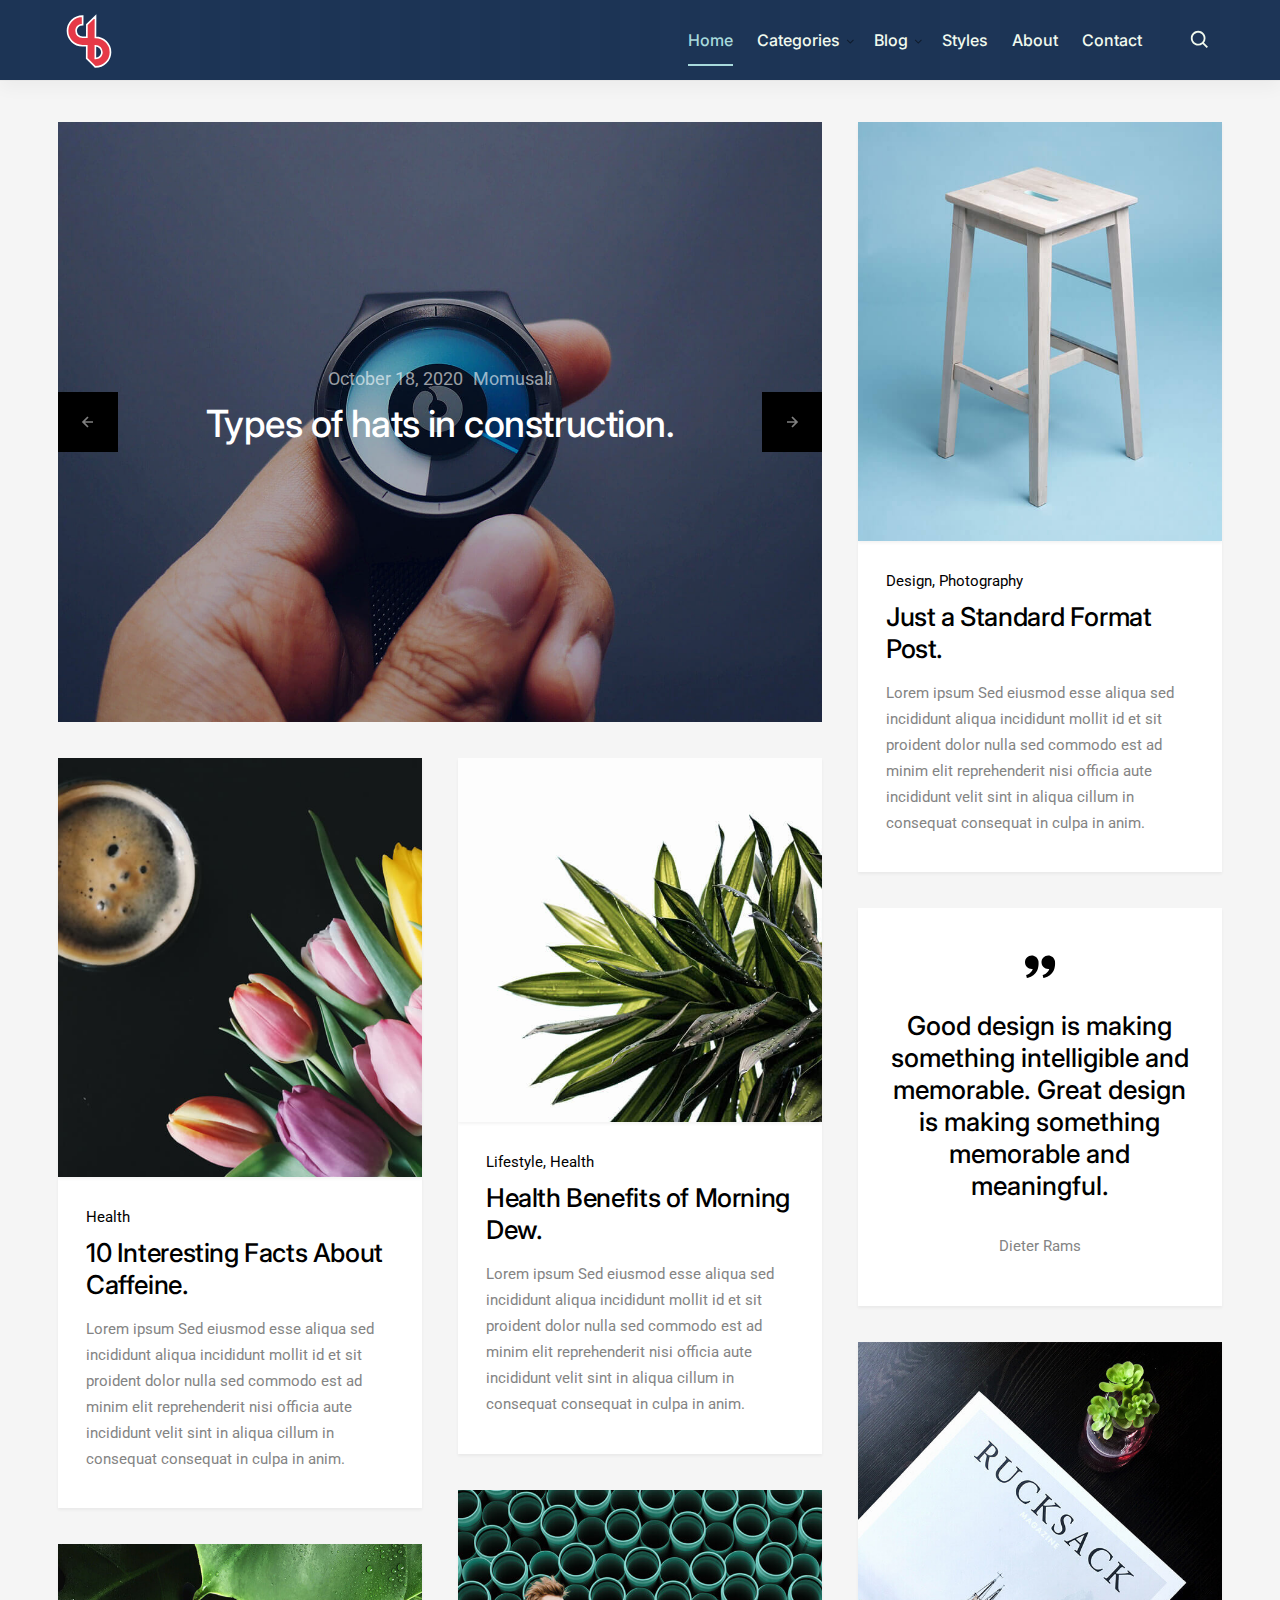
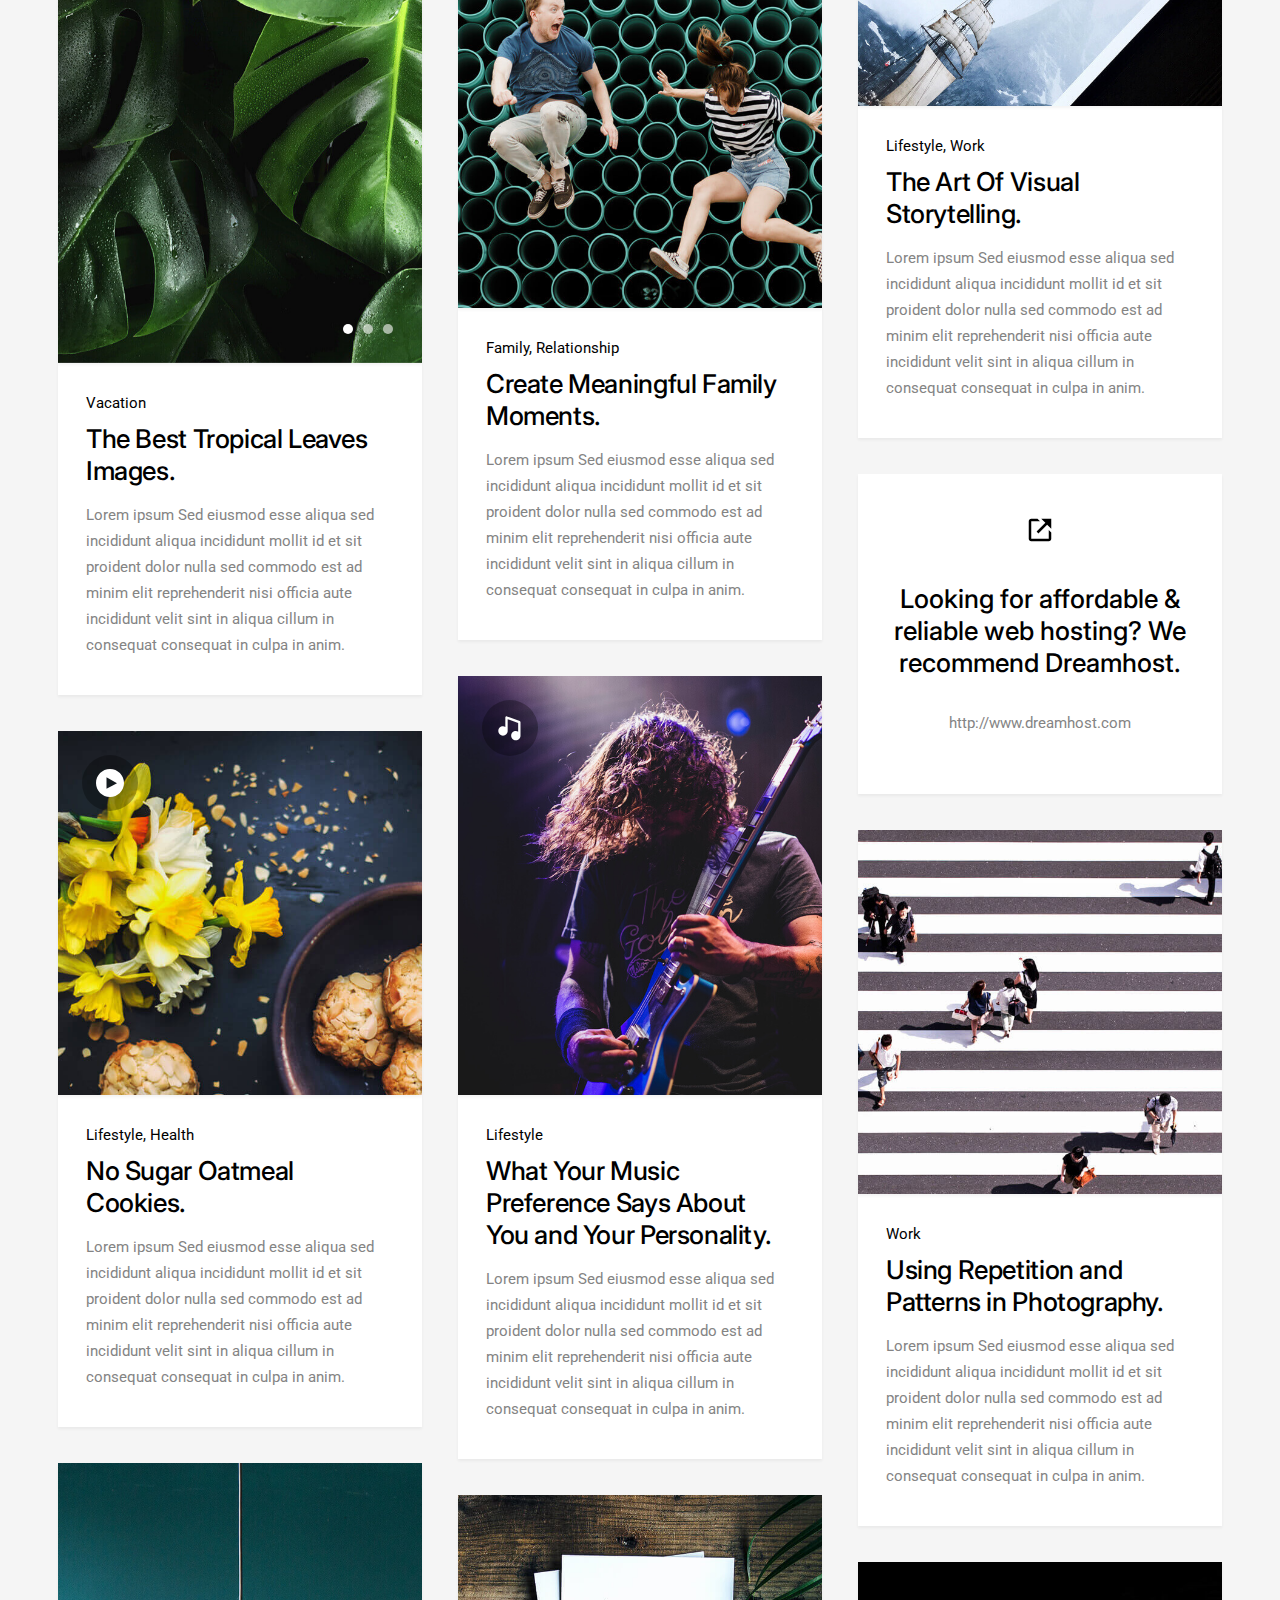
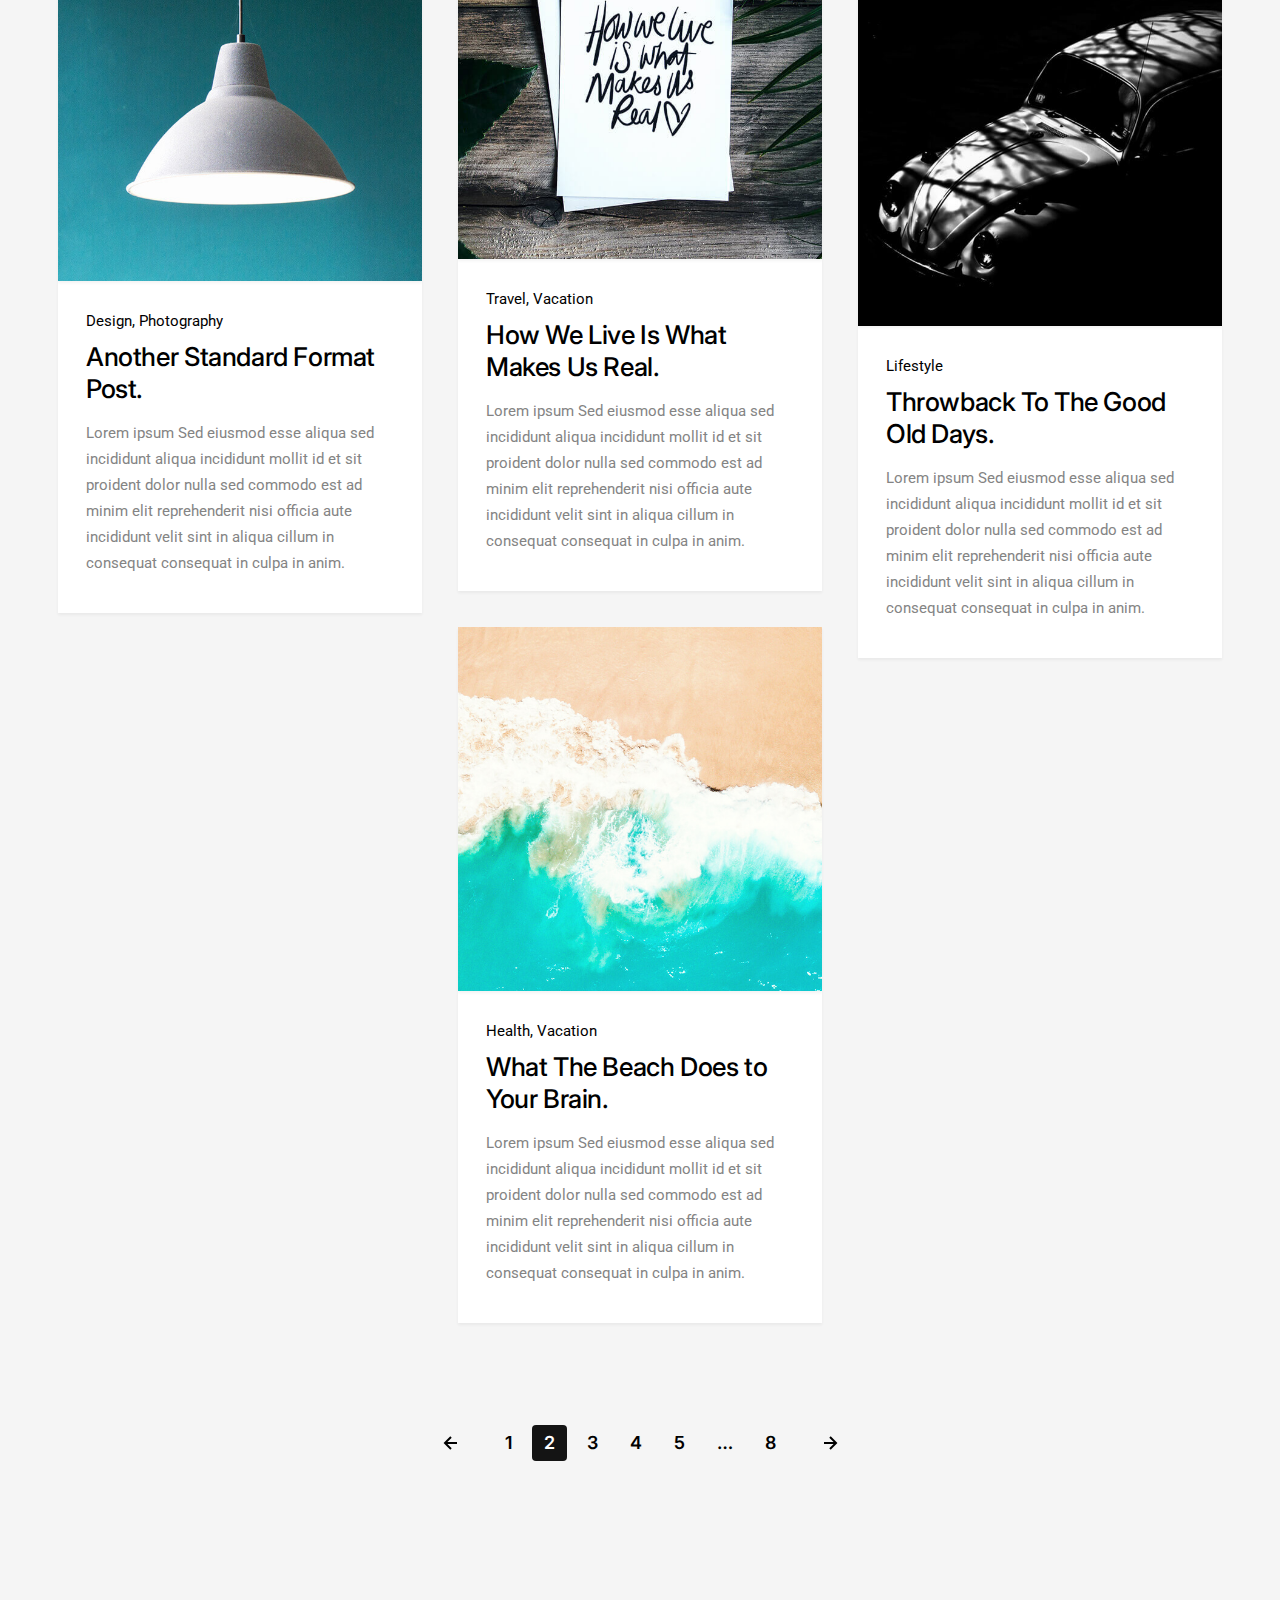
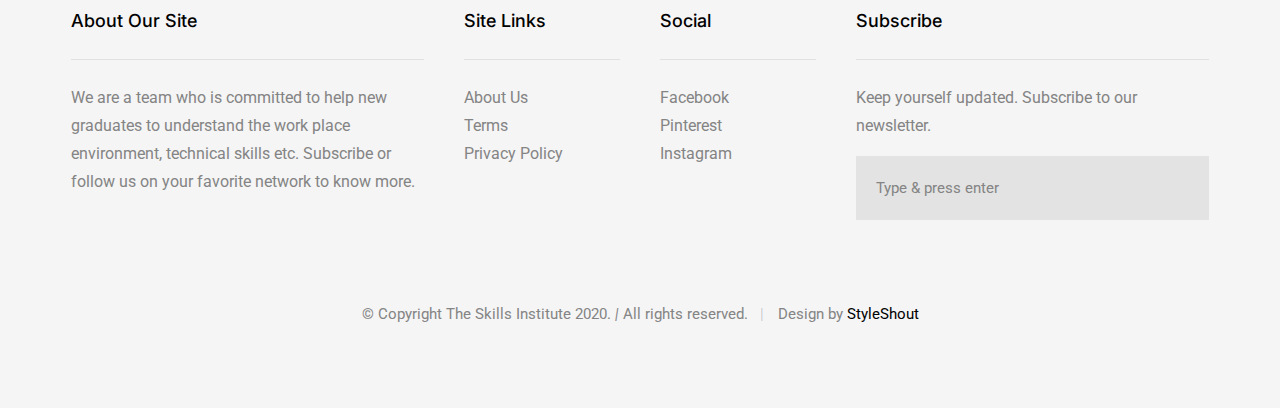
<file: index.html>
<!DOCTYPE html>
<html class="no-js" lang="en">

<head>

    <!--- basic page needs
    ================================================== -->
    <meta charset="utf-8">
    <title>The Skills Institute</title>
    <meta name="description" content="">
    <meta name="author" content="">

    <!-- mobile specific metas
    ================================================== -->
    <meta name="viewport" content="width=device-width, initial-scale=1">

    <!-- CSS
    ================================================== -->
    <link rel="stylesheet" href="css/styles.css">
    <link rel="stylesheet" href="css/vendor.css">

    <!-- script
    ================================================== -->
    <script src="js/modernizr.js"></script>

    <!-- favicons
    ================================================== -->
    <link rel="apple-touch-icon" sizes="180x180" href="SI 180x180.png">
    <link rel="icon" type="image/png" sizes="32x32" href="SI 32x32.png">
    <link rel="icon" type="image/png" sizes="16x16" href="SI 16x16.png">
    <link rel="manifest" href="site.webmanifest">

</head>

<body id="top">


    <!-- preloader
    ================================================== -->
    <div id="preloader">
        <div id="loader"></div>
    </div>


    <!-- header
    ================================================== -->
    <header class="s-header">

        <div class="row s-header__content">

            <div class="s-header__logo">
                <a class="logo" href="index.html">
                    <img src="images/logo.svg" alt="Homepage">
                </a>
            </div>

            <nav class="s-header__nav-wrap">

                <h2 class="s-header__nav-heading h6">Site Navigation</h2>

                <ul class="s-header__nav">
                    <li class="current"><a href="index.html" title="">Home</a></li>
                    <li class="has-children">
                        <a href="#0" title="">Categories</a>
                        <ul class="sub-menu">
                            <li><a href="category.html">Design</a></li>
                            <li><a href="category.html">Lifestyle</a></li>
                            <li><a href="category.html">Photography</a></li>
                            <li><a href="category.html">Vacation</a></li>
                            <li><a href="category.html">Work</a></li>
                            <li><a href="category.html">Health</a></li>
                            <li><a href="category.html">Family</a></li>
                            <li><a href="category.html">Relationship</a></li>
                        </ul>
                    </li>
                    <li class="has-children">
                        <a href="#0" title="">Blog</a>
                        <ul class="sub-menu">
                            <li><a href="single-video.html">Video Post</a></li>
                            <li><a href="single-audio.html">Audio Post</a></li>
                            <li><a href="single-gallery.html">Gallery Post</a></li>
                            <li><a href="single-standard.html">Standard Post</a></li>
                        </ul>
                    </li>
                    <li><a href="styles.html" title="">Styles</a></li>
                    <li><a href="about.html" title="">About</a></li>
                    <li><a href="contact.html" title="">Contact</a></li>
                </ul> <!-- end header__nav -->

                <a href="#0" title="Close Menu" class="s-header__overlay-close close-mobile-menu">Close</a>

            </nav> <!-- end header__nav-wrap -->

            <a class="s-header__toggle-menu" href="#0" title="Menu"><span>Menu</span></a>

            <div class="s-header__search">

                <form role="search" method="get" class="s-header__search-form" action="#">
                    <label>
                        <span class="hide-content">Search for:</span>
                        <input type="search" class="s-header__search-field" placeholder="Type Your Keywords" value=""
                            name="s" title="Search for:" autocomplete="off">
                    </label>
                    <input type="submit" class="s-header__search-submit" value="Search">
                </form>

                <a href="#0" title="Close Search" class="s-header__overlay-close">Close</a>

            </div> <!-- end search wrap -->

            <a class="s-header__search-trigger" href="#">
                <svg xmlns="http://www.w3.org/2000/svg" viewBox="0 0 24 24">
                    <path
                        d="M10 18a7.952 7.952 0 004.897-1.688l4.396 4.396 1.414-1.414-4.396-4.396A7.952 7.952 0 0018 10c0-4.411-3.589-8-8-8s-8 3.589-8 8 3.589 8 8 8zm0-14c3.309 0 6 2.691 6 6s-2.691 6-6 6-6-2.691-6-6 2.691-6 6-6z">
                    </path>
                </svg>
            </a>

        </div> <!-- end s-header__content -->

    </header> <!-- end header -->


    <!-- masonry
    ================================================== -->
    <section class="s-bricks">

        <div class="masonry">
            <div class="bricks-wrapper h-group">

                <div class="grid-sizer"></div>

                <div class="brick entry featured-grid animate-this">
                    <div class="entry__content">

                        <div class="featured-post-slider">

                            <div class="featured-post-slide">
                                <div class="f-slide">

                                    <div class="f-slide__background"
                                        style="background-image:url('images/thumbs/featured/featured-1.jpg');"></div>
                                    <div class="f-slide__overlay"></div>

                                    <div class="f-slide__content">
                                        <ul class="f-slide__meta">
                                            <li>October 18, 2020</li>
                                            <li><a href="#">Momusali</a></li>
                                        </ul>

                                        <h1 class="f-slide__title"><a href="types-of-hats-in-construction.html" title="">Types of hats in construction.</a></h1>
                                    </div>

                                </div> <!-- f-slide -->
                            </div> <!-- featured-post-slide -->

                            <div class="featured-post-slide">
                                <div class="f-slide">

                                    <div class="f-slide__background"
                                        style="background-image:url('images/thumbs/featured/featured-2.jpg');"></div>
                                    <div class="f-slide__overlay"></div>

                                    <div class="f-slide__content">
                                        <ul class="f-slide__meta">
                                            <li>September 06, 2020</li>
                                            <li><a href="#">Sakura Haruno</a></li>
                                        </ul>

                                        <h1 class="f-slide__title"><a href="single-standard.html" title="">Enhancing
                                                Your Designs with Negative Space</a></h1>
                                    </div>

                                </div> <!-- f-slide -->
                            </div> <!-- featured-post-slide -->

                            <div class="featured-post-slide">
                                <div class="f-slide">

                                    <div class="f-slide__background"
                                        style="background-image:url('images/thumbs/featured/featured-3.jpg');"></div>
                                    <div class="f-slide__overlay"></div>

                                    <div class="f-slide__content">
                                        <ul class="f-slide__meta">
                                            <li>September 05, 2020</li>
                                            <li><a href="#">Shikamaru Nara</a></li>
                                        </ul>

                                        <h1 class="f-slide__title"><a href="single-standard.html" title="">Music Album
                                                Cover Designs for Inspiration</a></h1>
                                    </div>

                                </div> <!-- f-slide -->
                            </div> <!-- featured-post-slide -->

                        </div> <!-- end feature post slider -->

                        <div class="featured-post-nav">
                            <button class="featured-post-nav__prev">
                                <svg xmlns="http://www.w3.org/2000/svg" width="24" height="24" viewBox="0 0 24 24">
                                    <path
                                        d="M12.707 17.293L8.414 13H18v-2H8.414l4.293-4.293-1.414-1.414L4.586 12l6.707 6.707z">
                                    </path>
                                </svg>
                            </button>
                            <button class="featured-post-nav__next">
                                <svg xmlns="http://www.w3.org/2000/svg" width="24" height="24" viewBox="0 0 24 24">
                                    <path
                                        d="M11.293 17.293l1.414 1.414L19.414 12l-6.707-6.707-1.414 1.414L15.586 11H6v2h9.586z">
                                    </path>
                                </svg>
                            </button>
                        </div> <!-- featured-post-nav -->

                    </div> <!-- end entry content -->
                </div> <!-- end entry, featured grid -->

                <article class="brick entry format-standard animate-this">

                    <div class="entry__thumb">
                        <a href="single-standard.html" class="thumb-link">
                            <img src="images/thumbs/masonry/woodcraft-600.jpg"
                                srcset="images/thumbs/masonry/woodcraft-600.jpg 1x, images/thumbs/masonry/woodcraft-1200.jpg 2x"
                                alt="">
                        </a>
                    </div> <!-- end entry__thumb -->

                    <div class="entry__text">
                        <div class="entry__header">

                            <div class="entry__meta">
                                <span class="entry__cat-links">
                                    <a href="#">Design</a>
                                    <a href="#">Photography</a>
                                </span>
                            </div>

                            <h1 class="entry__title"><a href="single-standard.html">Just a Standard Format Post.</a>
                            </h1>

                        </div>
                        <div class="entry__excerpt">
                            <p>
                                Lorem ipsum Sed eiusmod esse aliqua sed incididunt aliqua incididunt mollit id et sit
                                proident dolor nulla sed commodo est ad minim elit reprehenderit nisi officia aute
                                incididunt velit sint in aliqua cillum in consequat consequat in culpa in anim.
                            </p>
                        </div>
                    </div> <!-- end entry__text -->

                </article> <!-- end entry -->

                <article class="brick entry format-standard animate-this">

                    <div class="entry__thumb">
                        <a href="single-standard.html" class="thumb-link">
                            <img src="images/thumbs/masonry/tulips-600.jpg"
                                srcset="images/thumbs/masonry/tulips-600.jpg 1x, images/thumbs/masonry/tulips-1200.jpg 2x"
                                alt="">
                        </a>
                    </div> <!-- end entry__thumb -->

                    <div class="entry__text">
                        <div class="entry__header">

                            <div class="entry__meta">
                                <span class="entry__cat-links">
                                    <a href="#">Health</a>
                                </span>
                            </div>

                            <h1 class="entry__title"><a href="single-standard.html">10 Interesting Facts About
                                    Caffeine.</a></h1>

                        </div>
                        <div class="entry__excerpt">
                            <p>
                                Lorem ipsum Sed eiusmod esse aliqua sed incididunt aliqua incididunt mollit id et sit
                                proident dolor nulla sed commodo est ad minim elit reprehenderit nisi officia aute
                                incididunt velit sint in aliqua cillum in consequat consequat in culpa in anim.
                            </p>
                        </div>
                    </div> <!-- end entry__text -->

                </article> <!-- end article -->

                <article class="brick entry format-standard animate-this">

                    <div class="entry__thumb">
                        <a href="single-standard.html" class="thumb-link">
                            <img src="images/thumbs/masonry/dew-600.jpg"
                                srcset="images/thumbs/masonry/dew-600.jpg 1x, images/thumbs/masonry/dew-1200.jpg 2x"
                                alt="">
                        </a>
                    </div> <!-- end entry__thumb -->

                    <div class="entry__text">
                        <div class="entry__header">

                            <div class="entry__meta">
                                <span class="entry__cat-links">
                                    <a href="#">Lifestyle</a>
                                    <a href="#">Health</a>
                                </span>
                            </div>

                            <h1 class="entry__title"><a href="single-standard.html">Health Benefits of Morning Dew.</a>
                            </h1>

                        </div>
                        <div class="entry__excerpt">
                            <p>
                                Lorem ipsum Sed eiusmod esse aliqua sed incididunt aliqua incididunt mollit id et sit
                                proident dolor nulla sed commodo est ad minim elit reprehenderit nisi officia aute
                                incididunt velit sint in aliqua cillum in consequat consequat in culpa in anim.
                            </p>
                        </div>
                    </div> <!-- end entry__text -->

                </article> <!-- end article -->

                <article class="brick entry format-quote animate-this">

                    <div class="entry__thumb">
                        <blockquote>
                            <p>Good design is making something intelligible and memorable. Great design is making
                                something memorable and meaningful.</p>

                            <cite>Dieter Rams</cite>
                        </blockquote>
                    </div>

                </article> <!-- end article -->

                <article class="brick entry format-standard animate-this">

                    <div class="entry__thumb">
                        <a href="single-standard.html" class="thumb-link">
                            <img src="images/thumbs/masonry/rucksack-600.jpg"
                                srcset="images/thumbs/masonry/rucksack-600.jpg 1x, images/thumbs/masonry/rucksack-1200.jpg 2x"
                                alt="">
                        </a>
                    </div> <!-- end entry__thumb -->

                    <div class="entry__text">
                        <div class="entry__header">

                            <div class="entry__meta">
                                <span class="entry__cat-links">
                                    <a href="#">Lifestyle</a>
                                    <a href="#">Work</a>
                                </span>
                            </div>

                            <h1 class="entry__title"><a href="single-standard.html">The Art Of Visual Storytelling.</a>
                            </h1>

                        </div>
                        <div class="entry__excerpt">
                            <p>
                                Lorem ipsum Sed eiusmod esse aliqua sed incididunt aliqua incididunt mollit id et sit
                                proident dolor nulla sed commodo est ad minim elit reprehenderit nisi officia aute
                                incididunt velit sint in aliqua cillum in consequat consequat in culpa in anim.
                            </p>
                        </div>
                    </div> <!-- end entry__text -->

                </article> <!-- end article -->

                <article class="brick entry format-standard animate-this">

                    <div class="entry__thumb">
                        <a href="single-standard.html" class="thumb-link">
                            <img src="images/thumbs/masonry/jump-600.jpg"
                                srcset="images/thumbs/masonry/jump-600.jpg 1x, images/thumbs/masonry/jump-1200.jpg 2x"
                                alt="">
                        </a>
                    </div> <!-- end entry__thumb -->

                    <div class="entry__text">
                        <div class="entry__header">

                            <div class="entry__meta">
                                <span class="entry__cat-links">
                                    <a href="#">Family</a>
                                    <a href="#">Relationship</a>
                                </span>
                            </div>

                            <h1 class="entry__title"><a href="single-standard.html">Create Meaningful Family
                                    Moments.</a></h1>

                        </div>
                        <div class="entry__excerpt">
                            <p>
                                Lorem ipsum Sed eiusmod esse aliqua sed incididunt aliqua incididunt mollit id et sit
                                proident dolor nulla sed commodo est ad minim elit reprehenderit nisi officia aute
                                incididunt velit sint in aliqua cillum in consequat consequat in culpa in anim.
                            </p>
                        </div>
                    </div> <!-- end entry__text -->

                </article> <!-- end article -->

                <article class="brick entry format-gallery animate-this">

                    <div class="entry__thumb slider">
                        <div class="slider__slides">
                            <div class="slider__slide">
                                <img src="images/thumbs/masonry/gallery/slide-1-600.jpg"
                                    srcset="images/thumbs/masonry/gallery/slide-1-600.jpg 1x, images/thumbs/masonry/gallery/slide-1-1200.jpg 2x"
                                    alt="">
                            </div>
                            <div class="slider__slide">
                                <img src="images/thumbs/masonry/gallery/slide-2-600.jpg"
                                    srcset="images/thumbs/masonry/gallery/slide-2-600.jpg 1x, images/thumbs/masonry/gallery/slide-2-1200.jpg 2x"
                                    alt="">
                            </div>
                            <div class="slider__slide">
                                <img src="images/thumbs/masonry/gallery/slide-3-600.jpg"
                                    srcset="images/thumbs/masonry/gallery/slide-3-600.jpg 1x, images/thumbs/masonry/gallery/slide-3-1200.jpg 2x"
                                    alt="">
                            </div>
                        </div>
                    </div> <!-- end entry__thumb -->

                    <div class="entry__text">
                        <div class="entry__header">

                            <div class="entry__meta">
                                <span class="entry__cat-links">
                                    <a href="#">Vacation</a>
                                </span>
                            </div>

                            <h1 class="entry__title"><a href="single-gallery.html">The Best Tropical Leaves Images.</a>
                            </h1>

                        </div>
                        <div class="entry__excerpt">
                            <p>
                                Lorem ipsum Sed eiusmod esse aliqua sed incididunt aliqua incididunt mollit id et sit
                                proident dolor nulla sed commodo est ad minim elit reprehenderit nisi officia aute
                                incididunt velit sint in aliqua cillum in consequat consequat in culpa in anim.
                            </p>
                        </div>
                    </div> <!-- end entry__text -->

                </article> <!-- end article -->

                <article class="brick entry format-link animate-this">

                    <div class="entry__thumb">
                        <div class="link-wrap">
                            <p>Looking for affordable &amp; reliable web hosting? We recommend Dreamhost.</p>
                            <cite>
                                <a target="_blank"
                                    href="http://www.dreamhost.com/r.cgi?287326">http://www.dreamhost.com</a>
                            </cite>
                        </div>
                    </div> <!-- end entry__thumb -->

                </article> <!-- end article -->

                <article class="brick entry format-audio animate-this">

                    <div class="entry__thumb">
                        <a href="single-audio.html" class="thumb-link">
                            <img src="images/thumbs/masonry/guitarist-600.jpg"
                                srcset="images/thumbs/masonry/guitarist-600.jpg 1x, images/thumbs/masonry/guitarist-1200.jpg 2x"
                                alt="">
                        </a>
                    </div> <!-- end entry--thumb -->

                    <div class="entry__text">
                        <div class="entry__header">

                            <div class="entry__meta">
                                <span class="entry__cat-links">
                                    <a href="#">Lifestyle</a>
                                </span>
                            </div>

                            <h1 class="entry__title"><a href="single-audio.html">What Your Music Preference Says About
                                    You and Your Personality.</a></h1>

                        </div>
                        <div class="entry__excerpt">
                            <p>
                                Lorem ipsum Sed eiusmod esse aliqua sed incididunt aliqua incididunt mollit id et sit
                                proident dolor nulla sed commodo est ad minim elit reprehenderit nisi officia aute
                                incididunt velit sint in aliqua cillum in consequat consequat in culpa in anim.
                            </p>
                        </div>
                    </div> <!-- end entry__text -->

                </article> <!-- end article -->

                <article class="brick entry format-video animate-this">

                    <div class="entry__thumb video-image">
                        <a href="https://player.vimeo.com/video/117310401?color=ffffff&title=0&byline=0&portrait=0"
                            data-lity class="thumb-link">
                            <img src="images/thumbs/masonry/cookies-600.jpg"
                                srcset="images/thumbs/masonry/cookies-600.jpg 1x, images/thumbs/masonry/cookies-1200.jpg 2x"
                                alt="">
                        </a>
                    </div> <!-- end entry__thumb -->

                    <div class="entry__text">
                        <div class="entry__header">

                            <div class="entry__meta">
                                <span class="entry__cat-links">
                                    <a href="#">Lifestyle</a>
                                    <a href="#">Health</a>
                                </span>
                            </div>

                            <h1 class="entry__title"><a href="single-video.html">No Sugar Oatmeal Cookies.</a></h1>

                        </div>
                        <div class="entry__excerpt">
                            <p>
                                Lorem ipsum Sed eiusmod esse aliqua sed incididunt aliqua incididunt mollit id et sit
                                proident dolor nulla sed commodo est ad minim elit reprehenderit nisi officia aute
                                incididunt velit sint in aliqua cillum in consequat consequat in culpa in anim.
                            </p>
                        </div>
                    </div> <!-- end entry__text -->

                </article> <!-- end article -->

                <article class="brick entry format-standard animate-this">

                    <div class="entry__thumb">
                        <a href="single-standard.html" class="thumb-link">
                            <img src="images/thumbs/masonry/walk-600.jpg"
                                srcset="images/thumbs/masonry/walk-600.jpg 1x, images/thumbs/masonry/walk-1200.jpg 2x"
                                alt="">
                        </a>
                    </div> <!-- end entry__thumb -->

                    <div class="entry__text">
                        <div class="entry__header">

                            <div class="entry__meta">
                                <span class="entry__cat-links">
                                    <a href="#">Work</a>
                                </span>
                            </div>

                            <h1 class="entry__title"><a href="single-standard.html">Using Repetition and Patterns in
                                    Photography.</a></h1>

                        </div>
                        <div class="entry__excerpt">
                            <p>
                                Lorem ipsum Sed eiusmod esse aliqua sed incididunt aliqua incididunt mollit id et sit
                                proident dolor nulla sed commodo est ad minim elit reprehenderit nisi officia aute
                                incididunt velit sint in aliqua cillum in consequat consequat in culpa in anim.
                            </p>
                        </div>
                    </div> <!-- end entry__text -->

                </article> <!-- end article -->

                <article class="brick entry format standard animate-this">

                    <div class="entry__thumb">
                        <a href="single-standard.html" class="thumb-link">
                            <img src="images/thumbs/masonry/lamp-600.jpg"
                                srcset="images/thumbs/masonry/lamp-600.jpg 1x, images/thumbs/masonry/lamp-1200.jpg 2x"
                                alt="">
                        </a>
                    </div> <!-- end entry__thumb -->

                    <div class="entry__text">
                        <div class="entry__header">

                            <div class="entry__meta">
                                <span class="entry__cat-links">
                                    <a href="#">Design</a>
                                    <a href="#">Photography</a>
                                </span>
                            </div>

                            <h1 class="entry__title"><a href="single-standard.html">Another Standard Format Post.</a>
                            </h1>

                        </div>
                        <div class="entry__excerpt">
                            <p>
                                Lorem ipsum Sed eiusmod esse aliqua sed incididunt aliqua incididunt mollit id et sit
                                proident dolor nulla sed commodo est ad minim elit reprehenderit nisi officia aute
                                incididunt velit sint in aliqua cillum in consequat consequat in culpa in anim.
                            </p>
                        </div>
                    </div> <!-- end entry__text -->

                </article> <!-- end article -->

                <article class="brick entry format-standard animate-this">

                    <div class="entry__thumb">
                        <a href="single-standard.html" class="thumb-link">
                            <img src="images/thumbs/masonry/real-600.jpg"
                                srcset="images/thumbs/masonry/real-600.jpg 1x, images/thumbs/masonry/real-1200.jpg 2x"
                                alt="">
                        </a>
                    </div> <!-- end entry__thumb -->

                    <div class="entry__text">
                        <div class="entry__header">

                            <div class="entry__meta">
                                <span class="entry__cat-links">
                                    <a href="#">Travel</a>
                                    <a href="#">Vacation</a>
                                </span>
                            </div>

                            <h1 class="entry__title"><a href="single-standard.html">How We Live Is What Makes Us
                                    Real.</a></h1>

                        </div>
                        <div class="entry__excerpt">
                            <p>
                                Lorem ipsum Sed eiusmod esse aliqua sed incididunt aliqua incididunt mollit id et sit
                                proident dolor nulla sed commodo est ad minim elit reprehenderit nisi officia aute
                                incididunt velit sint in aliqua cillum in consequat consequat in culpa in anim.
                            </p>
                        </div>
                    </div> <!-- end entry__text -->

                </article> <!-- end article -->

                <article class="brick entry format-standard animate-this">

                    <div class="entry__thumb">
                        <a href="single-standard.html" class="thumb-link">
                            <img src="images/thumbs/masonry/beetle-600.jpg"
                                srcset="images/thumbs/masonry/beetle-600.jpg 1x, images/thumbs/masonry/beetle-1200.jpg 2x"
                                alt="">
                        </a>
                    </div> <!-- end entry__thumb -->

                    <div class="entry__text">
                        <div class="entry__header">

                            <div class="entry__meta">
                                <span class="entry__cat-links">
                                    <a href="#">Lifestyle</a>
                                </span>
                            </div>

                            <h1 class="entry__title"><a href="single-standard.html">Throwback To The Good Old Days.</a>
                            </h1>

                        </div>
                        <div class="entry__excerpt">
                            <p>
                                Lorem ipsum Sed eiusmod esse aliqua sed incididunt aliqua incididunt mollit id et sit
                                proident dolor nulla sed commodo est ad minim elit reprehenderit nisi officia aute
                                incididunt velit sint in aliqua cillum in consequat consequat in culpa in anim.
                            </p>
                        </div>
                    </div> <!-- end entry__text -->

                </article> <!-- end article -->

                <article class="brick entry format-standard animate-this">

                    <div class="entry__thumb">
                        <a href="single-standard.html" class="thumb-link">
                            <img src="images/thumbs/masonry/seashore-600.jpg"
                                srcset="images/thumbs/masonry/seashore-600.jpg 1x, images/thumbs/masonry/seashore-1200.jpg 2x"
                                alt="">
                        </a>
                    </div> <!-- end entry__thumb -->

                    <div class="entry__text">
                        <div class="entry__header">

                            <div class="entry__meta">
                                <span class="entry__cat-links">
                                    <a href="#">Health</a>
                                    <a href="#">Vacation</a>
                                </span>
                            </div>

                            <h1 class="entry__title"><a href="single-standard.html">What The Beach Does to Your
                                    Brain.</a></h1>

                        </div>
                        <div class="entry__excerpt">
                            <p>
                                Lorem ipsum Sed eiusmod esse aliqua sed incididunt aliqua incididunt mollit id et sit
                                proident dolor nulla sed commodo est ad minim elit reprehenderit nisi officia aute
                                incididunt velit sint in aliqua cillum in consequat consequat in culpa in anim.
                            </p>
                        </div>
                    </div> <!-- end entry__text -->

                </article> <!-- end article -->

            </div> <!-- end brick-wrapper -->

        </div> <!-- end masonry -->

        <div class="row">
            <div class="column large-12">
                <nav class="pgn">
                    <ul>
                        <li>
                            <a class="pgn__prev" href="#0">
                                <svg xmlns="http://www.w3.org/2000/svg" width="24" height="24" viewBox="0 0 24 24">
                                    <path
                                        d="M12.707 17.293L8.414 13H18v-2H8.414l4.293-4.293-1.414-1.414L4.586 12l6.707 6.707z">
                                    </path>
                                </svg>
                            </a>
                        </li>
                        <li><a class="pgn__num" href="#0">1</a></li>
                        <li><span class="pgn__num current">2</span></li>
                        <li><a class="pgn__num" href="#0">3</a></li>
                        <li><a class="pgn__num" href="#0">4</a></li>
                        <li><a class="pgn__num" href="#0">5</a></li>
                        <li><span class="pgn__num dots">…</span></li>
                        <li><a class="pgn__num" href="#0">8</a></li>
                        <li>
                            <a class="pgn__next" href="#0">
                                <svg xmlns="http://www.w3.org/2000/svg" width="24" height="24" viewBox="0 0 24 24">
                                    <path
                                        d="M11.293 17.293l1.414 1.414L19.414 12l-6.707-6.707-1.414 1.414L15.586 11H6v2h9.586z">
                                    </path>
                                </svg>
                            </a>
                        </li>
                    </ul>
                </nav> <!-- end pgn -->
            </div> <!-- end column -->
        </div> <!-- end row -->

    </section> <!-- end s-bricks -->


    <!-- footer
    ================================================== -->
    <footer class="s-footer">

        <div class="s-footer__main">

            <div class="row">

                <div class="column large-4 medium-6 tab-12 s-footer__info">

                    <h5>About Our Site</h5>

                    <p>
                        We are a team who is committed to help new graduates to understand the work place environment, technical skills etc. Subscribe or follow us on your favorite network to know more.
                    </p>

                </div> <!-- end s-footer__info -->

                <div class="column large-2 medium-3 tab-6 s-footer__site-links">

                    <h5>Site Links</h5>

                    <ul>
                        <li><a href="about.html">About Us</a></li>
                        <!--<li><a href="blog.html">Blog</a></li>
                        <li><a href="#0">FAQ</a></li>-->
                        <li><a href="#0">Terms</a></li>
                        <li><a href="#0">Privacy Policy</a></li>
                    </ul>

                </div> <!-- end s-footer__site-links -->

                <div class="column large-2 medium-3 tab-6 s-footer__social-links">

                    <h5>Social</h5>

                    <ul>
                        <!--<li><a href="#0">Twitter</a></li>-->
                        <li><a href="faceboook.com/theskillsin">Facebook</a></li>
                        <!--<li><a href="#0">Dribbble</a></li>-->
                        <li><a href="pinterest.com/theskillsin">Pinterest</a></li>
                        <li><a href="instagram.com/theskillsin">Instagram</a></li>
                    </ul>

                </div> <!-- end s-footer__social links -->

                <div class="column large-4 medium-12 s-footer__subscribe">

                    <h5>Subscribe</h5>

                    <p>Keep yourself updated. Subscribe to our newsletter.</p>

                    <div class="subscribe-form">

                        <form id="mc-form" class="group" novalidate="true">

                            <input type="email" value="" name="dEmail" class="email" id="mc-email"
                                placeholder="Type &amp; press enter" required="">

                            <input type="submit" name="subscribe">

                            <label for="mc-email" class="subscribe-message"></label>

                        </form>

                    </div>

                </div> <!-- end s-footer__subscribe -->

            </div> <!-- end row -->

        </div> <!-- end s-footer__main -->

        <div class="s-footer__bottom">
            <div class="row">
                <div class="column">
                    <div class="ss-copyright">
                        <span>© Copyright The Skills Institute 2020. <em>|</em> All rights reserved.</span>
                        <span>Design by <a href="https://www.styleshout.com/">StyleShout</a></span>
                    </div> <!-- end ss-copyright -->
                </div>
            </div>

            <div class="ss-go-top">
                <a class="smoothscroll" title="Back to Top" href="#top">
                    <svg xmlns="http://www.w3.org/2000/svg" viewBox="0 0 24 24">
                        <path d="M6 4h12v2H6zm5 10v6h2v-6h5l-6-6-6 6z" /></svg>
                </a>
            </div> <!-- end ss-go-top -->
        </div> <!-- end s-footer__bottom -->

    </footer> <!-- end s-footer -->


    <!-- Java Script
   ================================================== -->
    <script src="js/jquery-3.2.1.min.js"></script>
    <script src="js/plugins.js"></script>
    <script src="js/main.js"></script>

</body>

</html>
</file>
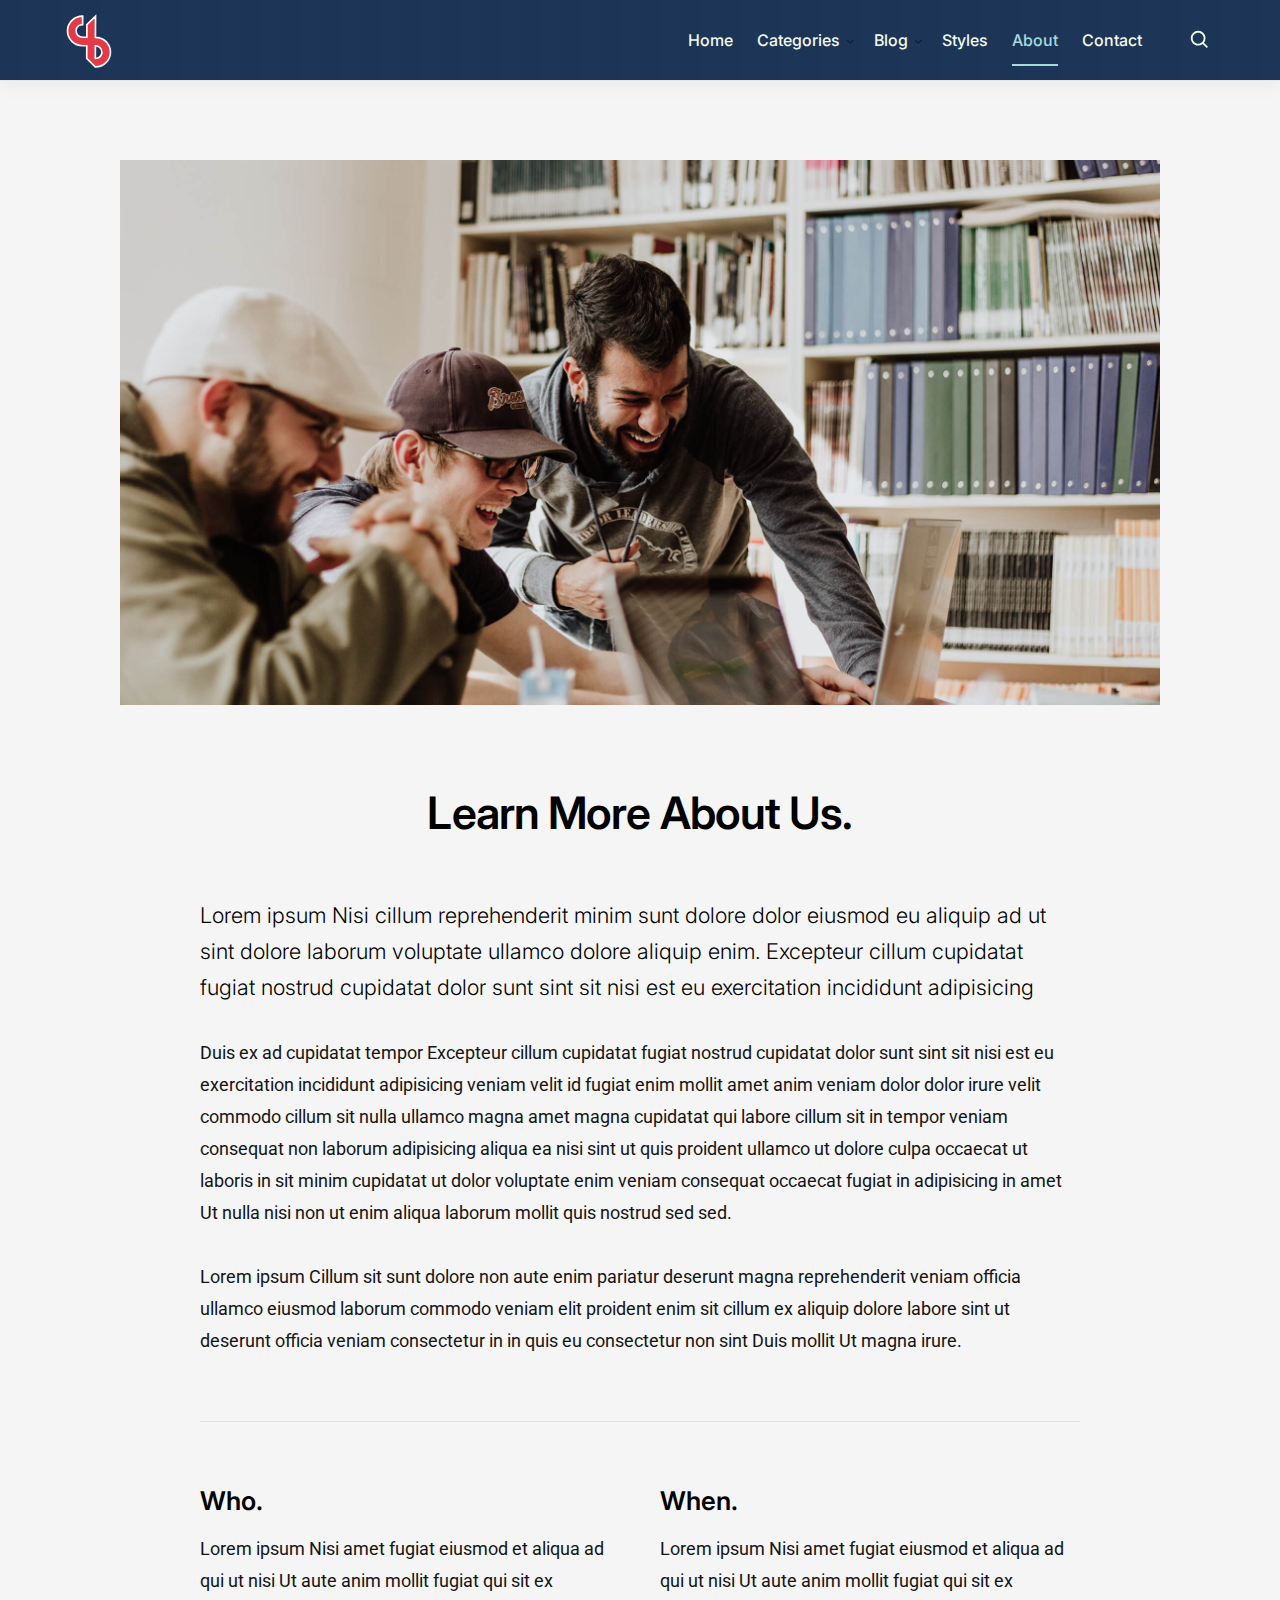
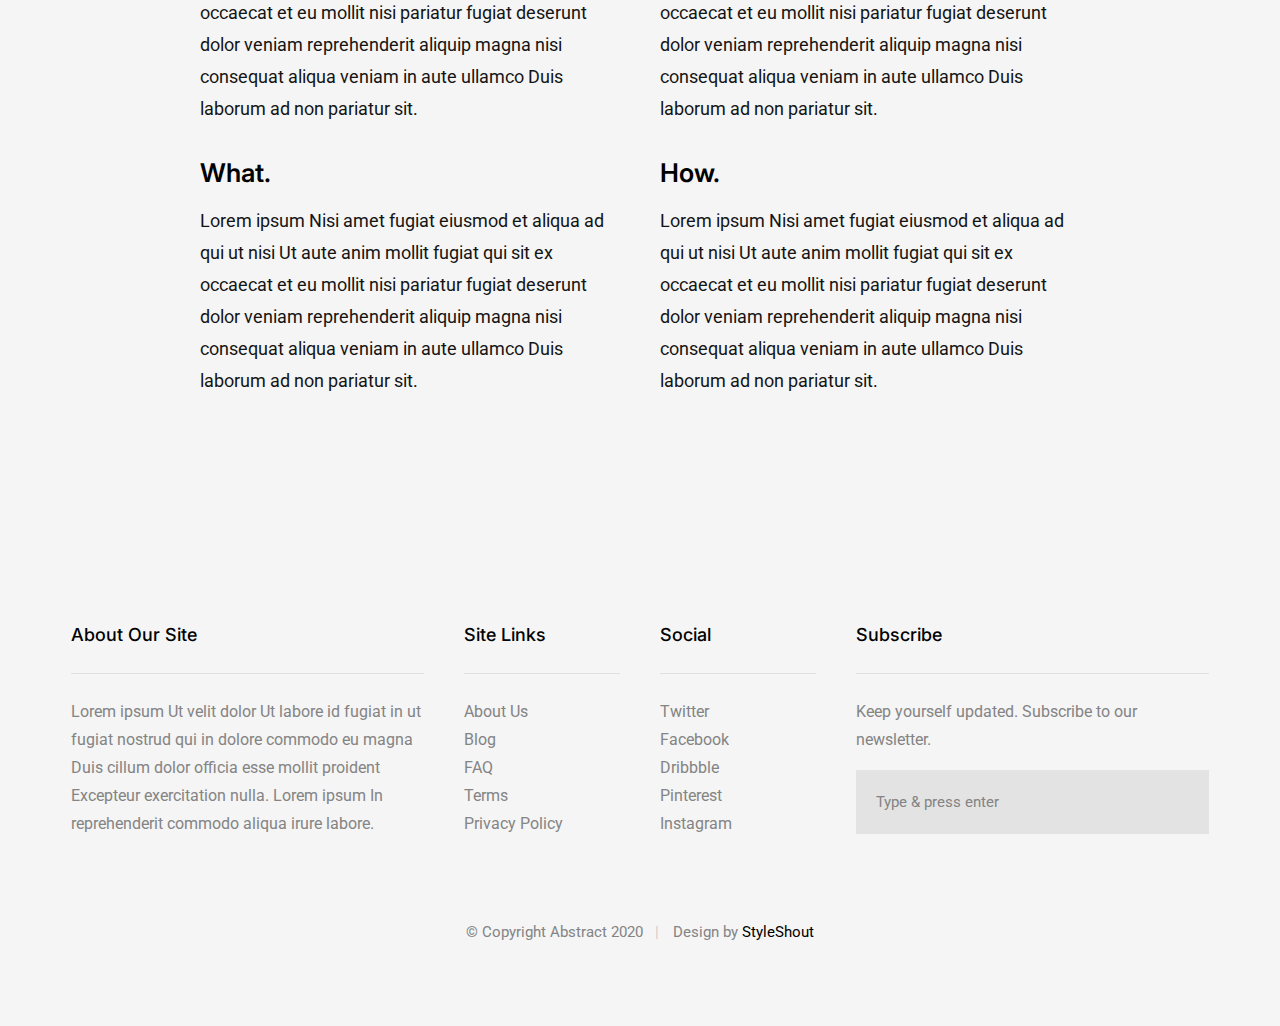
<file: about.html>
<!DOCTYPE html>
<html class="no-js" lang="en">
<head>

    <!--- basic page needs
    ================================================== -->
    <meta charset="utf-8">
    <title>About - Abstract</title>
    <meta name="description" content="">
    <meta name="author" content="">

   <!-- mobile specific metas
    ================================================== -->
    <meta name="viewport" content="width=device-width, initial-scale=1">

    <!-- CSS
    ================================================== -->
    <link rel="stylesheet" href="css/styles.css">
    <link rel="stylesheet" href="css/vendor.css">

    <!-- script
    ================================================== -->
    <script src="js/modernizr.js"></script>

    <!-- favicons
    ================================================== -->
    <link rel="apple-touch-icon" sizes="180x180" href="apple-touch-icon.png">
    <link rel="icon" type="image/png" sizes="32x32" href="favicon-32x32.png">
    <link rel="icon" type="image/png" sizes="16x16" href="favicon-16x16.png">
    <link rel="manifest" href="site.webmanifest">

</head>

<body id="top">


    <!-- preloader
    ================================================== -->
    <div id="preloader">
        <div id="loader"></div>
    </div>


    <!-- header
    ================================================== -->
    <header class="s-header">

        <div class="row s-header__content">

            <div class="s-header__logo">
                <a class="logo" href="index.html">
                    <img src="images/logo.svg" alt="Homepage">
                </a>
            </div>

            <nav class="s-header__nav-wrap">

                <h2 class="s-header__nav-heading h6">Site Navigation</h2>

                <ul class="s-header__nav">
                    <li><a href="index.html" title="">Home</a></li>
                    <li class="has-children">
                        <a href="#0" title="">Categories</a>
                        <ul class="sub-menu">
                            <li><a href="category.html">Design</a></li>
                            <li><a href="category.html">Lifestyle</a></li>
                            <li><a href="category.html">Photography</a></li>
                            <li><a href="category.html">Vacation</a></li>
                            <li><a href="category.html">Work</a></li>
                            <li><a href="category.html">Health</a></li>
                            <li><a href="category.html">Family</a></li>
                            <li><a href="category.html">Relationship</a></li>
                        </ul>
                    </li>
                    <li class="has-children">
                        <a href="#0" title="">Blog</a>
                        <ul class="sub-menu">
                        <li><a href="single-video.html">Video Post</a></li>
                        <li><a href="single-audio.html">Audio Post</a></li>
                        <li><a href="single-gallery.html">Gallery Post</a></li>
                        <li><a href="single-standard.html">Standard Post</a></li>
                        </ul>
                    </li>
                    <li><a href="styles.html" title="">Styles</a></li>
                    <li class="current"><a href="about.html" title="">About</a></li>
                    <li><a href="contact.html" title="">Contact</a></li>
                </ul> <!-- end header__nav -->

                <a href="#0" title="Close Menu" class="s-header__overlay-close close-mobile-menu">Close</a>

            </nav> <!-- end header__nav-wrap -->
                   
            <a class="s-header__toggle-menu" href="#0" title="Menu"><span>Menu</span></a>
            
            <div class="s-header__search">
                    
                <form role="search" method="get" class="s-header__search-form" action="#">
                    <label>
                        <span class="hide-content">Search for:</span>
                        <input type="search" class="s-header__search-field" placeholder="Type Your Keywords" value="" name="s" title="Search for:" autocomplete="off">
                    </label>
                    <input type="submit" class="s-header__search-submit" value="Search">
                </form>

                <a href="#0" title="Close Search" class="s-header__overlay-close">Close</a>

            </div> <!-- end search wrap -->	

            <a class="s-header__search-trigger" href="#">
                <svg xmlns="http://www.w3.org/2000/svg" viewBox="0 0 24 24"><path d="M10 18a7.952 7.952 0 004.897-1.688l4.396 4.396 1.414-1.414-4.396-4.396A7.952 7.952 0 0018 10c0-4.411-3.589-8-8-8s-8 3.589-8 8 3.589 8 8 8zm0-14c3.309 0 6 2.691 6 6s-2.691 6-6 6-6-2.691-6-6 2.691-6 6-6z"></path></svg>
            </a>

        </div> <!-- end s-header__content -->

    </header> <!-- end header -->


    <!-- content
    ================================================== -->
    <section class="s-content">
        <div class="row">
            <div class="column large-12">

                <section>

                    <div class="s-content__media">
                        <img src="images/thumbs/about/about-1050.jpg" 
                             srcset="images/thumbs/about/about-2100.jpg 2100w, 
                                     images/thumbs/about/about-1050.jpg 1050w, 
                                     images/thumbs/about/about-525.jpg 525w" sizes="(max-width: 2100px) 100vw, 2100px" alt="">
                    </div> <!-- end s-content__media -->

                    <div class="s-content__primary">

                        <h1 class="s-content__title">Learn More About Us.</h1>	

                        <p class="lead">Lorem ipsum Nisi cillum reprehenderit minim sunt dolore dolor eiusmod eu aliquip ad ut sint dolore laborum voluptate ullamco dolore aliquip enim. Excepteur cillum cupidatat fugiat nostrud cupidatat dolor sunt sint sit nisi est eu exercitation incididunt adipisicing</p> 

                        <p>Duis ex ad cupidatat tempor Excepteur cillum cupidatat fugiat nostrud cupidatat dolor sunt sint sit nisi est eu exercitation incididunt adipisicing veniam velit id fugiat enim mollit amet anim veniam dolor dolor irure velit commodo cillum sit nulla ullamco magna amet magna cupidatat qui labore cillum sit in tempor veniam consequat non laborum adipisicing aliqua ea nisi sint ut quis proident ullamco ut dolore culpa occaecat ut laboris in sit minim cupidatat ut dolor voluptate enim veniam consequat occaecat fugiat in adipisicing in amet Ut nulla nisi non ut enim aliqua laborum mollit quis nostrud sed sed.</p>

                        <p>Lorem ipsum Cillum sit sunt dolore non aute enim pariatur deserunt magna reprehenderit veniam officia ullamco eiusmod laborum commodo veniam elit proident enim sit cillum ex aliquip dolore labore sint ut deserunt officia veniam consectetur in in quis eu consectetur non sint Duis mollit Ut magna irure.</p>

                        <hr>

                        <div class="row block-large-1-2 block-tab-full s-content__blocks">
                            <div class="column">
                                <h4>Who.</h4>
                                <p>Lorem ipsum Nisi amet fugiat eiusmod et aliqua ad qui ut nisi Ut aute anim mollit fugiat qui sit ex occaecat et eu mollit nisi pariatur fugiat deserunt dolor veniam reprehenderit aliquip magna nisi consequat aliqua veniam in aute ullamco Duis laborum ad non pariatur sit.</p>
                            </div>

                            <div class="column">
                                <h4>When.</h4>
                                <p>Lorem ipsum Nisi amet fugiat eiusmod et aliqua ad qui ut nisi Ut aute anim mollit fugiat qui sit ex occaecat et eu mollit nisi pariatur fugiat deserunt dolor veniam reprehenderit aliquip magna nisi consequat aliqua veniam in aute ullamco Duis laborum ad non pariatur sit.</p>
                            </div>

                            <div class="column">
                                <h4>What.</h4>
                                <p>Lorem ipsum Nisi amet fugiat eiusmod et aliqua ad qui ut nisi Ut aute anim mollit fugiat qui sit ex occaecat et eu mollit nisi pariatur fugiat deserunt dolor veniam reprehenderit aliquip magna nisi consequat aliqua veniam in aute ullamco Duis laborum ad non pariatur sit.</p>
                            </div>

                            <div class="column">
                                <h4>How.</h4>
                                <p>Lorem ipsum Nisi amet fugiat eiusmod et aliqua ad qui ut nisi Ut aute anim mollit fugiat qui sit ex occaecat et eu mollit nisi pariatur fugiat deserunt dolor veniam reprehenderit aliquip magna nisi consequat aliqua veniam in aute ullamco Duis laborum ad non pariatur sit.</p>
                            </div>

                        </div>

                    </div> <!-- end s-content__primary -->

                </section>

            </div> <!-- end column -->
        </div> <!-- end row -->
    </section> <!-- end s-content -->


    <!-- footer
    ================================================== -->
    <footer class="s-footer">

        <div class="s-footer__main">

            <div class="row">

                <div class="column large-4 medium-6 tab-12 s-footer__info">

                    <h5>About Our Site</h5>

                    <p>
                    Lorem ipsum Ut velit dolor Ut labore id fugiat in ut fugiat nostrud qui in dolore commodo eu magna Duis cillum dolor officia esse mollit proident Excepteur exercitation nulla. Lorem ipsum In reprehenderit commodo aliqua irure labore.
                    </p>

                </div> <!-- end s-footer__info -->

                <div class="column large-2 medium-3 tab-6 s-footer__site-links">

                    <h5>Site Links</h5>

                    <ul>
                        <li><a href="#0">About Us</a></li>
                        <li><a href="#0">Blog</a></li>
                        <li><a href="#0">FAQ</a></li>
                        <li><a href="#0">Terms</a></li>
                        <li><a href="#0">Privacy Policy</a></li>
                    </ul>

                </div> <!-- end s-footer__site-links -->  

                <div class="column large-2 medium-3 tab-6 s-footer__social-links">

                    <h5>Social</h5>

                    <ul>
                        <li><a href="#0">Twitter</a></li>
                        <li><a href="#0">Facebook</a></li>
                        <li><a href="#0">Dribbble</a></li>
                        <li><a href="#0">Pinterest</a></li>
                        <li><a href="#0">Instagram</a></li>
                    </ul>

                </div> <!-- end s-footer__social links --> 

                <div class="column large-4 medium-12 s-footer__subscribe">

                    <h5>Subscribe</h5>

                    <p>Keep yourself updated. Subscribe to our newsletter.</p>

                    <div class="subscribe-form">
                
                        <form id="mc-form" class="group" novalidate="true">

                            <input type="email" value="" name="dEmail" class="email" id="mc-email" placeholder="Type &amp; press enter" required=""> 
                
                            <input type="submit" name="subscribe" >
                
                            <label for="mc-email" class="subscribe-message"></label>
                
                        </form>

                    </div>

                </div> <!-- end s-footer__subscribe -->

            </div> <!-- end row -->

        </div> <!-- end s-footer__main -->

        <div class="s-footer__bottom">
            <div class="row">
                <div class="column">
                    <div class="ss-copyright">
                        <span>© Copyright Abstract 2020</span> 
                        <span>Design by <a href="https://www.styleshout.com/">StyleShout</a></span>		         	
                    </div> <!-- end ss-copyright -->
                </div>
            </div> 

            <div class="ss-go-top">
                <a class="smoothscroll" title="Back to Top" href="#top">
                    <svg xmlns="http://www.w3.org/2000/svg" viewBox="0 0 24 24"><path d="M6 4h12v2H6zm5 10v6h2v-6h5l-6-6-6 6z"/></svg>
                </a>
            </div> <!-- end ss-go-top -->
        </div> <!-- end s-footer__bottom -->

   </footer> <!-- end s-footer -->


   <!-- Java Script
   ================================================== --> 
   <script src="js/jquery-3.2.1.min.js"></script>
   <script src="js/plugins.js"></script>
   <script src="js/main.js"></script>

</body>

</html>
</file>
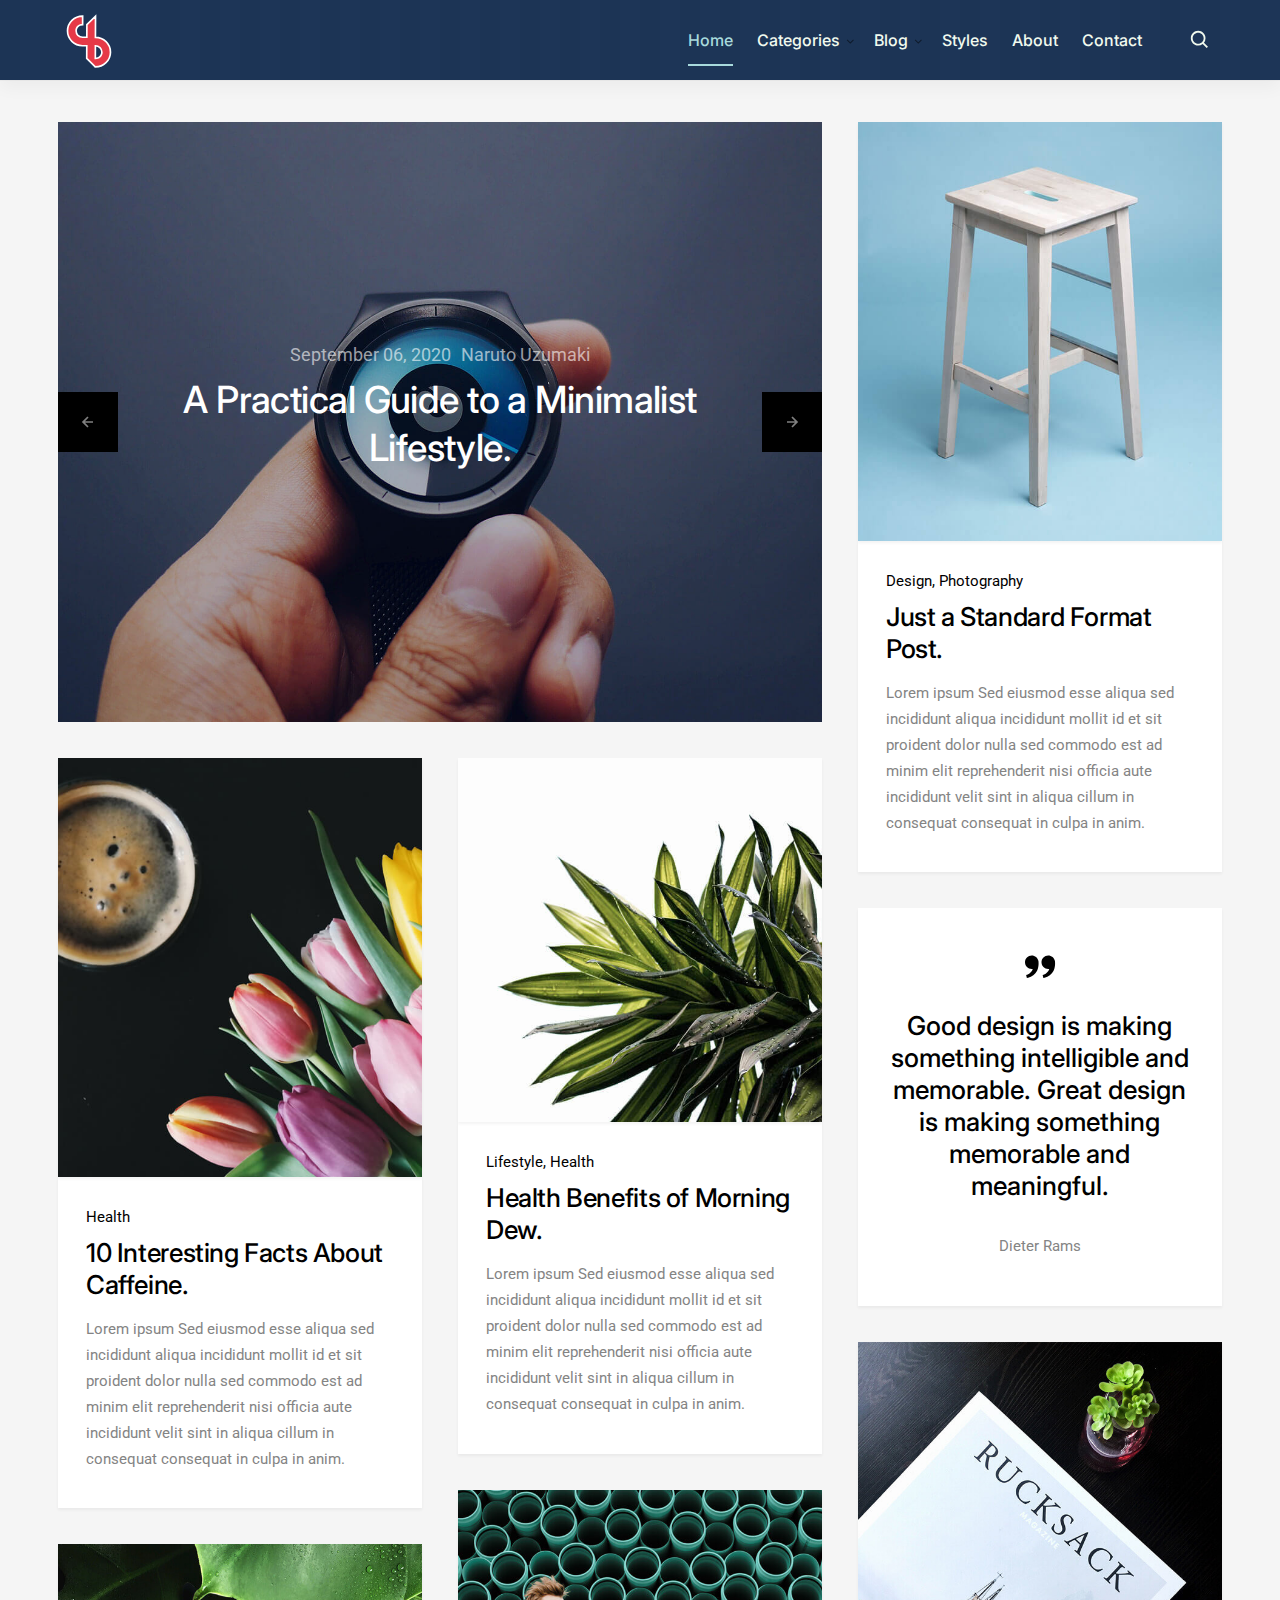
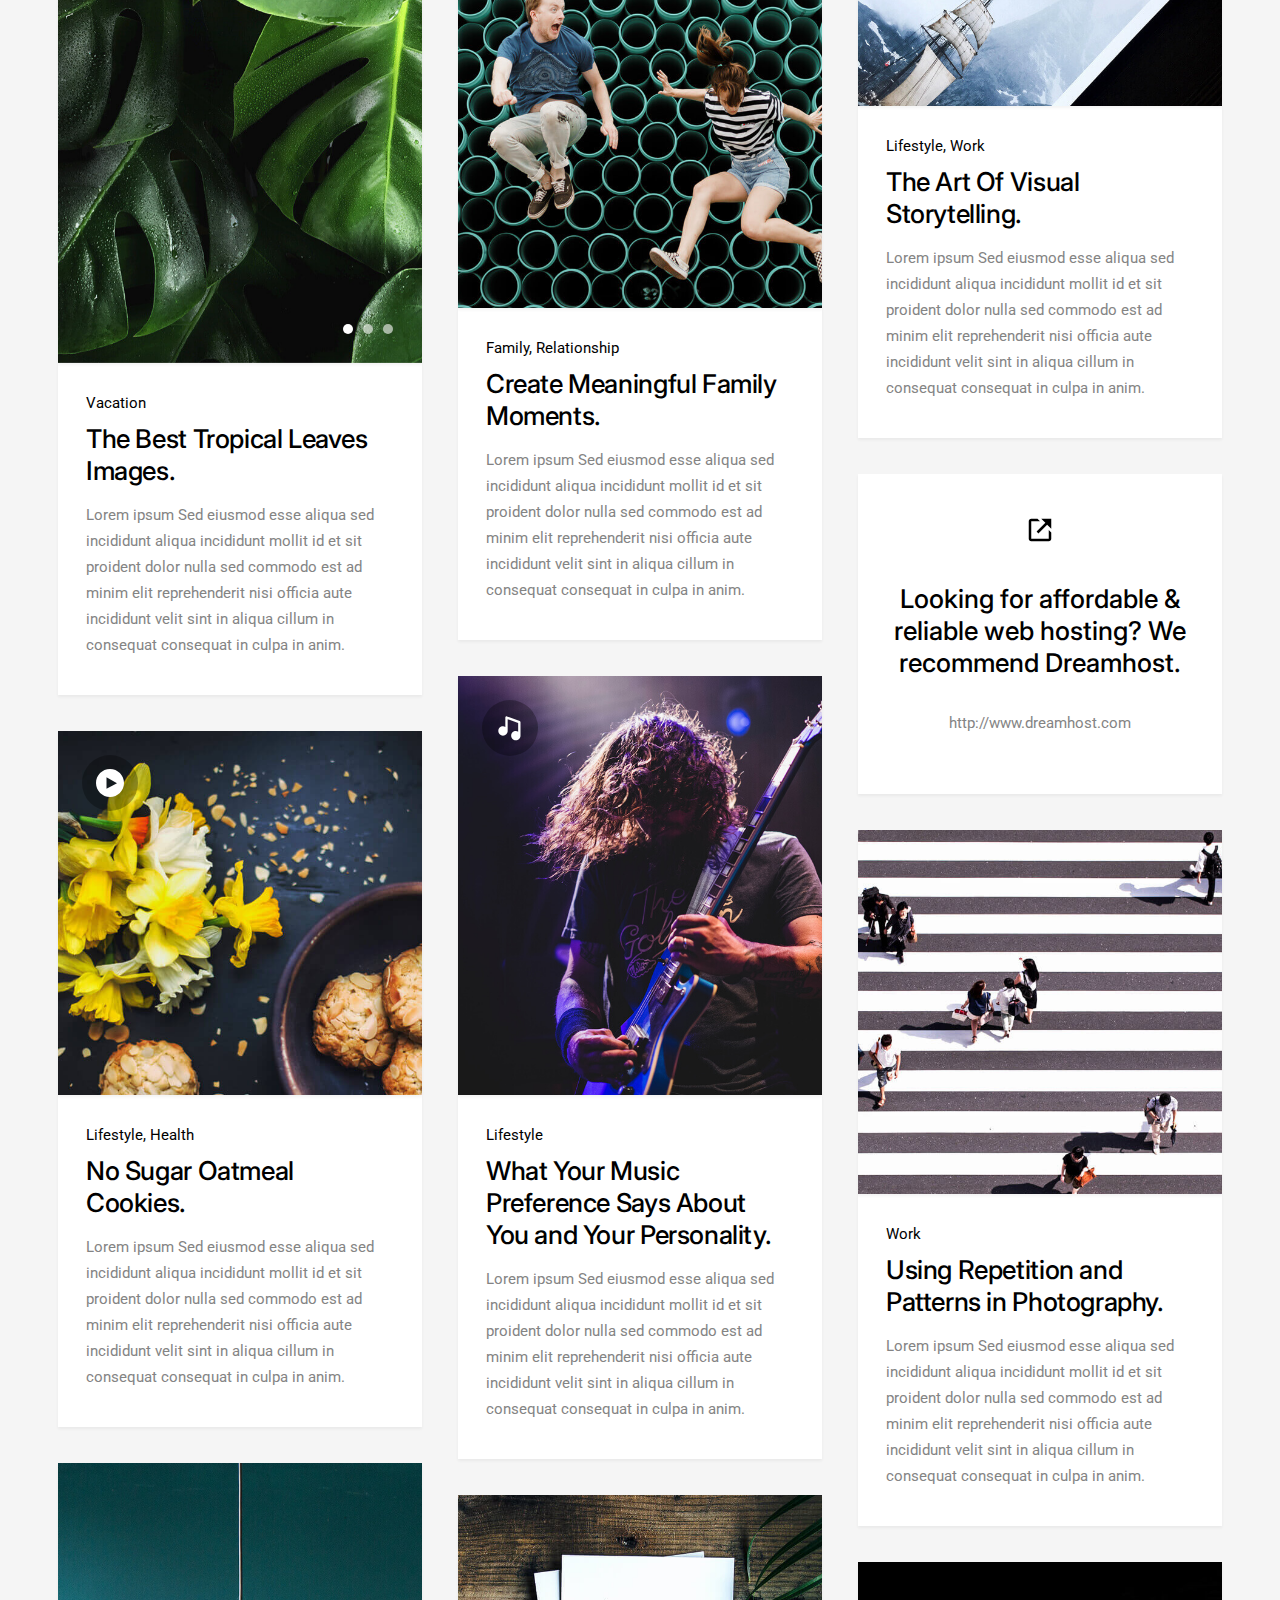
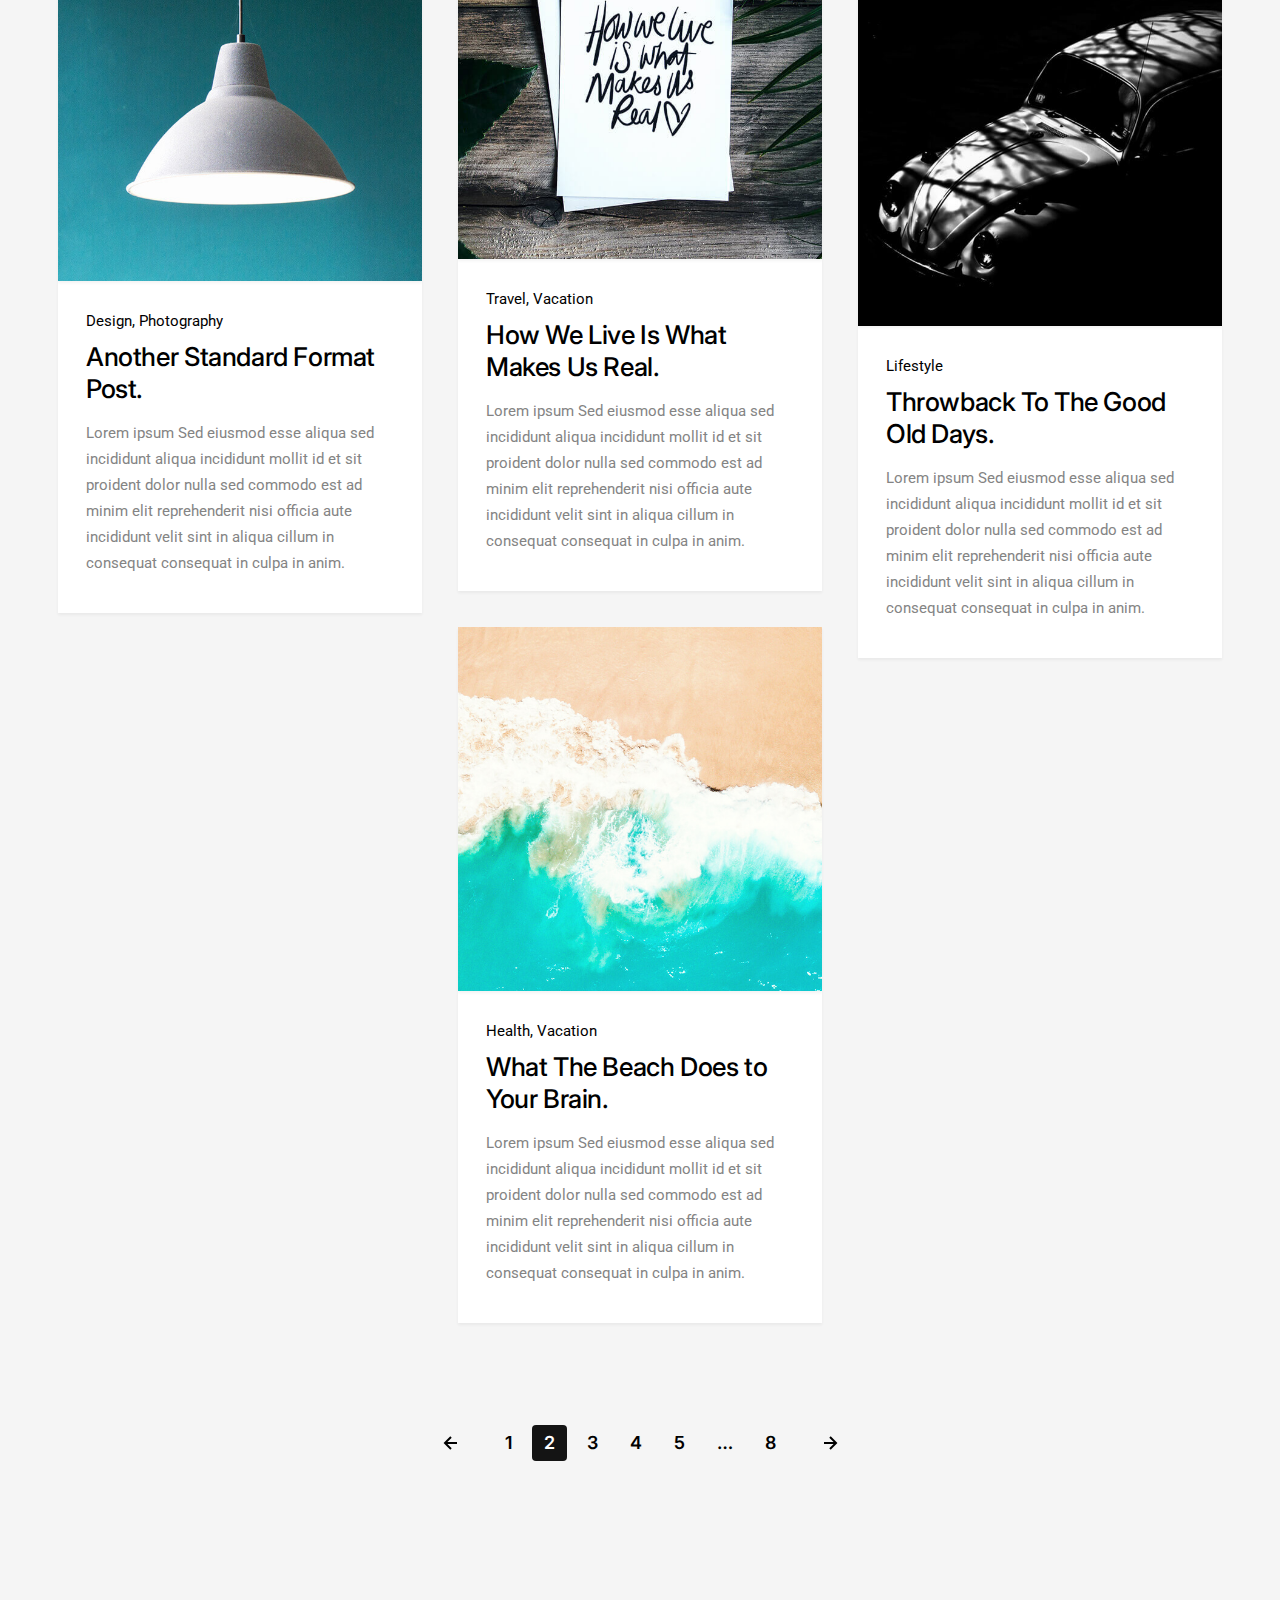
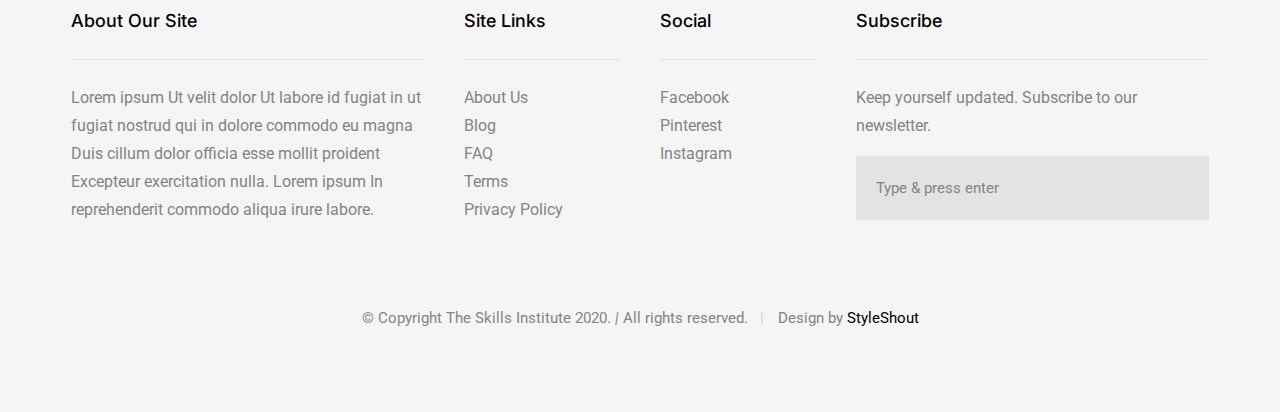
<file: blog.html>
<!DOCTYPE html>
<html class="no-js" lang="en">

<head>

    <!--- basic page needs
    ================================================== -->
    <meta charset="utf-8">
    <title>The Skills Institute</title>
    <meta name="description" content="">
    <meta name="author" content="">

    <!-- mobile specific metas
    ================================================== -->
    <meta name="viewport" content="width=device-width, initial-scale=1">

    <!-- CSS
    ================================================== -->
    <link rel="stylesheet" href="css/styles.css">
    <link rel="stylesheet" href="css/vendor.css">

    <!-- script
    ================================================== -->
    <script src="js/modernizr.js"></script>

    <!-- favicons
    ================================================== -->
    <link rel="apple-touch-icon" sizes="180x180" href="SI 180x180.png">
    <link rel="icon" type="image/png" sizes="32x32" href="SI 32x32.png">
    <link rel="icon" type="image/png" sizes="16x16" href="SI 16x16.png">
    <link rel="manifest" href="site.webmanifest">

</head>

<body id="top">


    <!-- preloader
    ================================================== -->
    <div id="preloader">
        <div id="loader"></div>
    </div>


    <!-- header
    ================================================== -->
    <header class="s-header">

        <div class="row s-header__content">

            <div class="s-header__logo">
                <a class="logo" href="index.html">
                    <img src="images/logo.svg" alt="Homepage">
                </a>
            </div>

            <nav class="s-header__nav-wrap">

                <h2 class="s-header__nav-heading h6">Site Navigation</h2>

                <ul class="s-header__nav">
                    <li class="current"><a href="index.html" title="">Home</a></li>
                    <li class="has-children">
                        <a href="#0" title="">Categories</a>
                        <ul class="sub-menu">
                            <li><a href="category.html">Design</a></li>
                            <li><a href="category.html">Lifestyle</a></li>
                            <li><a href="category.html">Photography</a></li>
                            <li><a href="category.html">Vacation</a></li>
                            <li><a href="category.html">Work</a></li>
                            <li><a href="category.html">Health</a></li>
                            <li><a href="category.html">Family</a></li>
                            <li><a href="category.html">Relationship</a></li>
                        </ul>
                    </li>
                    <li class="has-children">
                        <a href="#0" title="">Blog</a>
                        <ul class="sub-menu">
                            <li><a href="single-video.html">Video Post</a></li>
                            <li><a href="single-audio.html">Audio Post</a></li>
                            <li><a href="single-gallery.html">Gallery Post</a></li>
                            <li><a href="single-standard.html">Standard Post</a></li>
                        </ul>
                    </li>
                    <li><a href="styles.html" title="">Styles</a></li>
                    <li><a href="about.html" title="">About</a></li>
                    <li><a href="contact.html" title="">Contact</a></li>
                </ul> <!-- end header__nav -->

                <a href="#0" title="Close Menu" class="s-header__overlay-close close-mobile-menu">Close</a>

            </nav> <!-- end header__nav-wrap -->

            <a class="s-header__toggle-menu" href="#0" title="Menu"><span>Menu</span></a>

            <div class="s-header__search">

                <form role="search" method="get" class="s-header__search-form" action="#">
                    <label>
                        <span class="hide-content">Search for:</span>
                        <input type="search" class="s-header__search-field" placeholder="Type Your Keywords" value=""
                            name="s" title="Search for:" autocomplete="off">
                    </label>
                    <input type="submit" class="s-header__search-submit" value="Search">
                </form>

                <a href="#0" title="Close Search" class="s-header__overlay-close">Close</a>

            </div> <!-- end search wrap -->

            <a class="s-header__search-trigger" href="#">
                <svg xmlns="http://www.w3.org/2000/svg" viewBox="0 0 24 24">
                    <path
                        d="M10 18a7.952 7.952 0 004.897-1.688l4.396 4.396 1.414-1.414-4.396-4.396A7.952 7.952 0 0018 10c0-4.411-3.589-8-8-8s-8 3.589-8 8 3.589 8 8 8zm0-14c3.309 0 6 2.691 6 6s-2.691 6-6 6-6-2.691-6-6 2.691-6 6-6z">
                    </path>
                </svg>
            </a>

        </div> <!-- end s-header__content -->

    </header> <!-- end header -->


    <!-- masonry
    ================================================== -->
    <section class="s-bricks">

        <div class="masonry">
            <div class="bricks-wrapper h-group">

                <div class="grid-sizer"></div>

                <div class="brick entry featured-grid animate-this">
                    <div class="entry__content">

                        <div class="featured-post-slider">

                            <div class="featured-post-slide">
                                <div class="f-slide">

                                    <div class="f-slide__background"
                                        style="background-image:url('images/thumbs/featured/featured-1.jpg');"></div>
                                    <div class="f-slide__overlay"></div>

                                    <div class="f-slide__content">
                                        <ul class="f-slide__meta">
                                            <li>September 06, 2020</li>
                                            <li><a href="#">Naruto Uzumaki</a></li>
                                        </ul>

                                        <h1 class="f-slide__title"><a href="single-standard.html" title="">A Practical
                                                Guide to a Minimalist Lifestyle.</a></h1>
                                    </div>

                                </div> <!-- f-slide -->
                            </div> <!-- featured-post-slide -->

                            <div class="featured-post-slide">
                                <div class="f-slide">

                                    <div class="f-slide__background"
                                        style="background-image:url('images/thumbs/featured/featured-2.jpg');"></div>
                                    <div class="f-slide__overlay"></div>

                                    <div class="f-slide__content">
                                        <ul class="f-slide__meta">
                                            <li>September 06, 2020</li>
                                            <li><a href="#">Sakura Haruno</a></li>
                                        </ul>

                                        <h1 class="f-slide__title"><a href="single-standard.html" title="">Enhancing
                                                Your Designs with Negative Space</a></h1>
                                    </div>

                                </div> <!-- f-slide -->
                            </div> <!-- featured-post-slide -->

                            <div class="featured-post-slide">
                                <div class="f-slide">

                                    <div class="f-slide__background"
                                        style="background-image:url('images/thumbs/featured/featured-3.jpg');"></div>
                                    <div class="f-slide__overlay"></div>

                                    <div class="f-slide__content">
                                        <ul class="f-slide__meta">
                                            <li>September 05, 2020</li>
                                            <li><a href="#">Shikamaru Nara</a></li>
                                        </ul>

                                        <h1 class="f-slide__title"><a href="single-standard.html" title="">Music Album
                                                Cover Designs for Inspiration</a></h1>
                                    </div>

                                </div> <!-- f-slide -->
                            </div> <!-- featured-post-slide -->

                        </div> <!-- end feature post slider -->

                        <div class="featured-post-nav">
                            <button class="featured-post-nav__prev">
                                <svg xmlns="http://www.w3.org/2000/svg" width="24" height="24" viewBox="0 0 24 24">
                                    <path
                                        d="M12.707 17.293L8.414 13H18v-2H8.414l4.293-4.293-1.414-1.414L4.586 12l6.707 6.707z">
                                    </path>
                                </svg>
                            </button>
                            <button class="featured-post-nav__next">
                                <svg xmlns="http://www.w3.org/2000/svg" width="24" height="24" viewBox="0 0 24 24">
                                    <path
                                        d="M11.293 17.293l1.414 1.414L19.414 12l-6.707-6.707-1.414 1.414L15.586 11H6v2h9.586z">
                                    </path>
                                </svg>
                            </button>
                        </div> <!-- featured-post-nav -->

                    </div> <!-- end entry content -->
                </div> <!-- end entry, featured grid -->

                <article class="brick entry format-standard animate-this">

                    <div class="entry__thumb">
                        <a href="single-standard.html" class="thumb-link">
                            <img src="images/thumbs/masonry/woodcraft-600.jpg"
                                srcset="images/thumbs/masonry/woodcraft-600.jpg 1x, images/thumbs/masonry/woodcraft-1200.jpg 2x"
                                alt="">
                        </a>
                    </div> <!-- end entry__thumb -->

                    <div class="entry__text">
                        <div class="entry__header">

                            <div class="entry__meta">
                                <span class="entry__cat-links">
                                    <a href="#">Design</a>
                                    <a href="#">Photography</a>
                                </span>
                            </div>

                            <h1 class="entry__title"><a href="single-standard.html">Just a Standard Format Post.</a>
                            </h1>

                        </div>
                        <div class="entry__excerpt">
                            <p>
                                Lorem ipsum Sed eiusmod esse aliqua sed incididunt aliqua incididunt mollit id et sit
                                proident dolor nulla sed commodo est ad minim elit reprehenderit nisi officia aute
                                incididunt velit sint in aliqua cillum in consequat consequat in culpa in anim.
                            </p>
                        </div>
                    </div> <!-- end entry__text -->

                </article> <!-- end entry -->

                <article class="brick entry format-standard animate-this">

                    <div class="entry__thumb">
                        <a href="single-standard.html" class="thumb-link">
                            <img src="images/thumbs/masonry/tulips-600.jpg"
                                srcset="images/thumbs/masonry/tulips-600.jpg 1x, images/thumbs/masonry/tulips-1200.jpg 2x"
                                alt="">
                        </a>
                    </div> <!-- end entry__thumb -->

                    <div class="entry__text">
                        <div class="entry__header">

                            <div class="entry__meta">
                                <span class="entry__cat-links">
                                    <a href="#">Health</a>
                                </span>
                            </div>

                            <h1 class="entry__title"><a href="single-standard.html">10 Interesting Facts About
                                    Caffeine.</a></h1>

                        </div>
                        <div class="entry__excerpt">
                            <p>
                                Lorem ipsum Sed eiusmod esse aliqua sed incididunt aliqua incididunt mollit id et sit
                                proident dolor nulla sed commodo est ad minim elit reprehenderit nisi officia aute
                                incididunt velit sint in aliqua cillum in consequat consequat in culpa in anim.
                            </p>
                        </div>
                    </div> <!-- end entry__text -->

                </article> <!-- end article -->

                <article class="brick entry format-standard animate-this">

                    <div class="entry__thumb">
                        <a href="single-standard.html" class="thumb-link">
                            <img src="images/thumbs/masonry/dew-600.jpg"
                                srcset="images/thumbs/masonry/dew-600.jpg 1x, images/thumbs/masonry/dew-1200.jpg 2x"
                                alt="">
                        </a>
                    </div> <!-- end entry__thumb -->

                    <div class="entry__text">
                        <div class="entry__header">

                            <div class="entry__meta">
                                <span class="entry__cat-links">
                                    <a href="#">Lifestyle</a>
                                    <a href="#">Health</a>
                                </span>
                            </div>

                            <h1 class="entry__title"><a href="single-standard.html">Health Benefits of Morning Dew.</a>
                            </h1>

                        </div>
                        <div class="entry__excerpt">
                            <p>
                                Lorem ipsum Sed eiusmod esse aliqua sed incididunt aliqua incididunt mollit id et sit
                                proident dolor nulla sed commodo est ad minim elit reprehenderit nisi officia aute
                                incididunt velit sint in aliqua cillum in consequat consequat in culpa in anim.
                            </p>
                        </div>
                    </div> <!-- end entry__text -->

                </article> <!-- end article -->

                <article class="brick entry format-quote animate-this">

                    <div class="entry__thumb">
                        <blockquote>
                            <p>Good design is making something intelligible and memorable. Great design is making
                                something memorable and meaningful.</p>

                            <cite>Dieter Rams</cite>
                        </blockquote>
                    </div>

                </article> <!-- end article -->

                <article class="brick entry format-standard animate-this">

                    <div class="entry__thumb">
                        <a href="single-standard.html" class="thumb-link">
                            <img src="images/thumbs/masonry/rucksack-600.jpg"
                                srcset="images/thumbs/masonry/rucksack-600.jpg 1x, images/thumbs/masonry/rucksack-1200.jpg 2x"
                                alt="">
                        </a>
                    </div> <!-- end entry__thumb -->

                    <div class="entry__text">
                        <div class="entry__header">

                            <div class="entry__meta">
                                <span class="entry__cat-links">
                                    <a href="#">Lifestyle</a>
                                    <a href="#">Work</a>
                                </span>
                            </div>

                            <h1 class="entry__title"><a href="single-standard.html">The Art Of Visual Storytelling.</a>
                            </h1>

                        </div>
                        <div class="entry__excerpt">
                            <p>
                                Lorem ipsum Sed eiusmod esse aliqua sed incididunt aliqua incididunt mollit id et sit
                                proident dolor nulla sed commodo est ad minim elit reprehenderit nisi officia aute
                                incididunt velit sint in aliqua cillum in consequat consequat in culpa in anim.
                            </p>
                        </div>
                    </div> <!-- end entry__text -->

                </article> <!-- end article -->

                <article class="brick entry format-standard animate-this">

                    <div class="entry__thumb">
                        <a href="single-standard.html" class="thumb-link">
                            <img src="images/thumbs/masonry/jump-600.jpg"
                                srcset="images/thumbs/masonry/jump-600.jpg 1x, images/thumbs/masonry/jump-1200.jpg 2x"
                                alt="">
                        </a>
                    </div> <!-- end entry__thumb -->

                    <div class="entry__text">
                        <div class="entry__header">

                            <div class="entry__meta">
                                <span class="entry__cat-links">
                                    <a href="#">Family</a>
                                    <a href="#">Relationship</a>
                                </span>
                            </div>

                            <h1 class="entry__title"><a href="single-standard.html">Create Meaningful Family
                                    Moments.</a></h1>

                        </div>
                        <div class="entry__excerpt">
                            <p>
                                Lorem ipsum Sed eiusmod esse aliqua sed incididunt aliqua incididunt mollit id et sit
                                proident dolor nulla sed commodo est ad minim elit reprehenderit nisi officia aute
                                incididunt velit sint in aliqua cillum in consequat consequat in culpa in anim.
                            </p>
                        </div>
                    </div> <!-- end entry__text -->

                </article> <!-- end article -->

                <article class="brick entry format-gallery animate-this">

                    <div class="entry__thumb slider">
                        <div class="slider__slides">
                            <div class="slider__slide">
                                <img src="images/thumbs/masonry/gallery/slide-1-600.jpg"
                                    srcset="images/thumbs/masonry/gallery/slide-1-600.jpg 1x, images/thumbs/masonry/gallery/slide-1-1200.jpg 2x"
                                    alt="">
                            </div>
                            <div class="slider__slide">
                                <img src="images/thumbs/masonry/gallery/slide-2-600.jpg"
                                    srcset="images/thumbs/masonry/gallery/slide-2-600.jpg 1x, images/thumbs/masonry/gallery/slide-2-1200.jpg 2x"
                                    alt="">
                            </div>
                            <div class="slider__slide">
                                <img src="images/thumbs/masonry/gallery/slide-3-600.jpg"
                                    srcset="images/thumbs/masonry/gallery/slide-3-600.jpg 1x, images/thumbs/masonry/gallery/slide-3-1200.jpg 2x"
                                    alt="">
                            </div>
                        </div>
                    </div> <!-- end entry__thumb -->

                    <div class="entry__text">
                        <div class="entry__header">

                            <div class="entry__meta">
                                <span class="entry__cat-links">
                                    <a href="#">Vacation</a>
                                </span>
                            </div>

                            <h1 class="entry__title"><a href="single-gallery.html">The Best Tropical Leaves Images.</a>
                            </h1>

                        </div>
                        <div class="entry__excerpt">
                            <p>
                                Lorem ipsum Sed eiusmod esse aliqua sed incididunt aliqua incididunt mollit id et sit
                                proident dolor nulla sed commodo est ad minim elit reprehenderit nisi officia aute
                                incididunt velit sint in aliqua cillum in consequat consequat in culpa in anim.
                            </p>
                        </div>
                    </div> <!-- end entry__text -->

                </article> <!-- end article -->

                <article class="brick entry format-link animate-this">

                    <div class="entry__thumb">
                        <div class="link-wrap">
                            <p>Looking for affordable &amp; reliable web hosting? We recommend Dreamhost.</p>
                            <cite>
                                <a target="_blank"
                                    href="http://www.dreamhost.com/r.cgi?287326">http://www.dreamhost.com</a>
                            </cite>
                        </div>
                    </div> <!-- end entry__thumb -->

                </article> <!-- end article -->

                <article class="brick entry format-audio animate-this">

                    <div class="entry__thumb">
                        <a href="single-audio.html" class="thumb-link">
                            <img src="images/thumbs/masonry/guitarist-600.jpg"
                                srcset="images/thumbs/masonry/guitarist-600.jpg 1x, images/thumbs/masonry/guitarist-1200.jpg 2x"
                                alt="">
                        </a>
                    </div> <!-- end entry--thumb -->

                    <div class="entry__text">
                        <div class="entry__header">

                            <div class="entry__meta">
                                <span class="entry__cat-links">
                                    <a href="#">Lifestyle</a>
                                </span>
                            </div>

                            <h1 class="entry__title"><a href="single-audio.html">What Your Music Preference Says About
                                    You and Your Personality.</a></h1>

                        </div>
                        <div class="entry__excerpt">
                            <p>
                                Lorem ipsum Sed eiusmod esse aliqua sed incididunt aliqua incididunt mollit id et sit
                                proident dolor nulla sed commodo est ad minim elit reprehenderit nisi officia aute
                                incididunt velit sint in aliqua cillum in consequat consequat in culpa in anim.
                            </p>
                        </div>
                    </div> <!-- end entry__text -->

                </article> <!-- end article -->

                <article class="brick entry format-video animate-this">

                    <div class="entry__thumb video-image">
                        <a href="https://player.vimeo.com/video/117310401?color=ffffff&title=0&byline=0&portrait=0"
                            data-lity class="thumb-link">
                            <img src="images/thumbs/masonry/cookies-600.jpg"
                                srcset="images/thumbs/masonry/cookies-600.jpg 1x, images/thumbs/masonry/cookies-1200.jpg 2x"
                                alt="">
                        </a>
                    </div> <!-- end entry__thumb -->

                    <div class="entry__text">
                        <div class="entry__header">

                            <div class="entry__meta">
                                <span class="entry__cat-links">
                                    <a href="#">Lifestyle</a>
                                    <a href="#">Health</a>
                                </span>
                            </div>

                            <h1 class="entry__title"><a href="single-video.html">No Sugar Oatmeal Cookies.</a></h1>

                        </div>
                        <div class="entry__excerpt">
                            <p>
                                Lorem ipsum Sed eiusmod esse aliqua sed incididunt aliqua incididunt mollit id et sit
                                proident dolor nulla sed commodo est ad minim elit reprehenderit nisi officia aute
                                incididunt velit sint in aliqua cillum in consequat consequat in culpa in anim.
                            </p>
                        </div>
                    </div> <!-- end entry__text -->

                </article> <!-- end article -->

                <article class="brick entry format-standard animate-this">

                    <div class="entry__thumb">
                        <a href="single-standard.html" class="thumb-link">
                            <img src="images/thumbs/masonry/walk-600.jpg"
                                srcset="images/thumbs/masonry/walk-600.jpg 1x, images/thumbs/masonry/walk-1200.jpg 2x"
                                alt="">
                        </a>
                    </div> <!-- end entry__thumb -->

                    <div class="entry__text">
                        <div class="entry__header">

                            <div class="entry__meta">
                                <span class="entry__cat-links">
                                    <a href="#">Work</a>
                                </span>
                            </div>

                            <h1 class="entry__title"><a href="single-standard.html">Using Repetition and Patterns in
                                    Photography.</a></h1>

                        </div>
                        <div class="entry__excerpt">
                            <p>
                                Lorem ipsum Sed eiusmod esse aliqua sed incididunt aliqua incididunt mollit id et sit
                                proident dolor nulla sed commodo est ad minim elit reprehenderit nisi officia aute
                                incididunt velit sint in aliqua cillum in consequat consequat in culpa in anim.
                            </p>
                        </div>
                    </div> <!-- end entry__text -->

                </article> <!-- end article -->

                <article class="brick entry format standard animate-this">

                    <div class="entry__thumb">
                        <a href="single-standard.html" class="thumb-link">
                            <img src="images/thumbs/masonry/lamp-600.jpg"
                                srcset="images/thumbs/masonry/lamp-600.jpg 1x, images/thumbs/masonry/lamp-1200.jpg 2x"
                                alt="">
                        </a>
                    </div> <!-- end entry__thumb -->

                    <div class="entry__text">
                        <div class="entry__header">

                            <div class="entry__meta">
                                <span class="entry__cat-links">
                                    <a href="#">Design</a>
                                    <a href="#">Photography</a>
                                </span>
                            </div>

                            <h1 class="entry__title"><a href="single-standard.html">Another Standard Format Post.</a>
                            </h1>

                        </div>
                        <div class="entry__excerpt">
                            <p>
                                Lorem ipsum Sed eiusmod esse aliqua sed incididunt aliqua incididunt mollit id et sit
                                proident dolor nulla sed commodo est ad minim elit reprehenderit nisi officia aute
                                incididunt velit sint in aliqua cillum in consequat consequat in culpa in anim.
                            </p>
                        </div>
                    </div> <!-- end entry__text -->

                </article> <!-- end article -->

                <article class="brick entry format-standard animate-this">

                    <div class="entry__thumb">
                        <a href="single-standard.html" class="thumb-link">
                            <img src="images/thumbs/masonry/real-600.jpg"
                                srcset="images/thumbs/masonry/real-600.jpg 1x, images/thumbs/masonry/real-1200.jpg 2x"
                                alt="">
                        </a>
                    </div> <!-- end entry__thumb -->

                    <div class="entry__text">
                        <div class="entry__header">

                            <div class="entry__meta">
                                <span class="entry__cat-links">
                                    <a href="#">Travel</a>
                                    <a href="#">Vacation</a>
                                </span>
                            </div>

                            <h1 class="entry__title"><a href="single-standard.html">How We Live Is What Makes Us
                                    Real.</a></h1>

                        </div>
                        <div class="entry__excerpt">
                            <p>
                                Lorem ipsum Sed eiusmod esse aliqua sed incididunt aliqua incididunt mollit id et sit
                                proident dolor nulla sed commodo est ad minim elit reprehenderit nisi officia aute
                                incididunt velit sint in aliqua cillum in consequat consequat in culpa in anim.
                            </p>
                        </div>
                    </div> <!-- end entry__text -->

                </article> <!-- end article -->

                <article class="brick entry format-standard animate-this">

                    <div class="entry__thumb">
                        <a href="single-standard.html" class="thumb-link">
                            <img src="images/thumbs/masonry/beetle-600.jpg"
                                srcset="images/thumbs/masonry/beetle-600.jpg 1x, images/thumbs/masonry/beetle-1200.jpg 2x"
                                alt="">
                        </a>
                    </div> <!-- end entry__thumb -->

                    <div class="entry__text">
                        <div class="entry__header">

                            <div class="entry__meta">
                                <span class="entry__cat-links">
                                    <a href="#">Lifestyle</a>
                                </span>
                            </div>

                            <h1 class="entry__title"><a href="single-standard.html">Throwback To The Good Old Days.</a>
                            </h1>

                        </div>
                        <div class="entry__excerpt">
                            <p>
                                Lorem ipsum Sed eiusmod esse aliqua sed incididunt aliqua incididunt mollit id et sit
                                proident dolor nulla sed commodo est ad minim elit reprehenderit nisi officia aute
                                incididunt velit sint in aliqua cillum in consequat consequat in culpa in anim.
                            </p>
                        </div>
                    </div> <!-- end entry__text -->

                </article> <!-- end article -->

                <article class="brick entry format-standard animate-this">

                    <div class="entry__thumb">
                        <a href="single-standard.html" class="thumb-link">
                            <img src="images/thumbs/masonry/seashore-600.jpg"
                                srcset="images/thumbs/masonry/seashore-600.jpg 1x, images/thumbs/masonry/seashore-1200.jpg 2x"
                                alt="">
                        </a>
                    </div> <!-- end entry__thumb -->

                    <div class="entry__text">
                        <div class="entry__header">

                            <div class="entry__meta">
                                <span class="entry__cat-links">
                                    <a href="#">Health</a>
                                    <a href="#">Vacation</a>
                                </span>
                            </div>

                            <h1 class="entry__title"><a href="single-standard.html">What The Beach Does to Your
                                    Brain.</a></h1>

                        </div>
                        <div class="entry__excerpt">
                            <p>
                                Lorem ipsum Sed eiusmod esse aliqua sed incididunt aliqua incididunt mollit id et sit
                                proident dolor nulla sed commodo est ad minim elit reprehenderit nisi officia aute
                                incididunt velit sint in aliqua cillum in consequat consequat in culpa in anim.
                            </p>
                        </div>
                    </div> <!-- end entry__text -->

                </article> <!-- end article -->

            </div> <!-- end brick-wrapper -->

        </div> <!-- end masonry -->

        <div class="row">
            <div class="column large-12">
                <nav class="pgn">
                    <ul>
                        <li>
                            <a class="pgn__prev" href="#0">
                                <svg xmlns="http://www.w3.org/2000/svg" width="24" height="24" viewBox="0 0 24 24">
                                    <path
                                        d="M12.707 17.293L8.414 13H18v-2H8.414l4.293-4.293-1.414-1.414L4.586 12l6.707 6.707z">
                                    </path>
                                </svg>
                            </a>
                        </li>
                        <li><a class="pgn__num" href="#0">1</a></li>
                        <li><span class="pgn__num current">2</span></li>
                        <li><a class="pgn__num" href="#0">3</a></li>
                        <li><a class="pgn__num" href="#0">4</a></li>
                        <li><a class="pgn__num" href="#0">5</a></li>
                        <li><span class="pgn__num dots">…</span></li>
                        <li><a class="pgn__num" href="#0">8</a></li>
                        <li>
                            <a class="pgn__next" href="#0">
                                <svg xmlns="http://www.w3.org/2000/svg" width="24" height="24" viewBox="0 0 24 24">
                                    <path
                                        d="M11.293 17.293l1.414 1.414L19.414 12l-6.707-6.707-1.414 1.414L15.586 11H6v2h9.586z">
                                    </path>
                                </svg>
                            </a>
                        </li>
                    </ul>
                </nav> <!-- end pgn -->
            </div> <!-- end column -->
        </div> <!-- end row -->

    </section> <!-- end s-bricks -->


    <!-- footer
    ================================================== -->
    <footer class="s-footer">

        <div class="s-footer__main">

            <div class="row">

                <div class="column large-4 medium-6 tab-12 s-footer__info">

                    <h5>About Our Site</h5>

                    <p>
                        Lorem ipsum Ut velit dolor Ut labore id fugiat in ut fugiat nostrud qui in dolore commodo eu
                        magna Duis cillum dolor officia esse mollit proident Excepteur exercitation nulla. Lorem ipsum
                        In reprehenderit commodo aliqua irure labore.
                    </p>

                </div> <!-- end s-footer__info -->

                <div class="column large-2 medium-3 tab-6 s-footer__site-links">

                    <h5>Site Links</h5>

                    <ul>
                        <li><a href="about.html">About Us</a></li>
                        <li><a href="blog.html">Blog</a></li>
                        <li><a href="#0">FAQ</a></li>
                        <li><a href="#0">Terms</a></li>
                        <li><a href="#0">Privacy Policy</a></li>
                    </ul>

                </div> <!-- end s-footer__site-links -->

                <div class="column large-2 medium-3 tab-6 s-footer__social-links">

                    <h5>Social</h5>

                    <ul>
                        <!--<li><a href="#0">Twitter</a></li>-->
                        <li><a href="faceboook.com/theskillsin">Facebook</a></li>
                        <!--<li><a href="#0">Dribbble</a></li>-->
                        <li><a href="pinterest.com/theskillsin">Pinterest</a></li>
                        <li><a href="instagram.com/theskillsin">Instagram</a></li>
                    </ul>

                </div> <!-- end s-footer__social links -->

                <div class="column large-4 medium-12 s-footer__subscribe">

                    <h5>Subscribe</h5>

                    <p>Keep yourself updated. Subscribe to our newsletter.</p>

                    <div class="subscribe-form">

                        <form id="mc-form" class="group" novalidate="true">

                            <input type="email" value="" name="dEmail" class="email" id="mc-email"
                                placeholder="Type &amp; press enter" required="">

                            <input type="submit" name="subscribe">

                            <label for="mc-email" class="subscribe-message"></label>

                        </form>

                    </div>

                </div> <!-- end s-footer__subscribe -->

            </div> <!-- end row -->

        </div> <!-- end s-footer__main -->

        <div class="s-footer__bottom">
            <div class="row">
                <div class="column">
                    <div class="ss-copyright">
                        <span>© Copyright The Skills Institute 2020. <em>|</em> All rights reserved.</span>
                        <span>Design by <a href="https://www.styleshout.com/">StyleShout</a></span>
                    </div> <!-- end ss-copyright -->
                </div>
            </div>

            <div class="ss-go-top">
                <a class="smoothscroll" title="Back to Top" href="#top">
                    <svg xmlns="http://www.w3.org/2000/svg" viewBox="0 0 24 24">
                        <path d="M6 4h12v2H6zm5 10v6h2v-6h5l-6-6-6 6z" /></svg>
                </a>
            </div> <!-- end ss-go-top -->
        </div> <!-- end s-footer__bottom -->

    </footer> <!-- end s-footer -->


    <!-- Java Script
   ================================================== -->
    <script src="js/jquery-3.2.1.min.js"></script>
    <script src="js/plugins.js"></script>
    <script src="js/main.js"></script>

</body>

</html>
</file>
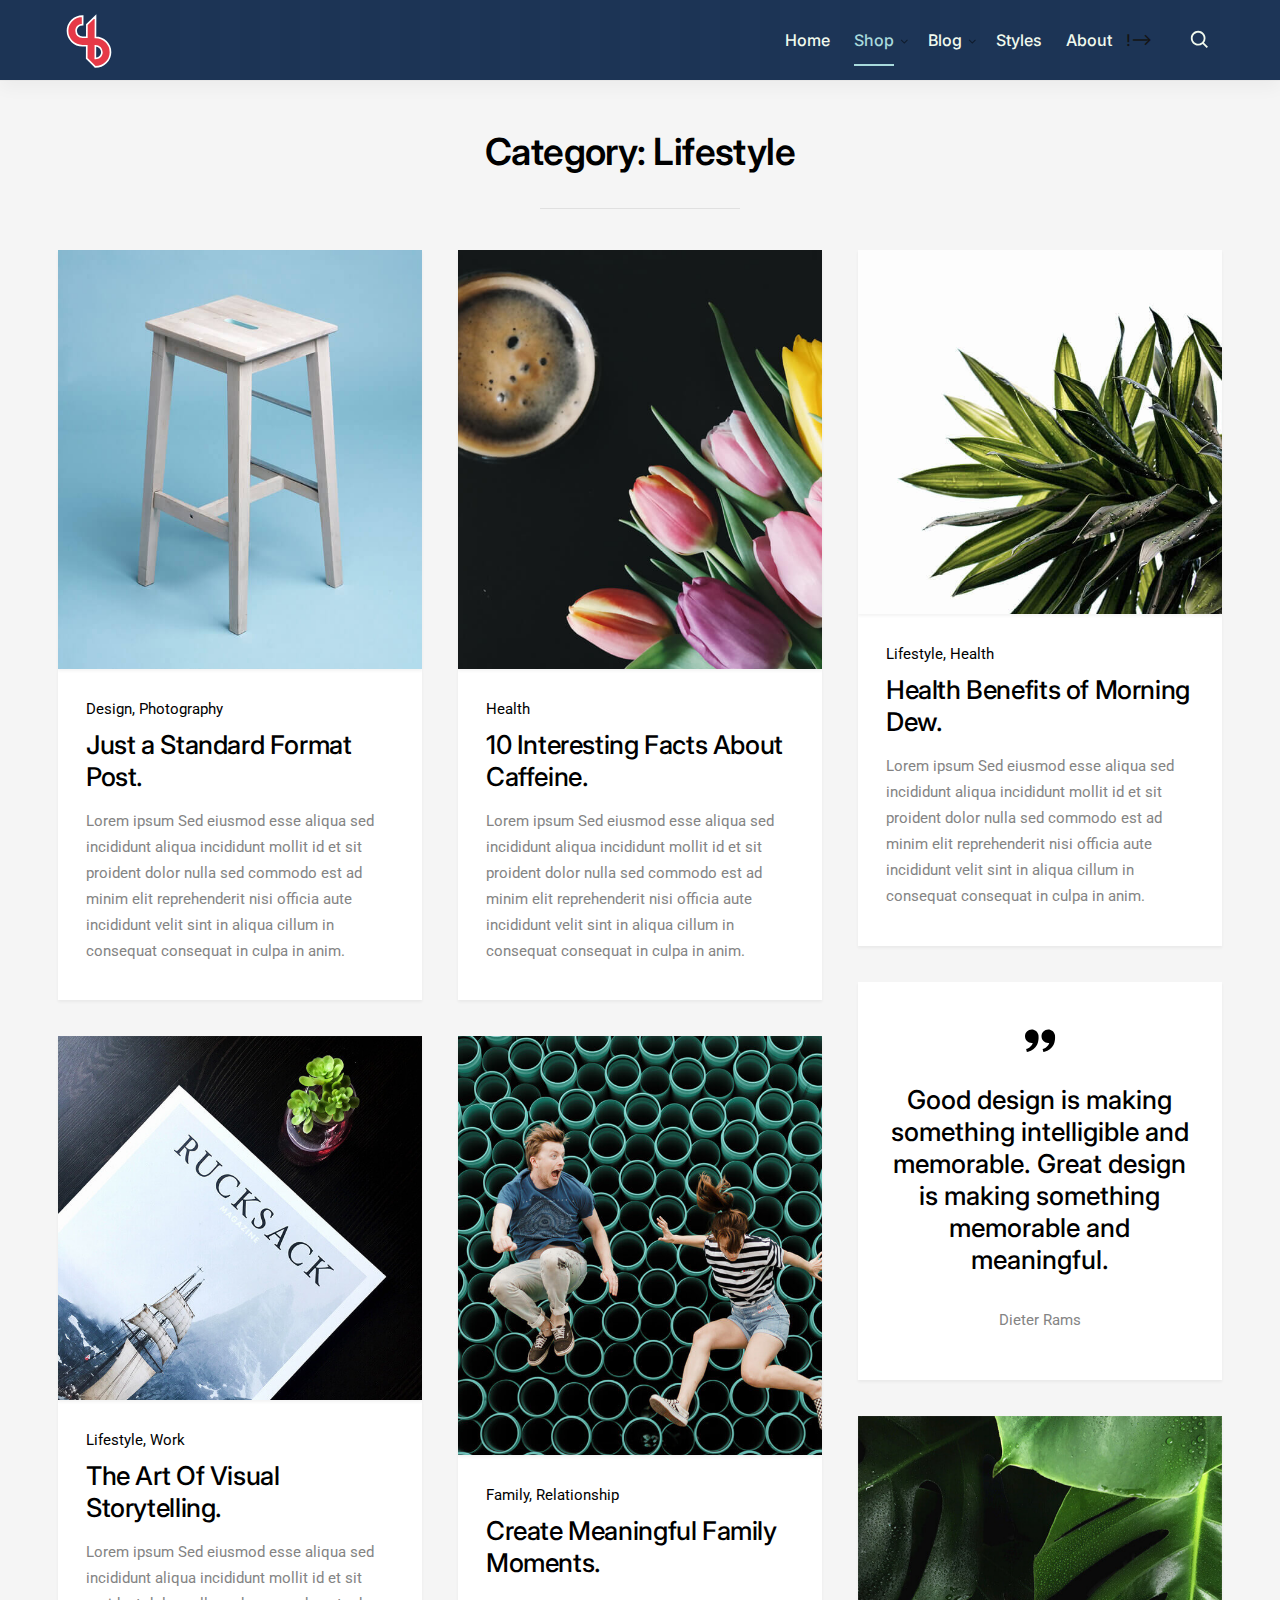
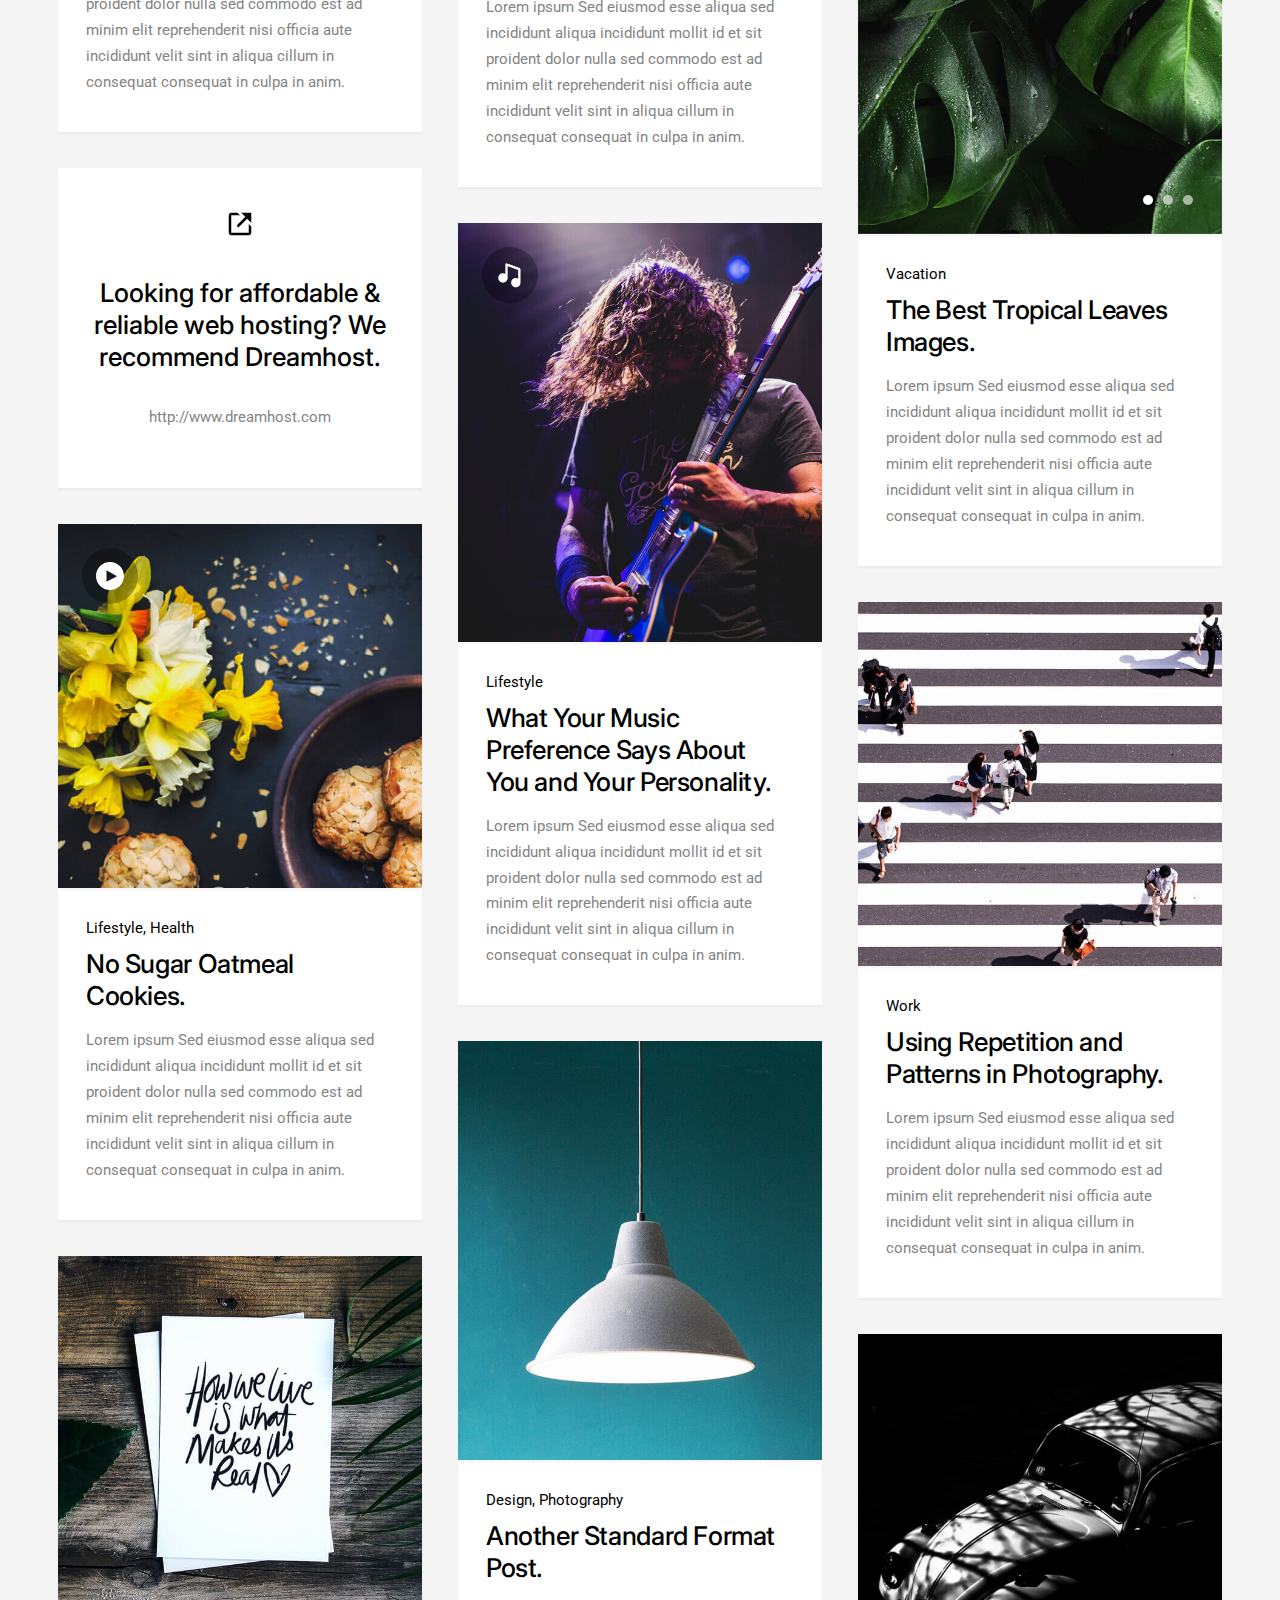
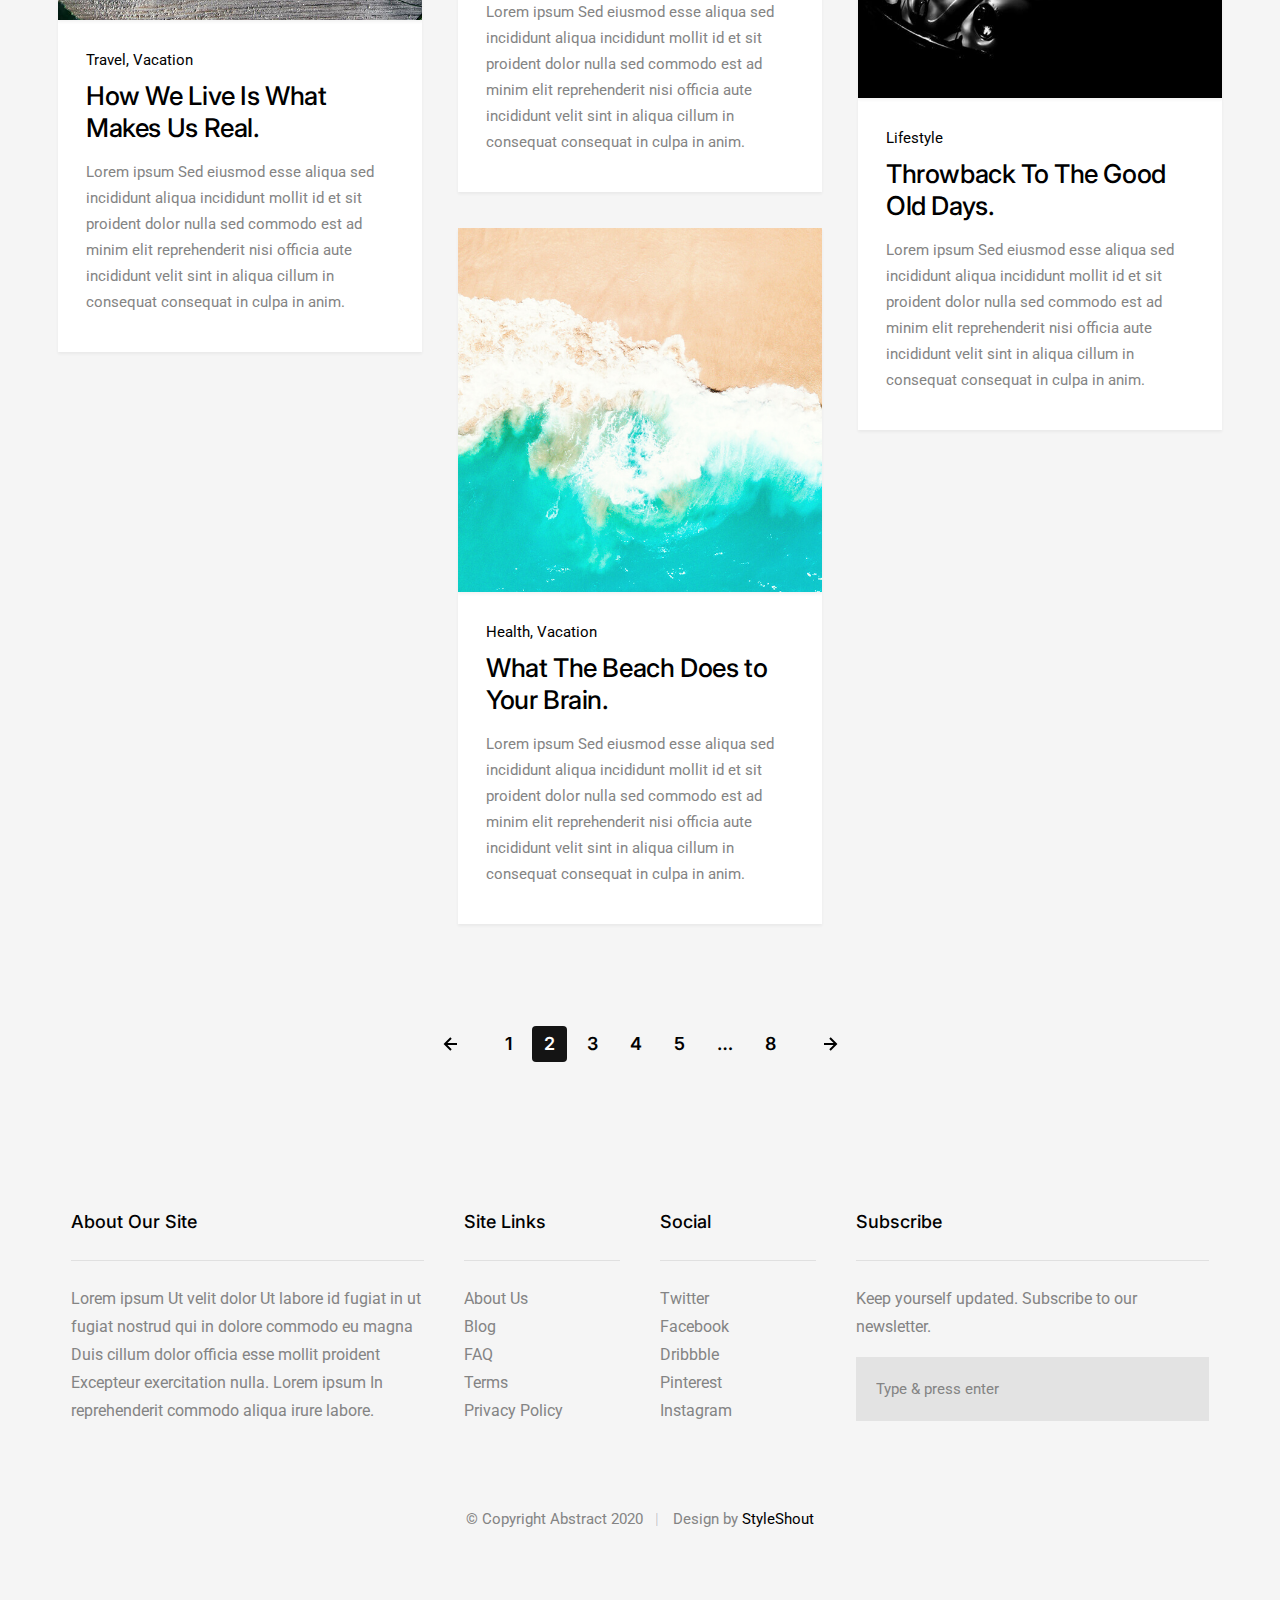
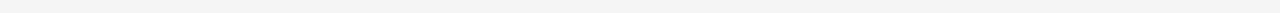
<file: category.html>
<!DOCTYPE html>
<html class="no-js" lang="en">

<head>

    <!--- basic page needs
    ================================================== -->
    <meta charset="utf-8">
    <title>Category - Abstract</title>
    <meta name="description" content="">
    <meta name="author" content="">

    <!-- mobile specific metas
    ================================================== -->
    <meta name="viewport" content="width=device-width, initial-scale=1">

    <!-- CSS
    ================================================== -->
    <link rel="stylesheet" href="css/styles.css">
    <link rel="stylesheet" href="css/vendor.css">

    <!-- script
    ================================================== -->
    <script src="js/modernizr.js"></script>

    <!-- favicons
    ================================================== -->
    <link rel="apple-touch-icon" sizes="180x180" href="apple-touch-icon.png">
    <link rel="icon" type="image/png" sizes="32x32" href="favicon-32x32.png">
    <link rel="icon" type="image/png" sizes="16x16" href="favicon-16x16.png">
    <link rel="manifest" href="site.webmanifest">

</head>

<body id="top">


    <!-- preloader
    ================================================== -->
    <div id="preloader">
        <div id="loader"></div>
    </div>


    <!-- header
    ================================================== -->
    <header class="s-header">

        <div class="row s-header__content">

            <div class="s-header__logo">
                <a class="logo" href="index.html">
                    <img src="images/logo.svg" alt="Homepage">
                </a>
            </div>

            <nav class="s-header__nav-wrap">

                <h2 class="s-header__nav-heading h6">Site Navigation</h2>

                <ul class="s-header__nav">
                    <li><a href="index.html" title="">Home</a></li>
                    <li class="has-children current">
                        <a href="#0" title="">Shop</a>
                        <ul class="sub-menu">
                            <li><a href="templates.html">Templates</a></li>
                            <li><a href="courses.html">Courses</a></li>
                            <li><a href="counselling.html">Counselling</a></li>
                            <!--<li><a href="category.html">Vacation</a></li>
                            <li><a href="category.html">Work</a></li>
                            <li><a href="category.html">Health</a></li>
                            <li><a href="category.html">Family</a></li>
                            <li><a href="category.html">Relationship</a></li>
                            !-->
                        </ul>
                    </li>
                    <li class="has-children">
                        <a href="blog.html" title="">Blog</a>
                        <ul class="sub-menu">
                            <!--<li><a href="single-video.html">Video Post</a></li>
                            <li><a href="single-audio.html">Audio Post</a></li>
                            <li><a href="single-gallery.html">Gallery Post</a></li>
                            <li><a href="single-standard.html">Standard Post</a></li>
                            !-->
                        </ul>
                    </li>
                    <li><a href="About Us.html" title="">Styles</a></li>
                    <li><a href="Contact Us.html" title="">About</a></li>
                    <!--<li><a href="contact.html" title="">Contact</a></li>
                </ul> <!-- end header__nav -->
                !-->

                <a href="#0" title="Close Menu" class="s-header__overlay-close close-mobile-menu">Close</a>

            </nav> <!-- end header__nav-wrap -->

            <a class="s-header__toggle-menu" href="#0" title="Menu"><span>Menu</span></a>

            <div class="s-header__search">

                <form role="search" method="get" class="s-header__search-form" action="#">
                    <label>
                        <span class="hide-content">Search for:</span>
                        <input type="search" class="s-header__search-field" placeholder="Type Your Keywords" value=""
                            name="s" title="Search for:" autocomplete="off">
                    </label>
                    <input type="submit" class="s-header__search-submit" value="Search">
                </form>

                <a href="#0" title="Close Search" class="s-header__overlay-close">Close</a>

            </div> <!-- end search wrap -->

            <a class="s-header__search-trigger" href="#">
                <svg xmlns="http://www.w3.org/2000/svg" viewBox="0 0 24 24">
                    <path
                        d="M10 18a7.952 7.952 0 004.897-1.688l4.396 4.396 1.414-1.414-4.396-4.396A7.952 7.952 0 0018 10c0-4.411-3.589-8-8-8s-8 3.589-8 8 3.589 8 8 8zm0-14c3.309 0 6 2.691 6 6s-2.691 6-6 6-6-2.691-6-6 2.691-6 6-6z">
                    </path>
                </svg>
            </a>

        </div> <!-- end s-header__content -->

    </header> <!-- end header -->


    <!-- page header
    ================================================== -->
    <section class="s-pageheader">
        <div class="row current-cat">
            <div class="column">
                <h1 class="h2">Category: Lifestyle</h1>
            </div>
        </div>
    </section>


    <!-- masonry
    ================================================== -->
    <section class="s-bricks with-top-sep">

        <div class="masonry">

            <!-- brick-wrapper -->
            <div class="bricks-wrapper h-group">

                <div class="grid-sizer"></div>

                <article class="brick entry format-standard animate-this">

                    <div class="entry__thumb">
                        <a href="single-standard.html" class="thumb-link">
                            <img src="images/thumbs/masonry/woodcraft-600.jpg"
                                srcset="images/thumbs/masonry/woodcraft-600.jpg 1x, images/thumbs/masonry/woodcraft-1200.jpg 2x"
                                alt="">
                        </a>
                    </div> <!-- end entry__thumb -->

                    <div class="entry__text">
                        <div class="entry__header">

                            <div class="entry__meta">
                                <span class="entry__cat-links">
                                    <a href="#">Design</a>
                                    <a href="#">Photography</a>
                                </span>
                            </div>

                            <h1 class="entry__title"><a href="single-standard.html">Just a Standard Format Post.</a>
                            </h1>

                        </div>
                        <div class="entry__excerpt">
                            <p>
                                Lorem ipsum Sed eiusmod esse aliqua sed incididunt aliqua incididunt mollit id et sit
                                proident dolor nulla sed commodo est ad minim elit reprehenderit nisi officia aute
                                incididunt velit sint in aliqua cillum in consequat consequat in culpa in anim.
                            </p>
                        </div>
                    </div> <!-- end entry__text -->

                </article> <!-- end entry -->

                <article class="brick entry format-standard animate-this">

                    <div class="entry__thumb">
                        <a href="single-standard.html" class="thumb-link">
                            <img src="images/thumbs/masonry/tulips-600.jpg"
                                srcset="images/thumbs/masonry/tulips-600.jpg 1x, images/thumbs/masonry/tulips-1200.jpg 2x"
                                alt="">
                        </a>
                    </div> <!-- end entry__thumb -->

                    <div class="entry__text">
                        <div class="entry__header">

                            <div class="entry__meta">
                                <span class="entry__cat-links">
                                    <a href="#">Health</a>
                                </span>
                            </div>

                            <h1 class="entry__title"><a href="single-standard.html">10 Interesting Facts About
                                    Caffeine.</a></h1>

                        </div>
                        <div class="entry__excerpt">
                            <p>
                                Lorem ipsum Sed eiusmod esse aliqua sed incididunt aliqua incididunt mollit id et sit
                                proident dolor nulla sed commodo est ad minim elit reprehenderit nisi officia aute
                                incididunt velit sint in aliqua cillum in consequat consequat in culpa in anim.
                            </p>
                        </div>
                    </div> <!-- end entry__text -->

                </article> <!-- end article -->

                <article class="brick entry format-standard animate-this">

                    <div class="entry__thumb">
                        <a href="single-standard.html" class="thumb-link">
                            <img src="images/thumbs/masonry/dew-600.jpg"
                                srcset="images/thumbs/masonry/dew-600.jpg 1x, images/thumbs/masonry/dew-1200.jpg 2x"
                                alt="">
                        </a>
                    </div> <!-- end entry__thumb -->

                    <div class="entry__text">
                        <div class="entry__header">

                            <div class="entry__meta">
                                <span class="entry__cat-links">
                                    <a href="#">Lifestyle</a>
                                    <a href="#">Health</a>
                                </span>
                            </div>

                            <h1 class="entry__title"><a href="single-standard.html">Health Benefits of Morning Dew.</a>
                            </h1>

                        </div>
                        <div class="entry__excerpt">
                            <p>
                                Lorem ipsum Sed eiusmod esse aliqua sed incididunt aliqua incididunt mollit id et sit
                                proident dolor nulla sed commodo est ad minim elit reprehenderit nisi officia aute
                                incididunt velit sint in aliqua cillum in consequat consequat in culpa in anim.
                            </p>
                        </div>
                    </div> <!-- end entry__text -->

                </article> <!-- end article -->

                <article class="brick entry format-quote animate-this">

                    <div class="entry__thumb">
                        <blockquote>
                            <p>Good design is making something intelligible and memorable. Great design is making
                                something memorable and meaningful.</p>

                            <cite>Dieter Rams</cite>
                        </blockquote>
                    </div>

                </article> <!-- end article -->

                <article class="brick entry format-standard animate-this">

                    <div class="entry__thumb">
                        <a href="single-standard.html" class="thumb-link">
                            <img src="images/thumbs/masonry/rucksack-600.jpg"
                                srcset="images/thumbs/masonry/rucksack-600.jpg 1x, images/thumbs/masonry/rucksack-1200.jpg 2x"
                                alt="">
                        </a>
                    </div> <!-- end entry__thumb -->

                    <div class="entry__text">
                        <div class="entry__header">

                            <div class="entry__meta">
                                <span class="entry__cat-links">
                                    <a href="#">Lifestyle</a>
                                    <a href="#">Work</a>
                                </span>
                            </div>

                            <h1 class="entry__title"><a href="single-standard.html">The Art Of Visual Storytelling.</a>
                            </h1>

                        </div>
                        <div class="entry__excerpt">
                            <p>
                                Lorem ipsum Sed eiusmod esse aliqua sed incididunt aliqua incididunt mollit id et sit
                                proident dolor nulla sed commodo est ad minim elit reprehenderit nisi officia aute
                                incididunt velit sint in aliqua cillum in consequat consequat in culpa in anim.
                            </p>
                        </div>
                    </div> <!-- end entry__text -->

                </article> <!-- end article -->

                <article class="brick entry format-standard animate-this">

                    <div class="entry__thumb">
                        <a href="single-standard.html" class="thumb-link">
                            <img src="images/thumbs/masonry/jump-600.jpg"
                                srcset="images/thumbs/masonry/jump-600.jpg 1x, images/thumbs/masonry/jump-1200.jpg 2x"
                                alt="">
                        </a>
                    </div> <!-- end entry__thumb -->

                    <div class="entry__text">
                        <div class="entry__header">

                            <div class="entry__meta">
                                <span class="entry__cat-links">
                                    <a href="#">Family</a>
                                    <a href="#">Relationship</a>
                                </span>
                            </div>

                            <h1 class="entry__title"><a href="single-standard.html">Create Meaningful Family
                                    Moments.</a></h1>

                        </div>
                        <div class="entry__excerpt">
                            <p>
                                Lorem ipsum Sed eiusmod esse aliqua sed incididunt aliqua incididunt mollit id et sit
                                proident dolor nulla sed commodo est ad minim elit reprehenderit nisi officia aute
                                incididunt velit sint in aliqua cillum in consequat consequat in culpa in anim.
                            </p>
                        </div>
                    </div> <!-- end entry__text -->

                </article> <!-- end article -->

                <article class="brick entry format-gallery animate-this">

                    <div class="entry__thumb slider">
                        <div class="slider__slides">
                            <div class="slider__slide">
                                <img src="images/thumbs/masonry/gallery/slide-1-600.jpg"
                                    srcset="images/thumbs/masonry/gallery/slide-1-600.jpg 1x, images/thumbs/masonry/gallery/slide-1-1200.jpg 2x"
                                    alt="">
                            </div>
                            <div class="slider__slide">
                                <img src="images/thumbs/masonry/gallery/slide-2-600.jpg"
                                    srcset="images/thumbs/masonry/gallery/slide-2-600.jpg 1x, images/thumbs/masonry/gallery/slide-2-1200.jpg 2x"
                                    alt="">
                            </div>
                            <div class="slider__slide">
                                <img src="images/thumbs/masonry/gallery/slide-3-600.jpg"
                                    srcset="images/thumbs/masonry/gallery/slide-3-600.jpg 1x, images/thumbs/masonry/gallery/slide-3-1200.jpg 2x"
                                    alt="">
                            </div>
                        </div>
                    </div> <!-- end entry__thumb -->

                    <div class="entry__text">
                        <div class="entry__header">

                            <div class="entry__meta">
                                <span class="entry__cat-links">
                                    <a href="#">Vacation</a>
                                </span>
                            </div>

                            <h1 class="entry__title"><a href="single-gallery.html">The Best Tropical Leaves Images.</a>
                            </h1>

                        </div>
                        <div class="entry__excerpt">
                            <p>
                                Lorem ipsum Sed eiusmod esse aliqua sed incididunt aliqua incididunt mollit id et sit
                                proident dolor nulla sed commodo est ad minim elit reprehenderit nisi officia aute
                                incididunt velit sint in aliqua cillum in consequat consequat in culpa in anim.
                            </p>
                        </div>
                    </div> <!-- end entry__text -->

                </article> <!-- end article -->

                <article class="brick entry format-link animate-this">

                    <div class="entry__thumb">
                        <div class="link-wrap">
                            <p>Looking for affordable &amp; reliable web hosting? We recommend Dreamhost.</p>
                            <cite>
                                <a target="_blank"
                                    href="http://www.dreamhost.com/r.cgi?287326">http://www.dreamhost.com</a>
                            </cite>
                        </div>
                    </div> <!-- end entry__thumb -->

                </article> <!-- end article -->

                <article class="brick entry format-audio animate-this">

                    <div class="entry__thumb">
                        <a href="single-audio.html" class="thumb-link">
                            <img src="images/thumbs/masonry/guitarist-600.jpg"
                                srcset="images/thumbs/masonry/guitarist-600.jpg 1x, images/thumbs/masonry/guitarist-1200.jpg 2x"
                                alt="">
                        </a>
                    </div> <!-- end entry--thumb -->

                    <div class="entry__text">
                        <div class="entry__header">

                            <div class="entry__meta">
                                <span class="entry__cat-links">
                                    <a href="#">Lifestyle</a>
                                </span>
                            </div>

                            <h1 class="entry__title"><a href="single-audio.html">What Your Music Preference Says About
                                    You and Your Personality.</a></h1>

                        </div>
                        <div class="entry__excerpt">
                            <p>
                                Lorem ipsum Sed eiusmod esse aliqua sed incididunt aliqua incididunt mollit id et sit
                                proident dolor nulla sed commodo est ad minim elit reprehenderit nisi officia aute
                                incididunt velit sint in aliqua cillum in consequat consequat in culpa in anim.
                            </p>
                        </div>
                    </div> <!-- end entry__text -->

                </article> <!-- end article -->

                <article class="brick entry format-video animate-this">

                    <div class="entry__thumb video-image">
                        <a href="https://player.vimeo.com/video/117310401?color=ffffff&title=0&byline=0&portrait=0"
                            data-lity class="thumb-link">
                            <img src="images/thumbs/masonry/cookies-600.jpg"
                                srcset="images/thumbs/masonry/cookies-600.jpg 1x, images/thumbs/masonry/cookies-1200.jpg 2x"
                                alt="">
                        </a>
                    </div> <!-- end entry__thumb -->

                    <div class="entry__text">
                        <div class="entry__header">

                            <div class="entry__meta">
                                <span class="entry__cat-links">
                                    <a href="#">Lifestyle</a>
                                    <a href="#">Health</a>
                                </span>
                            </div>

                            <h1 class="entry__title"><a href="single-video.html">No Sugar Oatmeal Cookies.</a></h1>

                        </div>
                        <div class="entry__excerpt">
                            <p>
                                Lorem ipsum Sed eiusmod esse aliqua sed incididunt aliqua incididunt mollit id et sit
                                proident dolor nulla sed commodo est ad minim elit reprehenderit nisi officia aute
                                incididunt velit sint in aliqua cillum in consequat consequat in culpa in anim.
                            </p>
                        </div>
                    </div> <!-- end entry__text -->

                </article> <!-- end article -->

                <article class="brick entry format-standard animate-this">

                    <div class="entry__thumb">
                        <a href="single-standard.html" class="thumb-link">
                            <img src="images/thumbs/masonry/walk-600.jpg"
                                srcset="images/thumbs/masonry/walk-600.jpg 1x, images/thumbs/masonry/walk-1200.jpg 2x"
                                alt="">
                        </a>
                    </div> <!-- end entry__thumb -->

                    <div class="entry__text">
                        <div class="entry__header">

                            <div class="entry__meta">
                                <span class="entry__cat-links">
                                    <a href="#">Work</a>
                                </span>
                            </div>

                            <h1 class="entry__title"><a href="single-standard.html">Using Repetition and Patterns in
                                    Photography.</a></h1>

                        </div>
                        <div class="entry__excerpt">
                            <p>
                                Lorem ipsum Sed eiusmod esse aliqua sed incididunt aliqua incididunt mollit id et sit
                                proident dolor nulla sed commodo est ad minim elit reprehenderit nisi officia aute
                                incididunt velit sint in aliqua cillum in consequat consequat in culpa in anim.
                            </p>
                        </div>
                    </div> <!-- end entry__text -->

                </article> <!-- end article -->

                <article class="brick entry format-standard animate-this">

                    <div class="entry__thumb">
                        <a href="single-standard.html" class="thumb-link">
                            <img src="images/thumbs/masonry/lamp-600.jpg"
                                srcset="images/thumbs/masonry/lamp-600.jpg 1x, images/thumbs/masonry/lamp-1200.jpg 2x"
                                alt="">
                        </a>
                    </div> <!-- end entry__thumb -->

                    <div class="entry__text">
                        <div class="entry__header">

                            <div class="entry__meta">
                                <span class="entry__cat-links">
                                    <a href="#">Design</a>
                                    <a href="#">Photography</a>
                                </span>
                            </div>

                            <h1 class="entry__title"><a href="single-standard.html">Another Standard Format Post.</a>
                            </h1>

                        </div>
                        <div class="entry__excerpt">
                            <p>
                                Lorem ipsum Sed eiusmod esse aliqua sed incididunt aliqua incididunt mollit id et sit
                                proident dolor nulla sed commodo est ad minim elit reprehenderit nisi officia aute
                                incididunt velit sint in aliqua cillum in consequat consequat in culpa in anim.
                            </p>
                        </div>
                    </div> <!-- end entry__text -->

                </article> <!-- end article -->

                <article class="brick entry format-standard animate-this">

                    <div class="entry__thumb">
                        <a href="single-standard.html" class="thumb-link">
                            <img src="images/thumbs/masonry/real-600.jpg"
                                srcset="images/thumbs/masonry/real-600.jpg 1x, images/thumbs/masonry/real-1200.jpg 2x"
                                alt="">
                        </a>
                    </div> <!-- end entry__thumb -->

                    <div class="entry__text">
                        <div class="entry__header">

                            <div class="entry__meta">
                                <span class="entry__cat-links">
                                    <a href="#">Travel</a>
                                    <a href="#">Vacation</a>
                                </span>
                            </div>

                            <h1 class="entry__title"><a href="single-standard.html">How We Live Is What Makes Us
                                    Real.</a></h1>

                        </div>
                        <div class="entry__excerpt">
                            <p>
                                Lorem ipsum Sed eiusmod esse aliqua sed incididunt aliqua incididunt mollit id et sit
                                proident dolor nulla sed commodo est ad minim elit reprehenderit nisi officia aute
                                incididunt velit sint in aliqua cillum in consequat consequat in culpa in anim.
                            </p>
                        </div>
                    </div> <!-- end entry__text -->

                </article> <!-- end article -->

                <article class="brick entry format-standard animate-this">

                    <div class="entry__thumb">
                        <a href="single-standard.html" class="thumb-link">
                            <img src="images/thumbs/masonry/beetle-600.jpg"
                                srcset="images/thumbs/masonry/beetle-600.jpg 1x, images/thumbs/masonry/beetle-1200.jpg 2x"
                                alt="">
                        </a>
                    </div> <!-- end entry__thumb -->

                    <div class="entry__text">
                        <div class="entry__header">

                            <div class="entry__meta">
                                <span class="entry__cat-links">
                                    <a href="#">Lifestyle</a>
                                </span>
                            </div>

                            <h1 class="entry__title"><a href="single-standard.html">Throwback To The Good Old Days.</a>
                            </h1>

                        </div>
                        <div class="entry__excerpt">
                            <p>
                                Lorem ipsum Sed eiusmod esse aliqua sed incididunt aliqua incididunt mollit id et sit
                                proident dolor nulla sed commodo est ad minim elit reprehenderit nisi officia aute
                                incididunt velit sint in aliqua cillum in consequat consequat in culpa in anim.
                            </p>
                        </div>
                    </div> <!-- end entry__text -->

                </article> <!-- end article -->

                <article class="brick entry format-standard animate-this">

                    <div class="entry__thumb">
                        <a href="single-standard.html" class="thumb-link">
                            <img src="images/thumbs/masonry/seashore-600.jpg"
                                srcset="images/thumbs/masonry/seashore-600.jpg 1x, images/thumbs/masonry/seashore-1200.jpg 2x"
                                alt="">
                        </a>
                    </div> <!-- end entry__thumb -->

                    <div class="entry__text">
                        <div class="entry__header">

                            <div class="entry__meta">
                                <span class="entry__cat-links">
                                    <a href="#">Health</a>
                                    <a href="#">Vacation</a>
                                </span>
                            </div>

                            <h1 class="entry__title"><a href="single-standard.html">What The Beach Does to Your
                                    Brain.</a></h1>

                        </div>
                        <div class="entry__excerpt">
                            <p>
                                Lorem ipsum Sed eiusmod esse aliqua sed incididunt aliqua incididunt mollit id et sit
                                proident dolor nulla sed commodo est ad minim elit reprehenderit nisi officia aute
                                incididunt velit sint in aliqua cillum in consequat consequat in culpa in anim.
                            </p>
                        </div>
                    </div> <!-- end entry__text -->

                </article> <!-- end article -->

            </div> <!-- end brick-wrapper -->

        </div> <!-- end masonry -->

        <div class="row">
            <div class="column large-12">
                <nav class="pgn">
                    <ul>
                        <li>
                            <a class="pgn__prev" href="#0">
                                <svg xmlns="http://www.w3.org/2000/svg" width="24" height="24" viewBox="0 0 24 24">
                                    <path
                                        d="M12.707 17.293L8.414 13H18v-2H8.414l4.293-4.293-1.414-1.414L4.586 12l6.707 6.707z">
                                    </path>
                                </svg>
                            </a>
                        </li>
                        <li><a class="pgn__num" href="#0">1</a></li>
                        <li><span class="pgn__num current">2</span></li>
                        <li><a class="pgn__num" href="#0">3</a></li>
                        <li><a class="pgn__num" href="#0">4</a></li>
                        <li><a class="pgn__num" href="#0">5</a></li>
                        <li><span class="pgn__num dots">…</span></li>
                        <li><a class="pgn__num" href="#0">8</a></li>
                        <li>
                            <a class="pgn__next" href="#0">
                                <svg xmlns="http://www.w3.org/2000/svg" width="24" height="24" viewBox="0 0 24 24">
                                    <path
                                        d="M11.293 17.293l1.414 1.414L19.414 12l-6.707-6.707-1.414 1.414L15.586 11H6v2h9.586z">
                                    </path>
                                </svg>
                            </a>
                        </li>
                    </ul>
                </nav> <!-- end pgn -->
            </div> <!-- end column -->
        </div> <!-- end row -->

    </section> <!-- end s-bricks -->


    <!-- footer
    ================================================== -->
    <footer class="s-footer">

        <div class="s-footer__main">

            <div class="row">

                <div class="column large-4 medium-6 tab-12 s-footer__info">

                    <h5>About Our Site</h5>

                    <p>
                        Lorem ipsum Ut velit dolor Ut labore id fugiat in ut fugiat nostrud qui in dolore commodo eu
                        magna Duis cillum dolor officia esse mollit proident Excepteur exercitation nulla. Lorem ipsum
                        In reprehenderit commodo aliqua irure labore.
                    </p>

                </div> <!-- end s-footer__info -->

                <div class="column large-2 medium-3 tab-6 s-footer__site-links">

                    <h5>Site Links</h5>

                    <ul>
                        <li><a href="#0">About Us</a></li>
                        <li><a href="#0">Blog</a></li>
                        <li><a href="#0">FAQ</a></li>
                        <li><a href="#0">Terms</a></li>
                        <li><a href="#0">Privacy Policy</a></li>
                    </ul>

                </div> <!-- end s-footer__site-links -->

                <div class="column large-2 medium-3 tab-6 s-footer__social-links">

                    <h5>Social</h5>

                    <ul>
                        <li><a href="#0">Twitter</a></li>
                        <li><a href="#0">Facebook</a></li>
                        <li><a href="#0">Dribbble</a></li>
                        <li><a href="#0">Pinterest</a></li>
                        <li><a href="#0">Instagram</a></li>
                    </ul>

                </div> <!-- end s-footer__social links -->

                <div class="column large-4 medium-12 s-footer__subscribe">

                    <h5>Subscribe</h5>

                    <p>Keep yourself updated. Subscribe to our newsletter.</p>

                    <div class="subscribe-form">

                        <form id="mc-form" class="group" novalidate="true">

                            <input type="email" value="" name="dEmail" class="email" id="mc-email"
                                placeholder="Type &amp; press enter" required="">

                            <input type="submit" name="subscribe">

                            <label for="mc-email" class="subscribe-message"></label>

                        </form>

                    </div>

                </div> <!-- end s-footer__subscribe -->

            </div> <!-- end row -->

        </div> <!-- end s-footer__main -->

        <div class="s-footer__bottom">
            <div class="row">
                <div class="column">
                    <div class="ss-copyright">
                        <span>© Copyright Abstract 2020</span>
                        <span>Design by <a href="https://www.styleshout.com/">StyleShout</a></span>
                    </div> <!-- end ss-copyright -->
                </div>
            </div>

            <div class="ss-go-top">
                <a class="smoothscroll" title="Back to Top" href="#top">
                    <svg xmlns="http://www.w3.org/2000/svg" viewBox="0 0 24 24">
                        <path d="M6 4h12v2H6zm5 10v6h2v-6h5l-6-6-6 6z" /></svg>
                </a>
            </div> <!-- end ss-go-top -->
        </div> <!-- end s-footer__bottom -->

    </footer> <!-- end s-footer -->


    <!-- Java Script
   ================================================== -->
    <script src="js/jquery-3.2.1.min.js"></script>
    <script src="js/plugins.js"></script>
    <script src="js/main.js"></script>

</body>

</html>
</file>
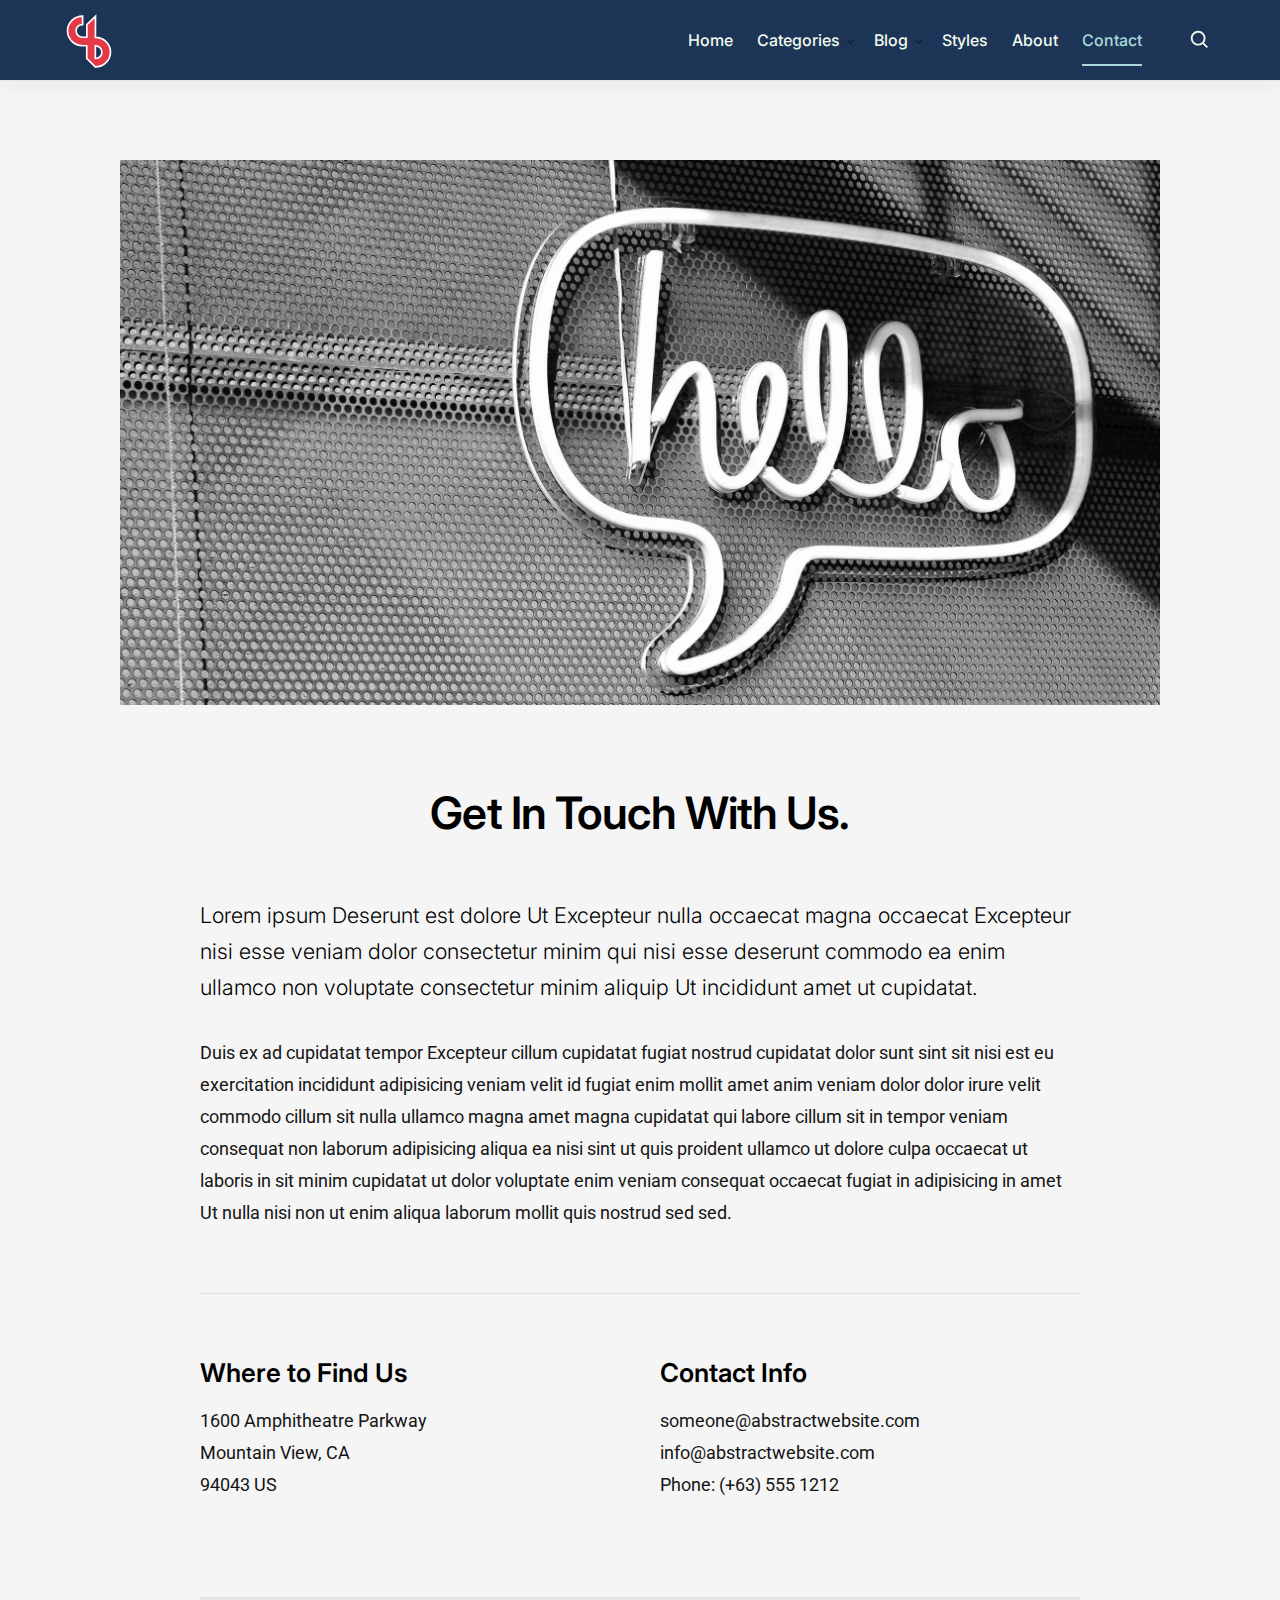
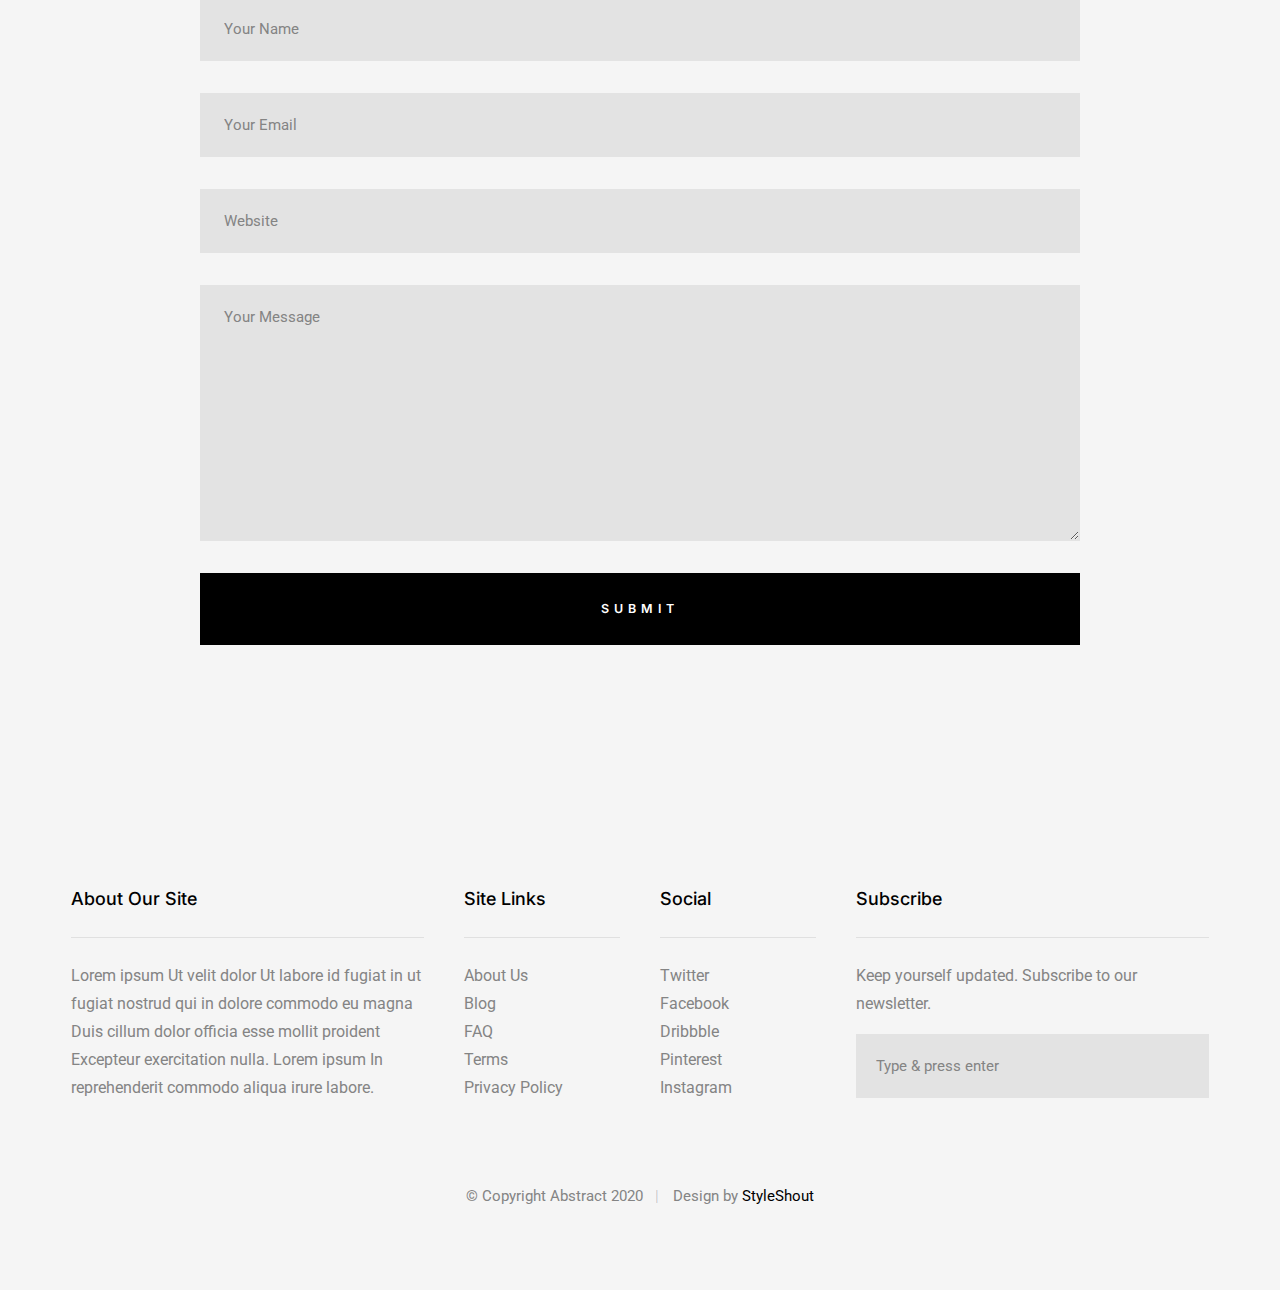
<file: contact.html>
<!DOCTYPE html>
<html class="no-js" lang="en">
<head>

    <!--- basic page needs
    ================================================== -->
    <meta charset="utf-8">
    <title>Contact - Abstract</title>
    <meta name="description" content="">
    <meta name="author" content="">

   <!-- mobile specific metas
    ================================================== -->
    <meta name="viewport" content="width=device-width, initial-scale=1">

    <!-- CSS
    ================================================== -->
    <link rel="stylesheet" href="css/styles.css">
    <link rel="stylesheet" href="css/vendor.css">

    <!-- script
    ================================================== -->
    <script src="js/modernizr.js"></script>

    <!-- favicons
    ================================================== -->
    <link rel="apple-touch-icon" sizes="180x180" href="apple-touch-icon.png">
    <link rel="icon" type="image/png" sizes="32x32" href="favicon-32x32.png">
    <link rel="icon" type="image/png" sizes="16x16" href="favicon-16x16.png">
    <link rel="manifest" href="site.webmanifest">

</head>

<body id="top">


    <!-- preloader
    ================================================== -->
    <div id="preloader">
        <div id="loader"></div>
    </div>


    <!-- header
    ================================================== -->
    <header class="s-header">

        <div class="row s-header__content">

            <div class="s-header__logo">
                <a class="logo" href="index.html">
                    <img src="images/logo.svg" alt="Homepage">
                </a>
            </div>

            <nav class="s-header__nav-wrap">

                <h2 class="s-header__nav-heading h6">Site Navigation</h2>

                <ul class="s-header__nav">
                    <li><a href="index.html" title="">Home</a></li>
                    <li class="has-children">
                        <a href="#0" title="">Categories</a>
                        <ul class="sub-menu">
                            <li><a href="category.html">Design</a></li>
                            <li><a href="category.html">Lifestyle</a></li>
                            <li><a href="category.html">Photography</a></li>
                            <li><a href="category.html">Vacation</a></li>
                            <li><a href="category.html">Work</a></li>
                            <li><a href="category.html">Health</a></li>
                            <li><a href="category.html">Family</a></li>
                            <li><a href="category.html">Relationship</a></li>
                        </ul>
                    </li>
                    <li class="has-children">
                        <a href="#0" title="">Blog</a>
                        <ul class="sub-menu">
                        <li><a href="single-video.html">Video Post</a></li>
                        <li><a href="single-audio.html">Audio Post</a></li>
                        <li><a href="single-gallery.html">Gallery Post</a></li>
                        <li><a href="single-standard.html">Standard Post</a></li>
                        </ul>
                    </li>
                    <li><a href="styles.html" title="">Styles</a></li>
                    <li><a href="about.html" title="">About</a></li>
                    <li class="current"><a href="contact.html" title="">Contact</a></li>
                </ul> <!-- end header__nav -->

                <a href="#0" title="Close Menu" class="s-header__overlay-close close-mobile-menu">Close</a>

            </nav> <!-- end header__nav-wrap -->
                   
            <a class="s-header__toggle-menu" href="#0" title="Menu"><span>Menu</span></a>
            
            <div class="s-header__search">
                    
                <form role="search" method="get" class="s-header__search-form" action="#">
                    <label>
                        <span class="hide-content">Search for:</span>
                        <input type="search" class="s-header__search-field" placeholder="Type Your Keywords" value="" name="s" title="Search for:" autocomplete="off">
                    </label>
                    <input type="submit" class="s-header__search-submit" value="Search">
                </form>

                <a href="#0" title="Close Search" class="s-header__overlay-close">Close</a>

            </div> <!-- end search wrap -->	

            <a class="s-header__search-trigger" href="#">
                <svg xmlns="http://www.w3.org/2000/svg" viewBox="0 0 24 24"><path d="M10 18a7.952 7.952 0 004.897-1.688l4.396 4.396 1.414-1.414-4.396-4.396A7.952 7.952 0 0018 10c0-4.411-3.589-8-8-8s-8 3.589-8 8 3.589 8 8 8zm0-14c3.309 0 6 2.691 6 6s-2.691 6-6 6-6-2.691-6-6 2.691-6 6-6z"></path></svg>
            </a>

        </div> <!-- end s-header__content -->

    </header> <!-- end header -->


        <!-- content
    ================================================== -->
    <section class="s-content site-page">
        <div class="row">
            <div class="column large-12">

                <section>

                    <div class="s-content__media">
                        <img src="images/thumbs/contact/contact-1050.jpg" 
                             srcset="images/thumbs/contact/contact-2100.jpg 2100w, 
                                     images/thumbs/contact/contact-1050.jpg 1050w, 
                                     images/thumbs/contact/contact-525.jpg 525w" sizes="(max-width: 2100px) 100vw, 2100px" alt="">
                    </div> <!-- end s-content__media -->

                    <div class="s-content__primary">

                        <h1 class="s-content__title">Get In Touch With Us.</h1>	

                        <p class="lead">Lorem ipsum Deserunt est dolore Ut Excepteur nulla occaecat magna occaecat Excepteur nisi esse veniam dolor consectetur minim qui nisi esse deserunt commodo ea enim ullamco non voluptate consectetur minim aliquip Ut incididunt amet ut cupidatat.</p> 

                        <p>Duis ex ad cupidatat tempor Excepteur cillum cupidatat fugiat nostrud cupidatat dolor sunt sint sit nisi est eu exercitation incididunt adipisicing veniam velit id fugiat enim mollit amet anim veniam dolor dolor irure velit commodo cillum sit nulla ullamco magna amet magna cupidatat qui labore cillum sit in tempor veniam consequat non laborum adipisicing aliqua ea nisi sint ut quis proident ullamco ut dolore culpa occaecat ut laboris in sit minim cupidatat ut dolor voluptate enim veniam consequat occaecat fugiat in adipisicing in amet Ut nulla nisi non ut enim aliqua laborum mollit quis nostrud sed sed.</p>

                        <hr>

                        <div class="row block-large-1-2 block-tab-full s-content__blocks">
                            <div class="column">
                                <h4>Where to Find Us</h4>
                                <p>
                                1600 Amphitheatre Parkway<br>
                                Mountain View, CA<br>
                                94043 US
                                </p>
                            </div>

                            <div class="column">
                                <h4>Contact Info</h4>
                                <p>
                                someone@abstractwebsite.com<br>
                                info@abstractwebsite.com <br>
                                Phone: (+63) 555 1212
                                </p> 
                            </div>
                        </div> <!-- end s-content__blocks -->

                        <form name="cForm" id="cForm" class="s-content__form" method="post" action="">
                            <fieldset>

                                <div class="form-field">
                                    <input name="cName" type="text" id="cName" class="h-full-width" placeholder="Your Name" value="">
                                </div>

                                <div class="form-field">
                                    <input name="cEmail" type="text" id="cEmail" class="h-full-width" placeholder="Your Email" value="">
                                </div>

                                <div class="form-field">
                                    <input name="cWebsite" type="text" id="cWebsite" class="h-full-width" placeholder="Website"  value="">
                                </div>

                                <div class="message form-field">
                                    <textarea name="cMessage" id="cMessage" class="h-full-width" placeholder="Your Message" ></textarea>
                                </div>

                                <button type="submit" class="submit btn btn--primary btn--medium h-full-width">Submit</button>

                            </fieldset>
                       </form> <!-- end form -->

                    </div> <!-- end s-content__primary -->

                </section>

            </div> <!-- end column -->
        </div> <!-- end row -->
    </section> <!-- end s-content -->


    <!-- footer
    ================================================== -->
    <footer class="s-footer">

        <div class="s-footer__main">

            <div class="row">

                <div class="column large-4 medium-6 tab-12 s-footer__info">

                    <h5>About Our Site</h5>

                    <p>
                    Lorem ipsum Ut velit dolor Ut labore id fugiat in ut fugiat nostrud qui in dolore commodo eu magna Duis cillum dolor officia esse mollit proident Excepteur exercitation nulla. Lorem ipsum In reprehenderit commodo aliqua irure labore.
                    </p>

                </div> <!-- end s-footer__info -->

                <div class="column large-2 medium-3 tab-6 s-footer__site-links">

                    <h5>Site Links</h5>

                    <ul>
                        <li><a href="#0">About Us</a></li>
                        <li><a href="#0">Blog</a></li>
                        <li><a href="#0">FAQ</a></li>
                        <li><a href="#0">Terms</a></li>
                        <li><a href="#0">Privacy Policy</a></li>
                    </ul>

                </div> <!-- end s-footer__site-links -->  

                <div class="column large-2 medium-3 tab-6 s-footer__social-links">

                    <h5>Social</h5>

                    <ul>
                        <li><a href="#0">Twitter</a></li>
                        <li><a href="#0">Facebook</a></li>
                        <li><a href="#0">Dribbble</a></li>
                        <li><a href="#0">Pinterest</a></li>
                        <li><a href="#0">Instagram</a></li>
                    </ul>

                </div> <!-- end s-footer__social links --> 

                <div class="column large-4 medium-12 s-footer__subscribe">

                    <h5>Subscribe</h5>

                    <p>Keep yourself updated. Subscribe to our newsletter.</p>

                    <div class="subscribe-form">
                
                        <form id="mc-form" class="group" novalidate="true">

                            <input type="email" value="" name="dEmail" class="email" id="mc-email" placeholder="Type &amp; press enter" required=""> 
                
                            <input type="submit" name="subscribe" >
                
                            <label for="mc-email" class="subscribe-message"></label>
                
                        </form>

                    </div>

                </div> <!-- end s-footer__subscribe -->

            </div> <!-- end row -->

        </div> <!-- end s-footer__main -->

        <div class="s-footer__bottom">
            <div class="row">
                <div class="column">
                    <div class="ss-copyright">
                        <span>© Copyright Abstract 2020</span> 
                        <span>Design by <a href="https://www.styleshout.com/">StyleShout</a></span>		         	
                    </div> <!-- end ss-copyright -->
                </div>
            </div> 

            <div class="ss-go-top">
                <a class="smoothscroll" title="Back to Top" href="#top">
                    <svg xmlns="http://www.w3.org/2000/svg" viewBox="0 0 24 24"><path d="M6 4h12v2H6zm5 10v6h2v-6h5l-6-6-6 6z"/></svg>
                </a>
            </div> <!-- end ss-go-top -->
        </div> <!-- end s-footer__bottom -->

   </footer> <!-- end s-footer -->


   <!-- Java Script
   ================================================== --> 
   <script src="js/jquery-3.2.1.min.js"></script>
   <script src="js/plugins.js"></script>
   <script src="js/main.js"></script>

</body>

</html>
</file>
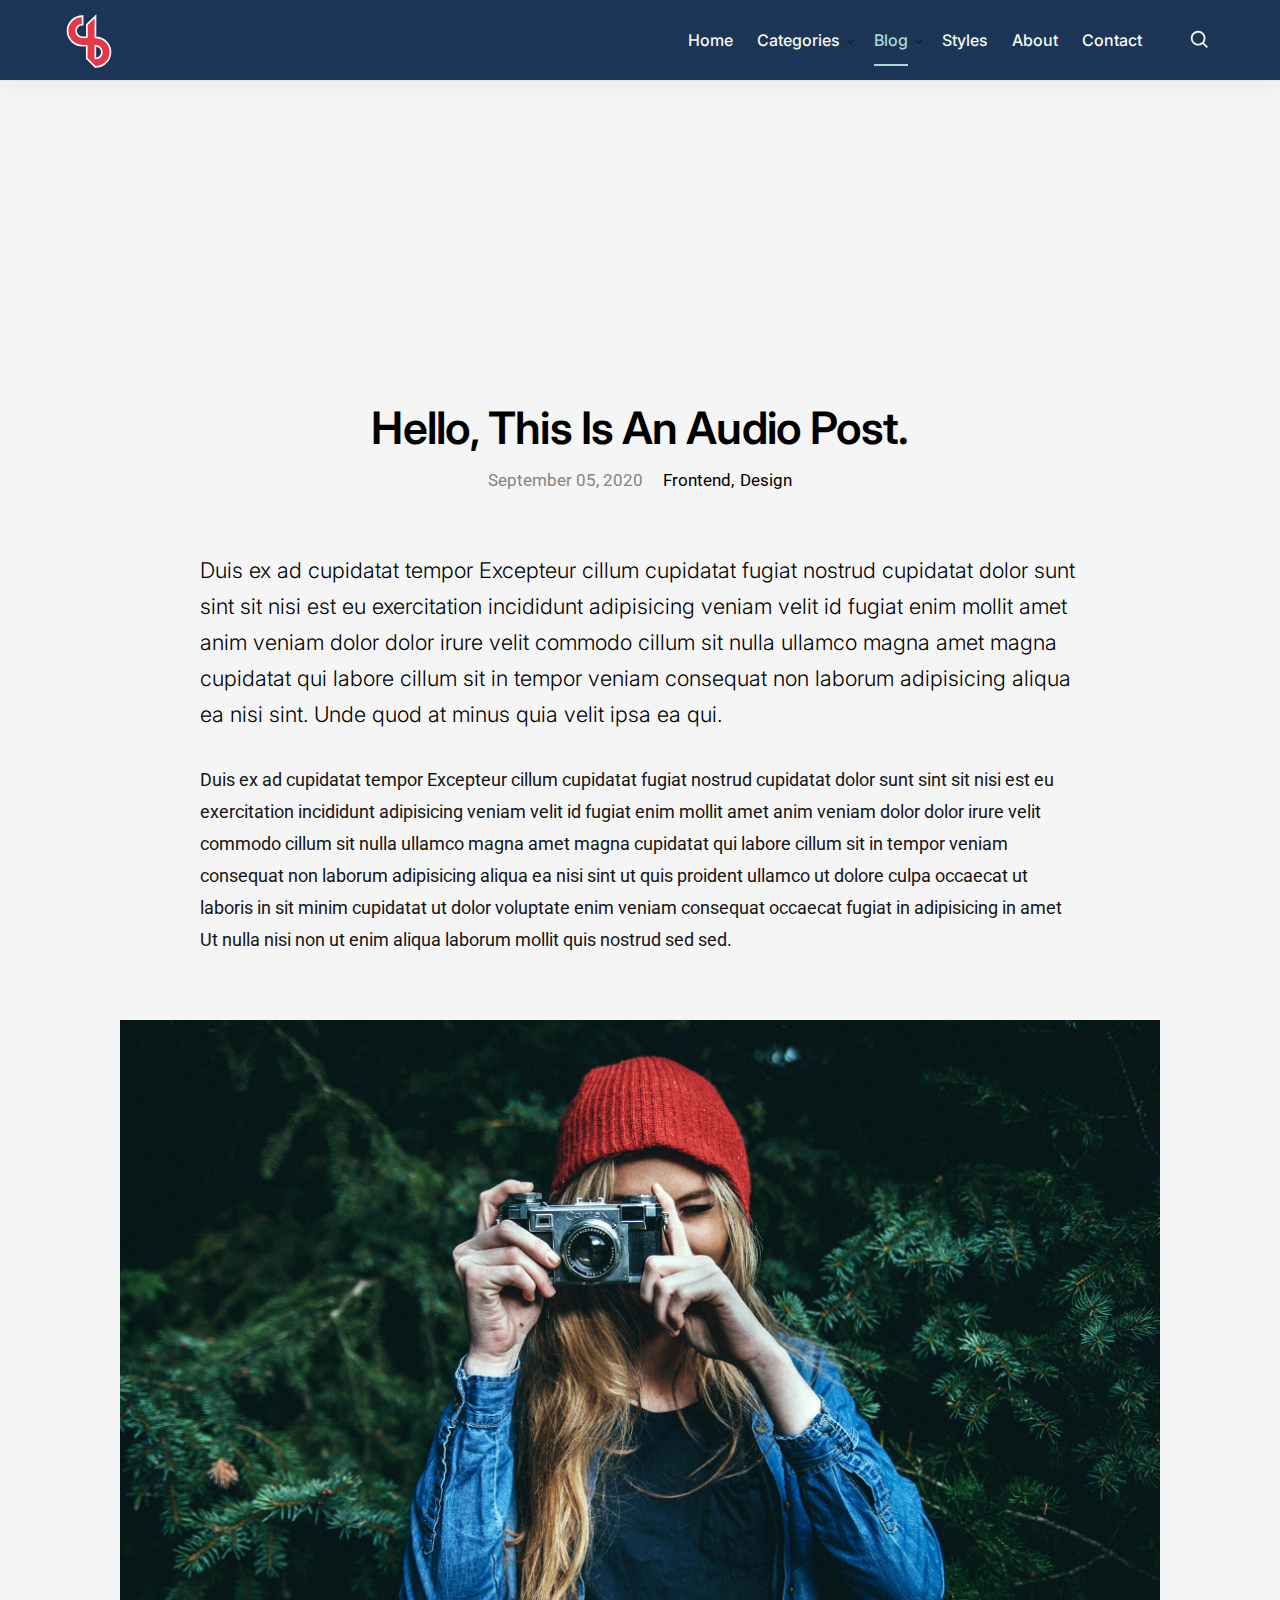
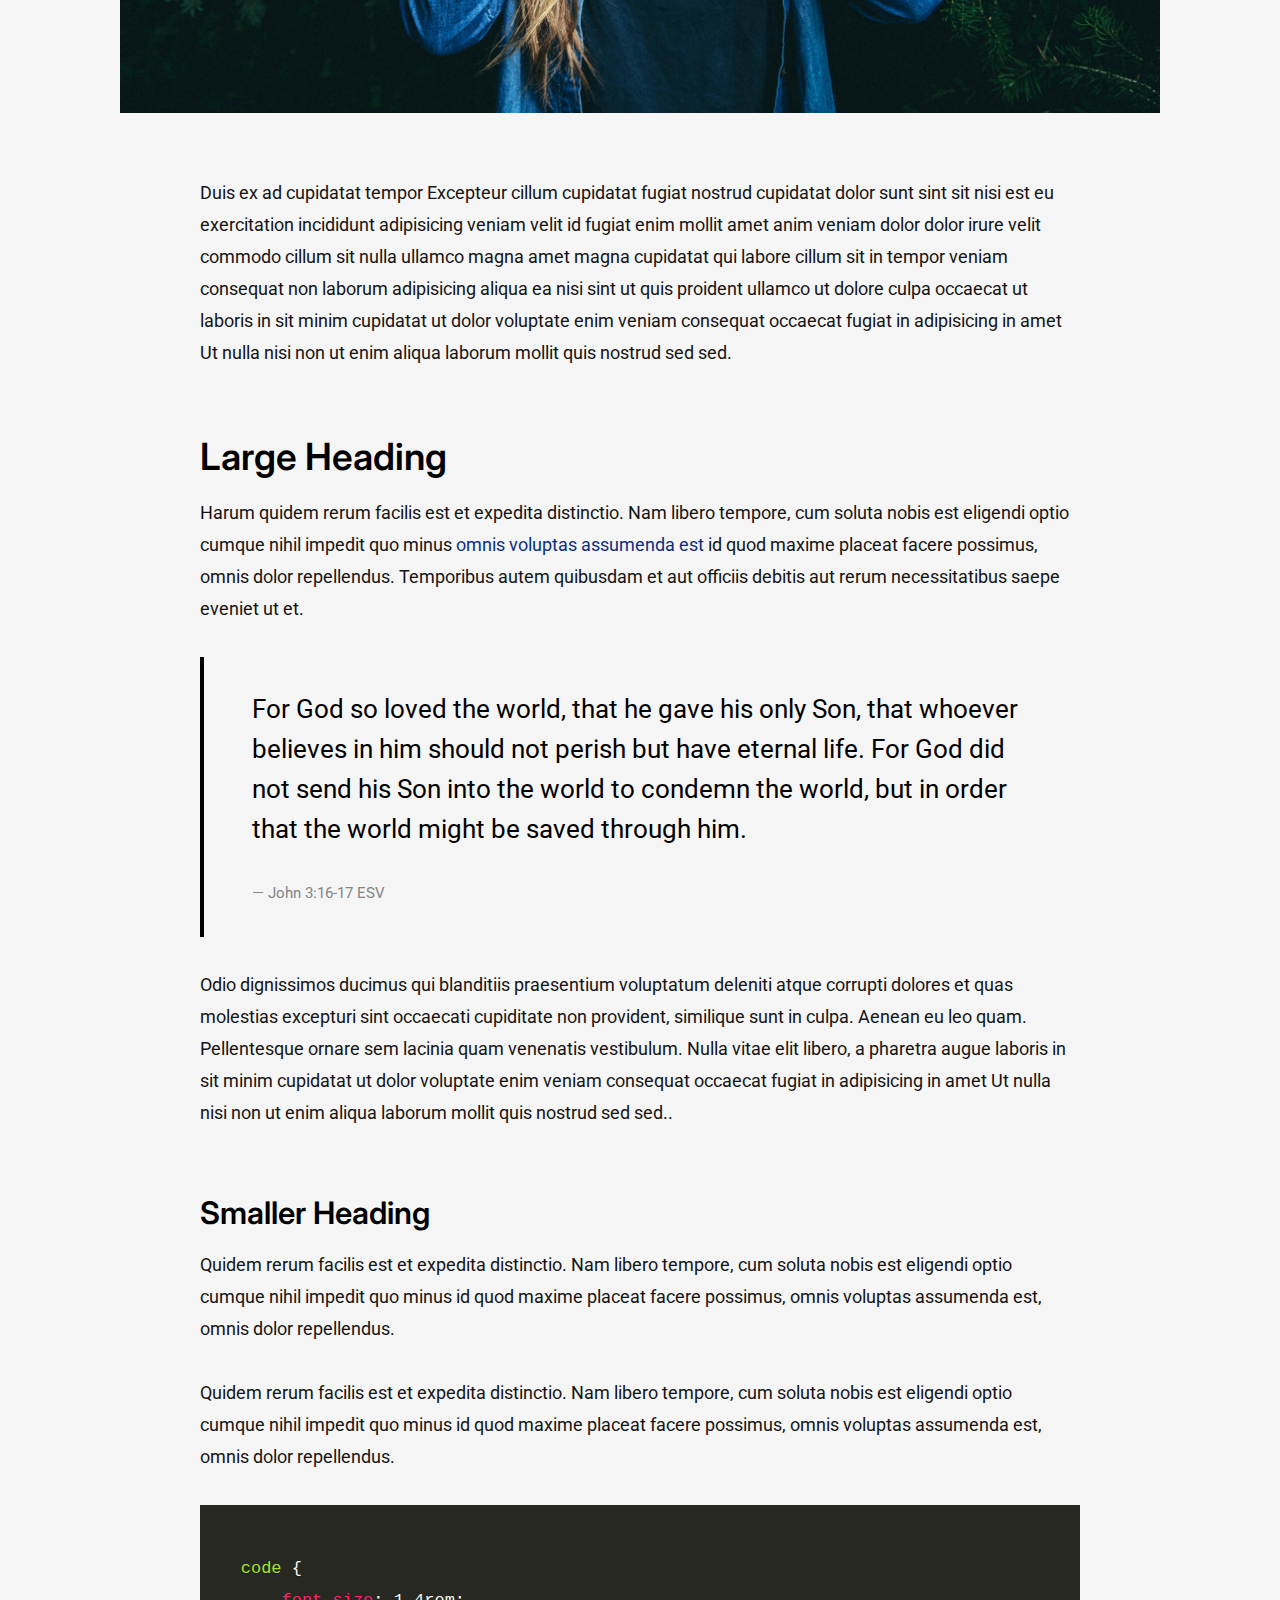
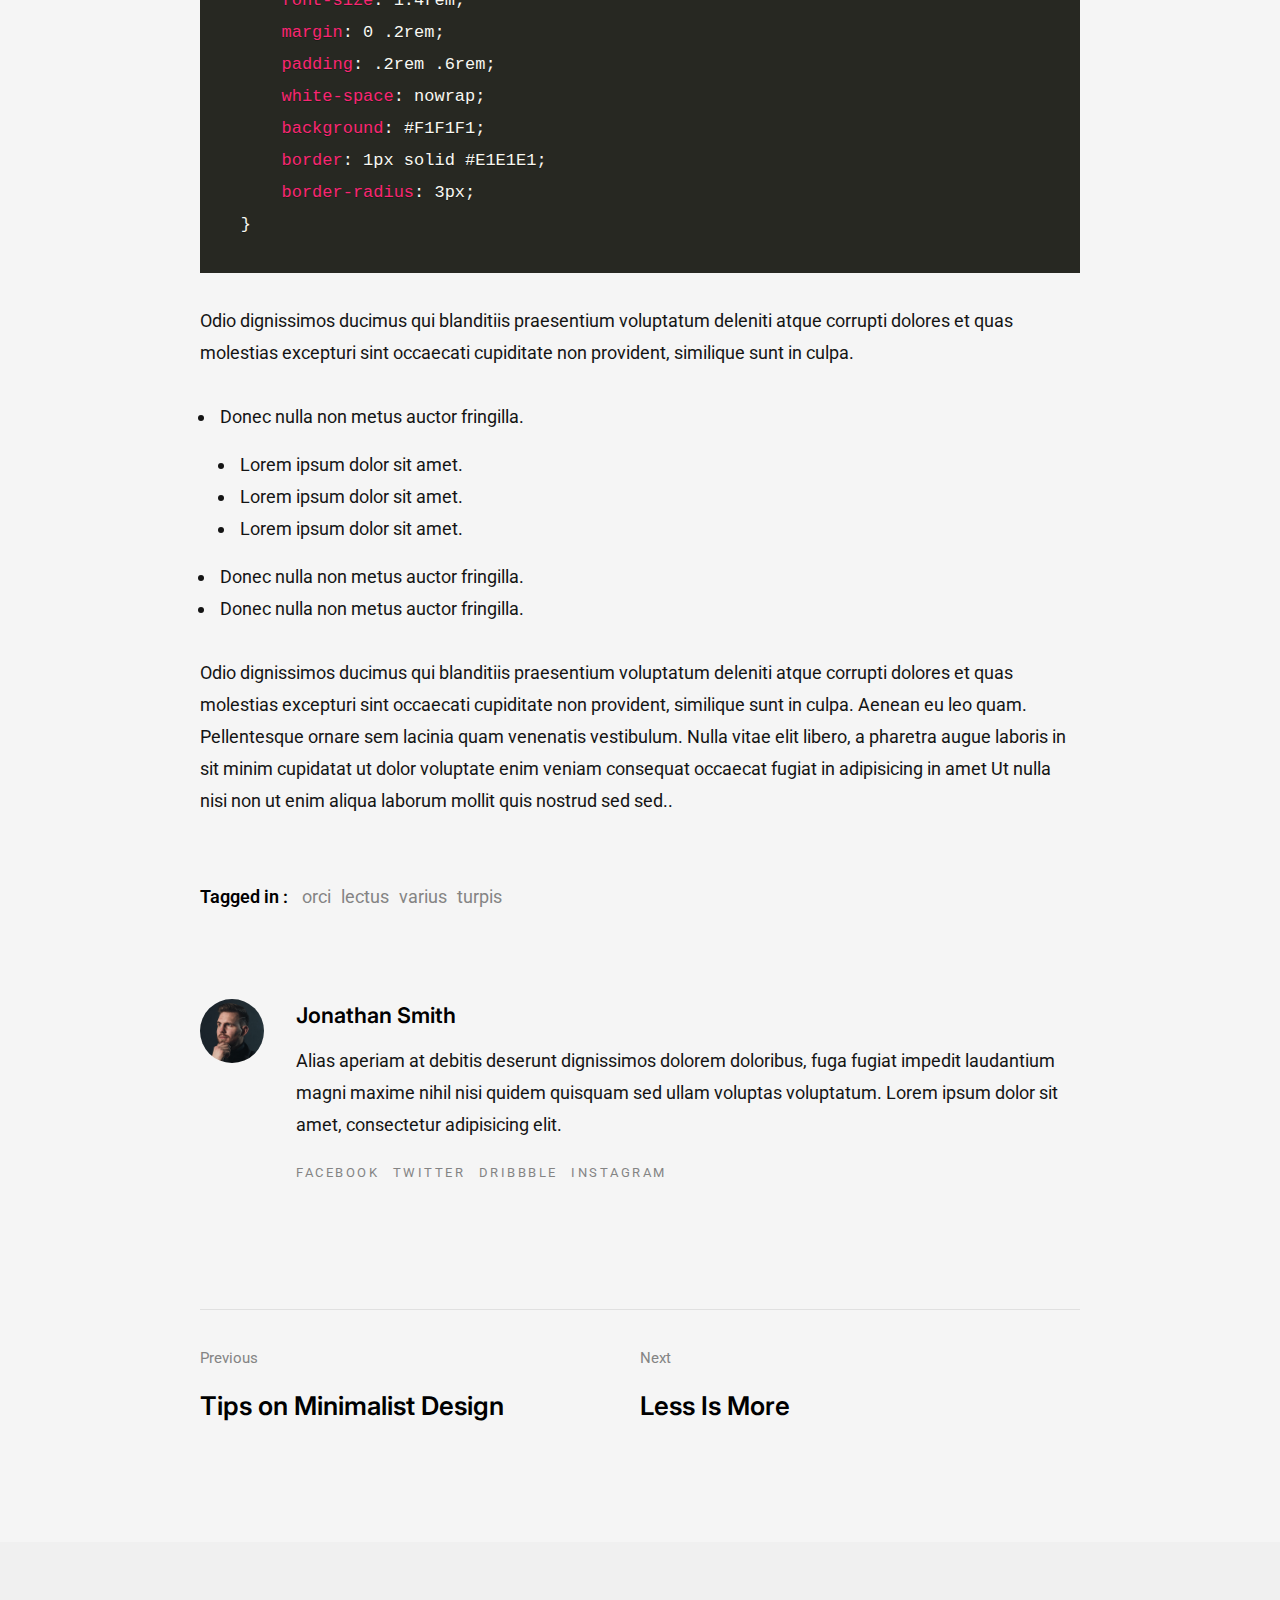
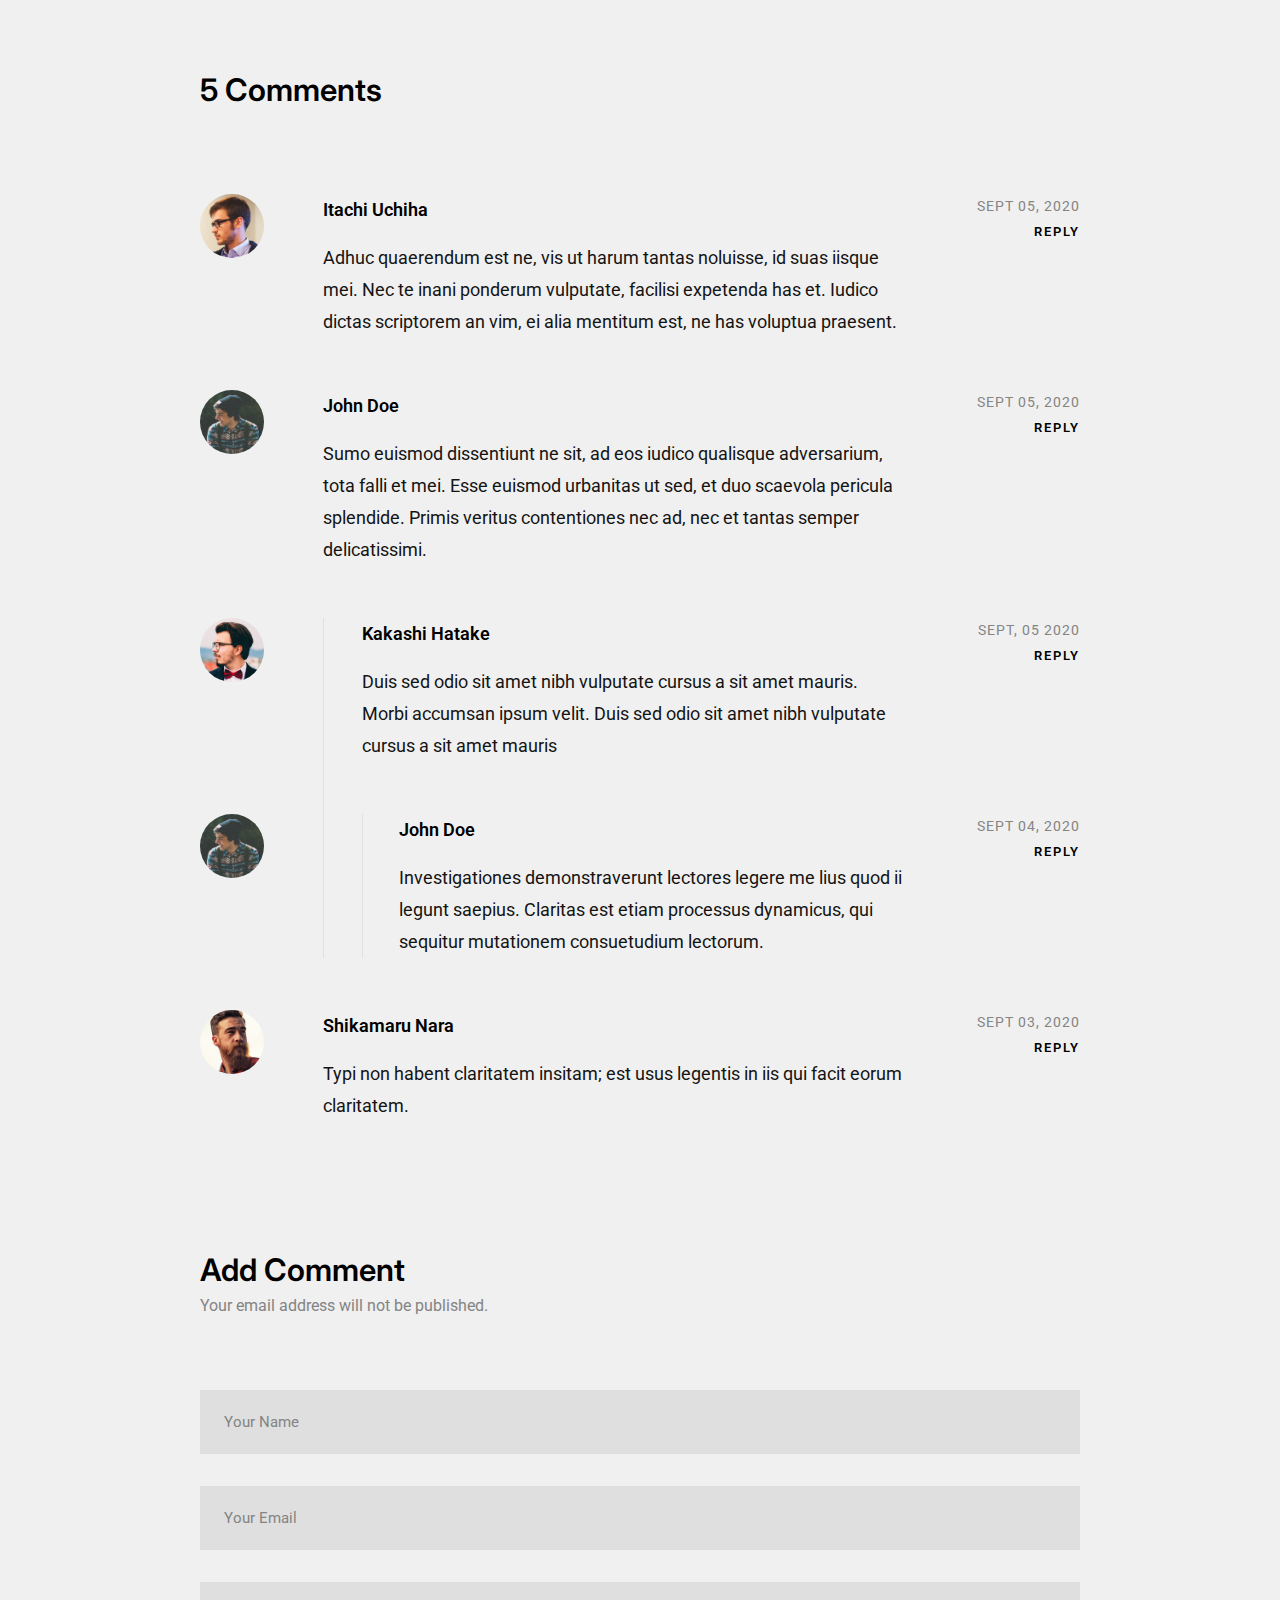
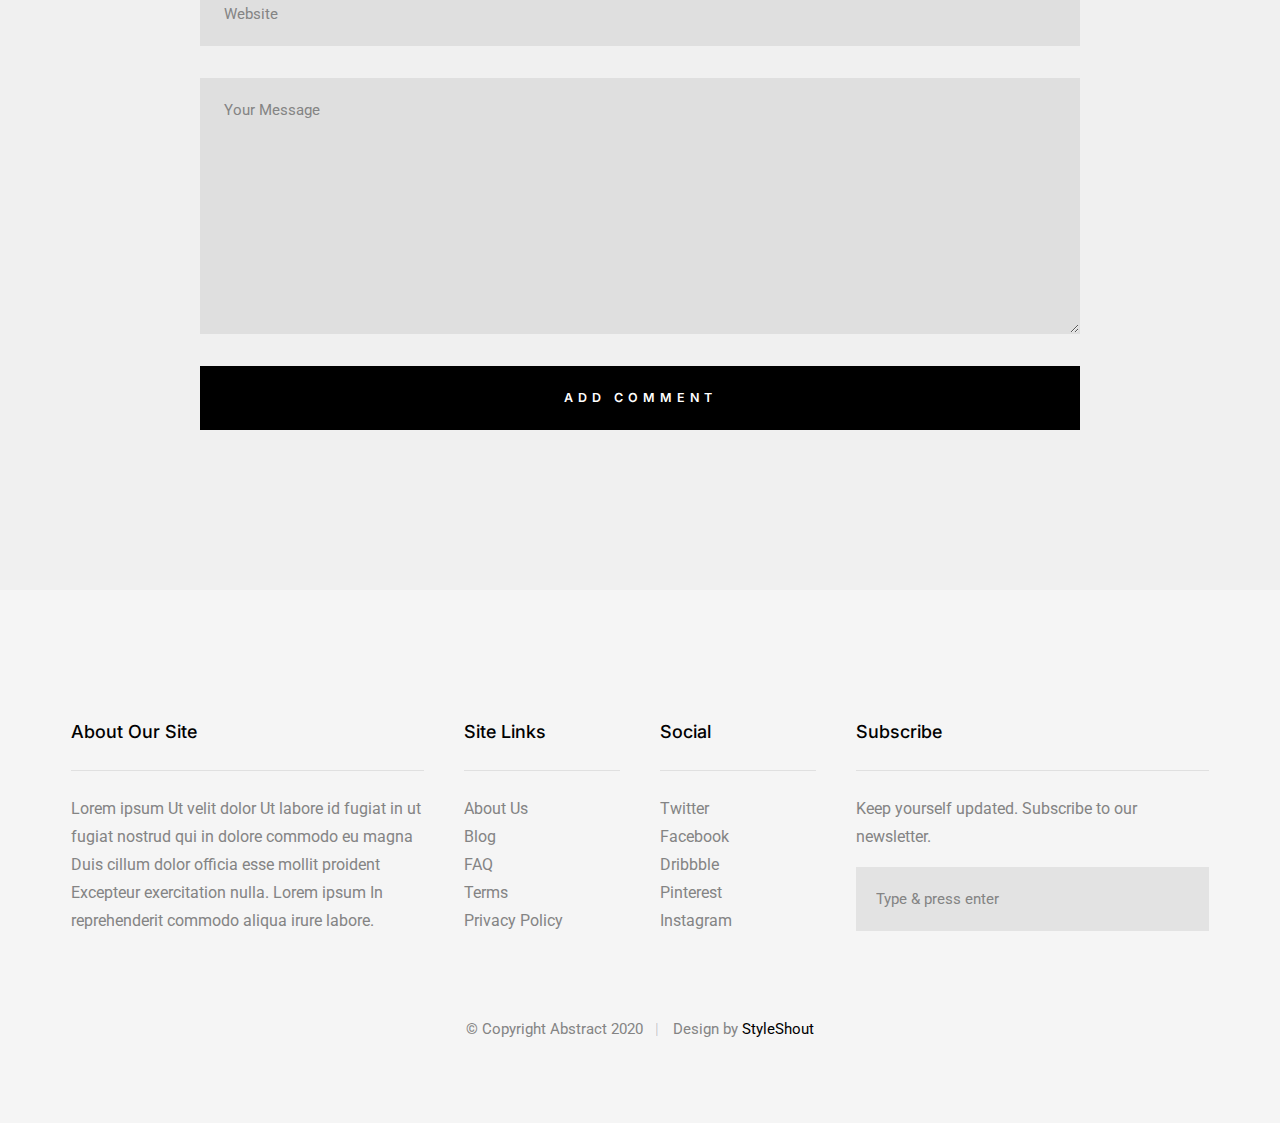
<file: single-audio.html>
<!DOCTYPE html>
<html class="no-js" lang="en">
<head>

    <!--- basic page needs
    ================================================== -->
    <meta charset="utf-8">
    <title>Audio Post - Abstract</title>
    <meta name="description" content="">
    <meta name="author" content="">

   <!-- mobile specific metas
    ================================================== -->
    <meta name="viewport" content="width=device-width, initial-scale=1">

    <!-- CSS
    ================================================== -->
    <link rel="stylesheet" href="css/styles.css">
    <link rel="stylesheet" href="css/vendor.css">

    <!-- script
    ================================================== -->
    <script src="js/modernizr.js"></script>

    <!-- favicons
    ================================================== -->
    <link rel="apple-touch-icon" sizes="180x180" href="apple-touch-icon.png">
    <link rel="icon" type="image/png" sizes="32x32" href="favicon-32x32.png">
    <link rel="icon" type="image/png" sizes="16x16" href="favicon-16x16.png">
    <link rel="manifest" href="site.webmanifest">

</head>

<body id="top">


    <!-- preloader
    ================================================== -->
    <div id="preloader">
        <div id="loader"></div>
    </div>


    <!-- header
    ================================================== -->
    <header class="s-header">

        <div class="row s-header__content">

            <div class="s-header__logo">
                <a class="logo" href="index.html">
                    <img src="images/logo.svg" alt="Homepage">
                </a>
            </div>

            <nav class="s-header__nav-wrap">

                <h2 class="s-header__nav-heading h6">Site Navigation</h2>

                <ul class="s-header__nav">
                    <li><a href="index.html" title="">Home</a></li>
                    <li class="has-children">
                        <a href="#0" title="">Categories</a>
                        <ul class="sub-menu">
                            <li><a href="category.html">Design</a></li>
                            <li><a href="category.html">Lifestyle</a></li>
                            <li><a href="category.html">Photography</a></li>
                            <li><a href="category.html">Vacation</a></li>
                            <li><a href="category.html">Work</a></li>
                            <li><a href="category.html">Health</a></li>
                            <li><a href="category.html">Family</a></li>
                            <li><a href="category.html">Relationship</a></li>
                        </ul>
                    </li>
                    <li class="has-children current">
                        <a href="#0" title="">Blog</a>
                        <ul class="sub-menu">
                        <li><a href="single-video.html">Video Post</a></li>
                        <li><a href="single-audio.html">Audio Post</a></li>
                        <li><a href="single-gallery.html">Gallery Post</a></li>
                        <li><a href="single-standard.html">Standard Post</a></li>
                        </ul>
                    </li>
                    <li><a href="styles.html" title="">Styles</a></li>
                    <li><a href="about.html" title="">About</a></li>
                    <li><a href="contact.html" title="">Contact</a></li>
                </ul> <!-- end header__nav -->

                <a href="#0" title="Close Menu" class="s-header__overlay-close close-mobile-menu">Close</a>

            </nav> <!-- end header__nav-wrap -->
                   
            <a class="s-header__toggle-menu" href="#0" title="Menu"><span>Menu</span></a>
            
            <div class="s-header__search">
                    
                <form role="search" method="get" class="s-header__search-form" action="#">
                    <label>
                        <span class="hide-content">Search for:</span>
                        <input type="search" class="s-header__search-field" placeholder="Type Your Keywords" value="" name="s" title="Search for:" autocomplete="off">
                    </label>
                    <input type="submit" class="s-header__search-submit" value="Search">
                </form>

                <a href="#0" title="Close Search" class="s-header__overlay-close">Close</a>

            </div> <!-- end search wrap -->	

            <a class="s-header__search-trigger" href="#">
                <svg xmlns="http://www.w3.org/2000/svg" viewBox="0 0 24 24"><path d="M10 18a7.952 7.952 0 004.897-1.688l4.396 4.396 1.414-1.414-4.396-4.396A7.952 7.952 0 0018 10c0-4.411-3.589-8-8-8s-8 3.589-8 8 3.589 8 8 8zm0-14c3.309 0 6 2.691 6 6s-2.691 6-6 6-6-2.691-6-6 2.691-6 6-6z"></path></svg>
            </a>

        </div> <!-- end s-header__content -->

    </header> <!-- end header -->


    <!-- content
    ================================================== -->
    <section class="s-content s-content--single">
        <div class="row">
            <div class="column large-12">

                <article class="s-post entry format-audio">

                    <div class="s-content__media">
                        <iframe width="100%" height="166" scrolling="no" frameborder="no" allow="autoplay" src="https://w.soundcloud.com/player/?url=https%3A//api.soundcloud.com/tracks/80822997&color=%23dedede&auto_play=false&hide_related=false&show_comments=true&show_user=true&show_reposts=false&show_teaser=true"></iframe>
                    </div> <!-- end s-content__media -->

                    <div class="s-content__primary">

                        <h2 class="s-content__title s-content__title--post">Hello, This Is An Audio Post.</h2>

                        <ul class="s-content__post-meta">
                            <li class="date">September 05, 2020</li>
                            <li class="cat"><a href="">Frontend</a><a href="">Design</a></li>
                        </ul>

                        <p class="lead">
                        Duis ex ad cupidatat tempor Excepteur cillum cupidatat fugiat nostrud cupidatat dolor 
                        sunt sint sit nisi est eu exercitation incididunt adipisicing veniam velit id fugiat 
                        enim mollit amet anim veniam dolor dolor irure velit commodo cillum sit nulla ullamco 
                        magna amet magna cupidatat qui labore cillum sit in tempor veniam consequat non laborum 
                        adipisicing aliqua ea nisi sint. Unde quod at minus quia velit ipsa ea qui. </p> 

                        <p>Duis ex ad cupidatat tempor Excepteur cillum cupidatat fugiat nostrud cupidatat dolor sunt sint sit nisi est eu exercitation incididunt adipisicing veniam velit id fugiat enim mollit amet anim veniam dolor dolor irure velit commodo cillum sit nulla ullamco magna amet magna cupidatat qui labore cillum sit in tempor veniam consequat non laborum adipisicing aliqua ea nisi sint ut quis proident ullamco ut dolore culpa occaecat ut laboris in sit minim cupidatat ut dolor voluptate enim veniam consequat occaecat fugiat in adipisicing in amet Ut nulla nisi non ut enim aliqua laborum mollit quis nostrud sed sed.
                        </p>

                        <p>
                            <img src="images/sample-1050.jpg" 
                                 srcset="images/sample-2100.jpg 2100w, 
                                         images/sample-1050.jpg 1050w, 
                                         images/sample-525.jpg 525w" sizes="(max-width: 2100px) 100vw, 2100px" alt="">
                        </p>

                        <p>Duis ex ad cupidatat tempor Excepteur cillum cupidatat fugiat nostrud cupidatat dolor sunt sint sit nisi est eu exercitation incididunt adipisicing veniam velit id fugiat enim mollit amet anim veniam dolor dolor irure velit commodo cillum sit nulla ullamco magna amet magna cupidatat qui labore cillum sit in tempor veniam consequat non laborum adipisicing aliqua ea nisi sint ut quis proident ullamco ut dolore culpa occaecat ut laboris in sit minim cupidatat ut dolor voluptate enim veniam consequat occaecat fugiat in adipisicing in amet Ut nulla nisi non ut enim aliqua laborum mollit quis nostrud sed sed.
                        </p>

                        <h2>Large Heading</h2>

                        <p>Harum quidem rerum facilis est et expedita distinctio. Nam libero tempore, cum soluta nobis est eligendi optio cumque nihil impedit quo minus <a href="http://#">omnis voluptas assumenda est</a> id quod maxime placeat facere possimus, omnis dolor repellendus. Temporibus autem quibusdam et aut officiis debitis aut rerum necessitatibus saepe eveniet ut et.</p>

                        <blockquote>
                            <p>
                            For God so loved the world, that he gave his only Son, that whoever believes in 
                            him should not perish but have eternal life. For God did not send his Son into 
                            the world to condemn the world, but in order that the world might be 
                            saved through him.
                            </p>
                            <cite>John 3:16-17 ESV</cite>
                        </blockquote>

                        <p>Odio dignissimos ducimus qui blanditiis praesentium voluptatum deleniti atque corrupti dolores et quas molestias excepturi sint occaecati cupiditate non provident, similique sunt in culpa. Aenean eu leo quam. Pellentesque ornare sem lacinia quam venenatis vestibulum. Nulla vitae elit libero, a pharetra augue laboris in sit minim cupidatat ut dolor voluptate enim veniam consequat occaecat fugiat in adipisicing in amet Ut nulla nisi non ut enim aliqua laborum mollit quis nostrud sed sed..</p>

                        <h3>Smaller Heading</h3>

                        <p>Quidem rerum facilis est et expedita distinctio. Nam libero tempore, cum soluta nobis est eligendi optio cumque nihil impedit quo minus id quod maxime placeat facere possimus, omnis voluptas assumenda est, omnis dolor repellendus.</p>

                        <p>Quidem rerum facilis est et expedita distinctio. Nam libero tempore, cum soluta nobis est eligendi optio cumque nihil impedit quo minus id quod maxime placeat facere possimus, omnis voluptas assumenda est, omnis dolor repellendus.</p>
                        
<pre><code class="language-css">
    code {
        font-size: 1.4rem;
        margin: 0 .2rem;
        padding: .2rem .6rem;
        white-space: nowrap;
        background: #F1F1F1;
        border: 1px solid #E1E1E1;	
        border-radius: 3px;
    }
</code></pre>
                            
                        <p>Odio dignissimos ducimus qui blanditiis praesentium voluptatum deleniti atque corrupti dolores et quas molestias excepturi sint occaecati cupiditate non provident, similique sunt in culpa.</p>

                        <ul>
                            <li>Donec nulla non metus auctor fringilla.
                                <ul>
                                    <li>Lorem ipsum dolor sit amet.</li>
                                    <li>Lorem ipsum dolor sit amet.</li>
                                    <li>Lorem ipsum dolor sit amet.</li>
                                </ul>
                            </li>
                            <li>Donec nulla non metus auctor fringilla.</li>
                            <li>Donec nulla non metus auctor fringilla.</li>
                        </ul>

                        <p>Odio dignissimos ducimus qui blanditiis praesentium voluptatum deleniti atque corrupti dolores et quas molestias excepturi sint occaecati cupiditate non provident, similique sunt in culpa. Aenean eu leo quam. Pellentesque ornare sem lacinia quam venenatis vestibulum. Nulla vitae elit libero, a pharetra augue laboris in sit minim cupidatat ut dolor voluptate enim veniam consequat occaecat fugiat in adipisicing in amet Ut nulla nisi non ut enim aliqua laborum mollit quis nostrud sed sed..</p>

                        <p class="s-content__post-tags">
                            <span>Tagged in :</span>
                            <a href="#">orci</a><a href="#">lectus</a><a href="#">varius</a><a href="#">turpis</a>
                        </p>

                        <div class="s-content__author">
                            <img src="images/avatars/user-06.jpg" alt="">

                            <div class="about">
                                <h5><a href="#">Jonathan Smith</a></h5>
                            
                                <p>Alias aperiam at debitis deserunt dignissimos dolorem doloribus, fuga fugiat impedit laudantium magni maxime nihil nisi quidem quisquam sed ullam voluptas voluptatum. Lorem ipsum dolor sit amet, consectetur adipisicing elit.
                                </p>

                                <ul class="author-social">
                                    <li><a href="#0">Facebook</a></li>
                                    <li><a href="#0">Twitter</a></li>
                                    <li><a href="#0">Dribbble</a></li>
                                    <li><a href="#0">Instagram</i></a></li>
                                </ul>
                            </div>
                        </div> <!-- end s-content__author -->


                        <div class="s-content__pagenav group">
                            <div class="prev-nav">
                                <a href="#" rel="prev">
                                    <span>Previous</span>
                                    Tips on Minimalist Design 
                                </a>
                            </div>
                             <div class="next-nav">
                                 <a href="#" rel="next">
                                     <span>Next</span>
                                    Less Is More 
                                 </a>
                             </div>
                         </div> <!-- end s-content__pagenav -->

                    </div> <!-- end s-content__primary -->
                </article>

            </div> <!-- end column -->
        </div> <!-- end row -->


        <!-- comments
        ================================================== -->
        <div class="comments-wrap">

            <div id="comments" class="row">
                <div class="column">

                    <h3>5 Comments</h3>

                    <!-- START commentlist -->
                    <ol class="commentlist">

                        <li class="depth-1 comment">

                            <div class="comment__avatar">
                                <img class="avatar" src="images/avatars/user-01.jpg" alt="" width="50" height="50">
                            </div>

                            <div class="comment__content">

                                <div class="comment__info">
                                    <div class="comment__author">Itachi Uchiha</div>

                                    <div class="comment__meta">
                                        <div class="comment__time">Sept 05, 2020</div>
                                        <div class="comment__reply">
                                            <a class="comment-reply-link" href="#0">Reply</a>
                                        </div>
                                    </div>
                                </div>

                                <div class="comment__text">
                                <p>Adhuc quaerendum est ne, vis ut harum tantas noluisse, id suas iisque mei. Nec te inani ponderum vulputate,
                                facilisi expetenda has et. Iudico dictas scriptorem an vim, ei alia mentitum est, ne has voluptua praesent.</p>
                                </div>

                            </div>

                        </li> <!-- end comment level 1 -->

                        <li class="thread-alt depth-1 comment">

                            <div class="comment__avatar">
                                <img class="avatar" src="images/avatars/user-04.jpg" alt="" width="50" height="50">
                            </div>

                            <div class="comment__content">

                                <div class="comment__info">
                                    <div class="comment__author">John Doe</div>

                                    <div class="comment__meta">
                                        <div class="comment__time">Sept 05, 2020</div>
                                        <div class="comment__reply">
                                            <a class="comment-reply-link" href="#0">Reply</a>
                                        </div>
                                    </div>
                                </div>

                                <div class="comment__text">
                                <p>Sumo euismod dissentiunt ne sit, ad eos iudico qualisque adversarium, tota falli et mei. Esse euismod
                                urbanitas ut sed, et duo scaevola pericula splendide. Primis veritus contentiones nec ad, nec et
                                tantas semper delicatissimi.</p>
                                </div>

                            </div>

                            <ul class="children">

                                <li class="depth-2 comment">

                                    <div class="comment__avatar">
                                        <img class="avatar" src="images/avatars/user-03.jpg" alt="" width="50" height="50">
                                    </div>

                                    <div class="comment__content">

                                        <div class="comment__info">
                                            <div class="comment__author">Kakashi Hatake</div>

                                            <div class="comment__meta">
                                                <div class="comment__time">Sept, 05 2020</div>
                                                <div class="comment__reply">
                                                    <a class="comment-reply-link" href="#0">Reply</a>
                                                </div>
                                            </div>
                                        </div>

                                        <div class="comment__text">
                                            <p>Duis sed odio sit amet nibh vulputate
                                            cursus a sit amet mauris. Morbi accumsan ipsum velit. Duis sed odio sit amet nibh vulputate
                                            cursus a sit amet mauris</p>
                                        </div>

                                    </div>

                                    <ul class="children">

                                        <li class="depth-3 comment">

                                            <div class="comment__avatar">
                                                <img class="avatar" src="images/avatars/user-04.jpg" alt="" width="50" height="50">
                                            </div>

                                            <div class="comment__content">

                                                <div class="comment__info">
                                                    <div class="comment__author">John Doe</div>

                                                    <div class="comment__meta">
                                                        <div class="comment__time">Sept 04, 2020</div>
                                                        <div class="comment__reply">
                                                            <a class="comment-reply-link" href="#0">Reply</a>
                                                        </div>
                                                    </div>
                                                </div>

                                                <div class="comment__text">
                                                <p>Investigationes demonstraverunt lectores legere me lius quod ii legunt saepius. Claritas est
                                                etiam processus dynamicus, qui sequitur mutationem consuetudium lectorum.</p>
                                                </div>

                                            </div>

                                        </li>

                                    </ul>

                                </li>

                            </ul>

                        </li> <!-- end comment level 1 -->

                        <li class="depth-1 comment">

                            <div class="comment__avatar">
                                <img class="avatar" src="images/avatars/user-02.jpg" alt="" width="50" height="50">
                            </div>

                            <div class="comment__content">

                                <div class="comment__info">
                                    <div class="comment__author">Shikamaru Nara</div>

                                    <div class="comment__meta">
                                        <div class="comment__time">Sept 03, 2020</div>
                                        <div class="comment__reply">
                                            <a class="comment-reply-link" href="#0">Reply</a>
                                        </div>
                                    </div>
                                </div>

                                <div class="comment__text">
                                <p>Typi non habent claritatem insitam; est usus legentis in iis qui facit eorum claritatem.</p>
                                </div>

                            </div>

                        </li>  <!-- end comment level 1 -->

                    </ol>
                    <!-- END commentlist -->

                </div> <!-- end col-full -->
            </div> <!-- end comments -->


            <div class="row comment-respond">

                <!-- START respond -->
                <div id="respond" class="column">

                    <h3>
                    Add Comment 
                    <span>Your email address will not be published.</span>
                    </h3>

                    <form name="contactForm" id="contactForm" method="post" action="" autocomplete="off">
                        <fieldset>

                            <div class="form-field">
                                <input name="cName" id="cName" class="h-full-width" placeholder="Your Name" value="" type="text">
                            </div>

                            <div class="form-field">
                                <input name="cEmail" id="cEmail" class="h-full-width" placeholder="Your Email" value="" type="text">
                            </div>

                            <div class="form-field">
                                <input name="cWebsite" id="cWebsite" class="h-full-width" placeholder="Website" value="" type="text">
                            </div>

                            <div class="message form-field">
                                <textarea name="cMessage" id="cMessage" class="h-full-width" placeholder="Your Message"></textarea>
                            </div>

                            <input name="submit" id="submit" class="btn btn--primary btn-wide btn--large h-full-width" value="Add Comment" type="submit">

                        </fieldset>
                    </form> <!-- end form -->

                </div>
                <!-- END respond-->

            </div> <!-- end comment-respond -->

        </div> <!-- end comments-wrap -->

    </section> <!-- end s-content -->


    <!-- footer
    ================================================== -->
    <footer class="s-footer">

        <div class="s-footer__main">

            <div class="row">

                <div class="column large-4 medium-6 tab-12 s-footer__info">

                    <h5>About Our Site</h5>

                    <p>
                    Lorem ipsum Ut velit dolor Ut labore id fugiat in ut fugiat nostrud qui in dolore commodo eu magna Duis cillum dolor officia esse mollit proident Excepteur exercitation nulla. Lorem ipsum In reprehenderit commodo aliqua irure labore.
                    </p>

                </div> <!-- end s-footer__info -->

                <div class="column large-2 medium-3 tab-6 s-footer__site-links">

                    <h5>Site Links</h5>

                    <ul>
                        <li><a href="#0">About Us</a></li>
                        <li><a href="#0">Blog</a></li>
                        <li><a href="#0">FAQ</a></li>
                        <li><a href="#0">Terms</a></li>
                        <li><a href="#0">Privacy Policy</a></li>
                    </ul>

                </div> <!-- end s-footer__site-links -->  

                <div class="column large-2 medium-3 tab-6 s-footer__social-links">

                    <h5>Social</h5>

                    <ul>
                        <li><a href="#0">Twitter</a></li>
                        <li><a href="#0">Facebook</a></li>
                        <li><a href="#0">Dribbble</a></li>
                        <li><a href="#0">Pinterest</a></li>
                        <li><a href="#0">Instagram</a></li>
                    </ul>

                </div> <!-- end s-footer__social links --> 

                <div class="column large-4 medium-12 s-footer__subscribe">

                    <h5>Subscribe</h5>

                    <p>Keep yourself updated. Subscribe to our newsletter.</p>

                    <div class="subscribe-form">
                
                        <form id="mc-form" class="group" novalidate="true">

                            <input type="email" value="" name="dEmail" class="email" id="mc-email" placeholder="Type &amp; press enter" required=""> 
                
                            <input type="submit" name="subscribe" >
                
                            <label for="mc-email" class="subscribe-message"></label>
                
                        </form>

                    </div>

                </div> <!-- end s-footer__subscribe -->

            </div> <!-- end row -->

        </div> <!-- end s-footer__main -->

        <div class="s-footer__bottom">
            <div class="row">
                <div class="column">
                    <div class="ss-copyright">
                        <span>© Copyright Abstract 2020</span> 
                        <span>Design by <a href="https://www.styleshout.com/">StyleShout</a></span>		         	
                    </div> <!-- end ss-copyright -->
                </div>
            </div> 

            <div class="ss-go-top">
                <a class="smoothscroll" title="Back to Top" href="#top">
                    <svg xmlns="http://www.w3.org/2000/svg" viewBox="0 0 24 24"><path d="M6 4h12v2H6zm5 10v6h2v-6h5l-6-6-6 6z"/></svg>
                </a>
            </div> <!-- end ss-go-top -->
        </div> <!-- end s-footer__bottom -->

   </footer> <!-- end s-footer -->


   <!-- Java Script
   ================================================== --> 
   <script src="js/jquery-3.2.1.min.js"></script>
   <script src="js/plugins.js"></script>
   <script src="js/main.js"></script>

</body>

</html>
</file>
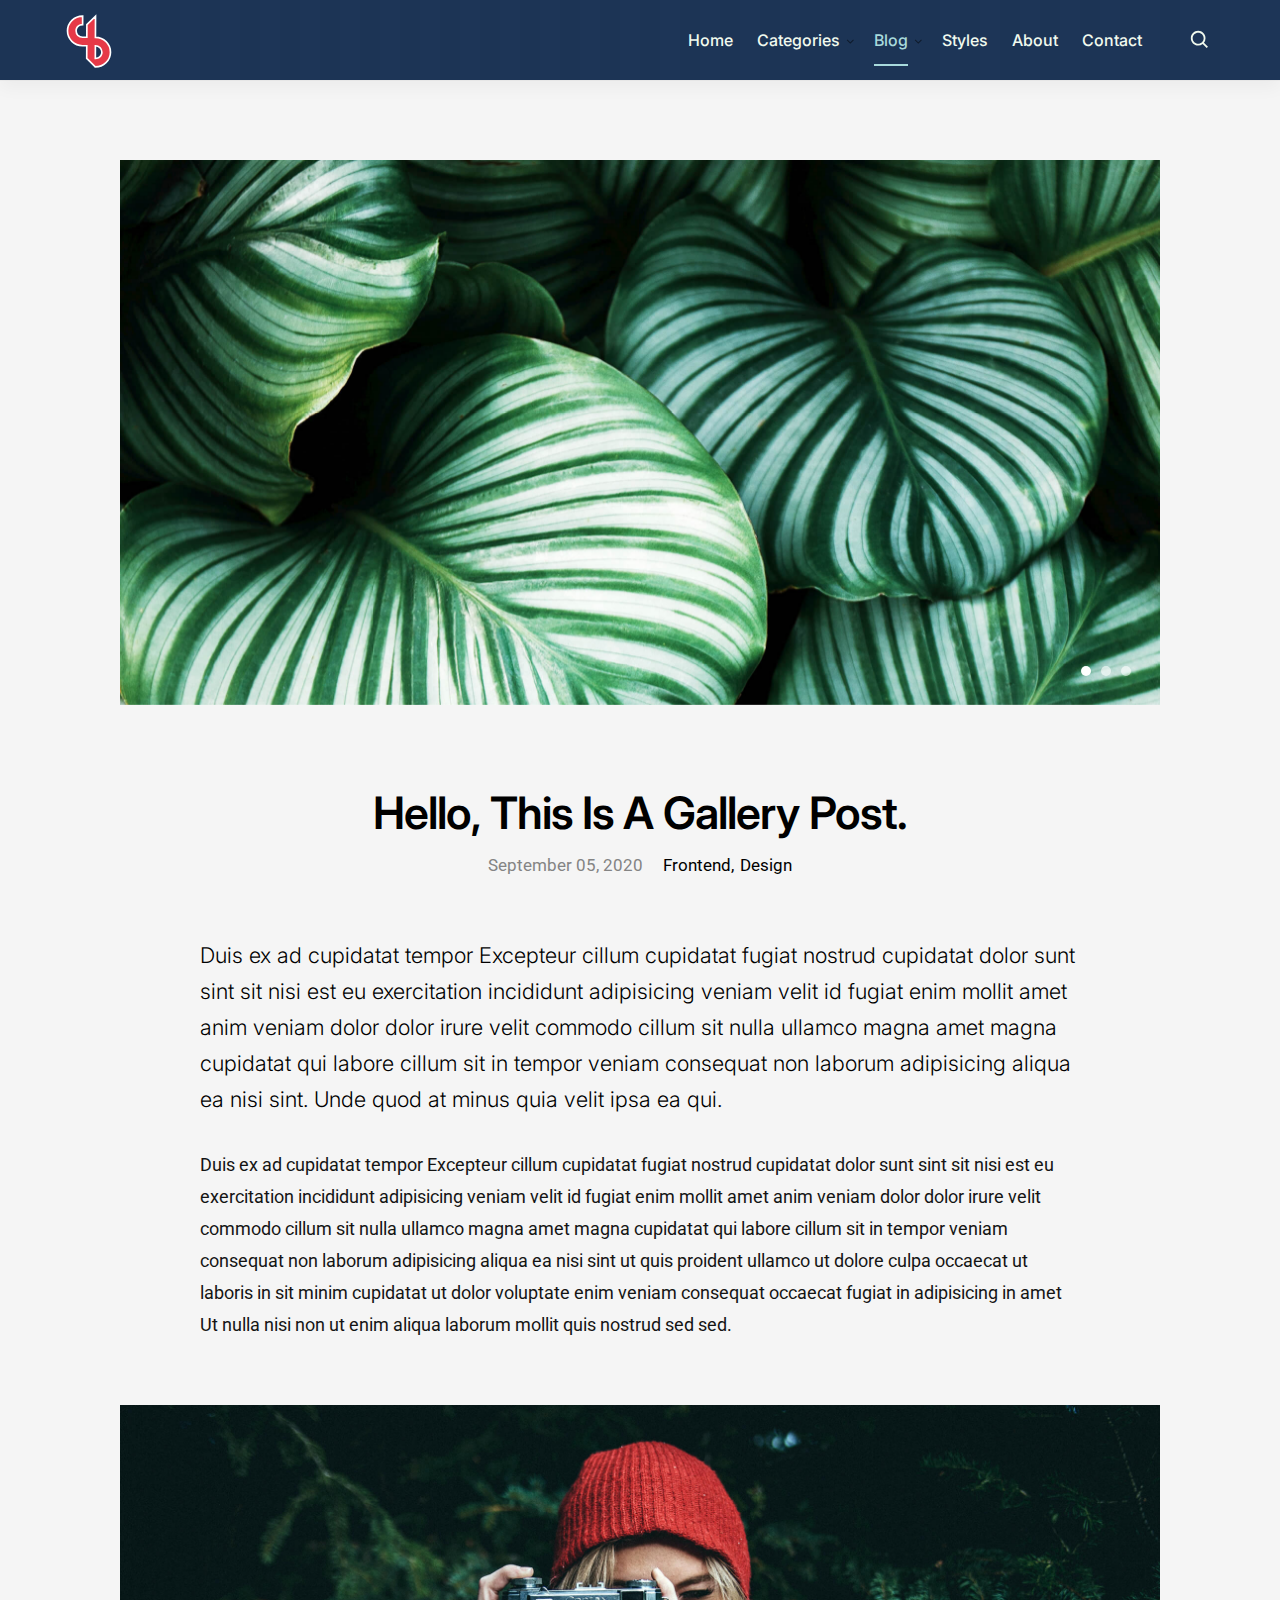
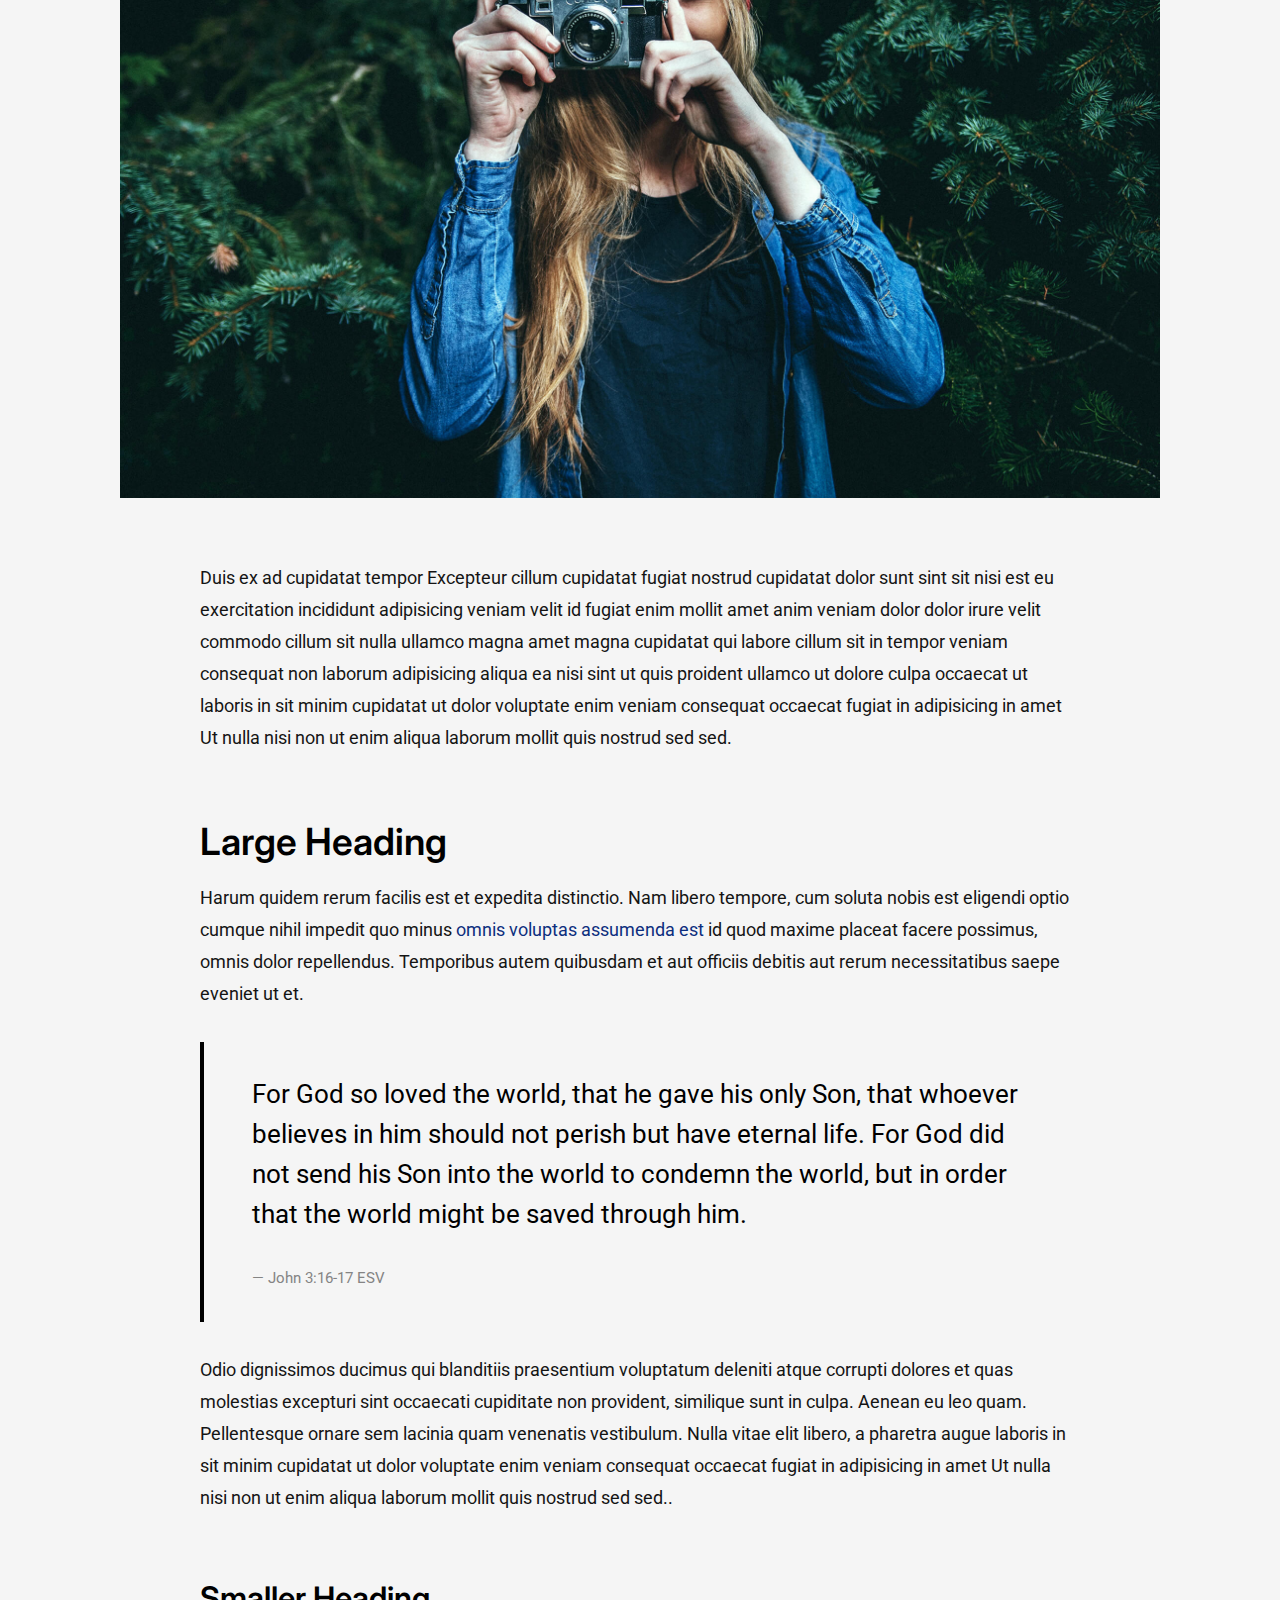
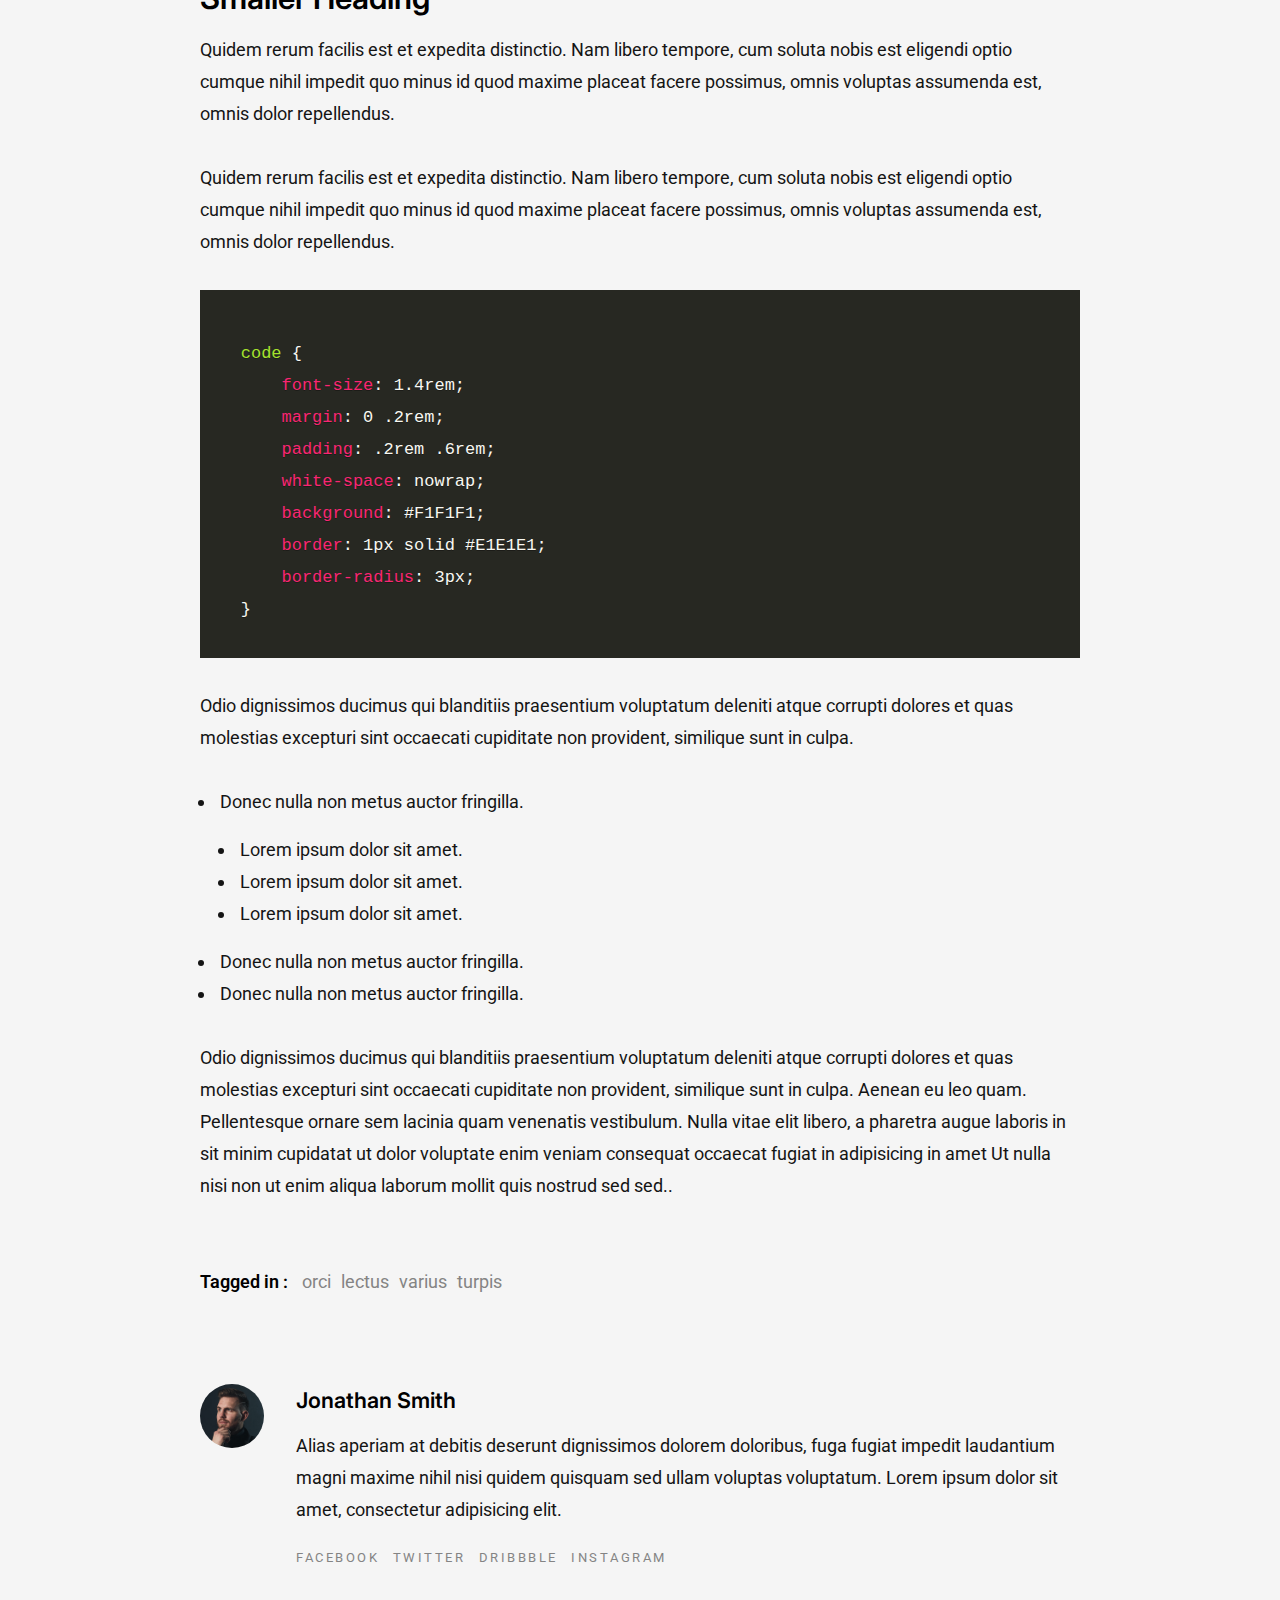
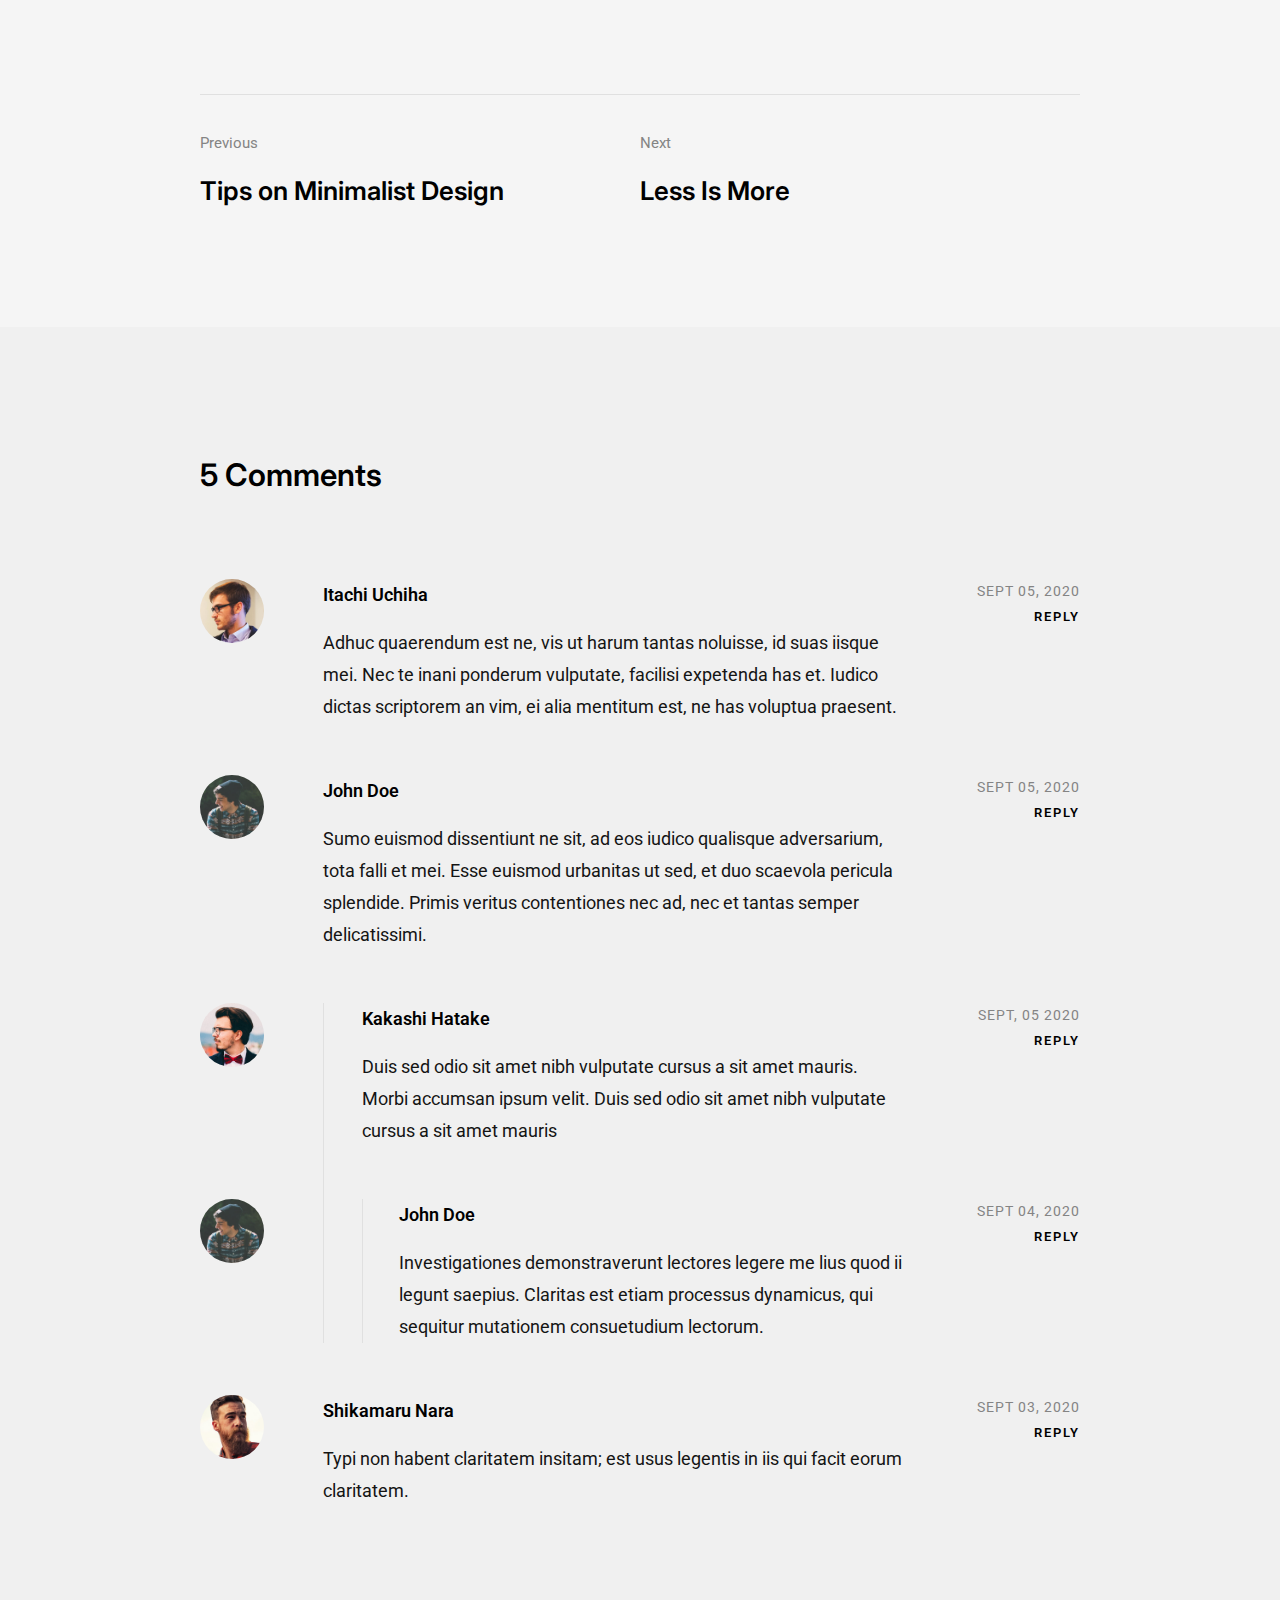
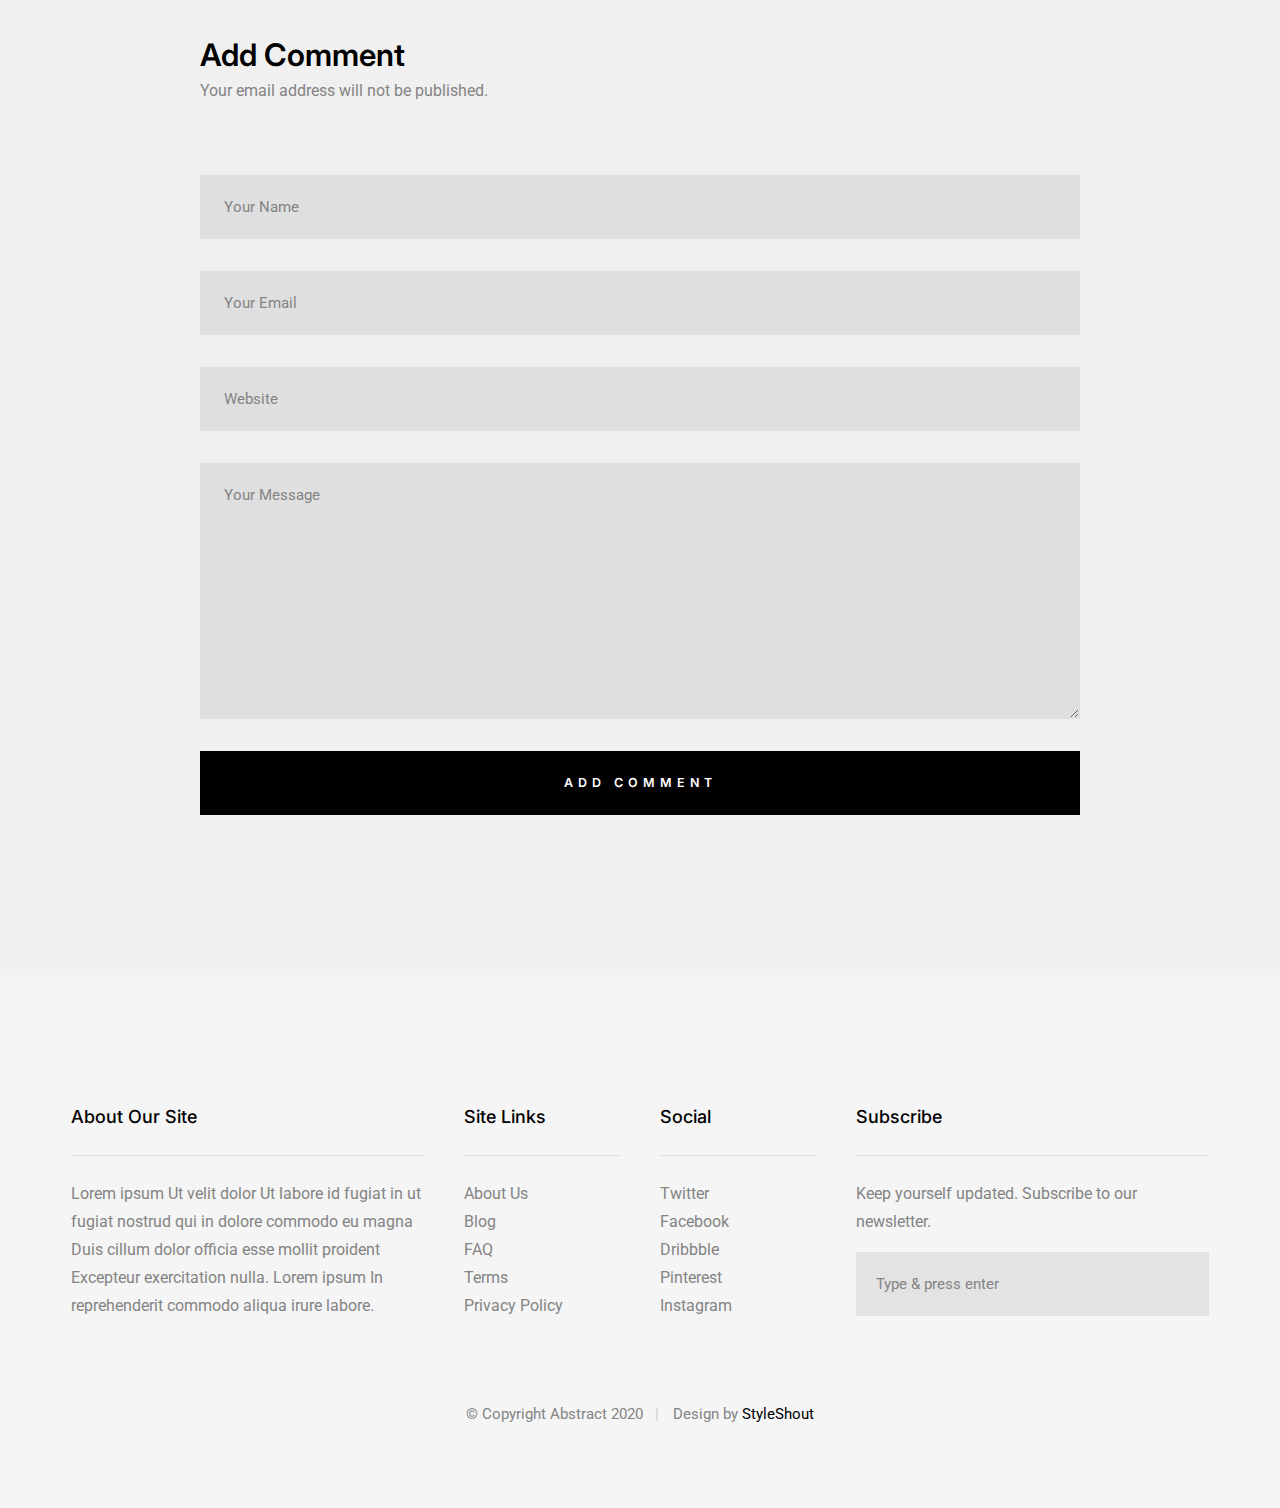
<file: single-gallery.html>
<!DOCTYPE html>
<html class="no-js" lang="en">
<head>

    <!--- basic page needs
    ================================================== -->
    <meta charset="utf-8">
    <title>Gallery Post - Abstract</title>
    <meta name="description" content="">
    <meta name="author" content="">

   <!-- mobile specific metas
    ================================================== -->
    <meta name="viewport" content="width=device-width, initial-scale=1">

    <!-- CSS
    ================================================== -->
    <link rel="stylesheet" href="css/styles.css">
    <link rel="stylesheet" href="css/vendor.css">

    <!-- script
    ================================================== -->
    <script src="js/modernizr.js"></script>

    <!-- favicons
    ================================================== -->
    <link rel="apple-touch-icon" sizes="180x180" href="apple-touch-icon.png">
    <link rel="icon" type="image/png" sizes="32x32" href="favicon-32x32.png">
    <link rel="icon" type="image/png" sizes="16x16" href="favicon-16x16.png">
    <link rel="manifest" href="site.webmanifest">

</head>

<body id="top">


    <!-- preloader
    ================================================== -->
    <div id="preloader">
        <div id="loader"></div>
    </div>


    <!-- header
    ================================================== -->
    <header class="s-header">

        <div class="row s-header__content">

            <div class="s-header__logo">
                <a class="logo" href="index.html">
                    <img src="images/logo.svg" alt="Homepage">
                </a>
            </div>

            <nav class="s-header__nav-wrap">

                <h2 class="s-header__nav-heading h6">Site Navigation</h2>

                <ul class="s-header__nav">
                    <li><a href="index.html" title="">Home</a></li>
                    <li class="has-children">
                        <a href="#0" title="">Categories</a>
                        <ul class="sub-menu">
                            <li><a href="category.html">Design</a></li>
                            <li><a href="category.html">Lifestyle</a></li>
                            <li><a href="category.html">Photography</a></li>
                            <li><a href="category.html">Vacation</a></li>
                            <li><a href="category.html">Work</a></li>
                            <li><a href="category.html">Health</a></li>
                            <li><a href="category.html">Family</a></li>
                            <li><a href="category.html">Relationship</a></li>
                        </ul>
                    </li>
                    <li class="has-children current">
                        <a href="#0" title="">Blog</a>
                        <ul class="sub-menu">
                        <li><a href="single-video.html">Video Post</a></li>
                        <li><a href="single-audio.html">Audio Post</a></li>
                        <li><a href="single-gallery.html">Gallery Post</a></li>
                        <li><a href="single-standard.html">Standard Post</a></li>
                        </ul>
                    </li>
                    <li><a href="styles.html" title="">Styles</a></li>
                    <li><a href="about.html" title="">About</a></li>
                    <li><a href="contact.html" title="">Contact</a></li>
                </ul> <!-- end header__nav -->

                <a href="#0" title="Close Menu" class="s-header__overlay-close close-mobile-menu">Close</a>

            </nav> <!-- end header__nav-wrap -->
                   
            <a class="s-header__toggle-menu" href="#0" title="Menu"><span>Menu</span></a>
            
            <div class="s-header__search">
                    
                <form role="search" method="get" class="s-header__search-form" action="#">
                    <label>
                        <span class="hide-content">Search for:</span>
                        <input type="search" class="s-header__search-field" placeholder="Type Your Keywords" value="" name="s" title="Search for:" autocomplete="off">
                    </label>
                    <input type="submit" class="s-header__search-submit" value="Search">
                </form>

                <a href="#0" title="Close Search" class="s-header__overlay-close">Close</a>

            </div> <!-- end search wrap -->	

            <a class="s-header__search-trigger" href="#">
                <svg xmlns="http://www.w3.org/2000/svg" viewBox="0 0 24 24"><path d="M10 18a7.952 7.952 0 004.897-1.688l4.396 4.396 1.414-1.414-4.396-4.396A7.952 7.952 0 0018 10c0-4.411-3.589-8-8-8s-8 3.589-8 8 3.589 8 8 8zm0-14c3.309 0 6 2.691 6 6s-2.691 6-6 6-6-2.691-6-6 2.691-6 6-6z"></path></svg>
            </a>

        </div> <!-- end s-header__content -->

    </header> <!-- end header -->


    <!-- content
    ================================================== -->
    <section class="s-content s-content--single">
        <div class="row">
            <div class="column large-12">

                <article class="s-post entry format-gallery">

                    <div class="s-content__media">
                        <div class="entry__slider slider">
                            <div class="slider__slides">
                                <div class="slider__slide">
                                    <img src="images/thumbs/single/gallery/single-gallery-01-1050.jpg" 
                                            srcset="images/thumbs/single/gallery/single-gallery-01-2100.jpg 2100w, 
                                                    images/thumbs/single/gallery/single-gallery-01-1050.jpg 1050w, 
                                                    images/thumbs/single/gallery/single-gallery-01-525.jpg 525w" 
                                            sizes="(max-width: 2100px) 100vw, 2100px" alt="" >
                                </div>
                                <div class="slider__slide">
                                    <img src="images/thumbs/single/gallery/single-gallery-02-1050.jpg" 
                                            srcset="images/thumbs/single/gallery/single-gallery-02-2100.jpg 2100w, 
                                                    images/thumbs/single/gallery/single-gallery-02-1050.jpg 1050w, 
                                                    images/thumbs/single/gallery/single-gallery-02-525.jpg 525w" 
                                            sizes="(max-width: 2100px) 100vw, 2100px" alt="" >
                                </div>
                                <div class="slider__slide">
                                    <img src="images/thumbs/single/gallery/single-gallery-03-1050.jpg" 
                                            srcset="images/thumbs/single/gallery/single-gallery-03-2100.jpg 2100w, 
                                                    images/thumbs/single/gallery/single-gallery-03-1050.jpg 1050w, 
                                                    images/thumbs/single/gallery/single-gallery-03-525.jpg 525w" 
                                            sizes="(max-width: 2100px) 100vw, 2100px" alt="" >
                                </div>
                            </div>
                        </div>
                    </div> <!-- end s-content__media -->

                    <div class="s-content__primary">

                        <h2 class="s-content__title s-content__title--post">Hello, This Is A Gallery Post.</h2>

                        <ul class="s-content__post-meta">
                            <li class="date">September 05, 2020</li>
                            <li class="cat"><a href="">Frontend</a><a href="">Design</a></li>
                        </ul>

                        <p class="lead">
                        Duis ex ad cupidatat tempor Excepteur cillum cupidatat fugiat nostrud cupidatat dolor 
                        sunt sint sit nisi est eu exercitation incididunt adipisicing veniam velit id fugiat 
                        enim mollit amet anim veniam dolor dolor irure velit commodo cillum sit nulla ullamco 
                        magna amet magna cupidatat qui labore cillum sit in tempor veniam consequat non laborum 
                        adipisicing aliqua ea nisi sint. Unde quod at minus quia velit ipsa ea qui. </p> 

                        <p>Duis ex ad cupidatat tempor Excepteur cillum cupidatat fugiat nostrud cupidatat dolor sunt sint sit nisi est eu exercitation incididunt adipisicing veniam velit id fugiat enim mollit amet anim veniam dolor dolor irure velit commodo cillum sit nulla ullamco magna amet magna cupidatat qui labore cillum sit in tempor veniam consequat non laborum adipisicing aliqua ea nisi sint ut quis proident ullamco ut dolore culpa occaecat ut laboris in sit minim cupidatat ut dolor voluptate enim veniam consequat occaecat fugiat in adipisicing in amet Ut nulla nisi non ut enim aliqua laborum mollit quis nostrud sed sed.
                        </p>

                        <p>
                            <img src="images/sample-1050.jpg" 
                                 srcset="images/sample-2100.jpg 2100w, 
                                         images/sample-1050.jpg 1050w, 
                                         images/sample-525.jpg 525w" sizes="(max-width: 2100px) 100vw, 2100px" alt="">
                        </p>

                        <p>Duis ex ad cupidatat tempor Excepteur cillum cupidatat fugiat nostrud cupidatat dolor sunt sint sit nisi est eu exercitation incididunt adipisicing veniam velit id fugiat enim mollit amet anim veniam dolor dolor irure velit commodo cillum sit nulla ullamco magna amet magna cupidatat qui labore cillum sit in tempor veniam consequat non laborum adipisicing aliqua ea nisi sint ut quis proident ullamco ut dolore culpa occaecat ut laboris in sit minim cupidatat ut dolor voluptate enim veniam consequat occaecat fugiat in adipisicing in amet Ut nulla nisi non ut enim aliqua laborum mollit quis nostrud sed sed.
                        </p>

                        <h2>Large Heading</h2>

                        <p>Harum quidem rerum facilis est et expedita distinctio. Nam libero tempore, cum soluta nobis est eligendi optio cumque nihil impedit quo minus <a href="http://#">omnis voluptas assumenda est</a> id quod maxime placeat facere possimus, omnis dolor repellendus. Temporibus autem quibusdam et aut officiis debitis aut rerum necessitatibus saepe eveniet ut et.</p>

                        <blockquote>
                            <p>
                            For God so loved the world, that he gave his only Son, that whoever believes in 
                            him should not perish but have eternal life. For God did not send his Son into 
                            the world to condemn the world, but in order that the world might be 
                            saved through him.
                            </p>
                            <cite>John 3:16-17 ESV</cite>
                        </blockquote>

                        <p>Odio dignissimos ducimus qui blanditiis praesentium voluptatum deleniti atque corrupti dolores et quas molestias excepturi sint occaecati cupiditate non provident, similique sunt in culpa. Aenean eu leo quam. Pellentesque ornare sem lacinia quam venenatis vestibulum. Nulla vitae elit libero, a pharetra augue laboris in sit minim cupidatat ut dolor voluptate enim veniam consequat occaecat fugiat in adipisicing in amet Ut nulla nisi non ut enim aliqua laborum mollit quis nostrud sed sed..</p>

                        <h3>Smaller Heading</h3>

                        <p>Quidem rerum facilis est et expedita distinctio. Nam libero tempore, cum soluta nobis est eligendi optio cumque nihil impedit quo minus id quod maxime placeat facere possimus, omnis voluptas assumenda est, omnis dolor repellendus.</p>

                        <p>Quidem rerum facilis est et expedita distinctio. Nam libero tempore, cum soluta nobis est eligendi optio cumque nihil impedit quo minus id quod maxime placeat facere possimus, omnis voluptas assumenda est, omnis dolor repellendus.</p>
                        
<pre><code class="language-css">
    code {
        font-size: 1.4rem;
        margin: 0 .2rem;
        padding: .2rem .6rem;
        white-space: nowrap;
        background: #F1F1F1;
        border: 1px solid #E1E1E1;	
        border-radius: 3px;
    }
</code></pre>
                            
                        <p>Odio dignissimos ducimus qui blanditiis praesentium voluptatum deleniti atque corrupti dolores et quas molestias excepturi sint occaecati cupiditate non provident, similique sunt in culpa.</p>

                        <ul>
                            <li>Donec nulla non metus auctor fringilla.
                                <ul>
                                    <li>Lorem ipsum dolor sit amet.</li>
                                    <li>Lorem ipsum dolor sit amet.</li>
                                    <li>Lorem ipsum dolor sit amet.</li>
                                </ul>
                            </li>
                            <li>Donec nulla non metus auctor fringilla.</li>
                            <li>Donec nulla non metus auctor fringilla.</li>
                        </ul>

                        <p>Odio dignissimos ducimus qui blanditiis praesentium voluptatum deleniti atque corrupti dolores et quas molestias excepturi sint occaecati cupiditate non provident, similique sunt in culpa. Aenean eu leo quam. Pellentesque ornare sem lacinia quam venenatis vestibulum. Nulla vitae elit libero, a pharetra augue laboris in sit minim cupidatat ut dolor voluptate enim veniam consequat occaecat fugiat in adipisicing in amet Ut nulla nisi non ut enim aliqua laborum mollit quis nostrud sed sed..</p>

                        <p class="s-content__post-tags">
                            <span>Tagged in :</span>
                            <a href="#">orci</a><a href="#">lectus</a><a href="#">varius</a><a href="#">turpis</a>
                        </p>

                        <div class="s-content__author">
                            <img src="images/avatars/user-06.jpg" alt="">

                            <div class="about">
                                <h5><a href="#">Jonathan Smith</a></h5>
                            
                                <p>Alias aperiam at debitis deserunt dignissimos dolorem doloribus, fuga fugiat impedit laudantium magni maxime nihil nisi quidem quisquam sed ullam voluptas voluptatum. Lorem ipsum dolor sit amet, consectetur adipisicing elit.
                                </p>

                                <ul class="author-social">
                                <li><a href="#0">Facebook</a></li>
                                <li><a href="#0">Twitter</a></li>
                                <li><a href="#0">Dribbble</a></li>
                                <li><a href="#0">Instagram</i></a></li>
                                </ul>
                            </div>
                        </div> <!-- end s-content__author -->


                        <div class="s-content__pagenav group">
                            <div class="prev-nav">
                                <a href="#" rel="prev">
                                    <span>Previous</span>
                                    Tips on Minimalist Design 
                                </a>
                            </div>
                             <div class="next-nav">
                                 <a href="#" rel="next">
                                     <span>Next</span>
                                    Less Is More 
                                 </a>
                             </div>
                         </div> <!-- end s-content__pagenav -->

                    </div> <!-- end s-content__primary -->
                </article>

            </div> <!-- end column -->
        </div> <!-- end row -->


        <!-- comments
        ================================================== -->
        <div class="comments-wrap">

            <div id="comments" class="row">
                <div class="column">

                    <h3>5 Comments</h3>

                    <!-- START commentlist -->
                    <ol class="commentlist">

                        <li class="depth-1 comment">

                            <div class="comment__avatar">
                                <img class="avatar" src="images/avatars/user-01.jpg" alt="" width="50" height="50">
                            </div>

                            <div class="comment__content">

                                <div class="comment__info">
                                    <div class="comment__author">Itachi Uchiha</div>

                                    <div class="comment__meta">
                                        <div class="comment__time">Sept 05, 2020</div>
                                        <div class="comment__reply">
                                            <a class="comment-reply-link" href="#0">Reply</a>
                                        </div>
                                    </div>
                                </div>

                                <div class="comment__text">
                                <p>Adhuc quaerendum est ne, vis ut harum tantas noluisse, id suas iisque mei. Nec te inani ponderum vulputate,
                                facilisi expetenda has et. Iudico dictas scriptorem an vim, ei alia mentitum est, ne has voluptua praesent.</p>
                                </div>

                            </div>

                        </li> <!-- end comment level 1 -->

                        <li class="thread-alt depth-1 comment">

                            <div class="comment__avatar">
                                <img class="avatar" src="images/avatars/user-04.jpg" alt="" width="50" height="50">
                            </div>

                            <div class="comment__content">

                                <div class="comment__info">
                                    <div class="comment__author">John Doe</div>

                                    <div class="comment__meta">
                                        <div class="comment__time">Sept 05, 2020</div>
                                        <div class="comment__reply">
                                            <a class="comment-reply-link" href="#0">Reply</a>
                                        </div>
                                    </div>
                                </div>

                                <div class="comment__text">
                                <p>Sumo euismod dissentiunt ne sit, ad eos iudico qualisque adversarium, tota falli et mei. Esse euismod
                                urbanitas ut sed, et duo scaevola pericula splendide. Primis veritus contentiones nec ad, nec et
                                tantas semper delicatissimi.</p>
                                </div>

                            </div>

                            <ul class="children">

                                <li class="depth-2 comment">

                                    <div class="comment__avatar">
                                        <img class="avatar" src="images/avatars/user-03.jpg" alt="" width="50" height="50">
                                    </div>

                                    <div class="comment__content">

                                        <div class="comment__info">
                                            <div class="comment__author">Kakashi Hatake</div>

                                            <div class="comment__meta">
                                                <div class="comment__time">Sept, 05 2020</div>
                                                <div class="comment__reply">
                                                    <a class="comment-reply-link" href="#0">Reply</a>
                                                </div>
                                            </div>
                                        </div>

                                        <div class="comment__text">
                                            <p>Duis sed odio sit amet nibh vulputate
                                            cursus a sit amet mauris. Morbi accumsan ipsum velit. Duis sed odio sit amet nibh vulputate
                                            cursus a sit amet mauris</p>
                                        </div>

                                    </div>

                                    <ul class="children">

                                        <li class="depth-3 comment">

                                            <div class="comment__avatar">
                                                <img class="avatar" src="images/avatars/user-04.jpg" alt="" width="50" height="50">
                                            </div>

                                            <div class="comment__content">

                                                <div class="comment__info">
                                                    <div class="comment__author">John Doe</div>

                                                    <div class="comment__meta">
                                                        <div class="comment__time">Sept 04, 2020</div>
                                                        <div class="comment__reply">
                                                            <a class="comment-reply-link" href="#0">Reply</a>
                                                        </div>
                                                    </div>
                                                </div>

                                                <div class="comment__text">
                                                <p>Investigationes demonstraverunt lectores legere me lius quod ii legunt saepius. Claritas est
                                                etiam processus dynamicus, qui sequitur mutationem consuetudium lectorum.</p>
                                                </div>

                                            </div>

                                        </li>

                                    </ul>

                                </li>

                            </ul>

                        </li> <!-- end comment level 1 -->

                        <li class="depth-1 comment">

                            <div class="comment__avatar">
                                <img class="avatar" src="images/avatars/user-02.jpg" alt="" width="50" height="50">
                            </div>

                            <div class="comment__content">

                                <div class="comment__info">
                                    <div class="comment__author">Shikamaru Nara</div>

                                    <div class="comment__meta">
                                        <div class="comment__time">Sept 03, 2020</div>
                                        <div class="comment__reply">
                                            <a class="comment-reply-link" href="#0">Reply</a>
                                        </div>
                                    </div>
                                </div>

                                <div class="comment__text">
                                <p>Typi non habent claritatem insitam; est usus legentis in iis qui facit eorum claritatem.</p>
                                </div>

                            </div>

                        </li>  <!-- end comment level 1 -->

                    </ol>
                    <!-- END commentlist -->

                </div> <!-- end col-full -->
            </div> <!-- end comments -->


            <div class="row comment-respond">

                <!-- START respond -->
                <div id="respond" class="column">

                    <h3>
                    Add Comment 
                    <span>Your email address will not be published.</span>
                    </h3>

                    <form name="contactForm" id="contactForm" method="post" action="" autocomplete="off">
                        <fieldset>

                            <div class="form-field">
                                <input name="cName" id="cName" class="h-full-width" placeholder="Your Name" value="" type="text">
                            </div>

                            <div class="form-field">
                                <input name="cEmail" id="cEmail" class="h-full-width" placeholder="Your Email" value="" type="text">
                            </div>

                            <div class="form-field">
                                <input name="cWebsite" id="cWebsite" class="h-full-width" placeholder="Website" value="" type="text">
                            </div>

                            <div class="message form-field">
                                <textarea name="cMessage" id="cMessage" class="h-full-width" placeholder="Your Message"></textarea>
                            </div>

                            <input name="submit" id="submit" class="btn btn--primary btn-wide btn--large h-full-width" value="Add Comment" type="submit">

                        </fieldset>
                    </form> <!-- end form -->

                </div>
                <!-- END respond-->

            </div> <!-- end comment-respond -->

        </div> <!-- end comments-wrap -->

    </section> <!-- end s-content -->


    <!-- footer
    ================================================== -->
    <footer class="s-footer">

        <div class="s-footer__main">

            <div class="row">

                <div class="column large-4 medium-6 tab-12 s-footer__info">

                    <h5>About Our Site</h5>

                    <p>
                    Lorem ipsum Ut velit dolor Ut labore id fugiat in ut fugiat nostrud qui in dolore commodo eu magna Duis cillum dolor officia esse mollit proident Excepteur exercitation nulla. Lorem ipsum In reprehenderit commodo aliqua irure labore.
                    </p>

                </div> <!-- end s-footer__info -->

                <div class="column large-2 medium-3 tab-6 s-footer__site-links">

                    <h5>Site Links</h5>

                    <ul>
                        <li><a href="#0">About Us</a></li>
                        <li><a href="#0">Blog</a></li>
                        <li><a href="#0">FAQ</a></li>
                        <li><a href="#0">Terms</a></li>
                        <li><a href="#0">Privacy Policy</a></li>
                    </ul>

                </div> <!-- end s-footer__site-links -->  

                <div class="column large-2 medium-3 tab-6 s-footer__social-links">

                    <h5>Social</h5>

                    <ul>
                        <li><a href="#0">Twitter</a></li>
                        <li><a href="#0">Facebook</a></li>
                        <li><a href="#0">Dribbble</a></li>
                        <li><a href="#0">Pinterest</a></li>
                        <li><a href="#0">Instagram</a></li>
                    </ul>

                </div> <!-- end s-footer__social links --> 

                <div class="column large-4 medium-12 s-footer__subscribe">

                    <h5>Subscribe</h5>

                    <p>Keep yourself updated. Subscribe to our newsletter.</p>

                    <div class="subscribe-form">
                
                        <form id="mc-form" class="group" novalidate="true">

                            <input type="email" value="" name="dEmail" class="email" id="mc-email" placeholder="Type &amp; press enter" required=""> 
                
                            <input type="submit" name="subscribe" >
                
                            <label for="mc-email" class="subscribe-message"></label>
                
                        </form>

                    </div>

                </div> <!-- end s-footer__subscribe -->

            </div> <!-- end row -->

        </div> <!-- end s-footer__main -->

        <div class="s-footer__bottom">
            <div class="row">
                <div class="column">
                    <div class="ss-copyright">
                        <span>© Copyright Abstract 2020</span> 
                        <span>Design by <a href="https://www.styleshout.com/">StyleShout</a></span>		         	
                    </div> <!-- end ss-copyright -->
                </div>
            </div> 

            <div class="ss-go-top">
                <a class="smoothscroll" title="Back to Top" href="#top">
                    <svg xmlns="http://www.w3.org/2000/svg" viewBox="0 0 24 24"><path d="M6 4h12v2H6zm5 10v6h2v-6h5l-6-6-6 6z"/></svg>
                </a>
            </div> <!-- end ss-go-top -->
        </div> <!-- end s-footer__bottom -->

   </footer> <!-- end s-footer -->


   <!-- Java Script
   ================================================== --> 
   <script src="js/jquery-3.2.1.min.js"></script>
   <script src="js/plugins.js"></script>
   <script src="js/main.js"></script>

</body>

</html>
</file>
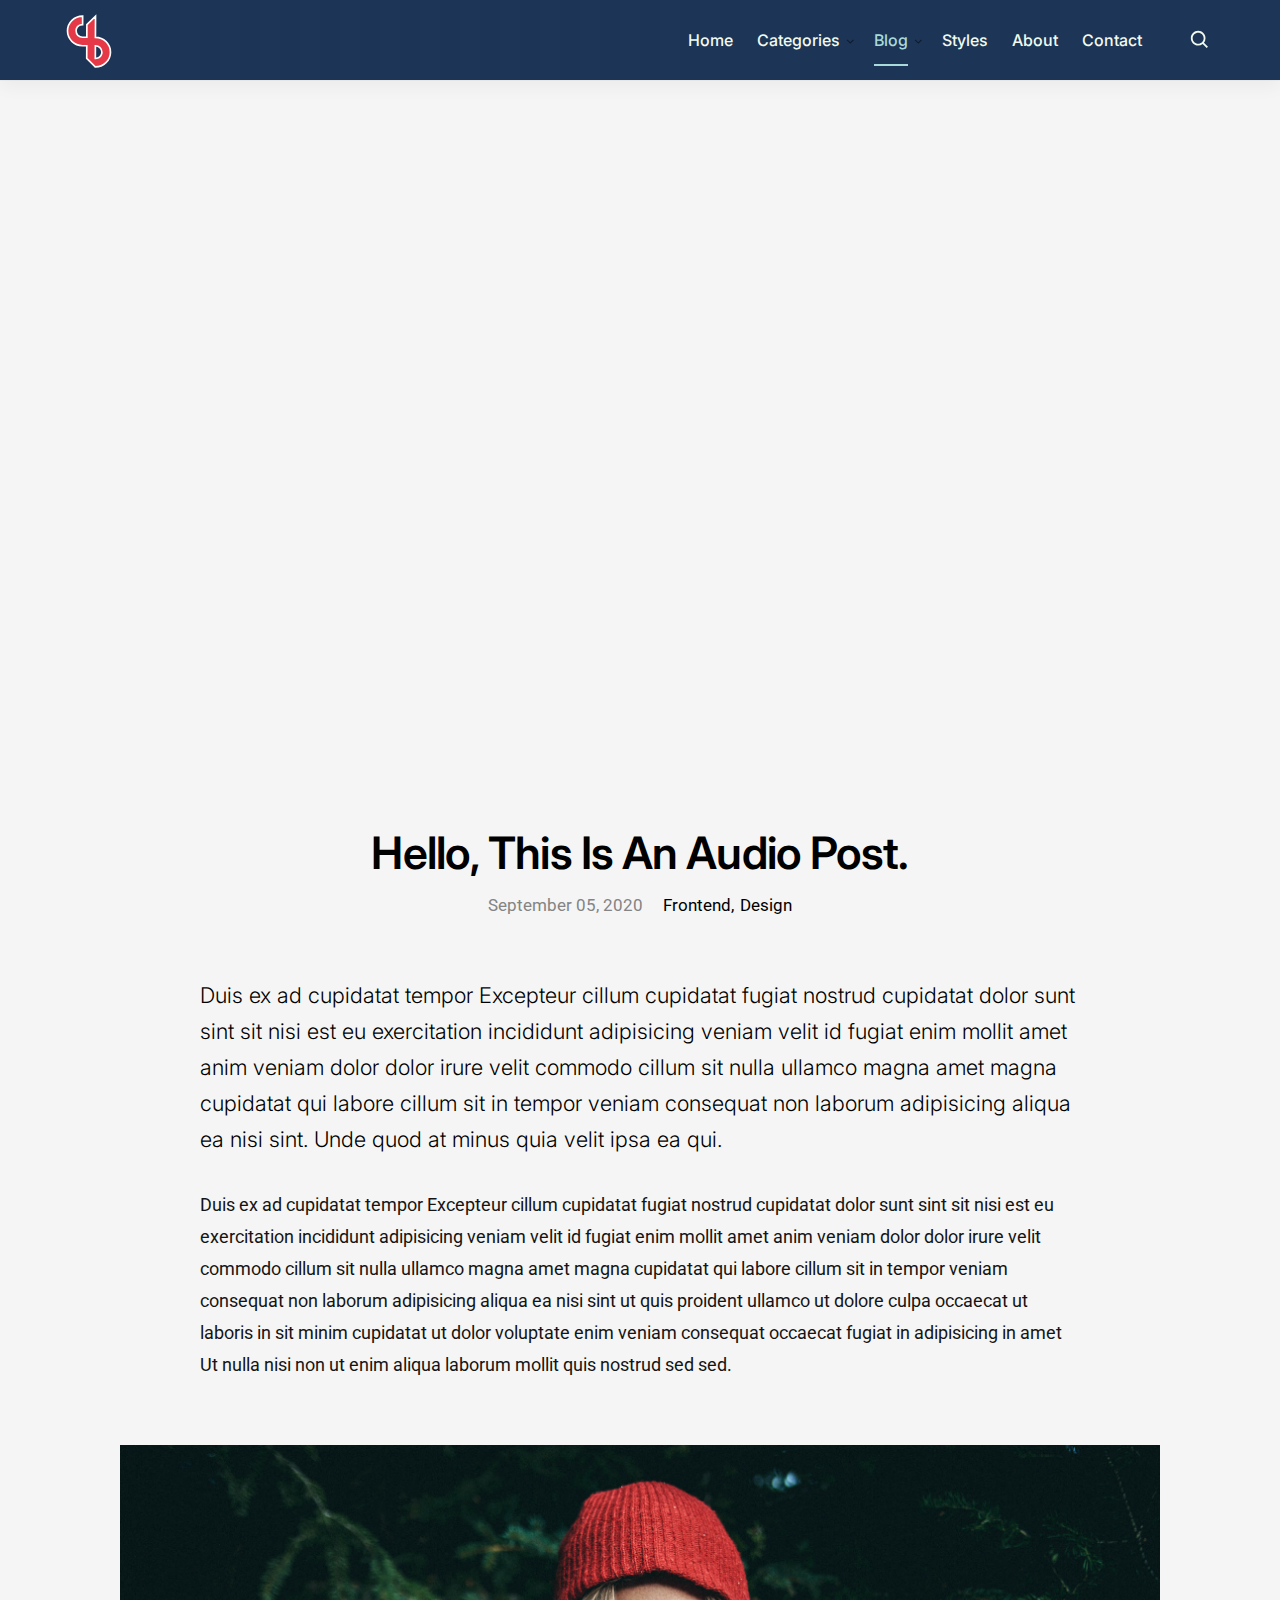
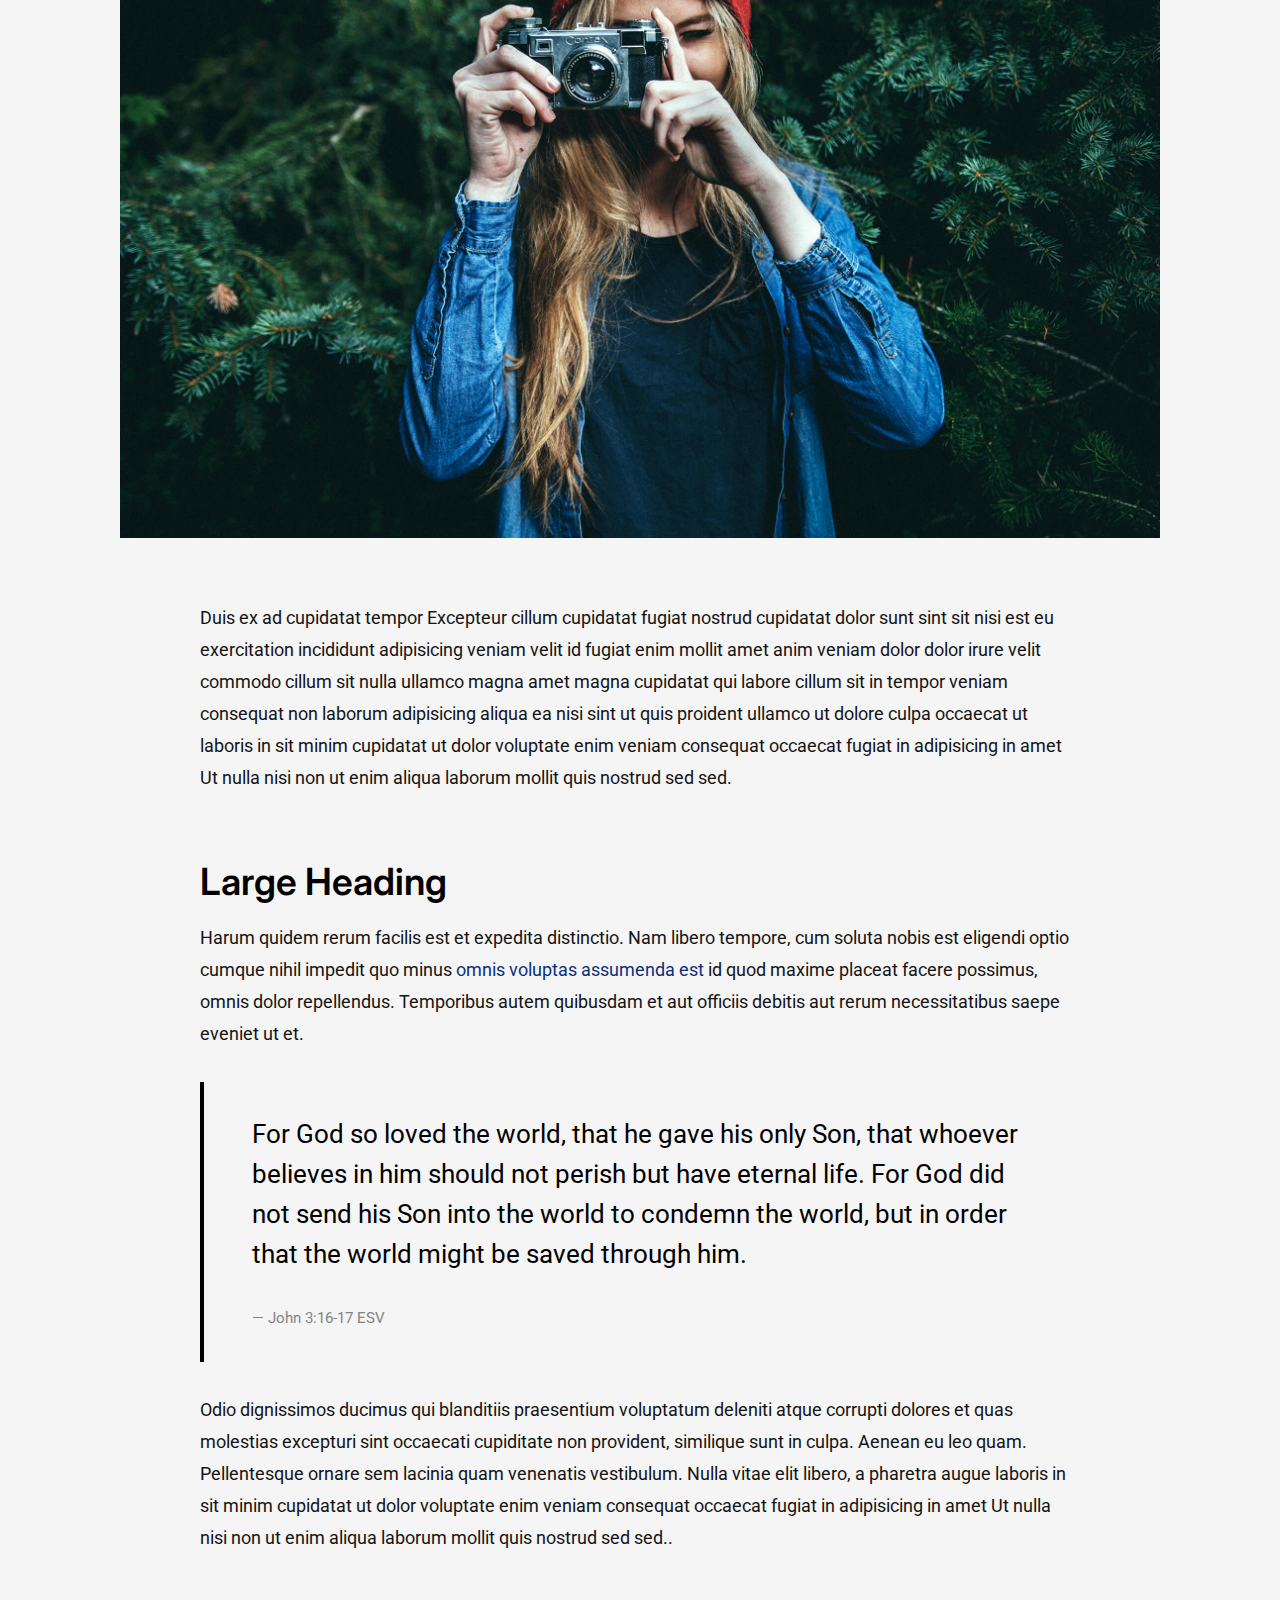
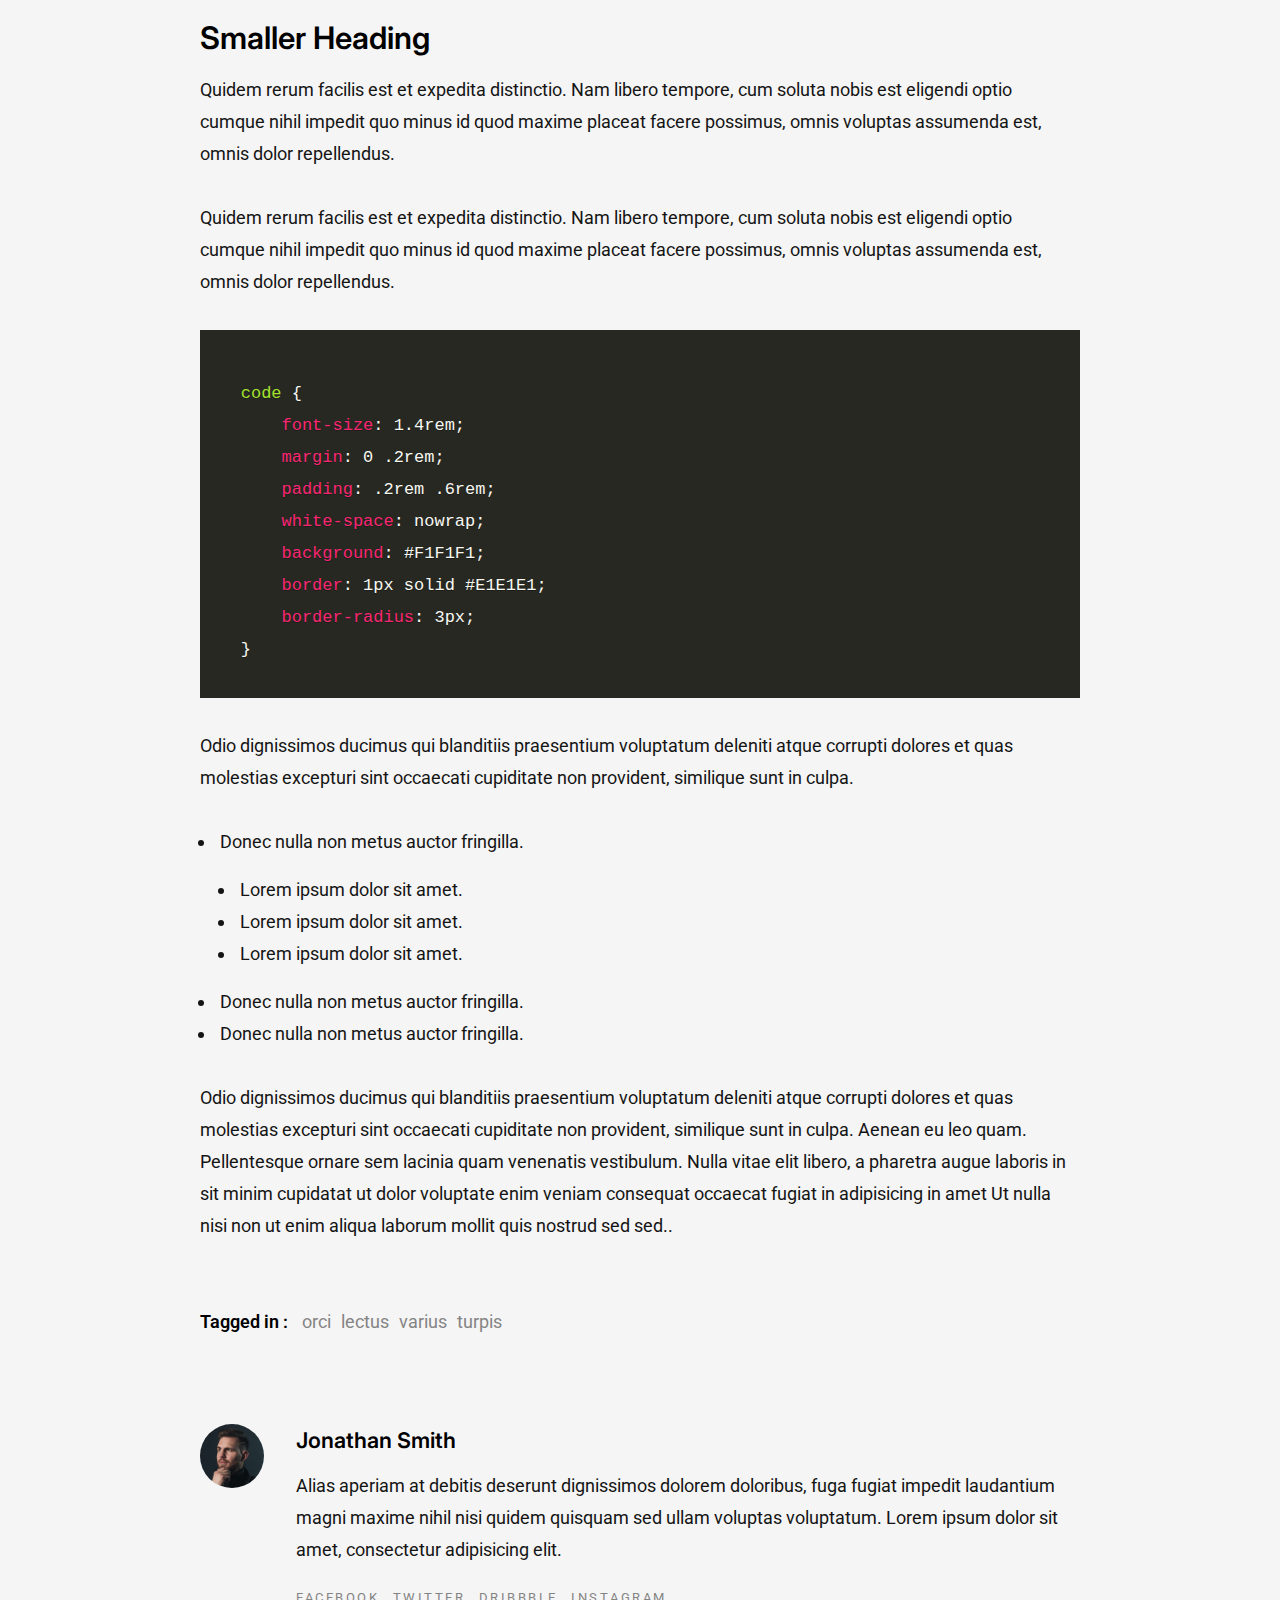
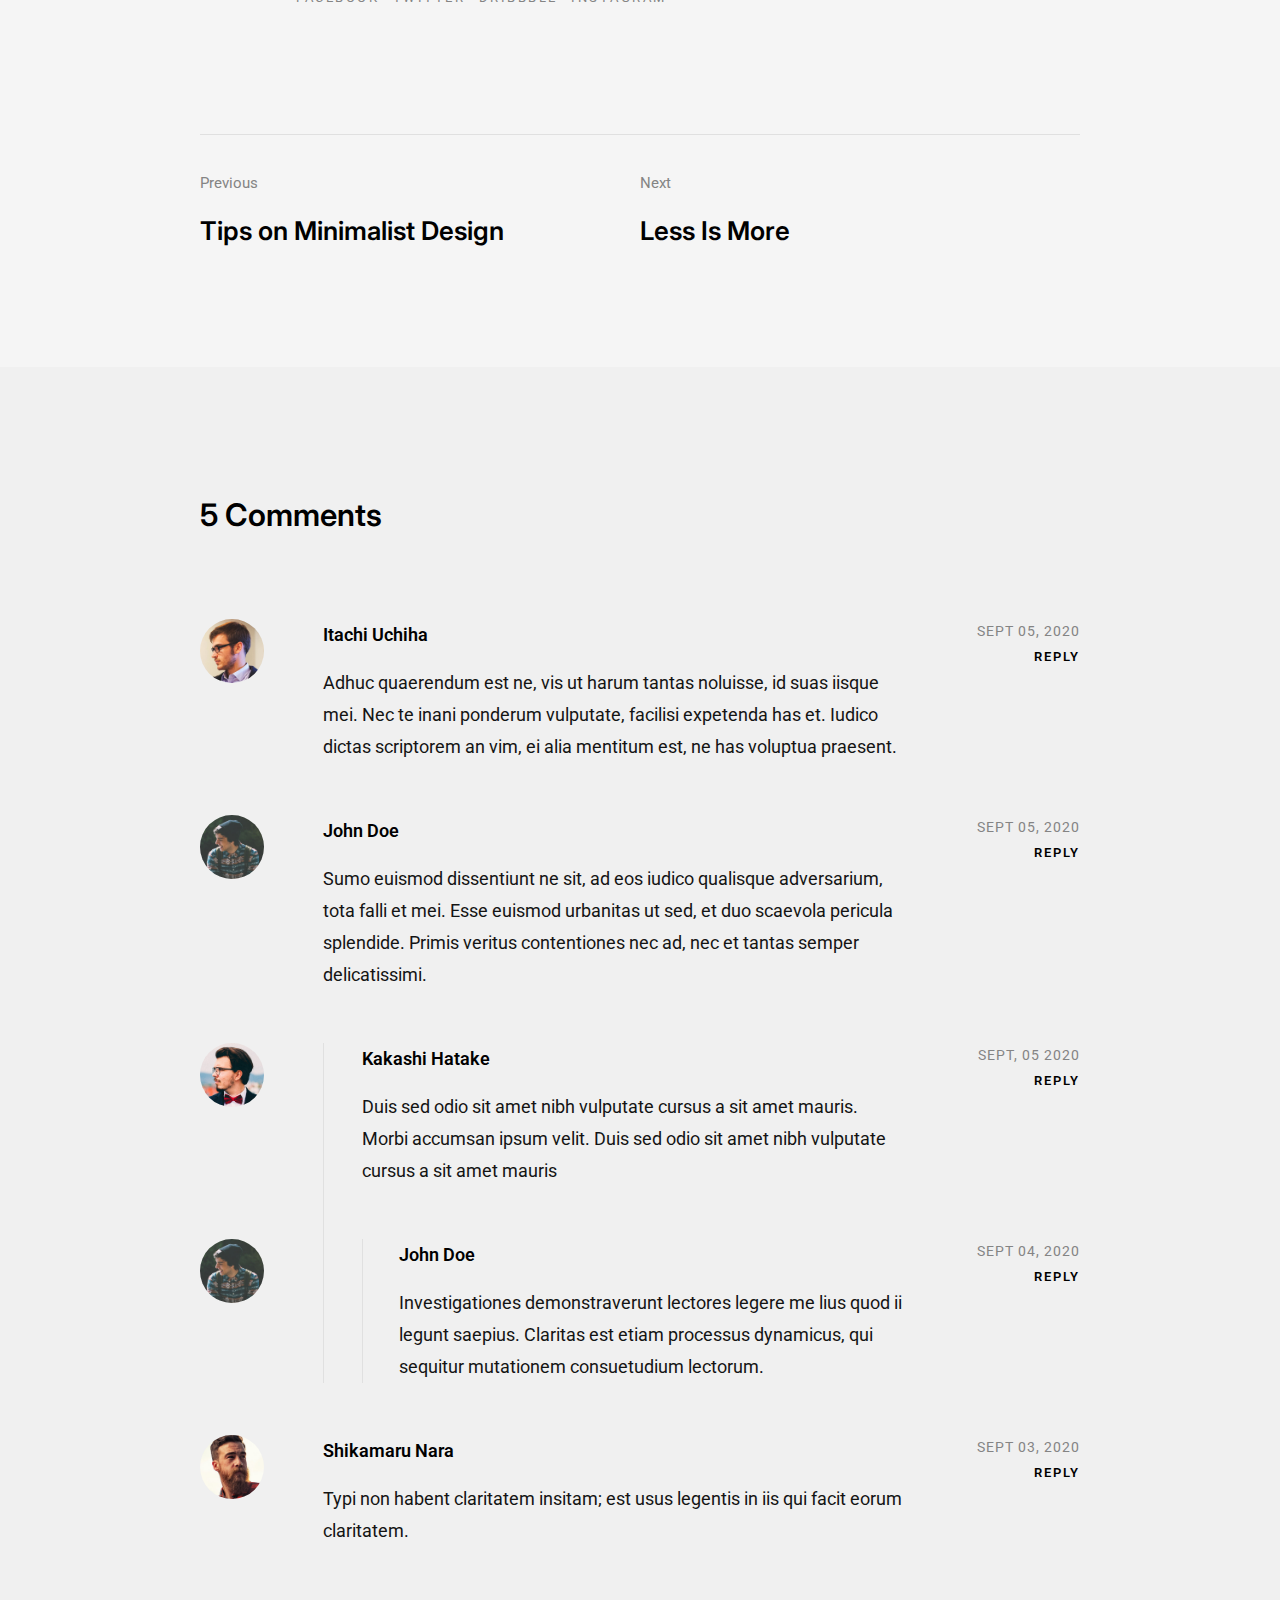
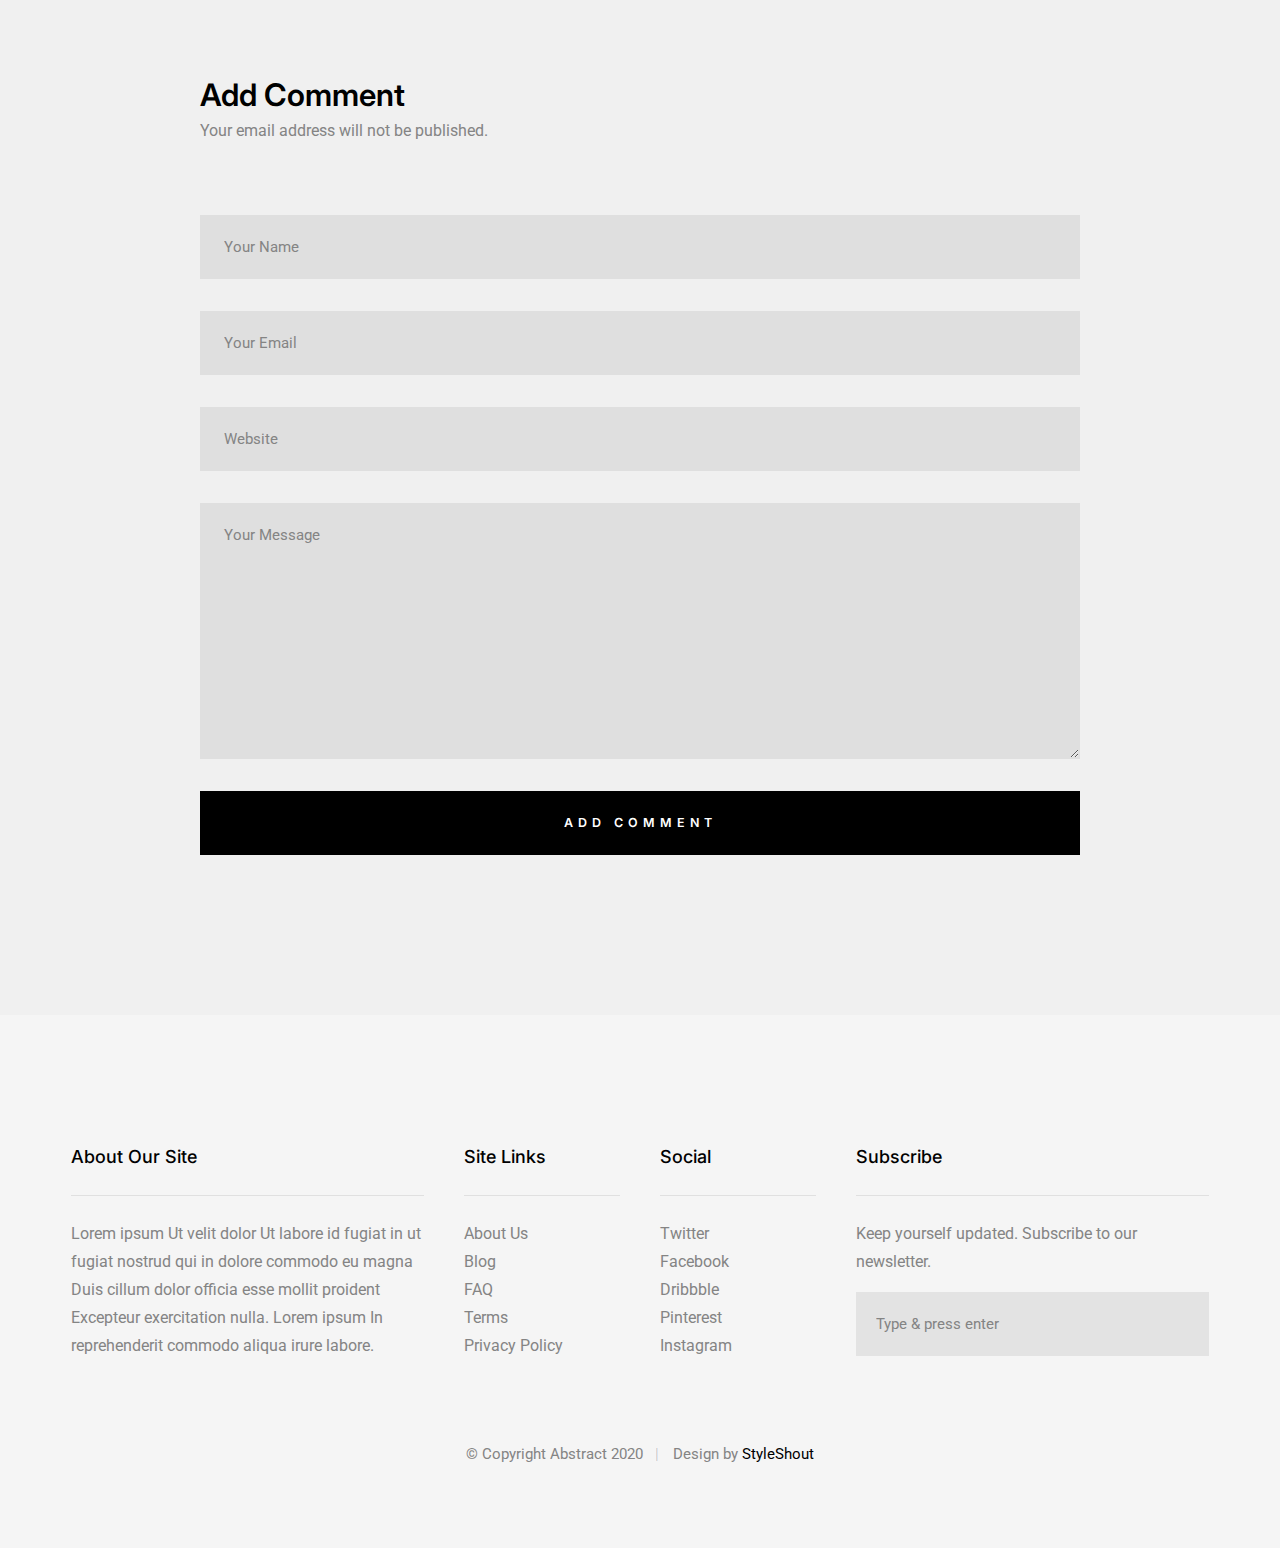
<file: single-video.html>
<!DOCTYPE html>
<html class="no-js" lang="en">
<head>

    <!--- basic page needs
    ================================================== -->
    <meta charset="utf-8">
    <title>Video Post - Abstract</title>
    <meta name="description" content="">
    <meta name="author" content="">

   <!-- mobile specific metas
    ================================================== -->
    <meta name="viewport" content="width=device-width, initial-scale=1">

    <!-- CSS
    ================================================== -->
    <link rel="stylesheet" href="css/styles.css">
    <link rel="stylesheet" href="css/vendor.css">

    <!-- script
    ================================================== -->
    <script src="js/modernizr.js"></script>

    <!-- favicons
    ================================================== -->
    <link rel="apple-touch-icon" sizes="180x180" href="apple-touch-icon.png">
    <link rel="icon" type="image/png" sizes="32x32" href="favicon-32x32.png">
    <link rel="icon" type="image/png" sizes="16x16" href="favicon-16x16.png">
    <link rel="manifest" href="site.webmanifest">

</head>

<body id="top">


    <!-- preloader
    ================================================== -->
    <div id="preloader">
        <div id="loader"></div>
    </div>


    <!-- header
    ================================================== -->
    <header class="s-header">

        <div class="row s-header__content">

            <div class="s-header__logo">
                <a class="logo" href="index.html">
                    <img src="images/logo.svg" alt="Homepage">
                </a>
            </div>

            <nav class="s-header__nav-wrap">

                <h2 class="s-header__nav-heading h6">Site Navigation</h2>

                <ul class="s-header__nav">
                    <li><a href="index.html" title="">Home</a></li>
                    <li class="has-children">
                        <a href="#0" title="">Categories</a>
                        <ul class="sub-menu">
                            <li><a href="category.html">Design</a></li>
                            <li><a href="category.html">Lifestyle</a></li>
                            <li><a href="category.html">Photography</a></li>
                            <li><a href="category.html">Vacation</a></li>
                            <li><a href="category.html">Work</a></li>
                            <li><a href="category.html">Health</a></li>
                            <li><a href="category.html">Family</a></li>
                            <li><a href="category.html">Relationship</a></li>
                        </ul>
                    </li>
                    <li class="has-children current">
                        <a href="#0" title="">Blog</a>
                        <ul class="sub-menu">
                        <li><a href="single-video.html">Video Post</a></li>
                        <li><a href="single-audio.html">Audio Post</a></li>
                        <li><a href="single-gallery.html">Gallery Post</a></li>
                        <li><a href="single-standard.html">Standard Post</a></li>
                        </ul>
                    </li>
                    <li><a href="styles.html" title="">Styles</a></li>
                    <li><a href="about.html" title="">About</a></li>
                    <li><a href="contact.html" title="">Contact</a></li>
                </ul> <!-- end header__nav -->

                <a href="#0" title="Close Menu" class="s-header__overlay-close close-mobile-menu">Close</a>

            </nav> <!-- end header__nav-wrap -->
                   
            <a class="s-header__toggle-menu" href="#0" title="Menu"><span>Menu</span></a>
            
            <div class="s-header__search">
                    
                <form role="search" method="get" class="s-header__search-form" action="#">
                    <label>
                        <span class="hide-content">Search for:</span>
                        <input type="search" class="s-header__search-field" placeholder="Type Your Keywords" value="" name="s" title="Search for:" autocomplete="off">
                    </label>
                    <input type="submit" class="s-header__search-submit" value="Search">
                </form>

                <a href="#0" title="Close Search" class="s-header__overlay-close">Close</a>

            </div> <!-- end search wrap -->	

            <a class="s-header__search-trigger" href="#">
                <svg xmlns="http://www.w3.org/2000/svg" viewBox="0 0 24 24"><path d="M10 18a7.952 7.952 0 004.897-1.688l4.396 4.396 1.414-1.414-4.396-4.396A7.952 7.952 0 0018 10c0-4.411-3.589-8-8-8s-8 3.589-8 8 3.589 8 8 8zm0-14c3.309 0 6 2.691 6 6s-2.691 6-6 6-6-2.691-6-6 2.691-6 6-6z"></path></svg>
            </a>

        </div> <!-- end s-header__content -->

    </header> <!-- end header -->


    <!-- content
    ================================================== -->
    <section class="s-content s-content--single">
        <div class="row">
            <div class="column large-12">

                <article class="s-post entry format-audio">

                    <div class="s-content__media">
                        <div class="video-container">
                            <iframe src="https://player.vimeo.com/video/117310401?color=339989&title=0&byline=0&portrait=0" width="640" height="360" frameborder="0" webkitallowfullscreen mozallowfullscreen allowfullscreen></iframe>
                        </div>
                    </div> <!-- end s-content__media -->

                    <div class="s-content__primary">

                        <h2 class="s-content__title s-content__title--post">Hello, This Is An Audio Post.</h2>

                        <ul class="s-content__post-meta">
                            <li class="date">September 05, 2020</li>
                            <li class="cat"><a href="">Frontend</a><a href="">Design</a></li>
                        </ul>

                        <p class="lead">
                        Duis ex ad cupidatat tempor Excepteur cillum cupidatat fugiat nostrud cupidatat dolor 
                        sunt sint sit nisi est eu exercitation incididunt adipisicing veniam velit id fugiat 
                        enim mollit amet anim veniam dolor dolor irure velit commodo cillum sit nulla ullamco 
                        magna amet magna cupidatat qui labore cillum sit in tempor veniam consequat non laborum 
                        adipisicing aliqua ea nisi sint. Unde quod at minus quia velit ipsa ea qui. </p> 

                        <p>Duis ex ad cupidatat tempor Excepteur cillum cupidatat fugiat nostrud cupidatat dolor sunt sint sit nisi est eu exercitation incididunt adipisicing veniam velit id fugiat enim mollit amet anim veniam dolor dolor irure velit commodo cillum sit nulla ullamco magna amet magna cupidatat qui labore cillum sit in tempor veniam consequat non laborum adipisicing aliqua ea nisi sint ut quis proident ullamco ut dolore culpa occaecat ut laboris in sit minim cupidatat ut dolor voluptate enim veniam consequat occaecat fugiat in adipisicing in amet Ut nulla nisi non ut enim aliqua laborum mollit quis nostrud sed sed.
                        </p>

                        <p>
                            <img src="images/sample-1050.jpg" 
                                 srcset="images/sample-2100.jpg 2100w, 
                                         images/sample-1050.jpg 1050w, 
                                         images/sample-525.jpg 525w" sizes="(max-width: 2100px) 100vw, 2100px" alt="">
                        </p>

                        <p>Duis ex ad cupidatat tempor Excepteur cillum cupidatat fugiat nostrud cupidatat dolor sunt sint sit nisi est eu exercitation incididunt adipisicing veniam velit id fugiat enim mollit amet anim veniam dolor dolor irure velit commodo cillum sit nulla ullamco magna amet magna cupidatat qui labore cillum sit in tempor veniam consequat non laborum adipisicing aliqua ea nisi sint ut quis proident ullamco ut dolore culpa occaecat ut laboris in sit minim cupidatat ut dolor voluptate enim veniam consequat occaecat fugiat in adipisicing in amet Ut nulla nisi non ut enim aliqua laborum mollit quis nostrud sed sed.
                        </p>

                        <h2>Large Heading</h2>

                        <p>Harum quidem rerum facilis est et expedita distinctio. Nam libero tempore, cum soluta nobis est eligendi optio cumque nihil impedit quo minus <a href="http://#">omnis voluptas assumenda est</a> id quod maxime placeat facere possimus, omnis dolor repellendus. Temporibus autem quibusdam et aut officiis debitis aut rerum necessitatibus saepe eveniet ut et.</p>

                        <blockquote>
                            <p>
                            For God so loved the world, that he gave his only Son, that whoever believes in 
                            him should not perish but have eternal life. For God did not send his Son into 
                            the world to condemn the world, but in order that the world might be 
                            saved through him.
                            </p>
                            <cite>John 3:16-17 ESV</cite>
                        </blockquote>

                        <p>Odio dignissimos ducimus qui blanditiis praesentium voluptatum deleniti atque corrupti dolores et quas molestias excepturi sint occaecati cupiditate non provident, similique sunt in culpa. Aenean eu leo quam. Pellentesque ornare sem lacinia quam venenatis vestibulum. Nulla vitae elit libero, a pharetra augue laboris in sit minim cupidatat ut dolor voluptate enim veniam consequat occaecat fugiat in adipisicing in amet Ut nulla nisi non ut enim aliqua laborum mollit quis nostrud sed sed..</p>

                        <h3>Smaller Heading</h3>

                        <p>Quidem rerum facilis est et expedita distinctio. Nam libero tempore, cum soluta nobis est eligendi optio cumque nihil impedit quo minus id quod maxime placeat facere possimus, omnis voluptas assumenda est, omnis dolor repellendus.</p>

                        <p>Quidem rerum facilis est et expedita distinctio. Nam libero tempore, cum soluta nobis est eligendi optio cumque nihil impedit quo minus id quod maxime placeat facere possimus, omnis voluptas assumenda est, omnis dolor repellendus.</p>
                        
<pre><code class="language-css">
    code {
        font-size: 1.4rem;
        margin: 0 .2rem;
        padding: .2rem .6rem;
        white-space: nowrap;
        background: #F1F1F1;
        border: 1px solid #E1E1E1;	
        border-radius: 3px;
    }
</code></pre>
                            
                        <p>Odio dignissimos ducimus qui blanditiis praesentium voluptatum deleniti atque corrupti dolores et quas molestias excepturi sint occaecati cupiditate non provident, similique sunt in culpa.</p>

                        <ul>
                            <li>Donec nulla non metus auctor fringilla.
                                <ul>
                                    <li>Lorem ipsum dolor sit amet.</li>
                                    <li>Lorem ipsum dolor sit amet.</li>
                                    <li>Lorem ipsum dolor sit amet.</li>
                                </ul>
                            </li>
                            <li>Donec nulla non metus auctor fringilla.</li>
                            <li>Donec nulla non metus auctor fringilla.</li>
                        </ul>

                        <p>Odio dignissimos ducimus qui blanditiis praesentium voluptatum deleniti atque corrupti dolores et quas molestias excepturi sint occaecati cupiditate non provident, similique sunt in culpa. Aenean eu leo quam. Pellentesque ornare sem lacinia quam venenatis vestibulum. Nulla vitae elit libero, a pharetra augue laboris in sit minim cupidatat ut dolor voluptate enim veniam consequat occaecat fugiat in adipisicing in amet Ut nulla nisi non ut enim aliqua laborum mollit quis nostrud sed sed..</p>

                        <p class="s-content__post-tags">
                            <span>Tagged in :</span>
                            <a href="#">orci</a><a href="#">lectus</a><a href="#">varius</a><a href="#">turpis</a>
                        </p>

                        <div class="s-content__author">
                            <img src="images/avatars/user-06.jpg" alt="">

                            <div class="about">
                                <h5><a href="#">Jonathan Smith</a></h5>
                            
                                <p>Alias aperiam at debitis deserunt dignissimos dolorem doloribus, fuga fugiat impedit laudantium magni maxime nihil nisi quidem quisquam sed ullam voluptas voluptatum. Lorem ipsum dolor sit amet, consectetur adipisicing elit.
                                </p>

                                <ul class="author-social">
                                    <li><a href="#0">Facebook</a></li>
                                    <li><a href="#0">Twitter</a></li>
                                    <li><a href="#0">Dribbble</a></li>
                                    <li><a href="#0">Instagram</i></a></li>
                                </ul>
                            </div>
                        </div> <!-- end s-content__author -->


                        <div class="s-content__pagenav group">
                            <div class="prev-nav">
                                <a href="#" rel="prev">
                                    <span>Previous</span>
                                    Tips on Minimalist Design 
                                </a>
                            </div>
                             <div class="next-nav">
                                 <a href="#" rel="next">
                                     <span>Next</span>
                                    Less Is More 
                                 </a>
                             </div>
                         </div> <!-- end s-content__pagenav -->

                    </div> <!-- end s-content__primary -->
                </article>

            </div> <!-- end column -->
        </div> <!-- end row -->


        <!-- comments
        ================================================== -->
        <div class="comments-wrap">

            <div id="comments" class="row">
                <div class="column">

                    <h3>5 Comments</h3>

                    <!-- START commentlist -->
                    <ol class="commentlist">

                        <li class="depth-1 comment">

                            <div class="comment__avatar">
                                <img class="avatar" src="images/avatars/user-01.jpg" alt="" width="50" height="50">
                            </div>

                            <div class="comment__content">

                                <div class="comment__info">
                                    <div class="comment__author">Itachi Uchiha</div>

                                    <div class="comment__meta">
                                        <div class="comment__time">Sept 05, 2020</div>
                                        <div class="comment__reply">
                                            <a class="comment-reply-link" href="#0">Reply</a>
                                        </div>
                                    </div>
                                </div>

                                <div class="comment__text">
                                <p>Adhuc quaerendum est ne, vis ut harum tantas noluisse, id suas iisque mei. Nec te inani ponderum vulputate,
                                facilisi expetenda has et. Iudico dictas scriptorem an vim, ei alia mentitum est, ne has voluptua praesent.</p>
                                </div>

                            </div>

                        </li> <!-- end comment level 1 -->

                        <li class="thread-alt depth-1 comment">

                            <div class="comment__avatar">
                                <img class="avatar" src="images/avatars/user-04.jpg" alt="" width="50" height="50">
                            </div>

                            <div class="comment__content">

                                <div class="comment__info">
                                    <div class="comment__author">John Doe</div>

                                    <div class="comment__meta">
                                        <div class="comment__time">Sept 05, 2020</div>
                                        <div class="comment__reply">
                                            <a class="comment-reply-link" href="#0">Reply</a>
                                        </div>
                                    </div>
                                </div>

                                <div class="comment__text">
                                <p>Sumo euismod dissentiunt ne sit, ad eos iudico qualisque adversarium, tota falli et mei. Esse euismod
                                urbanitas ut sed, et duo scaevola pericula splendide. Primis veritus contentiones nec ad, nec et
                                tantas semper delicatissimi.</p>
                                </div>

                            </div>

                            <ul class="children">

                                <li class="depth-2 comment">

                                    <div class="comment__avatar">
                                        <img class="avatar" src="images/avatars/user-03.jpg" alt="" width="50" height="50">
                                    </div>

                                    <div class="comment__content">

                                        <div class="comment__info">
                                            <div class="comment__author">Kakashi Hatake</div>

                                            <div class="comment__meta">
                                                <div class="comment__time">Sept, 05 2020</div>
                                                <div class="comment__reply">
                                                    <a class="comment-reply-link" href="#0">Reply</a>
                                                </div>
                                            </div>
                                        </div>

                                        <div class="comment__text">
                                            <p>Duis sed odio sit amet nibh vulputate
                                            cursus a sit amet mauris. Morbi accumsan ipsum velit. Duis sed odio sit amet nibh vulputate
                                            cursus a sit amet mauris</p>
                                        </div>

                                    </div>

                                    <ul class="children">

                                        <li class="depth-3 comment">

                                            <div class="comment__avatar">
                                                <img class="avatar" src="images/avatars/user-04.jpg" alt="" width="50" height="50">
                                            </div>

                                            <div class="comment__content">

                                                <div class="comment__info">
                                                    <div class="comment__author">John Doe</div>

                                                    <div class="comment__meta">
                                                        <div class="comment__time">Sept 04, 2020</div>
                                                        <div class="comment__reply">
                                                            <a class="comment-reply-link" href="#0">Reply</a>
                                                        </div>
                                                    </div>
                                                </div>

                                                <div class="comment__text">
                                                <p>Investigationes demonstraverunt lectores legere me lius quod ii legunt saepius. Claritas est
                                                etiam processus dynamicus, qui sequitur mutationem consuetudium lectorum.</p>
                                                </div>

                                            </div>

                                        </li>

                                    </ul>

                                </li>

                            </ul>

                        </li> <!-- end comment level 1 -->

                        <li class="depth-1 comment">

                            <div class="comment__avatar">
                                <img class="avatar" src="images/avatars/user-02.jpg" alt="" width="50" height="50">
                            </div>

                            <div class="comment__content">

                                <div class="comment__info">
                                    <div class="comment__author">Shikamaru Nara</div>

                                    <div class="comment__meta">
                                        <div class="comment__time">Sept 03, 2020</div>
                                        <div class="comment__reply">
                                            <a class="comment-reply-link" href="#0">Reply</a>
                                        </div>
                                    </div>
                                </div>

                                <div class="comment__text">
                                <p>Typi non habent claritatem insitam; est usus legentis in iis qui facit eorum claritatem.</p>
                                </div>

                            </div>

                        </li>  <!-- end comment level 1 -->

                    </ol>
                    <!-- END commentlist -->

                </div> <!-- end col-full -->
            </div> <!-- end comments -->


            <div class="row comment-respond">

                <!-- START respond -->
                <div id="respond" class="column">

                    <h3>
                    Add Comment 
                    <span>Your email address will not be published.</span>
                    </h3>

                    <form name="contactForm" id="contactForm" method="post" action="" autocomplete="off">
                        <fieldset>

                            <div class="form-field">
                                <input name="cName" id="cName" class="h-full-width" placeholder="Your Name" value="" type="text">
                            </div>

                            <div class="form-field">
                                <input name="cEmail" id="cEmail" class="h-full-width" placeholder="Your Email" value="" type="text">
                            </div>

                            <div class="form-field">
                                <input name="cWebsite" id="cWebsite" class="h-full-width" placeholder="Website" value="" type="text">
                            </div>

                            <div class="message form-field">
                                <textarea name="cMessage" id="cMessage" class="h-full-width" placeholder="Your Message"></textarea>
                            </div>

                            <input name="submit" id="submit" class="btn btn--primary btn-wide btn--large h-full-width" value="Add Comment" type="submit">

                        </fieldset>
                    </form> <!-- end form -->

                </div>
                <!-- END respond-->

            </div> <!-- end comment-respond -->

        </div> <!-- end comments-wrap -->

    </section> <!-- end s-content -->


    <!-- footer
    ================================================== -->
    <footer class="s-footer">

        <div class="s-footer__main">

            <div class="row">

                <div class="column large-4 medium-6 tab-12 s-footer__info">

                    <h5>About Our Site</h5>

                    <p>
                    Lorem ipsum Ut velit dolor Ut labore id fugiat in ut fugiat nostrud qui in dolore commodo eu magna Duis cillum dolor officia esse mollit proident Excepteur exercitation nulla. Lorem ipsum In reprehenderit commodo aliqua irure labore.
                    </p>

                </div> <!-- end s-footer__info -->

                <div class="column large-2 medium-3 tab-6 s-footer__site-links">

                    <h5>Site Links</h5>

                    <ul>
                        <li><a href="#0">About Us</a></li>
                        <li><a href="#0">Blog</a></li>
                        <li><a href="#0">FAQ</a></li>
                        <li><a href="#0">Terms</a></li>
                        <li><a href="#0">Privacy Policy</a></li>
                    </ul>

                </div> <!-- end s-footer__site-links -->  

                <div class="column large-2 medium-3 tab-6 s-footer__social-links">

                    <h5>Social</h5>

                    <ul>
                        <li><a href="#0">Twitter</a></li>
                        <li><a href="#0">Facebook</a></li>
                        <li><a href="#0">Dribbble</a></li>
                        <li><a href="#0">Pinterest</a></li>
                        <li><a href="#0">Instagram</a></li>
                    </ul>

                </div> <!-- end s-footer__social links --> 

                <div class="column large-4 medium-12 s-footer__subscribe">

                    <h5>Subscribe</h5>

                    <p>Keep yourself updated. Subscribe to our newsletter.</p>

                    <div class="subscribe-form">
                
                        <form id="mc-form" class="group" novalidate="true">

                            <input type="email" value="" name="dEmail" class="email" id="mc-email" placeholder="Type &amp; press enter" required=""> 
                
                            <input type="submit" name="subscribe" >
                
                            <label for="mc-email" class="subscribe-message"></label>
                
                        </form>

                    </div>

                </div> <!-- end s-footer__subscribe -->

            </div> <!-- end row -->

        </div> <!-- end s-footer__main -->

        <div class="s-footer__bottom">
            <div class="row">
                <div class="column">
                    <div class="ss-copyright">
                        <span>© Copyright Abstract 2020</span> 
                        <span>Design by <a href="https://www.styleshout.com/">StyleShout</a></span>		         	
                    </div> <!-- end ss-copyright -->
                </div>
            </div> 

            <div class="ss-go-top">
                <a class="smoothscroll" title="Back to Top" href="#top">
                    <svg xmlns="http://www.w3.org/2000/svg" viewBox="0 0 24 24"><path d="M6 4h12v2H6zm5 10v6h2v-6h5l-6-6-6 6z"/></svg>
                </a>
            </div> <!-- end ss-go-top -->
        </div> <!-- end s-footer__bottom -->

   </footer> <!-- end s-footer -->


   <!-- Java Script
   ================================================== --> 
   <script src="js/jquery-3.2.1.min.js"></script>
   <script src="js/plugins.js"></script>
   <script src="js/main.js"></script>

</body>

</html>
</file>
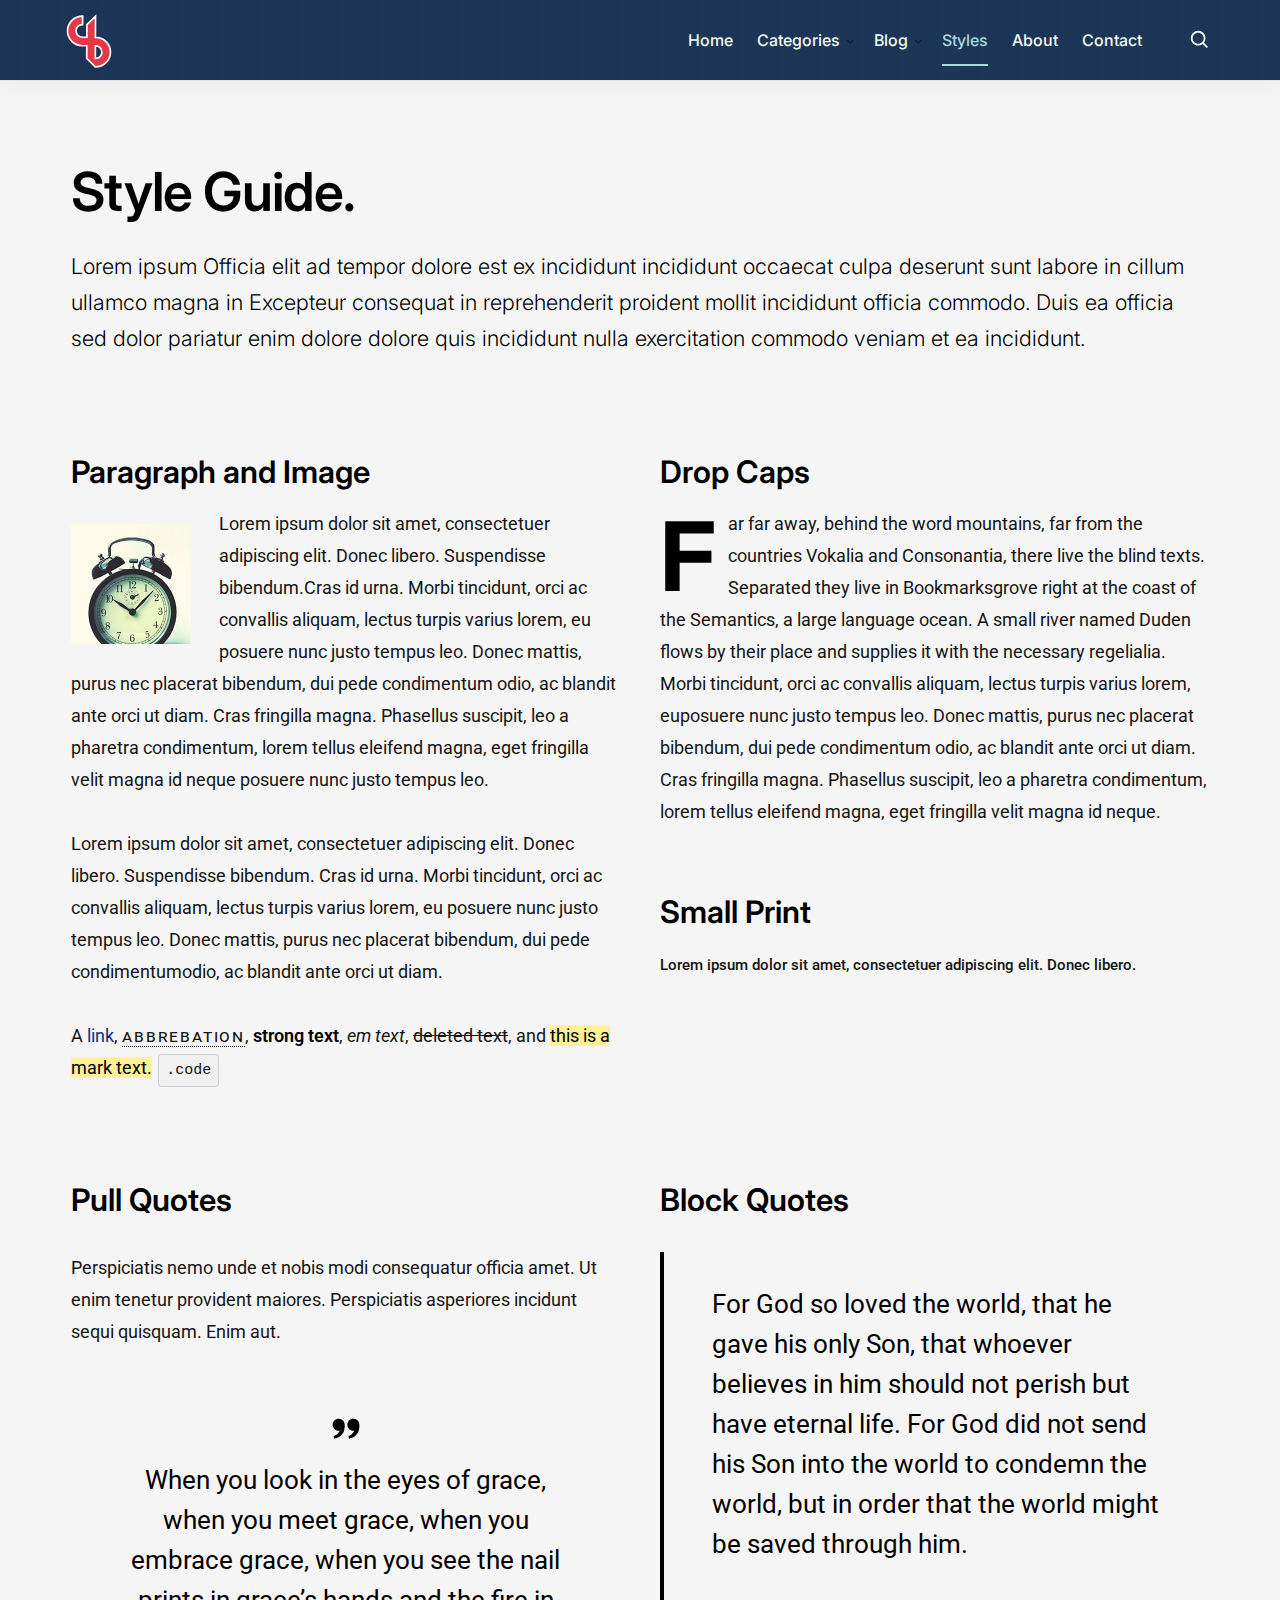
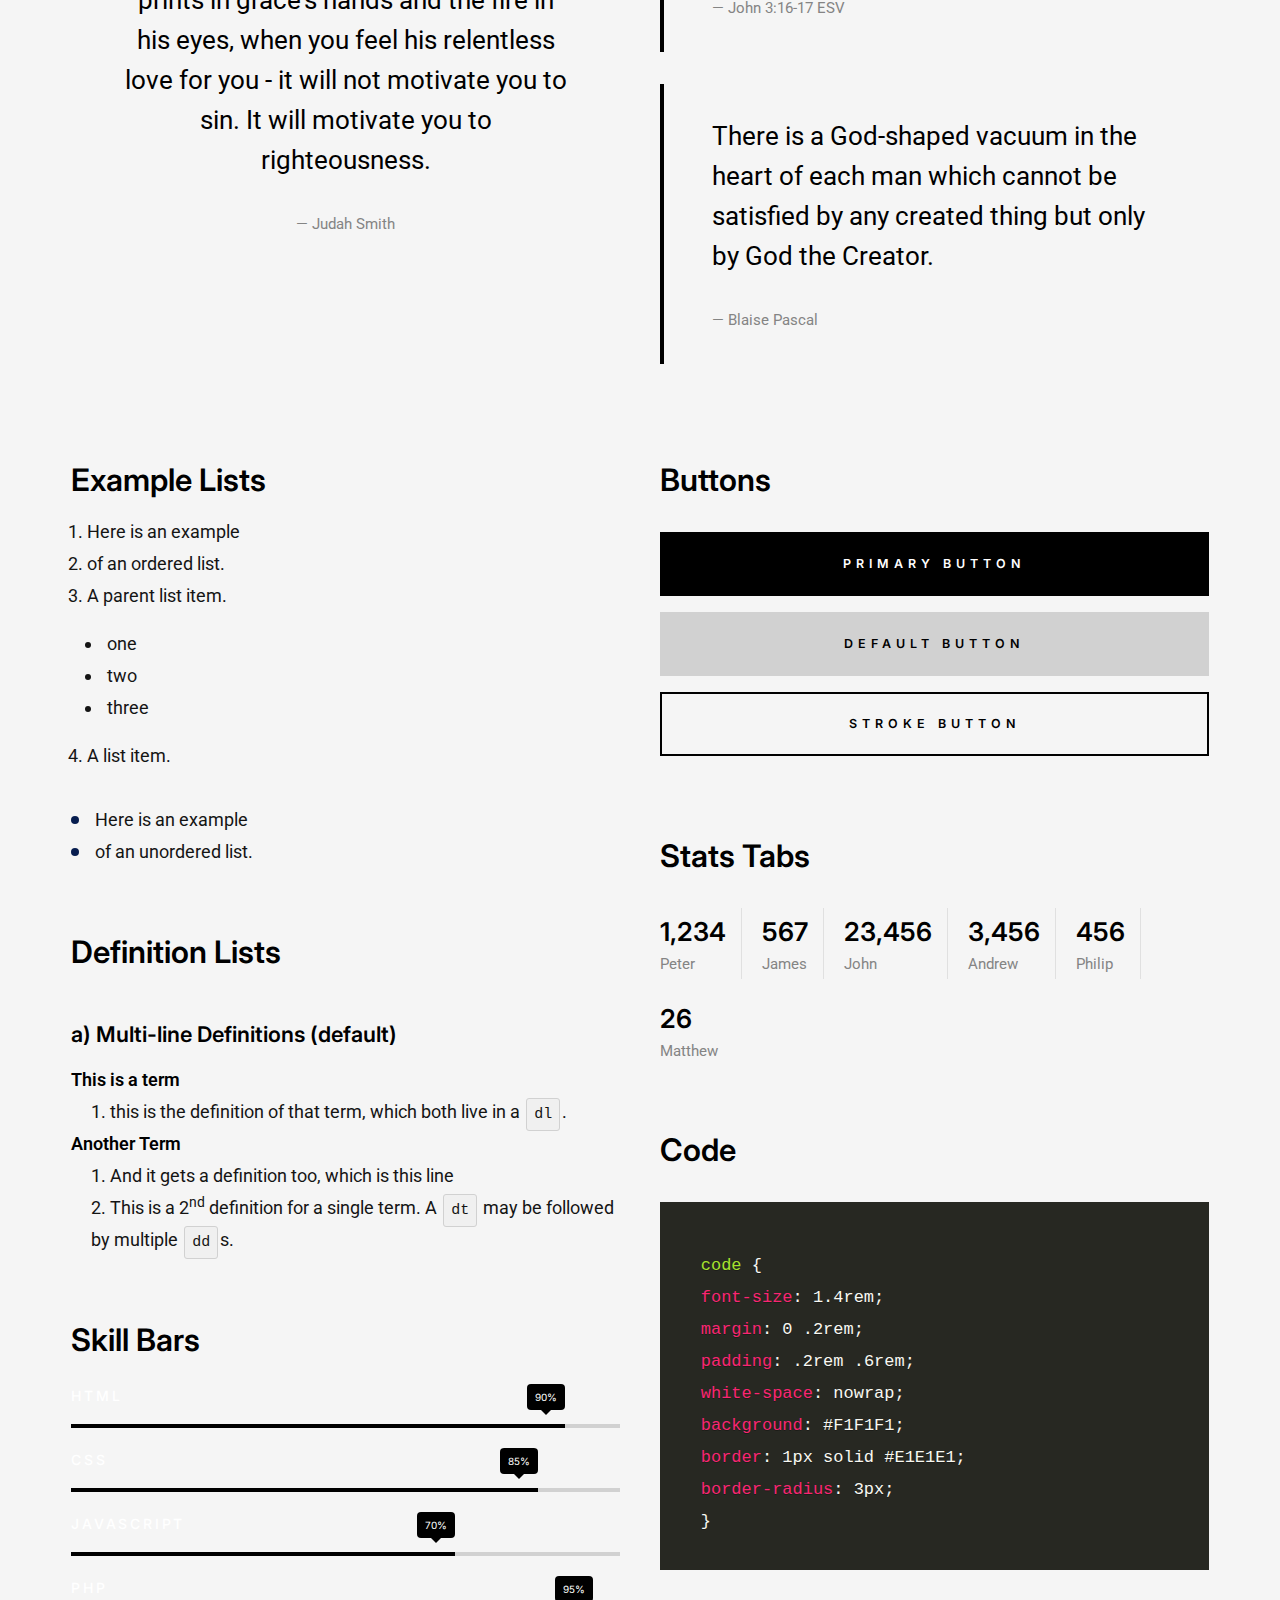
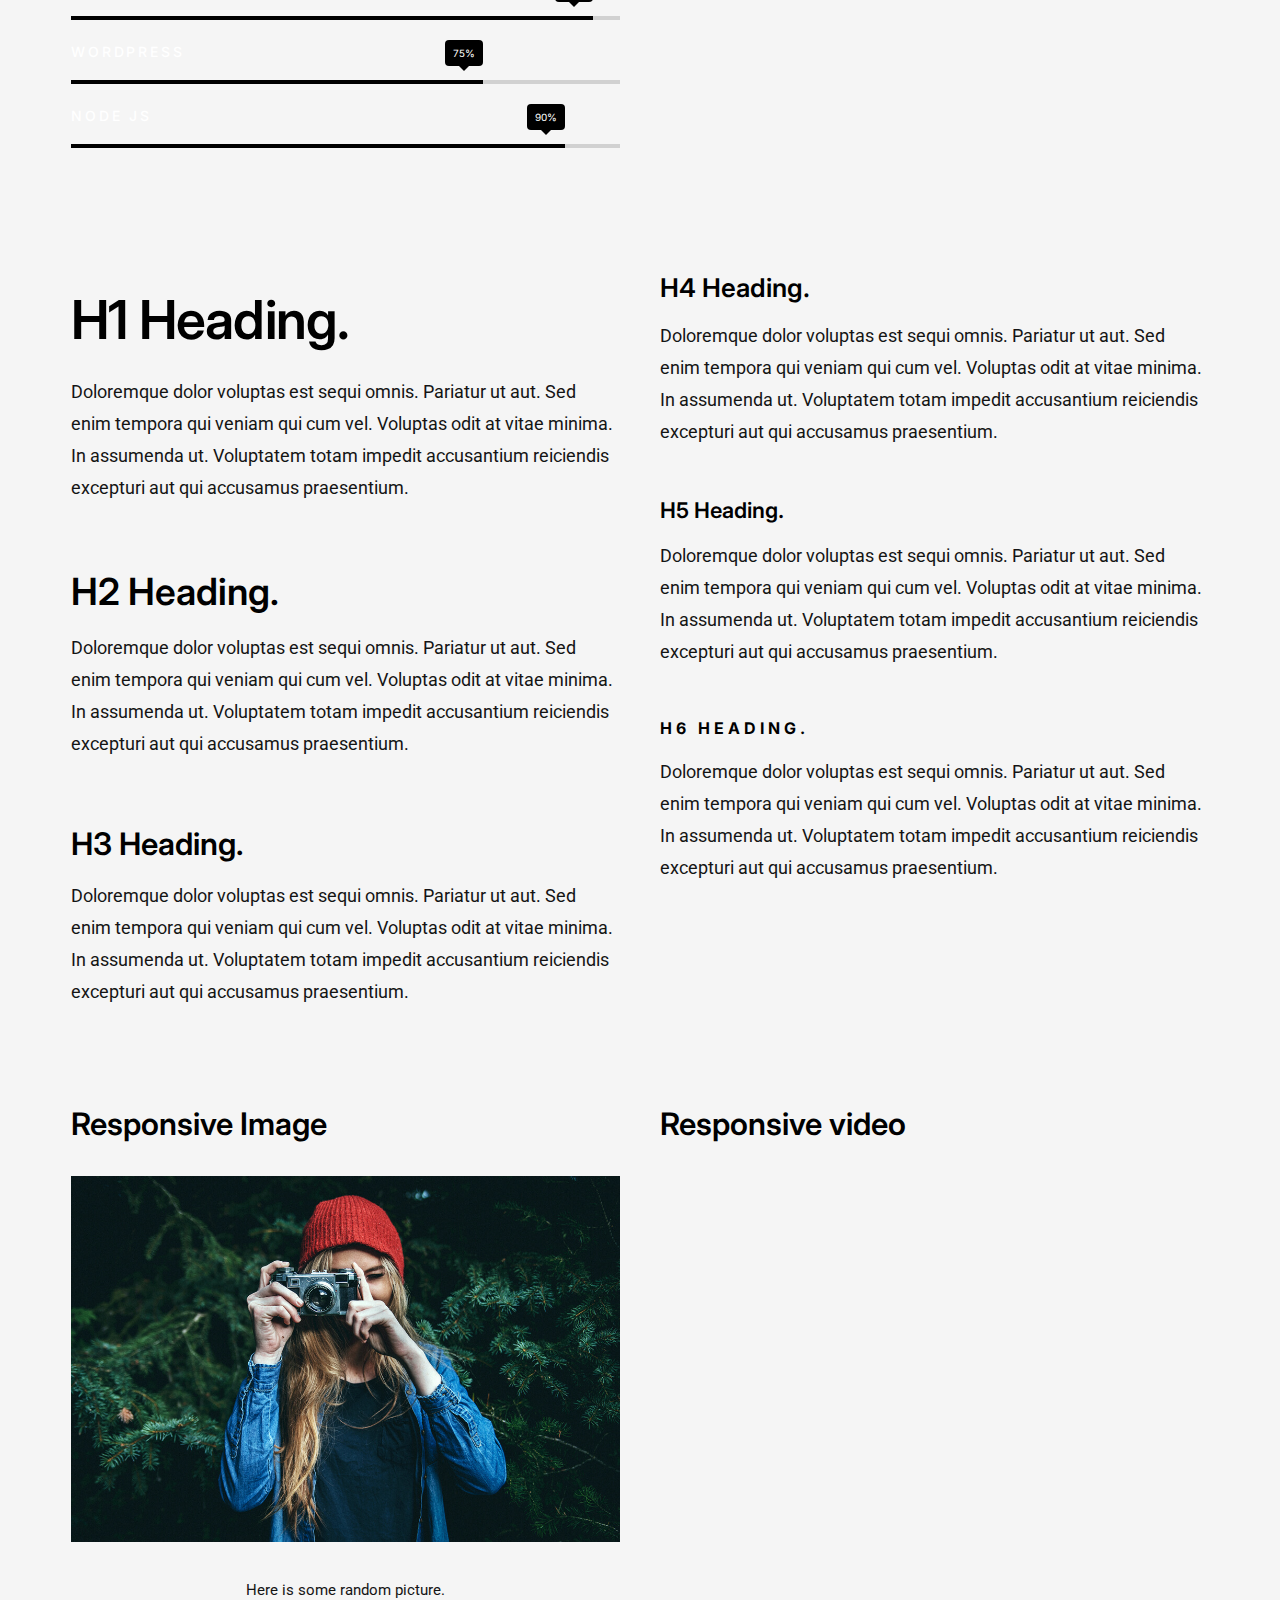
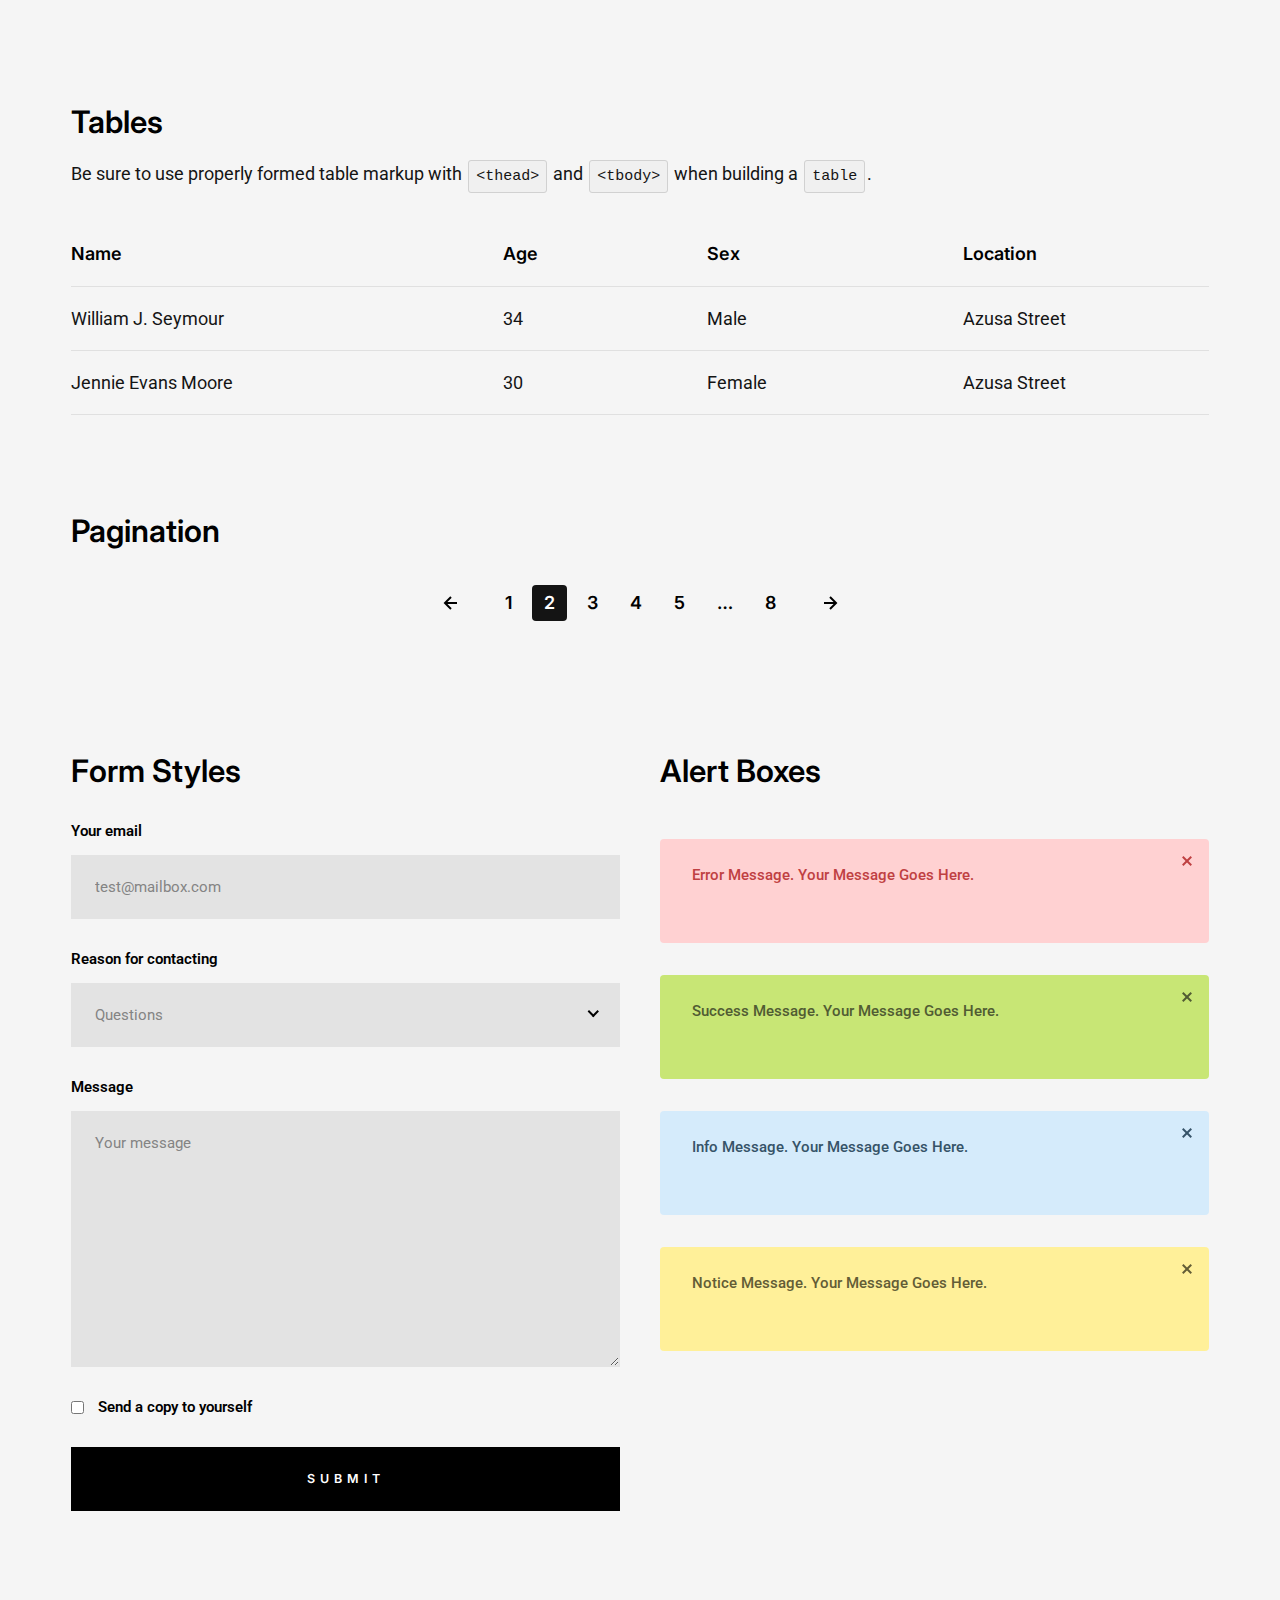
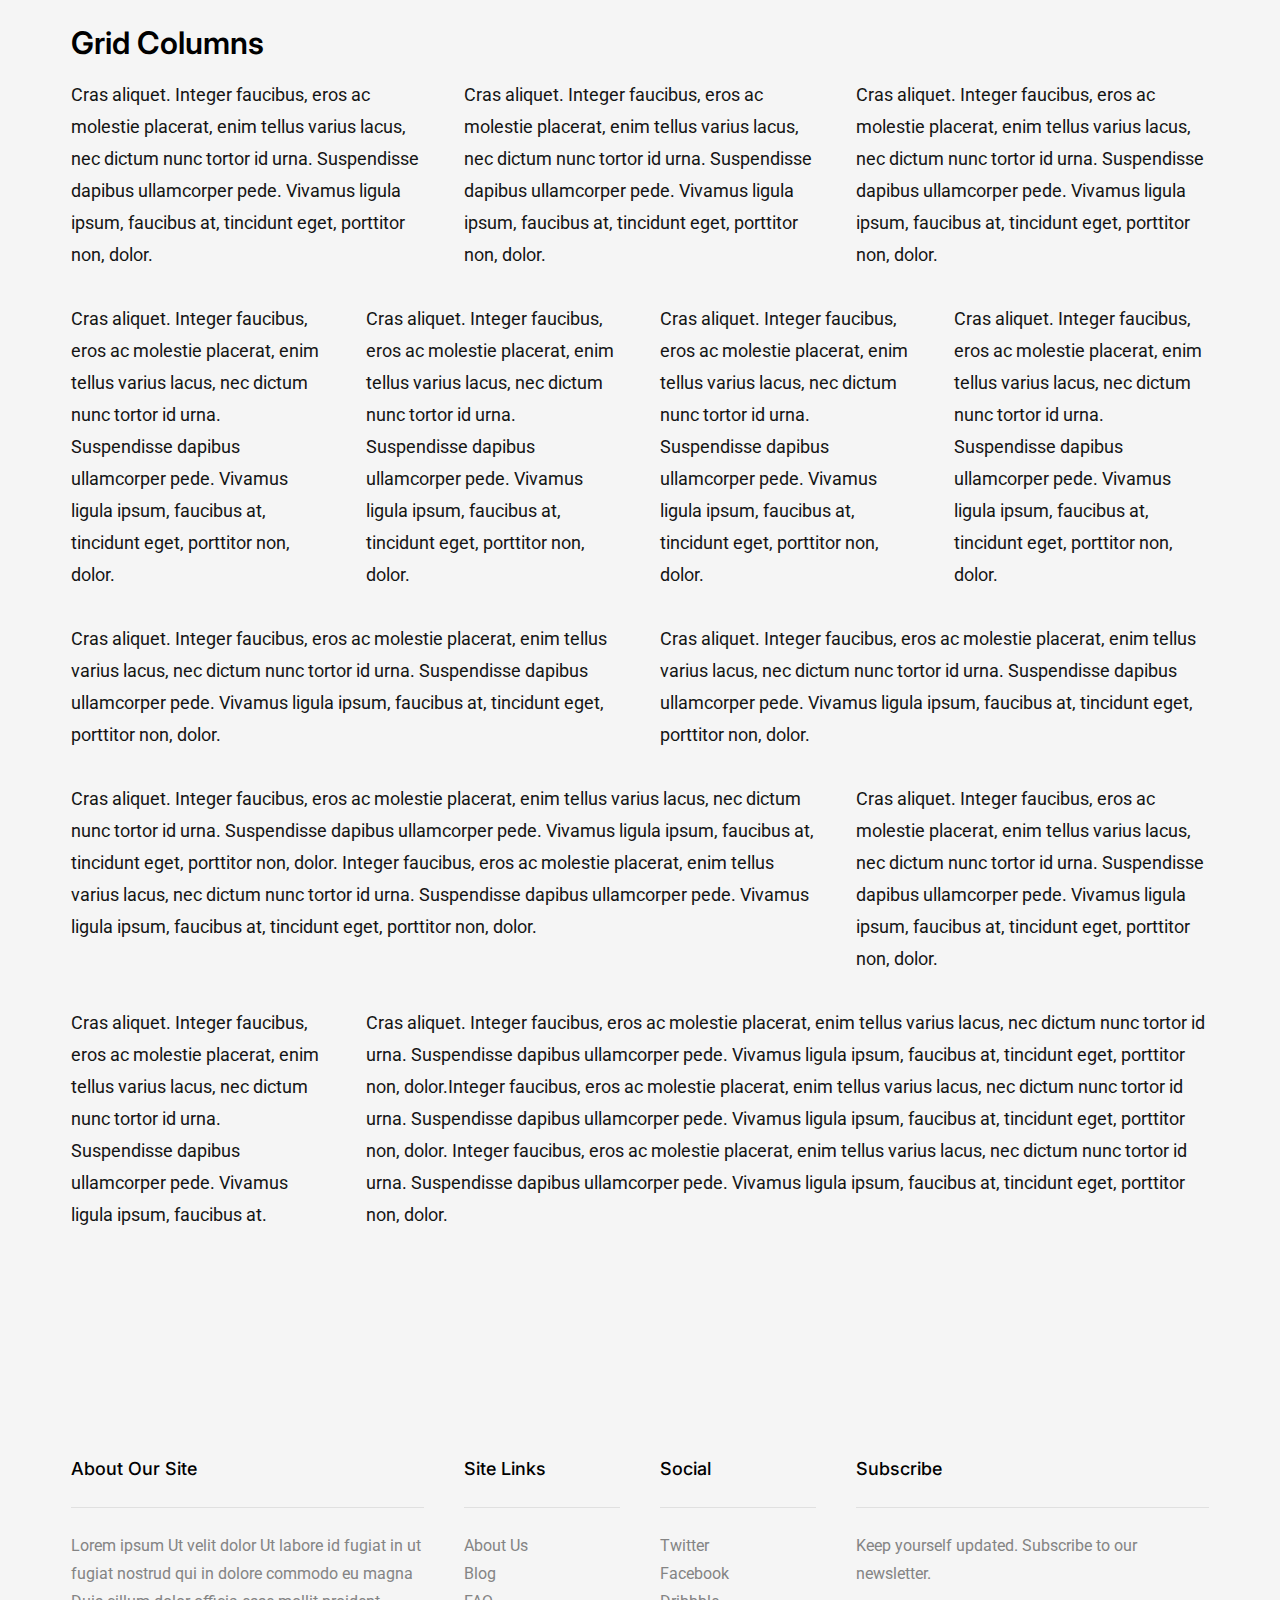
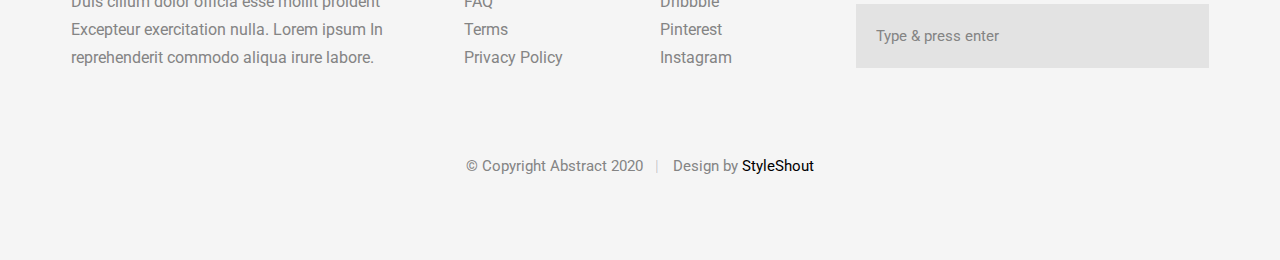
<file: styles.html>
<!DOCTYPE html>
<html class="no-js" lang="en">
<head>

    <!--- basic page needs
    ================================================== -->
    <meta charset="utf-8">
    <title>Style Guide - Abstract</title>
    <meta name="description" content="">
    <meta name="author" content="">

   <!-- mobile specific metas
    ================================================== -->
    <meta name="viewport" content="width=device-width, initial-scale=1">

    <!-- CSS
    ================================================== -->
    <link rel="stylesheet" href="css/styles.css">
    <link rel="stylesheet" href="css/vendor.css">

    <style type="text/css" media="screen">
        .s-styles > .row {
            max-width: var(--width-max);
        }
        .s-styles .intro h1 {
            margin-top: 0;
        }
    </style>

    <!-- script
    ================================================== -->
    <script src="js/modernizr.js"></script>

    <!-- favicons
    ================================================== -->
    <link rel="apple-touch-icon" sizes="180x180" href="apple-touch-icon.png">
    <link rel="icon" type="image/png" sizes="32x32" href="favicon-32x32.png">
    <link rel="icon" type="image/png" sizes="16x16" href="favicon-16x16.png">
    <link rel="manifest" href="site.webmanifest">

</head>

<body id="top">


    <!-- preloader
    ================================================== -->
    <div id="preloader">
        <div id="loader"></div>
    </div>


    <!-- header
    ================================================== -->
    <header class="s-header">

        <div class="row s-header__content">

            <div class="s-header__logo">
                <a class="logo" href="index.html">
                    <img src="images/logo.svg" alt="Homepage">
                </a>
            </div>

            <nav class="s-header__nav-wrap">

                <h2 class="s-header__nav-heading h6">Site Navigation</h2>

                <ul class="s-header__nav">
                    <li><a href="index.html" title="">Home</a></li>
                    <li class="has-children">
                        <a href="#0" title="">Categories</a>
                        <ul class="sub-menu">
                            <li><a href="category.html">Design</a></li>
                            <li><a href="category.html">Lifestyle</a></li>
                            <li><a href="category.html">Photography</a></li>
                            <li><a href="category.html">Vacation</a></li>
                            <li><a href="category.html">Work</a></li>
                            <li><a href="category.html">Health</a></li>
                            <li><a href="category.html">Family</a></li>
                            <li><a href="category.html">Relationship</a></li>
                        </ul>
                    </li>
                    <li class="has-children">
                        <a href="#0" title="">Blog</a>
                        <ul class="sub-menu">
                        <li><a href="single-video.html">Video Post</a></li>
                        <li><a href="single-audio.html">Audio Post</a></li>
                        <li><a href="single-gallery.html">Gallery Post</a></li>
                        <li><a href="single-standard.html">Standard Post</a></li>
                        </ul>
                    </li>
                    <li class="current"><a href="styles.html" title="">Styles</a></li>
                    <li><a href="about.html" title="">About</a></li>
                    <li><a href="contact.html" title="">Contact</a></li>
                </ul> <!-- end header__nav -->

                <a href="#0" title="Close Menu" class="s-header__overlay-close close-mobile-menu">Close</a>

            </nav> <!-- end header__nav-wrap -->
                   
            <a class="s-header__toggle-menu" href="#0" title="Menu"><span>Menu</span></a>
            
            <div class="s-header__search">
                    
                <form role="search" method="get" class="s-header__search-form" action="#">
                    <label>
                        <span class="hide-content">Search for:</span>
                        <input type="search" class="s-header__search-field" placeholder="Type Your Keywords" value="" name="s" title="Search for:" autocomplete="off">
                    </label>
                    <input type="submit" class="s-header__search-submit" value="Search">
                </form>

                <a href="#0" title="Close Search" class="s-header__overlay-close">Close</a>

            </div> <!-- end search wrap -->	

            <a class="s-header__search-trigger" href="#">
                <svg xmlns="http://www.w3.org/2000/svg" viewBox="0 0 24 24"><path d="M10 18a7.952 7.952 0 004.897-1.688l4.396 4.396 1.414-1.414-4.396-4.396A7.952 7.952 0 0018 10c0-4.411-3.589-8-8-8s-8 3.589-8 8 3.589 8 8 8zm0-14c3.309 0 6 2.691 6 6s-2.691 6-6 6-6-2.691-6-6 2.691-6 6-6z"></path></svg>
            </a>

        </div> <!-- end s-header__content -->

    </header> <!-- end header -->


    <!-- content
    ================================================== -->
    <section class="s-content s-styles">
        
        <div class="row">

            <div class="column large-12 intro">

                <h1>Style Guide.</h1>

                <p class="lead">Lorem ipsum Officia elit ad tempor dolore est ex incididunt incididunt occaecat culpa deserunt 
                sunt labore in cillum ullamco magna in Excepteur consequat in reprehenderit proident mollit incididunt officia commodo.
                Duis ea officia sed dolor pariatur enim dolore dolore quis incididunt nulla exercitation commodo veniam et ea incididunt.
                </p>

                <!-- <hr class="fancy"> -->
            </div>

        </div> <!-- end row -->

        <div class="row">

            <div class="column large-6 tab-12">

                <h3>Paragraph and Image</h3>

                <p><a href="#"><img width="120" height="120" class="h-pull-left" alt="sample-image" src="images/sample-image.jpg"></a>
                Lorem ipsum dolor sit amet, consectetuer adipiscing elit. Donec libero. Suspendisse bibendum.Cras id urna. Morbi 
                tincidunt, orci ac convallis aliquam, lectus turpis varius lorem, eu posuere nunc justo tempus leo. Donec mattis, 
                purus nec placerat bibendum, dui pede condimentum odio, ac blandit ante orci ut diam. Cras fringilla magna. 
                Phasellus suscipit, leo a pharetra condimentum, lorem tellus eleifend magna, eget fringilla velit magna id 
                neque posuere nunc justo tempus leo. </p>

                <p>
                Lorem ipsum dolor sit amet, consectetuer adipiscing elit. Donec libero. Suspendisse bibendum. Cras id urna. 
                Morbi tincidunt, orci ac convallis aliquam, lectus turpis varius lorem, eu posuere nunc justo tempus leo. 
                Donec mattis, purus nec placerat bibendum, dui pede condimentumodio, ac blandit ante orci ut diam.	
                </p>

                <p>A <a href="#">link</a>,
                <abbr title="this really isn't a very good description">abbrebation</abbr>,
                <strong>strong text</strong>,
                <em>em text</em>,
                <del>deleted text</del>, and
                <mark>this is a mark text.</mark>
                <code>.code</code>
                </p>

            </div>

            <div class="column large-6 tab-12">

                <h3>Drop Caps</h3>

                <p class="drop-cap">Far far away, behind the word mountains, far from the countries Vokalia and Consonantia,
                there live the blind texts. Separated they live in Bookmarksgrove right at the coast of the
                Semantics, a large language ocean. A small river named Duden flows by their place and supplies it with the 
                necessary regelialia. Morbi tincidunt, orci ac convallis aliquam, lectus turpis varius lorem, 
                euposuere nunc justo tempus leo. Donec mattis, purus nec placerat bibendum, dui pede condimentum odio, 
                ac blandit ante orci ut diam. Cras fringilla magna. Phasellus suscipit, leo a pharetra condimentum, 
                lorem tellus eleifend magna, eget fringilla velit magna id neque.
                </p>

                <h3>Small Print</h3>

                <p><small>Lorem ipsum dolor sit amet, consectetuer adipiscing elit. Donec libero.</small></p>
                
                

            </div>

        </div> <!-- end row -->

        <div class="row">

            <div class="column large-6 tab-12">

                <h3 class="h-add-bottom">Pull Quotes</h3>

                <p>
                Perspiciatis nemo unde et nobis modi consequatur officia amet. Ut enim 
                tenetur provident maiores. Perspiciatis asperiores incidunt sequi 
                quisquam. Enim aut. 
                </p>

                <figure class="pull-quote">
                    <blockquote>
                        <p>
                        When you look in the eyes of grace, when you meet grace, 
                        when you embrace grace, when you see the nail prints in 
                        grace’s hands and the fire in his eyes, when you feel his 
                        relentless love for you - it will not motivate you to sin. 
                        It will motivate you to righteousness.
                        </p>

                        <footer>
                            <cite>Judah Smith</cite>
                        </footer>
                    </blockquote>
                </figure>


            </div>

            <div class="column large-6 tab-12">

                <h3 class="h-add-bottom">Block Quotes</h3>

                <blockquote cite="http://where-i-got-my-info-from.com">
                    <p>
                    For God so loved the world, that he gave his only Son, that whoever believes in 
                    him should not perish but have eternal life. For God did not send his Son into 
                    the world to condemn the world, but in order that the world might be 
                    saved through him.
                    </p>

                    <footer>
                        <cite>
                            <a href="#0">John 3:16-17 ESV</a>
                        </cite>
                    </footer>

                </blockquote>

                <blockquote>
                    <p>There is a God-shaped vacuum in the heart of each man which cannot be satisfied 
                    by any created thing but only by God the Creator.</p>

                    <footer>
                        <cite>Blaise Pascal</cite>
                    </footer>

                </blockquote>

            </div>

        </div> <!-- end row -->

        <div class="row half-bottom">

            <div class="column large-6 tab-12">

                <h3>Example Lists</h3>

                <ol>
                    <li>Here is an example</li>
                    <li>of an ordered list.</li>
                    <li>A parent list item.
                        <ul>
                            <li>one</li>
                            <li>two</li>
                            <li>three</li>
                        </ul>
                        </li>
                        <li>A list item.</li>
                    </ol>

                <ul class="disc">
                    <li>Here is an example</li>
                    <li>of an unordered list.</li>
                </ul>

                <h3>Definition Lists</h3>

                <h5>a) Multi-line Definitions (default) </h5>

                <dl class="dictionary-style">
                    <dt><strong>This is a term</strong></dt>
                        <dd>this is the definition of that term, which both live in a <code>dl</code>.</dd>
                    <dt><strong>Another Term</strong></dt>
                        <dd>And it gets a definition too, which is this line</dd>
                        <dd>This is a 2<sup>nd</sup> definition for a single term. A <code>dt</code> may be followed by multiple <code>dd</code>s.</dd>
                </dl>

                <h3 class="h-add-bottom">Skill Bars</h3>

                <ul class="skill-bars">
                    <li>
                    <div class="progress percent90"><span>90%</span></div>
                    <strong>HTML</strong>
                    </li>
                    <li>
                    <div class="progress percent85"><span>85%</span></div>
                    <strong>CSS</strong>
                    </li>
                    <li>
                    <div class="progress percent70"><span>70%</span></div>
                    <strong>Javascript</strong>
                    </li>
                    <li>
                    <div class="progress percent95"><span>95%</span></div>
                    <strong>PHP</strong>
                    </li>
                    <li>
                    <div class="progress percent75"><span>75%</span></div>
                    <strong>Wordpress</strong>
                    </li>
                    <li>
                    <div class="progress percent90"><span>90%</span></div>
                    <strong>Node JS</strong>
                    </li>
                </ul>

            </div>

            <div class="column large-6 tab-12">

                <h3 class="h-add-bottom">Buttons</h3>

                <p>
                    <a class="btn btn--primary h-full-width" href="#0">Primary Button</a>
                    <a class="btn h-full-width" href="#0">Default Button</a>
                    <a class="btn btn--stroke h-full-width" href="#0">Stroke Button</a>
                </p>

                <h3>Stats Tabs</h3>

                <ul class="stats-tabs">
                    <li><a href="#0">1,234 <em>Peter</em></a></li>
                    <li><a href="#0">567 <em>James</em></a></li>
                    <li><a href="#0">23,456 <em>John</em></a></li>
                    <li><a href="#0">3,456 <em>Andrew</em></a></li>
                    <li><a href="#0">456 <em>Philip</em></a></li>
                    <li><a href="#0">26 <em>Matthew</em></a></li>
                </ul>

                <h3 class="h-add-bottom">Code</h3>

<pre><code class="language-css">
    code {
    font-size: 1.4rem;
    margin: 0 .2rem;
    padding: .2rem .6rem;
    white-space: nowrap;
    background: #F1F1F1;
    border: 1px solid #E1E1E1;	
    border-radius: 3px;
    }
</code></pre>

            </div>

        </div> <!-- end row -->

        <div class="row half-bottom">

            <div class="column large-6 tab-12">
                    
                <h1>H1 Heading.</h1>
                <p>Doloremque dolor voluptas est sequi omnis. Pariatur ut aut. Sed enim tempora qui veniam qui cum vel. 
                Voluptas odit at vitae minima. In assumenda ut. Voluptatem totam impedit accusantium reiciendis excepturi aut qui accusamus praesentium.</p>

                <h2>H2 Heading.</h2>
                <p>Doloremque dolor voluptas est sequi omnis. Pariatur ut aut. Sed enim tempora qui veniam qui cum vel. 
                Voluptas odit at vitae minima. In assumenda ut. Voluptatem totam impedit accusantium reiciendis excepturi aut qui accusamus praesentium.</p>

                <h3>H3 Heading.</h3>
                <p>Doloremque dolor voluptas est sequi omnis. Pariatur ut aut. Sed enim tempora qui veniam qui cum vel. 
                Voluptas odit at vitae minima. In assumenda ut. Voluptatem totam impedit accusantium reiciendis excepturi aut qui accusamus praesentium.</p>

                
            </div>

            <div class="column large-6 tab-12">
                <h4>H4 Heading.</h4>
                <p>Doloremque dolor voluptas est sequi omnis. Pariatur ut aut. Sed enim tempora qui veniam qui cum vel. 
                Voluptas odit at vitae minima. In assumenda ut. Voluptatem totam impedit accusantium reiciendis excepturi aut qui accusamus praesentium.</p>

                <h5>H5 Heading.</h5>
                <p>Doloremque dolor voluptas est sequi omnis. Pariatur ut aut. Sed enim tempora qui veniam qui cum vel. 
                Voluptas odit at vitae minima. In assumenda ut. Voluptatem totam impedit accusantium reiciendis excepturi aut qui accusamus praesentium.</p>

                <h6>H6 Heading.</h6>
                <p>Doloremque dolor voluptas est sequi omnis. Pariatur ut aut. Sed enim tempora qui veniam qui cum vel. 
                Voluptas odit at vitae minima. In assumenda ut. Voluptatem totam impedit accusantium reiciendis excepturi aut qui accusamus praesentium.</p>
    
                
            </div>

        </div> <!-- end row -->

        <div class="row half-bottom">

            <div class="column large-6 tab-12">

                <h3 class="h-add-bottom">Responsive Image</h3>

                <figure>
                    <img src="images/sample-525.jpg" 
                         srcset="images/sample-1050.jpg 1050w, 
                                 images/samaple-525.jpg 525w" 
                         sizes="(max-width: 1050px) 100vw, 1050px" alt="">

                    <figcaption>
                        Here is some random picture.
                    </figcaption>
                </figure>

            </div>

            <div class="column large-6 tab-12">

                <h3 class="h-add-bottom">Responsive video</h3>

                <div class="video-container">
                <iframe src="https://player.vimeo.com/video/14592941?color=00a650&title=0&byline=0&portrait=0" width="500" height="281" frameborder="0" webkitallowfullscreen mozallowfullscreen allowfullscreen></iframe> 
                </div>

            </div>
            
        </div> <!-- end row -->

        <div class="row add-bottom">

            <div class="column large-12">

                <h3>Tables</h3>
                <p>Be sure to use properly formed table markup with <code>&lt;thead&gt;</code> and <code>&lt;tbody&gt;</code> when building a <code>table</code>.</p>

                <div class="table-responsive">

                    <table>
                            <thead>
                            <tr>
                                <th>Name</th>
                                <th>Age</th>
                                <th>Sex</th>
                                <th>Location</th>
                            </tr>
                            </thead>
                            <tbody>
                            <tr>
                                <td>William J. Seymour</td>
                                <td>34</td>
                                <td>Male</td>
                                <td>Azusa Street</td>
                            </tr>
                            <tr>
                                <td>Jennie Evans Moore</td>
                                <td>30</td>
                                <td>Female</td>
                                <td>Azusa Street</td>
                            </tr>
                            </tbody>
                    </table>

                </div>

            </div>
            
        </div> <!-- end row -->

        <div class="row">

            <div class="column large-12">
                <h3>Pagination</h3>

                <nav class="pgn">
                    <ul>
                        <li>
                            <a class="pgn__prev" href="#0">
                                <svg xmlns="http://www.w3.org/2000/svg" width="24" height="24" viewBox="0 0 24 24"><path d="M12.707 17.293L8.414 13H18v-2H8.414l4.293-4.293-1.414-1.414L4.586 12l6.707 6.707z"></path></svg>
                            </a>
                        </li>
                        <li><a class="pgn__num" href="#0">1</a></li>
                        <li><span class="pgn__num current">2</span></li>
                        <li><a class="pgn__num" href="#0">3</a></li>
                        <li><a class="pgn__num" href="#0">4</a></li>
                        <li><a class="pgn__num" href="#0">5</a></li>
                        <li><span class="pgn__num dots">…</span></li>
                        <li><a class="pgn__num" href="#0">8</a></li>
                        <li>
                            <a class="pgn__next" href="#0">
                                <svg xmlns="http://www.w3.org/2000/svg" width="24" height="24" viewBox="0 0 24 24"><path d="M11.293 17.293l1.414 1.414L19.414 12l-6.707-6.707-1.414 1.414L15.586 11H6v2h9.586z"></path></svg>
                            </a>
                        </li>
                    </ul>
                </nav>
            </div>

        </div> <!-- end row -->

        <div class="row">

            <div class="column large-6 tab-12">

                <h3 class="h-add-bottom">Form Styles</h3>

                <form>
                    <div>
                        <label for="sampleInput">Your email</label>
                        <input class="h-full-width" type="email" placeholder="test@mailbox.com" id="sampleInput">
                    </div>
                    <div>
                        <label for="sampleRecipientInput">Reason for contacting</label>
                        <div class="ss-custom-select">
                            <select class="h-full-width" id="sampleRecipientInput">
                                <option value="Option 1">Questions</option>
                                <option value="Option 2">Report</option>
                                <option value="Option 3">Others</option>
                            </select>
                        </div>
                    </div>
                    
                    <label for="exampleMessage">Message</label>
                    <textarea class="h-full-width" placeholder="Your message" id="exampleMessage"></textarea>

                    <label class="h-add-bottom">
                        <input type="checkbox">
                        <span class="label-text">Send a copy to yourself</span>
                    </label>
                
                    <input class="btn--primary h-full-width" type="submit" value="Submit">
                </form>

            </div>

            <div class="column large-6 tab-12">

                <h3>Alert Boxes</h3>

                <br>
                
                <div class="alert-box alert-box--error">
                    <p>Error Message. Your Message Goes Here.</p>
                    <span class="alert-box__close"></span>
                </div><!-- end error -->
                        
                <div class="alert-box alert-box--success">
                    <p>Success Message. Your Message Goes Here.</p>
                    <span class="alert-box__close"></span>
                </div><!-- end success -->
                        
                <div class="alert-box alert-box--info">
                    <p>Info Message. Your Message Goes Here.</p>
                    <span class="alert-box__close"></span>
                </div><!-- end info -->
                        
                <div class="alert-box alert-box--notice">
                    <p>Notice Message. Your Message Goes Here.</p>
                    <span class="alert-box__close"></span>
                </div><!-- end notice -->
            
            </div>

        </div> <!-- end row -->

        <div class="row">

            <div class="large-12 column">
               <h3 class="half-bottom">Grid Columns</h3>
            </div>
   
         </div> <!-- Row End-->
   
         <!--<h4>1/3 Columns</h4>  -->
   
         <div class="row">
   
            <div class="large-4 mob-12 column">
                <p>
                Cras aliquet. Integer faucibus, eros ac molestie placerat, enim tellus varius lacus,
                nec dictum nunc tortor id urna. Suspendisse dapibus ullamcorper pede. Vivamus ligula ipsum,
                faucibus at, tincidunt eget, porttitor non, dolor. 
                </p>
             </div>
   
            <div class="large-4 mob-12 column">
                <p>
                Cras aliquet. Integer faucibus, eros ac molestie placerat, enim tellus varius lacus,
                nec dictum nunc tortor id urna. Suspendisse dapibus ullamcorper pede. Vivamus ligula ipsum,
                faucibus at, tincidunt eget, porttitor non, dolor. 
                </p>
            </div>
   
            <div class="large-4 mob-12 column">
                <p>
                Cras aliquet. Integer faucibus, eros ac molestie placerat, enim tellus varius lacus,
                nec dictum nunc tortor id urna. Suspendisse dapibus ullamcorper pede. Vivamus ligula ipsum,
                faucibus at, tincidunt eget, porttitor non, dolor. 
                </p>
            </div>
   
         </div>
   
         <!--<h4>1/4 Columns</h4>  -->
   
         <div class="row">
   
            <div class="large-3 tab-6 mob-12 column">
                <p>
                Cras aliquet. Integer faucibus, eros ac molestie placerat, enim tellus varius lacus,
                nec dictum nunc tortor id urna. Suspendisse dapibus ullamcorper pede. Vivamus ligula ipsum,
                faucibus at, tincidunt eget, porttitor non, dolor. 
                </p>
            </div>
   
            <div class="large-3 tab-6 mob-12 column">
                <p>
                Cras aliquet. Integer faucibus, eros ac molestie placerat, enim tellus varius lacus,
                nec dictum nunc tortor id urna. Suspendisse dapibus ullamcorper pede. Vivamus ligula ipsum,
                faucibus at, tincidunt eget, porttitor non, dolor. 
                </p>
            </div>
   
            <div class="large-3 tab-6 mob-12 column">
                <p>
                Cras aliquet. Integer faucibus, eros ac molestie placerat, enim tellus varius lacus,
                nec dictum nunc tortor id urna. Suspendisse dapibus ullamcorper pede. Vivamus ligula ipsum,
                faucibus at, tincidunt eget, porttitor non, dolor. 
                </p>
            </div>
   
            <div class="large-3 tab-6 mob-12 column">
                <p>
                Cras aliquet. Integer faucibus, eros ac molestie placerat, enim tellus varius lacus,
                nec dictum nunc tortor id urna. Suspendisse dapibus ullamcorper pede. Vivamus ligula ipsum,
                faucibus at, tincidunt eget, porttitor non, dolor. 
                </p>
            </div>
   
        </div>
   
        <!--<h4>1/2 Columns</h4>  -->
   
        <div class="row">
   
            <div class="large-6 mob-12 column">
                <p>
                Cras aliquet. Integer faucibus, eros ac molestie placerat, enim tellus varius lacus,
                nec dictum nunc tortor id urna. Suspendisse dapibus ullamcorper pede. Vivamus ligula ipsum,
                faucibus at, tincidunt eget, porttitor non, dolor. 
                </p>
            </div>
   
            <div class="large-6 mob-12 column">
                <p>
                Cras aliquet. Integer faucibus, eros ac molestie placerat, enim tellus varius lacus,
                nec dictum nunc tortor id urna. Suspendisse dapibus ullamcorper pede. Vivamus ligula ipsum,
                faucibus at, tincidunt eget, porttitor non, dolor. 
                </p>
            </div>
   
        </div>
   
         <!--<h4>2/3 Columns</h4>  -->
   
        <div class="row">
   
            <div class="large-8 tab-7 mob-12 column">
                <p>
                Cras aliquet. Integer faucibus, eros ac molestie placerat, enim tellus varius lacus,
                nec dictum nunc tortor id urna. Suspendisse dapibus ullamcorper pede. Vivamus ligula ipsum,
                faucibus at, tincidunt eget, porttitor non, dolor. Integer faucibus, eros ac molestie placerat, enim tellus varius lacus,
                nec dictum nunc tortor id urna. Suspendisse dapibus ullamcorper pede. Vivamus ligula ipsum,
                faucibus at, tincidunt eget, porttitor non, dolor.
                </p>
            </div>
   
            <div class="large-4 tab-5 mob-12 column">
                <p>
                Cras aliquet. Integer faucibus, eros ac molestie placerat, enim tellus varius lacus,
                nec dictum nunc tortor id urna. Suspendisse dapibus ullamcorper pede. Vivamus ligula ipsum,
                faucibus at, tincidunt eget, porttitor non, dolor. 
                </p>
            </div>
   
         </div>
   
         <!--<h4>3/4 Columns</h4>  -->
   
         <div class="row">
   
            <div class="large-3 tab-5 mob-12 column">
                <p>
                Cras aliquet. Integer faucibus, eros ac molestie placerat, enim tellus varius lacus,
                nec dictum nunc tortor id urna. Suspendisse dapibus ullamcorper pede. Vivamus ligula ipsum,
                faucibus at. 
                </p>
             </div>
   
            <div class="large-9 tab-7 mob-12 column">
                <p>
                Cras aliquet. Integer faucibus, eros ac molestie placerat, enim tellus varius lacus,
                nec dictum nunc tortor id urna. Suspendisse dapibus ullamcorper pede. Vivamus ligula ipsum,
                faucibus at, tincidunt eget, porttitor non, dolor.Integer faucibus, eros ac molestie placerat, enim tellus varius lacus,
                nec dictum nunc tortor id urna. Suspendisse dapibus ullamcorper pede. Vivamus ligula ipsum,
                faucibus at, tincidunt eget, porttitor non, dolor. Integer faucibus, eros ac molestie placerat, enim tellus varius lacus,
                nec dictum nunc tortor id urna. Suspendisse dapibus ullamcorper pede. Vivamus ligula ipsum,
                faucibus at, tincidunt eget, porttitor non, dolor.
                </p>
             </div>
   
        </div> 

    </section> <!-- end s-content -->


    <!-- footer
    ================================================== -->
    <footer class="s-footer">

        <div class="s-footer__main">

            <div class="row">

                <div class="column large-4 medium-6 tab-12 s-footer__info">

                    <h5>About Our Site</h5>

                    <p>
                    Lorem ipsum Ut velit dolor Ut labore id fugiat in ut fugiat nostrud qui in dolore commodo eu magna Duis cillum dolor officia esse mollit proident Excepteur exercitation nulla. Lorem ipsum In reprehenderit commodo aliqua irure labore.
                    </p>

                </div> <!-- end s-footer__info -->

                <div class="column large-2 medium-3 tab-6 s-footer__site-links">

                    <h5>Site Links</h5>

                    <ul>
                        <li><a href="#0">About Us</a></li>
                        <li><a href="#0">Blog</a></li>
                        <li><a href="#0">FAQ</a></li>
                        <li><a href="#0">Terms</a></li>
                        <li><a href="#0">Privacy Policy</a></li>
                    </ul>

                </div> <!-- end s-footer__site-links -->  

                <div class="column large-2 medium-3 tab-6 s-footer__social-links">

                    <h5>Social</h5>

                    <ul>
                        <li><a href="#0">Twitter</a></li>
                        <li><a href="#0">Facebook</a></li>
                        <li><a href="#0">Dribbble</a></li>
                        <li><a href="#0">Pinterest</a></li>
                        <li><a href="#0">Instagram</a></li>
                    </ul>

                </div> <!-- end s-footer__social links --> 

                <div class="column large-4 medium-12 s-footer__subscribe">

                    <h5>Subscribe</h5>

                    <p>Keep yourself updated. Subscribe to our newsletter.</p>

                    <div class="subscribe-form">
                
                        <form id="mc-form" class="group" novalidate="true">

                            <input type="email" value="" name="dEmail" class="email" id="mc-email" placeholder="Type &amp; press enter" required=""> 
                
                            <input type="submit" name="subscribe" >
                
                            <label for="mc-email" class="subscribe-message"></label>
                
                        </form>

                    </div>

                </div> <!-- end s-footer__subscribe -->

            </div> <!-- end row -->

        </div> <!-- end s-footer__main -->

        <div class="s-footer__bottom">
            <div class="row">
                <div class="column">
                    <div class="ss-copyright">
                        <span>© Copyright Abstract 2020</span> 
                        <span>Design by <a href="https://www.styleshout.com/">StyleShout</a></span>		         	
                    </div> <!-- end ss-copyright -->
                </div>
            </div> 

            <div class="ss-go-top">
                <a class="smoothscroll" title="Back to Top" href="#top">
                    <svg xmlns="http://www.w3.org/2000/svg" viewBox="0 0 24 24"><path d="M6 4h12v2H6zm5 10v6h2v-6h5l-6-6-6 6z"/></svg>
                </a>
            </div> <!-- end ss-go-top -->
        </div> <!-- end s-footer__bottom -->

   </footer> <!-- end s-footer -->


   <!-- Java Script
   ================================================== --> 
   <script src="js/jquery-3.2.1.min.js"></script>
   <script src="js/plugins.js"></script>
   <script src="js/main.js"></script>

</body>

</html>
</file>
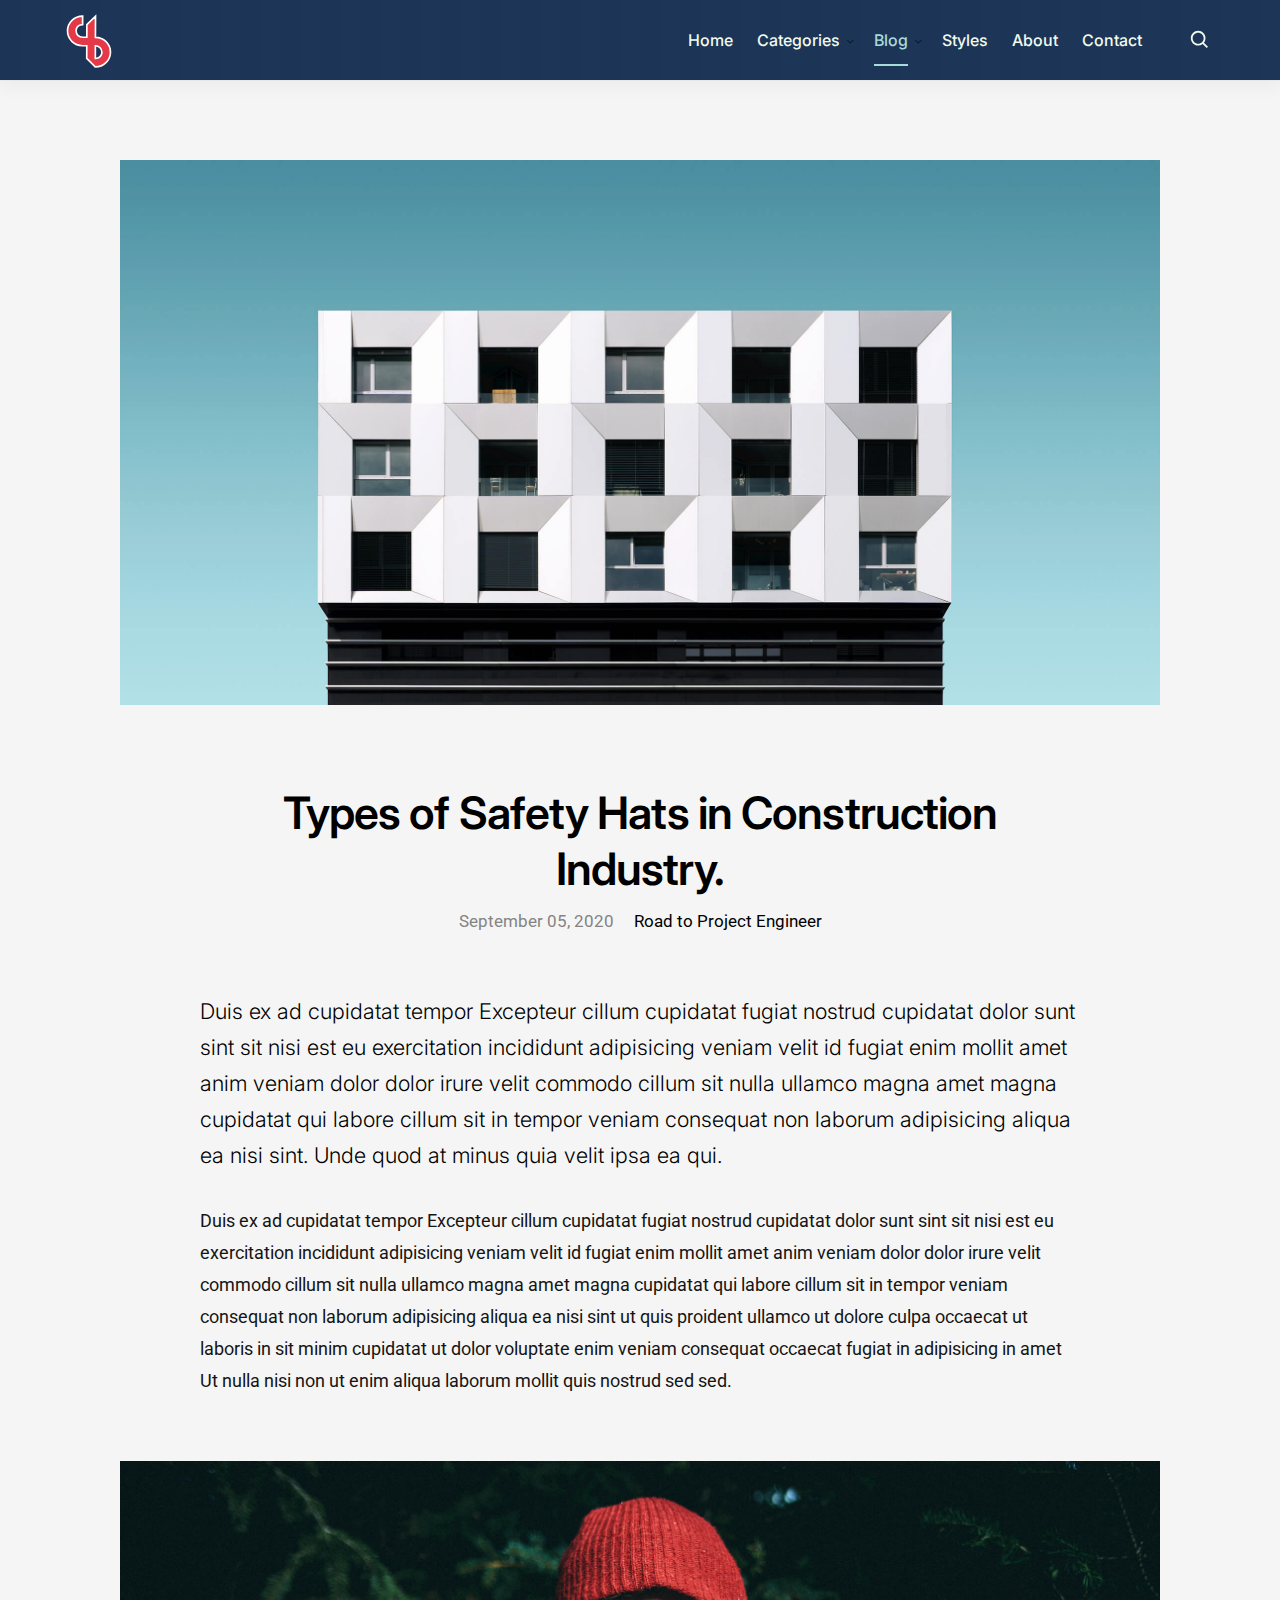
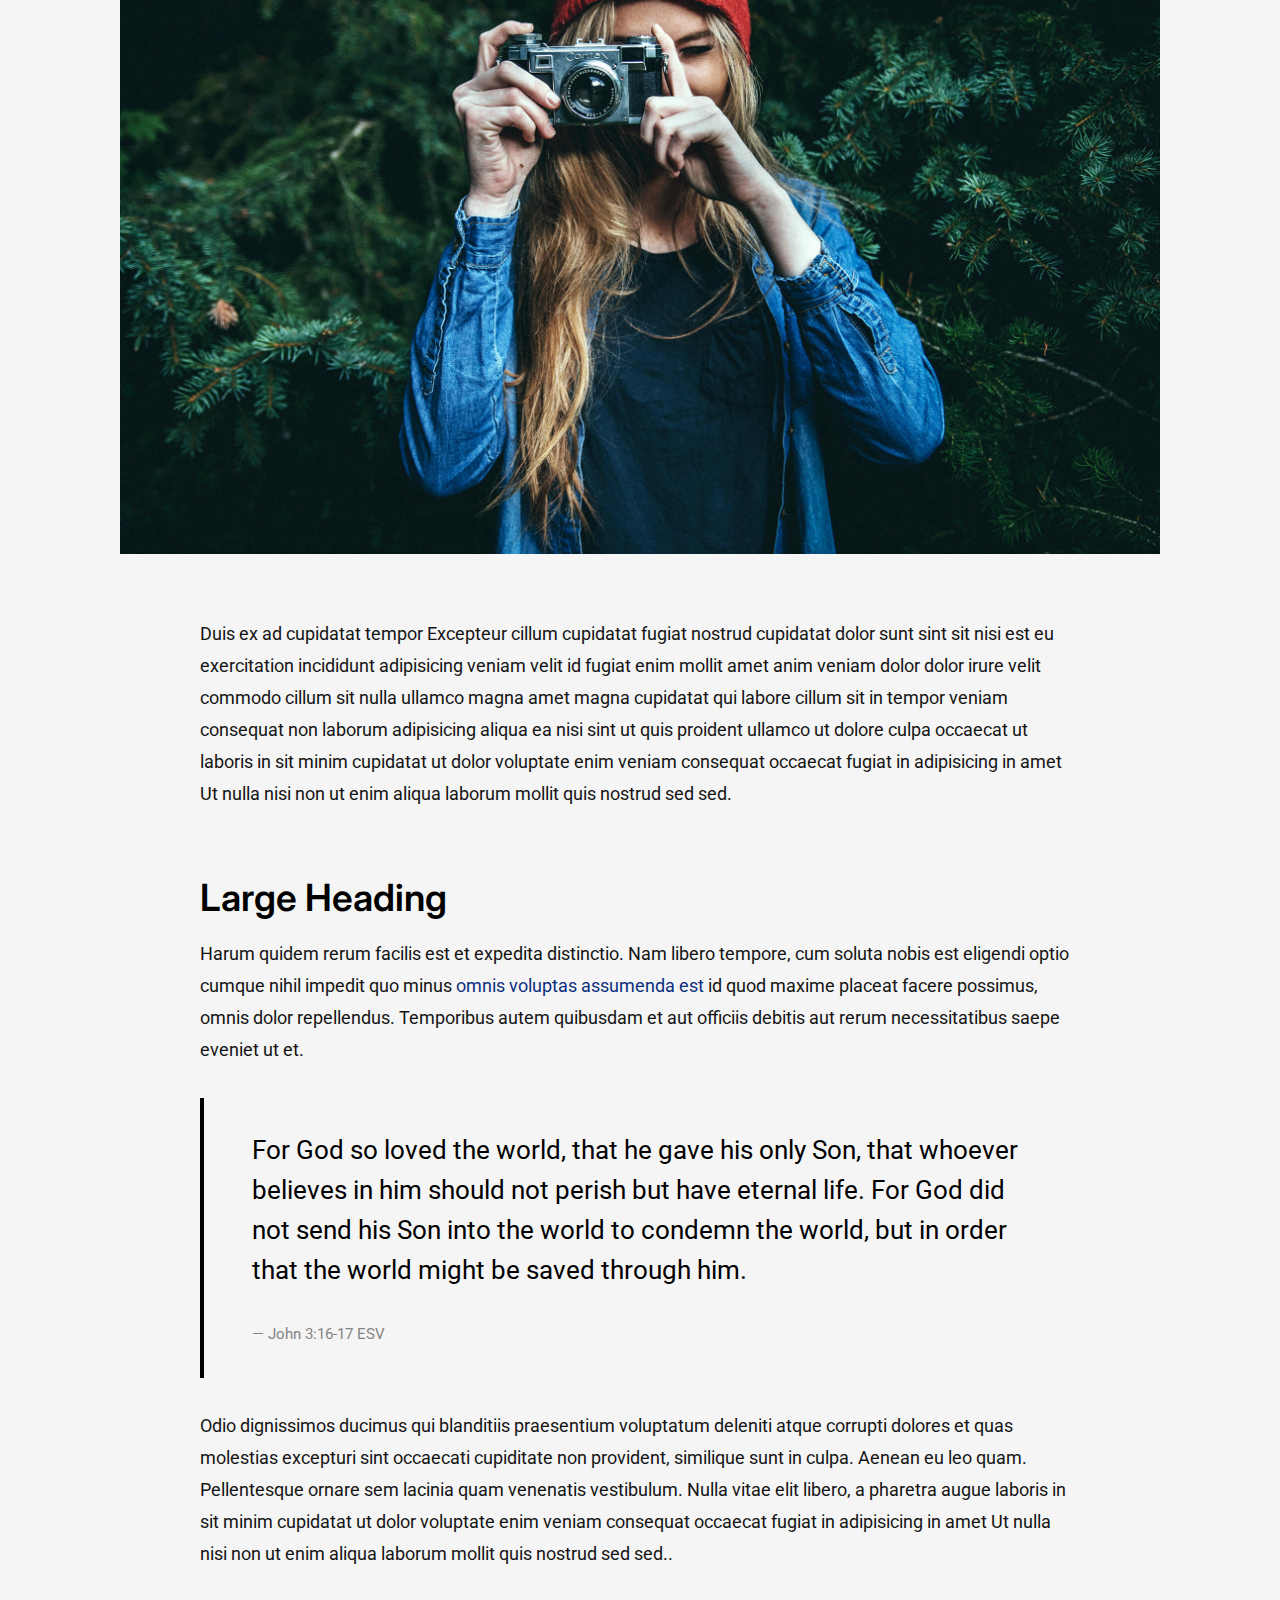
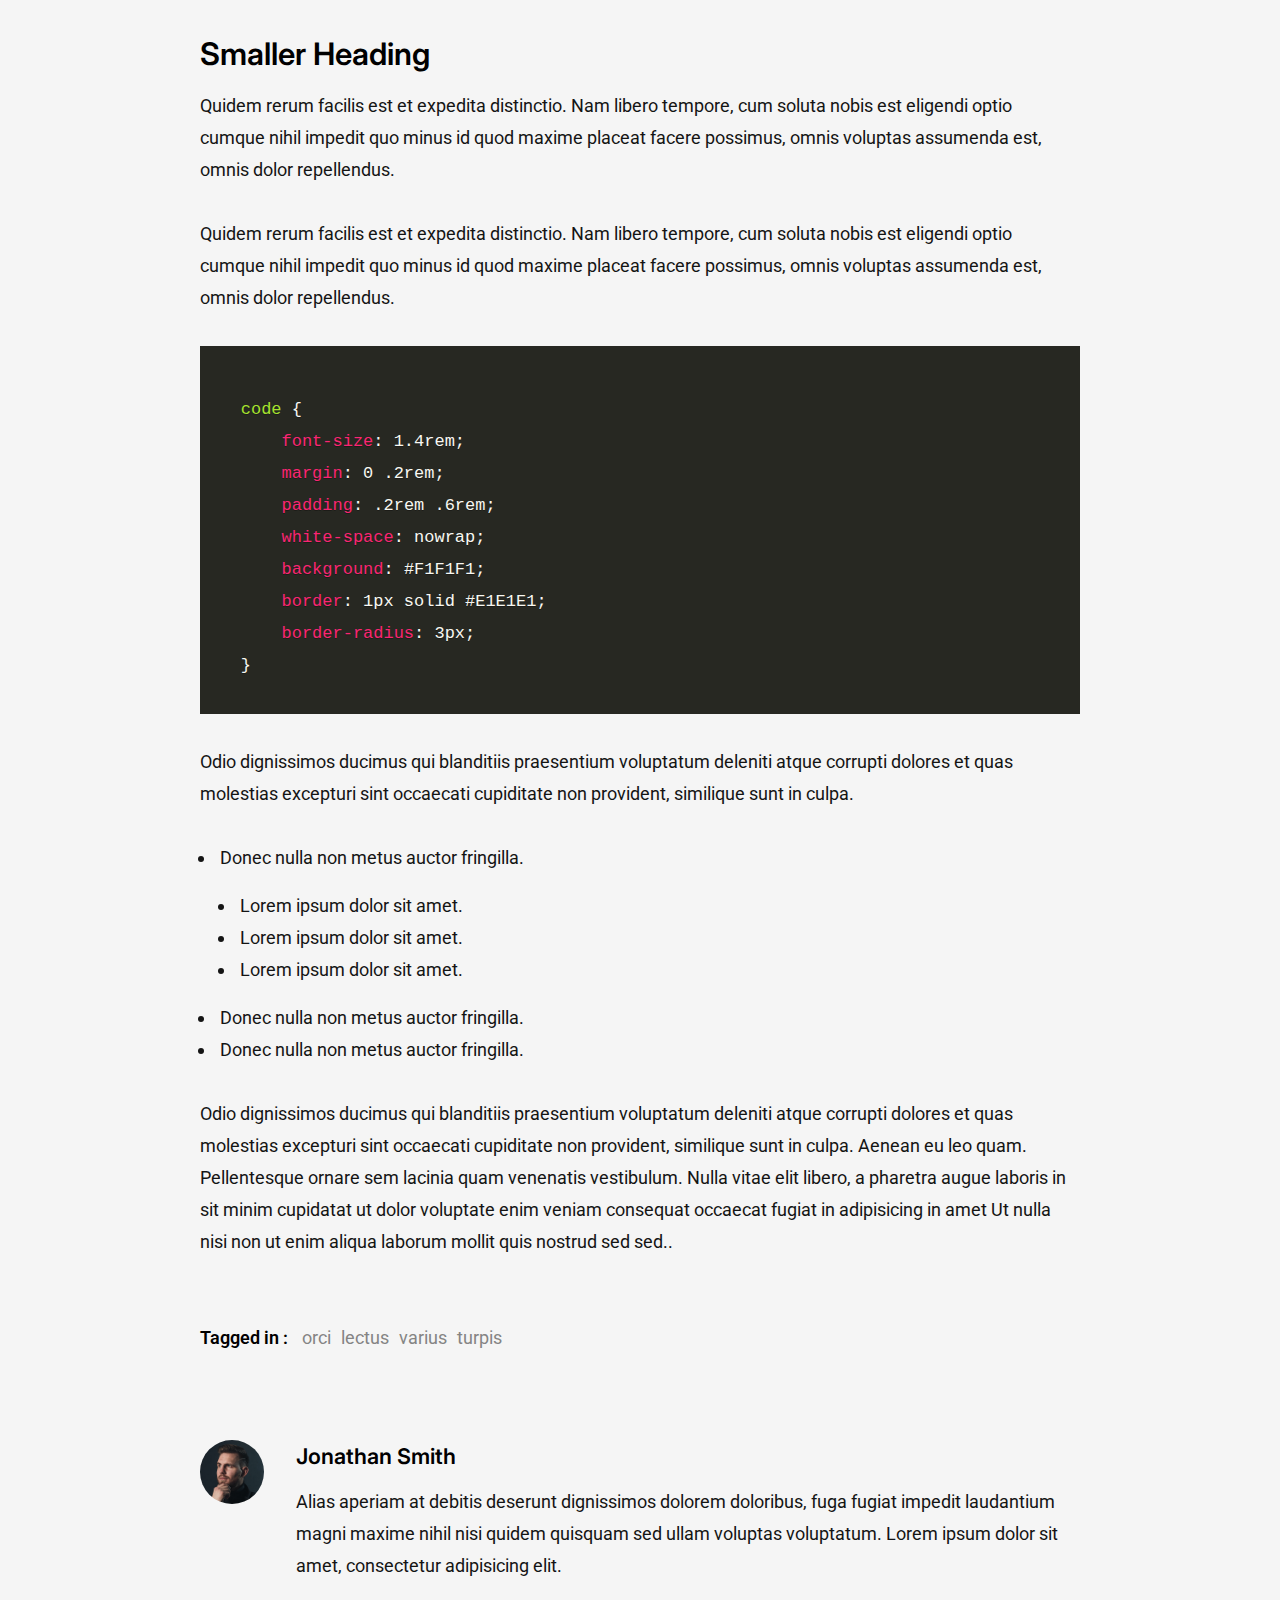
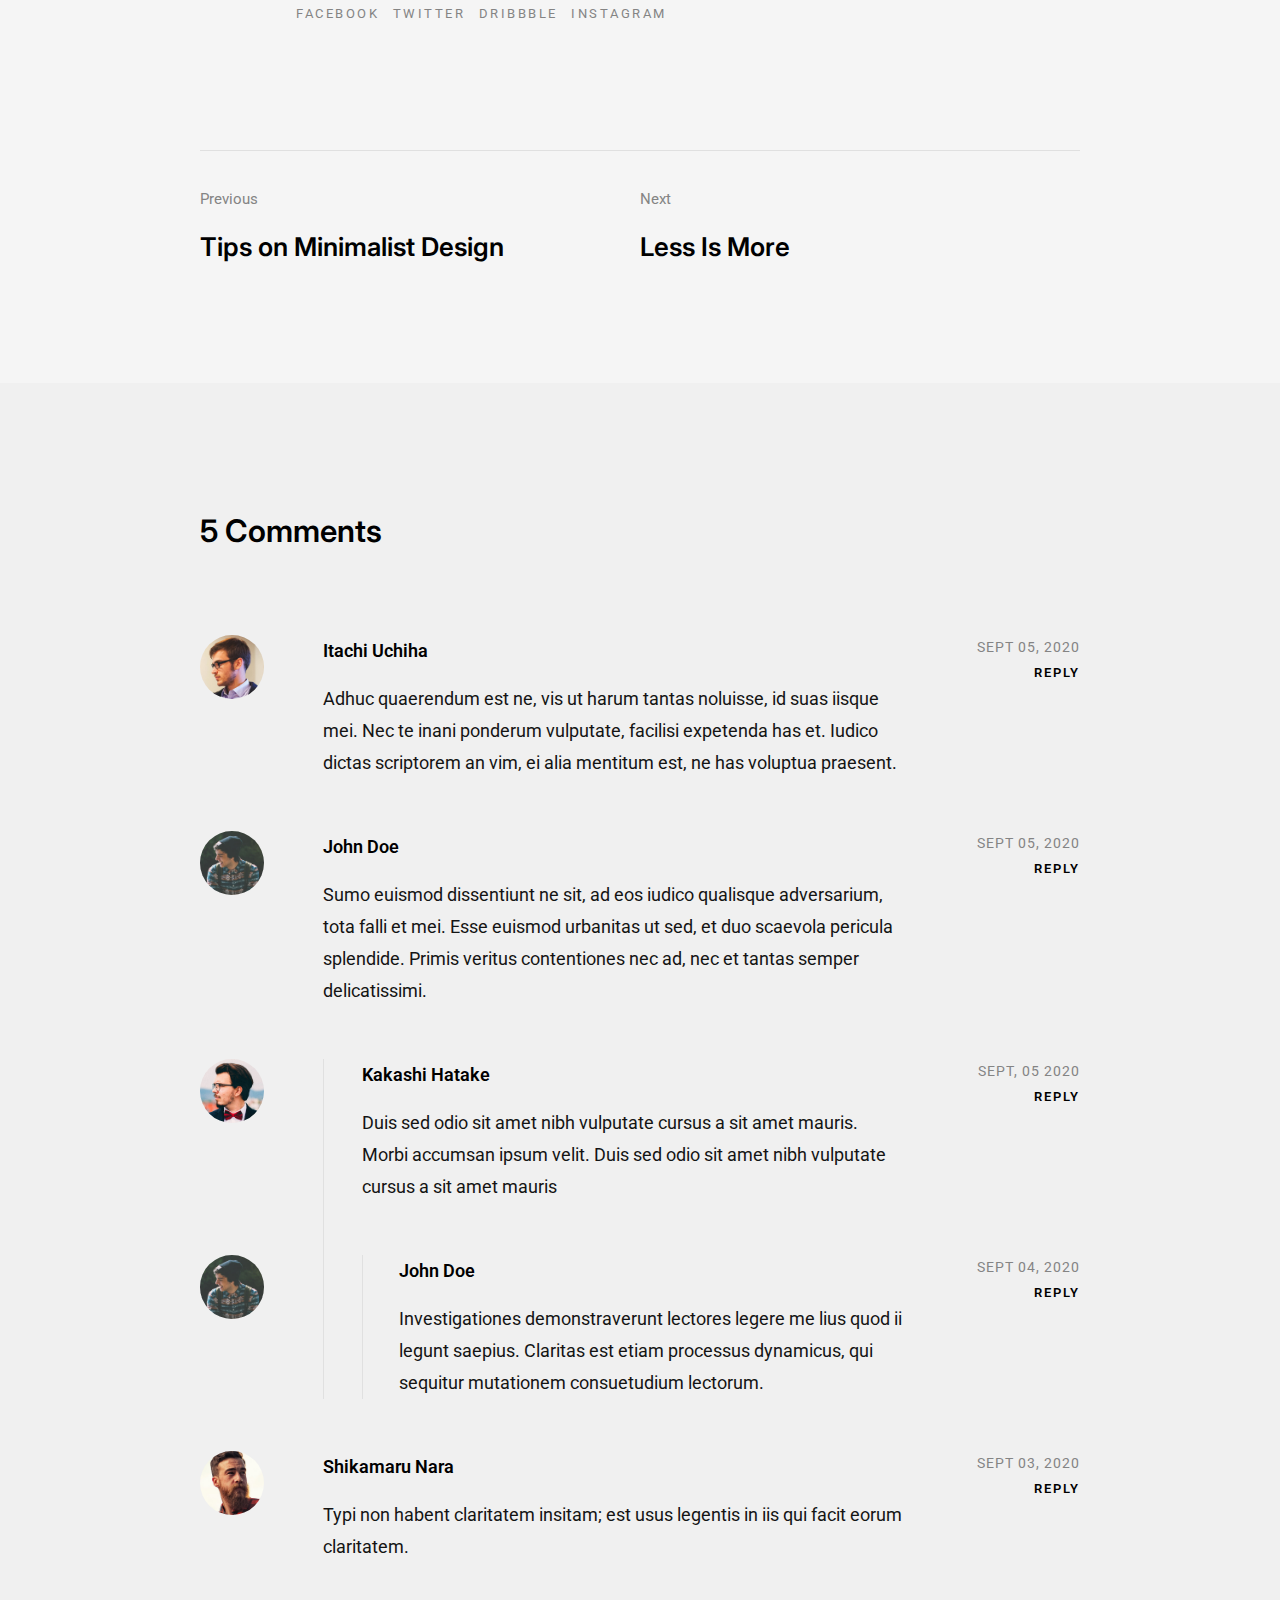
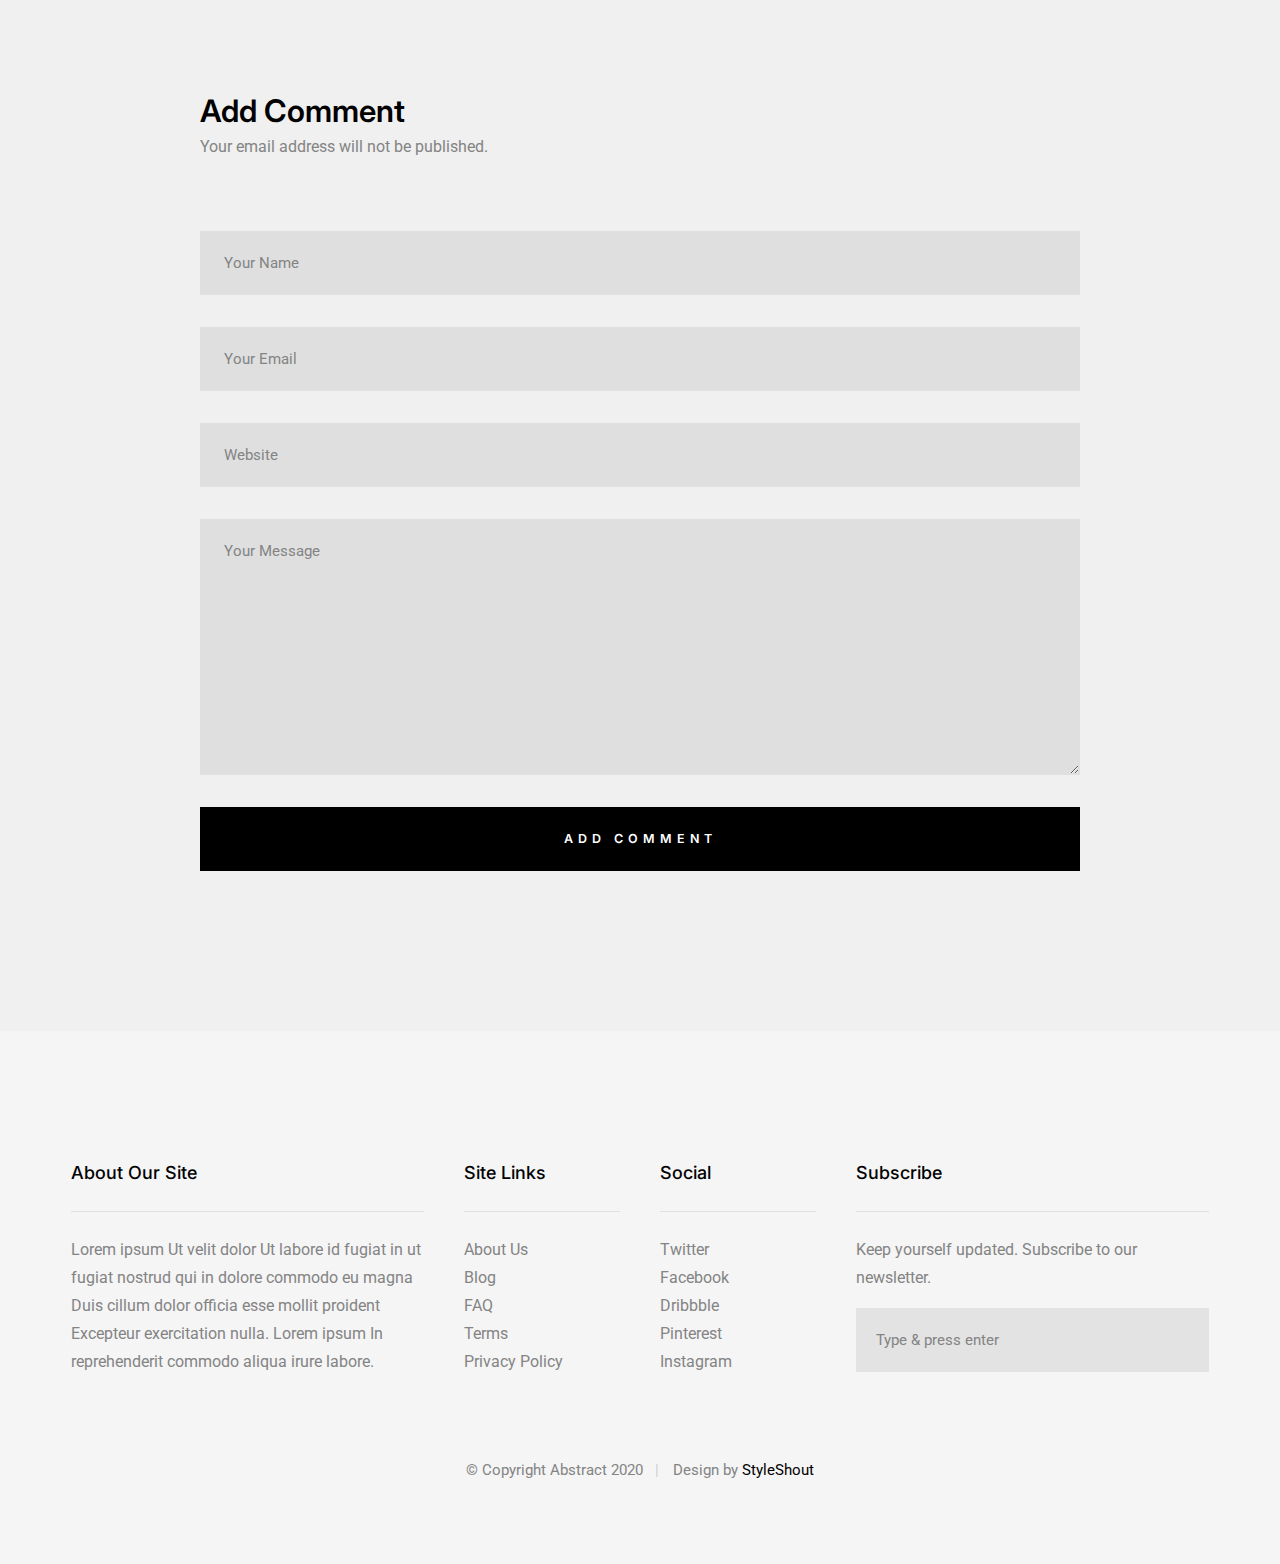
<file: types-of-hats-in-construction.html>
<!DOCTYPE html>
<html class="no-js" lang="en">
<head>

    <!--- basic page needs
    ================================================== -->
    <meta charset="utf-8">
    <title>Types of Hats in Construction</title>
    <meta name="description" content="">
    <meta name="author" content="">

   <!-- mobile specific metas
    ================================================== -->
    <meta name="viewport" content="width=device-width, initial-scale=1">

    <!-- CSS
    ================================================== -->
    <link rel="stylesheet" href="css/styles.css">
    <link rel="stylesheet" href="css/vendor.css">

    <!-- script
    ================================================== -->
    <script src="js/modernizr.js"></script>

    <!-- favicons
    ================================================== -->
    <link rel="apple-touch-icon" sizes="180x180" href="apple-touch-icon.png">
    <link rel="icon" type="image/png" sizes="32x32" href="favicon-32x32.png">
    <link rel="icon" type="image/png" sizes="16x16" href="favicon-16x16.png">
    <link rel="manifest" href="site.webmanifest">

</head>

<body id="top">


    <!-- preloader
    ================================================== -->
    <div id="preloader">
        <div id="loader"></div>
    </div>


    <!-- header
    ================================================== -->
    <header class="s-header">

        <div class="row s-header__content">

            <div class="s-header__logo">
                <a class="logo" href="index.html">
                    <img src="images/logo.svg" alt="Homepage">
                </a>
            </div>

            <nav class="s-header__nav-wrap">

                <h2 class="s-header__nav-heading h6">Site Navigation</h2>

                <ul class="s-header__nav">
                    <li><a href="index.html" title="">Home</a></li>
                    <li class="has-children">
                        <a href="#0" title="">Categories</a>
                        <ul class="sub-menu">
                            <li><a href="category.html">Design</a></li>
                            <li><a href="category.html">Lifestyle</a></li>
                            <li><a href="category.html">Photography</a></li>
                            <li><a href="category.html">Vacation</a></li>
                            <li><a href="category.html">Work</a></li>
                            <li><a href="category.html">Health</a></li>
                            <li><a href="category.html">Family</a></li>
                            <li><a href="category.html">Relationship</a></li>
                        </ul>
                    </li>
                    <li class="has-children current">
                        <a href="#0" title="">Blog</a>
                        <ul class="sub-menu">
                        <li><a href="single-video.html">Video Post</a></li>
                        <li><a href="single-audio.html">Audio Post</a></li>
                        <li><a href="single-gallery.html">Gallery Post</a></li>
                        <li><a href="single-standard.html">Standard Post</a></li>
                        </ul>
                    </li>
                    <li><a href="styles.html" title="">Styles</a></li>
                    <li><a href="about.html" title="">About</a></li>
                    <li><a href="contact.html" title="">Contact</a></li>
                </ul> <!-- end header__nav -->

                <a href="#0" title="Close Menu" class="s-header__overlay-close close-mobile-menu">Close</a>

            </nav> <!-- end header__nav-wrap -->
                   
            <a class="s-header__toggle-menu" href="#0" title="Menu"><span>Menu</span></a>
            
            <div class="s-header__search">
                    
                <form role="search" method="get" class="s-header__search-form" action="#">
                    <label>
                        <span class="hide-content">Search for:</span>
                        <input type="search" class="s-header__search-field" placeholder="Type Your Keywords" value="" name="s" title="Search for:" autocomplete="off">
                    </label>
                    <input type="submit" class="s-header__search-submit" value="Search">
                </form>

                <a href="#0" title="Close Search" class="s-header__overlay-close">Close</a>

            </div> <!-- end search wrap -->	

            <a class="s-header__search-trigger" href="#">
                <svg xmlns="http://www.w3.org/2000/svg" viewBox="0 0 24 24"><path d="M10 18a7.952 7.952 0 004.897-1.688l4.396 4.396 1.414-1.414-4.396-4.396A7.952 7.952 0 0018 10c0-4.411-3.589-8-8-8s-8 3.589-8 8 3.589 8 8 8zm0-14c3.309 0 6 2.691 6 6s-2.691 6-6 6-6-2.691-6-6 2.691-6 6-6z"></path></svg>
            </a>

        </div> <!-- end s-header__content -->

    </header> <!-- end header -->


    <!-- content
    ================================================== -->
    <section class="s-content s-content--single">
        <div class="row">
            <div class="column large-12">

                <article class="s-post entry format-standard">

                    <div class="s-content__media">
                        <div class="s-content__post-thumb">
                            <img src="images/thumbs/single/standard/standard-1050.jpg" 
                                 srcset="images/thumbs/single/standard/standard-2100.jpg 2100w, 
                                         images/thumbs/single/standard/standard-1050.jpg 1050w, 
                                         images/thumbs/single/standard/standard-525.jpg 525w" sizes="(max-width: 2100px) 100vw, 2100px" alt="">
                        </div>
                    </div> <!-- end s-content__media -->

                    <div class="s-content__primary">

                        <h2 class="s-content__title s-content__title--post">Types of Safety Hats in Construction Industry.</h2>

                        <ul class="s-content__post-meta">
                            <li class="date">September 05, 2020</li>
                            <li class="cat"><a href="">Road to Project Engineer</a><!--<a href="">Civil Engineering</a></li>-->
                        </ul>

                        <p class="lead">
                        Duis ex ad cupidatat tempor Excepteur cillum cupidatat fugiat nostrud cupidatat dolor 
                        sunt sint sit nisi est eu exercitation incididunt adipisicing veniam velit id fugiat 
                        enim mollit amet anim veniam dolor dolor irure velit commodo cillum sit nulla ullamco 
                        magna amet magna cupidatat qui labore cillum sit in tempor veniam consequat non laborum 
                        adipisicing aliqua ea nisi sint. Unde quod at minus quia velit ipsa ea qui. </p> 

                        <p>Duis ex ad cupidatat tempor Excepteur cillum cupidatat fugiat nostrud cupidatat dolor sunt sint sit nisi est eu exercitation incididunt adipisicing veniam velit id fugiat enim mollit amet anim veniam dolor dolor irure velit commodo cillum sit nulla ullamco magna amet magna cupidatat qui labore cillum sit in tempor veniam consequat non laborum adipisicing aliqua ea nisi sint ut quis proident ullamco ut dolore culpa occaecat ut laboris in sit minim cupidatat ut dolor voluptate enim veniam consequat occaecat fugiat in adipisicing in amet Ut nulla nisi non ut enim aliqua laborum mollit quis nostrud sed sed.
                        </p>

                        <p>
                            <img src="images/sample-1050.jpg" 
                                 srcset="images/sample-2100.jpg 2100w, 
                                         images/sample-1050.jpg 1050w, 
                                         images/sample-525.jpg 525w" sizes="(max-width: 2100px) 100vw, 2100px" alt="">
                        </p>

                        <p>Duis ex ad cupidatat tempor Excepteur cillum cupidatat fugiat nostrud cupidatat dolor sunt sint sit nisi est eu exercitation incididunt adipisicing veniam velit id fugiat enim mollit amet anim veniam dolor dolor irure velit commodo cillum sit nulla ullamco magna amet magna cupidatat qui labore cillum sit in tempor veniam consequat non laborum adipisicing aliqua ea nisi sint ut quis proident ullamco ut dolore culpa occaecat ut laboris in sit minim cupidatat ut dolor voluptate enim veniam consequat occaecat fugiat in adipisicing in amet Ut nulla nisi non ut enim aliqua laborum mollit quis nostrud sed sed.
                        </p>

                        <h2>Large Heading</h2>

                        <p>Harum quidem rerum facilis est et expedita distinctio. Nam libero tempore, cum soluta nobis est eligendi optio cumque nihil impedit quo minus <a href="http://#">omnis voluptas assumenda est</a> id quod maxime placeat facere possimus, omnis dolor repellendus. Temporibus autem quibusdam et aut officiis debitis aut rerum necessitatibus saepe eveniet ut et.</p>

                        <blockquote>
                            <p>
                            For God so loved the world, that he gave his only Son, that whoever believes in 
                            him should not perish but have eternal life. For God did not send his Son into 
                            the world to condemn the world, but in order that the world might be 
                            saved through him.
                            </p>
                            <cite>John 3:16-17 ESV</cite>
                        </blockquote>

                        <p>Odio dignissimos ducimus qui blanditiis praesentium voluptatum deleniti atque corrupti dolores et quas molestias excepturi sint occaecati cupiditate non provident, similique sunt in culpa. Aenean eu leo quam. Pellentesque ornare sem lacinia quam venenatis vestibulum. Nulla vitae elit libero, a pharetra augue laboris in sit minim cupidatat ut dolor voluptate enim veniam consequat occaecat fugiat in adipisicing in amet Ut nulla nisi non ut enim aliqua laborum mollit quis nostrud sed sed..</p>

                        <h3>Smaller Heading</h3>

                        <p>Quidem rerum facilis est et expedita distinctio. Nam libero tempore, cum soluta nobis est eligendi optio cumque nihil impedit quo minus id quod maxime placeat facere possimus, omnis voluptas assumenda est, omnis dolor repellendus.</p>

                        <p>Quidem rerum facilis est et expedita distinctio. Nam libero tempore, cum soluta nobis est eligendi optio cumque nihil impedit quo minus id quod maxime placeat facere possimus, omnis voluptas assumenda est, omnis dolor repellendus.</p>
                        
<pre><code class="language-css">
    code {
        font-size: 1.4rem;
        margin: 0 .2rem;
        padding: .2rem .6rem;
        white-space: nowrap;
        background: #F1F1F1;
        border: 1px solid #E1E1E1;	
        border-radius: 3px;
    }
</code></pre>
                            
                        <p>Odio dignissimos ducimus qui blanditiis praesentium voluptatum deleniti atque corrupti dolores et quas molestias excepturi sint occaecati cupiditate non provident, similique sunt in culpa.</p>

                        <ul>
                            <li>Donec nulla non metus auctor fringilla.
                                <ul>
                                    <li>Lorem ipsum dolor sit amet.</li>
                                    <li>Lorem ipsum dolor sit amet.</li>
                                    <li>Lorem ipsum dolor sit amet.</li>
                                </ul>
                            </li>
                            <li>Donec nulla non metus auctor fringilla.</li>
                            <li>Donec nulla non metus auctor fringilla.</li>
                        </ul>

                        <p>Odio dignissimos ducimus qui blanditiis praesentium voluptatum deleniti atque corrupti dolores et quas molestias excepturi sint occaecati cupiditate non provident, similique sunt in culpa. Aenean eu leo quam. Pellentesque ornare sem lacinia quam venenatis vestibulum. Nulla vitae elit libero, a pharetra augue laboris in sit minim cupidatat ut dolor voluptate enim veniam consequat occaecat fugiat in adipisicing in amet Ut nulla nisi non ut enim aliqua laborum mollit quis nostrud sed sed..</p>

                        <p class="s-content__post-tags">
                            <span>Tagged in :</span>
                            <a href="#">orci</a><a href="#">lectus</a><a href="#">varius</a><a href="#">turpis</a>
                        </p>

                        <div class="s-content__author">
                            <img src="images/avatars/user-06.jpg" alt="">

                            <div class="about">
                                <h5><a href="#">Jonathan Smith</a></h5>
                            
                                <p>Alias aperiam at debitis deserunt dignissimos dolorem doloribus, fuga fugiat impedit laudantium magni maxime nihil nisi quidem quisquam sed ullam voluptas voluptatum. Lorem ipsum dolor sit amet, consectetur adipisicing elit.
                                </p>

                                <ul class="author-social">
                                    <li><a href="#0">Facebook</a></li>
                                    <li><a href="#0">Twitter</a></li>
                                    <li><a href="#0">Dribbble</a></li>
                                    <li><a href="#0">Instagram</i></a></li>
                                </ul>
                            </div>
                        </div> <!-- end s-content__author -->


                        <div class="s-content__pagenav group">
                            <div class="prev-nav">
                                <a href="#" rel="prev">
                                    <span>Previous</span>
                                    Tips on Minimalist Design 
                                </a>
                            </div>
                             <div class="next-nav">
                                 <a href="#" rel="next">
                                     <span>Next</span>
                                    Less Is More 
                                 </a>
                             </div>
                         </div> <!-- end s-content__pagenav -->

                    </div> <!-- end s-content__primary -->
                </article>

            </div> <!-- end column -->
        </div> <!-- end row -->


        <!-- comments
        ================================================== -->
        <div class="comments-wrap">

            <div id="comments" class="row">
                <div class="column">

                    <h3>5 Comments</h3>

                    <!-- START commentlist -->
                    <ol class="commentlist">

                        <li class="depth-1 comment">

                            <div class="comment__avatar">
                                <img class="avatar" src="images/avatars/user-01.jpg" alt="" width="50" height="50">
                            </div>

                            <div class="comment__content">

                                <div class="comment__info">
                                    <div class="comment__author">Itachi Uchiha</div>

                                    <div class="comment__meta">
                                        <div class="comment__time">Sept 05, 2020</div>
                                        <div class="comment__reply">
                                            <a class="comment-reply-link" href="#0">Reply</a>
                                        </div>
                                    </div>
                                </div>

                                <div class="comment__text">
                                <p>Adhuc quaerendum est ne, vis ut harum tantas noluisse, id suas iisque mei. Nec te inani ponderum vulputate,
                                facilisi expetenda has et. Iudico dictas scriptorem an vim, ei alia mentitum est, ne has voluptua praesent.</p>
                                </div>

                            </div>

                        </li> <!-- end comment level 1 -->

                        <li class="thread-alt depth-1 comment">

                            <div class="comment__avatar">
                                <img class="avatar" src="images/avatars/user-04.jpg" alt="" width="50" height="50">
                            </div>

                            <div class="comment__content">

                                <div class="comment__info">
                                    <div class="comment__author">John Doe</div>

                                    <div class="comment__meta">
                                        <div class="comment__time">Sept 05, 2020</div>
                                        <div class="comment__reply">
                                            <a class="comment-reply-link" href="#0">Reply</a>
                                        </div>
                                    </div>
                                </div>

                                <div class="comment__text">
                                <p>Sumo euismod dissentiunt ne sit, ad eos iudico qualisque adversarium, tota falli et mei. Esse euismod
                                urbanitas ut sed, et duo scaevola pericula splendide. Primis veritus contentiones nec ad, nec et
                                tantas semper delicatissimi.</p>
                                </div>

                            </div>

                            <ul class="children">

                                <li class="depth-2 comment">

                                    <div class="comment__avatar">
                                        <img class="avatar" src="images/avatars/user-03.jpg" alt="" width="50" height="50">
                                    </div>

                                    <div class="comment__content">

                                        <div class="comment__info">
                                            <div class="comment__author">Kakashi Hatake</div>

                                            <div class="comment__meta">
                                                <div class="comment__time">Sept, 05 2020</div>
                                                <div class="comment__reply">
                                                    <a class="comment-reply-link" href="#0">Reply</a>
                                                </div>
                                            </div>
                                        </div>

                                        <div class="comment__text">
                                            <p>Duis sed odio sit amet nibh vulputate
                                            cursus a sit amet mauris. Morbi accumsan ipsum velit. Duis sed odio sit amet nibh vulputate
                                            cursus a sit amet mauris</p>
                                        </div>

                                    </div>

                                    <ul class="children">

                                        <li class="depth-3 comment">

                                            <div class="comment__avatar">
                                                <img class="avatar" src="images/avatars/user-04.jpg" alt="" width="50" height="50">
                                            </div>

                                            <div class="comment__content">

                                                <div class="comment__info">
                                                    <div class="comment__author">John Doe</div>

                                                    <div class="comment__meta">
                                                        <div class="comment__time">Sept 04, 2020</div>
                                                        <div class="comment__reply">
                                                            <a class="comment-reply-link" href="#0">Reply</a>
                                                        </div>
                                                    </div>
                                                </div>

                                                <div class="comment__text">
                                                <p>Investigationes demonstraverunt lectores legere me lius quod ii legunt saepius. Claritas est
                                                etiam processus dynamicus, qui sequitur mutationem consuetudium lectorum.</p>
                                                </div>

                                            </div>

                                        </li>

                                    </ul>

                                </li>

                            </ul>

                        </li> <!-- end comment level 1 -->

                        <li class="depth-1 comment">

                            <div class="comment__avatar">
                                <img class="avatar" src="images/avatars/user-02.jpg" alt="" width="50" height="50">
                            </div>

                            <div class="comment__content">

                                <div class="comment__info">
                                    <div class="comment__author">Shikamaru Nara</div>

                                    <div class="comment__meta">
                                        <div class="comment__time">Sept 03, 2020</div>
                                        <div class="comment__reply">
                                            <a class="comment-reply-link" href="#0">Reply</a>
                                        </div>
                                    </div>
                                </div>

                                <div class="comment__text">
                                <p>Typi non habent claritatem insitam; est usus legentis in iis qui facit eorum claritatem.</p>
                                </div>

                            </div>

                        </li>  <!-- end comment level 1 -->

                    </ol>
                    <!-- END commentlist -->

                </div> <!-- end col-full -->
            </div> <!-- end comments -->


            <div class="row comment-respond">

                <!-- START respond -->
                <div id="respond" class="column">

                    <h3>
                    Add Comment 
                    <span>Your email address will not be published.</span>
                    </h3>

                    <form name="contactForm" id="contactForm" method="post" action="" autocomplete="off">
                        <fieldset>

                            <div class="form-field">
                                <input name="cName" id="cName" class="h-full-width" placeholder="Your Name" value="" type="text">
                            </div>

                            <div class="form-field">
                                <input name="cEmail" id="cEmail" class="h-full-width" placeholder="Your Email" value="" type="text">
                            </div>

                            <div class="form-field">
                                <input name="cWebsite" id="cWebsite" class="h-full-width" placeholder="Website" value="" type="text">
                            </div>

                            <div class="message form-field">
                                <textarea name="cMessage" id="cMessage" class="h-full-width" placeholder="Your Message"></textarea>
                            </div>

                            <input name="submit" id="submit" class="btn btn--primary btn-wide btn--large h-full-width" value="Add Comment" type="submit">

                        </fieldset>
                    </form> <!-- end form -->

                </div>
                <!-- END respond-->

            </div> <!-- end comment-respond -->

        </div> <!-- end comments-wrap -->

    </section> <!-- end s-content -->


    <!-- footer
    ================================================== -->
    <footer class="s-footer">

        <div class="s-footer__main">

            <div class="row">

                <div class="column large-4 medium-6 tab-12 s-footer__info">

                    <h5>About Our Site</h5>

                    <p>
                    Lorem ipsum Ut velit dolor Ut labore id fugiat in ut fugiat nostrud qui in dolore commodo eu magna Duis cillum dolor officia esse mollit proident Excepteur exercitation nulla. Lorem ipsum In reprehenderit commodo aliqua irure labore.
                    </p>

                </div> <!-- end s-footer__info -->

                <div class="column large-2 medium-3 tab-6 s-footer__site-links">

                    <h5>Site Links</h5>

                    <ul>
                        <li><a href="#0">About Us</a></li>
                        <li><a href="#0">Blog</a></li>
                        <li><a href="#0">FAQ</a></li>
                        <li><a href="#0">Terms</a></li>
                        <li><a href="#0">Privacy Policy</a></li>
                    </ul>

                </div> <!-- end s-footer__site-links -->  

                <div class="column large-2 medium-3 tab-6 s-footer__social-links">

                    <h5>Social</h5>

                    <ul>
                        <li><a href="#0">Twitter</a></li>
                        <li><a href="#0">Facebook</a></li>
                        <li><a href="#0">Dribbble</a></li>
                        <li><a href="#0">Pinterest</a></li>
                        <li><a href="#0">Instagram</a></li>
                    </ul>

                </div> <!-- end s-footer__social links --> 

                <div class="column large-4 medium-12 s-footer__subscribe">

                    <h5>Subscribe</h5>

                    <p>Keep yourself updated. Subscribe to our newsletter.</p>

                    <div class="subscribe-form">
                
                        <form id="mc-form" class="group" novalidate="true">

                            <input type="email" value="" name="dEmail" class="email" id="mc-email" placeholder="Type &amp; press enter" required=""> 
                
                            <input type="submit" name="subscribe" >
                
                            <label for="mc-email" class="subscribe-message"></label>
                
                        </form>

                    </div>

                </div> <!-- end s-footer__subscribe -->

            </div> <!-- end row -->

        </div> <!-- end s-footer__main -->

        <div class="s-footer__bottom">
            <div class="row">
                <div class="column">
                    <div class="ss-copyright">
                        <span>© Copyright Abstract 2020</span> 
                        <span>Design by <a href="https://www.styleshout.com/">StyleShout</a></span>		         	
                    </div> <!-- end ss-copyright -->
                </div>
            </div> 

            <div class="ss-go-top">
                <a class="smoothscroll" title="Back to Top" href="#top">
                    <svg xmlns="http://www.w3.org/2000/svg" viewBox="0 0 24 24"><path d="M6 4h12v2H6zm5 10v6h2v-6h5l-6-6-6 6z"/></svg>
                </a>
            </div> <!-- end ss-go-top -->
        </div> <!-- end s-footer__bottom -->

   </footer> <!-- end s-footer -->


   <!-- Java Script
   ================================================== --> 
   <script src="js/jquery-3.2.1.min.js"></script>
   <script src="js/plugins.js"></script>
   <script src="js/main.js"></script>

</body>

</html>
</file>
<file: css/styles.css>
/* =================================================================== 
 * Abstract Main Stylesheet
 * Template Ver. 2.0.0
 * 07-19-2020
 * ------------------------------------------------------------------
 *
 * TOC:
 * # settings and variables
 *      ## fonts
 *      ## colors
 *      ## vertical spacing and typescale
 *      ## grid variables
 * # normalize
 * # basic/base setup styles
 *      ## media
 *      ## typography resets
 *      ## links
 *      ## inputs
 * # Grid v3.0.0
 *      ## medium screen devices
 *      ## tablets
 *      ## mobile devices
 *      ## small mobile devices <= 400px
 * # block grids
 *      ## block grids - medium screen devices
 *      ## block grids - tablets
 *      ## block grids - mobile devices
 *      ## block grids - small mobile devices <= 400px
 * # MISC
 * # custom grid, block grid STACK breakpoints 
 * # base style overrides
 *      ## links
 * # typography & general theme styles
 *      ## lists
 *      ## responsive video container
 *      ## floated image
 *      ## tables
 *      ## spacing
 * # preloader
 *      ## page loaded
 * # forms 
 *      ## style placeholder text
 *      ## change autocomplete styles in Chrome
 * # buttons
 * # additional components
 *      ## additional typo styles
 *      ## skillbars
 *      ## alert box
 *      ## pagination
 * # common and reusable styles
 *      ## animation stuff 
 *      ## close button for search and mobile navigation
 *      ## slick slider 
 *      ## masonry entries
 *      ## format gallery
 * # site header
 *      ## header logo
 *      ## main navigation
 *      ## header-toggle
 *      ## header-search
 *      ## search triggers
 * # pageheader
 * # content wrap
 * # bricks masonry
 * # footer
 *      ## footer main
 *      ## footer bottom
 *      ## go top
 * # blog styles and blog components
 *      ## single post meta 
 *      ## single post tags
 *      ## author profile
 *      ## single post page nav
 *      ## comments
 *
 * ------------------------------------------------------------------ */



/* ===================================================================
 * # settings and variables
 *
 * ------------------------------------------------------------------- */

/* ------------------------------------------------------------------- 
 * ## fonts
 * ------------------------------------------------------------------- */
@import url("https://fonts.googleapis.com/css2?family=Inter:wght@300;400;500;600;700&family=Roboto:ital,wght@0,300;0,400;0,500;0,700;1,300;1,400;1,500;1,700&display=swap");
:root {
    --font-1: "Roboto", sans-serif;
    --font-2: "Inter", sans-serif;
    
    /* monospace
     */
    --font-mono: Consolas, "Andale Mono", Courier, "Courier New", monospace;
}

/* ------------------------------------------------------------------- 
 * ## colors
 * ------------------------------------------------------------------- */
:root {

    /* color-1 (#0C2E7E - St. Patricks Blue)
     * color-2 (#DF2935 - Rose Madder)
     * color-3 (#00b295 - Jungle Green)
     */
    --color-1: hsla(222, 83%, 27%, 1);
    --color-2: hsla(356, 74%, 52%, 1);
    --color-3: hsla(170, 100%, 35%, 1);

    /* theme color variations
     */
    --color-1-lighter: hsla(222, 83%, 47%, 1);
    --color-1-light  : hsla(222, 83%, 37%, 1);
    --color-1-dark   : hsla(222, 83%, 17%, 1);
    --color-1-darker : hsla(222, 83%, 10%, 1);
    --color-2-lighter: hsla(356, 74%, 72%, 1);
    --color-2-light  : hsla(356, 74%, 62%, 1);
    --color-2-dark   : hsla(356, 74%, 42%, 1);
    --color-2-darker : hsla(356, 74%, 32%, 1);

    /* feedback colors
     * color-error(#ffd1d2), color-success(#c8e675), 
     * color-info(#d7ecfb), color-notice(#fff099)
     */
    --color-error          : hsla(359, 100%, 91%, 1);
    --color-success        : hsla(76, 69%, 68%, 1);
    --color-info           : hsla(205, 82%, 91%, 1);
    --color-notice         : hsla(51, 100%, 80%, 1);
    --color-error-content  : hsla(359, 50%, 50%, 1);
    --color-success-content: hsla(76, 29%, 28%, 1);
    --color-info-content   : hsla(205, 32%, 31%, 1);
    --color-notice-content : hsla(51, 30%, 30%, 1);

    /* shades 
     * generated using 
     * Tint & Shade Generator 
     * (https://maketintsandshades.com/)
     */
    --color-black  : #000000;
    --color-gray-19: #0a0a0a;
    --color-gray-18: #141414;
    --color-gray-17: #1e1e1e;
    --color-gray-16: #282828;
    --color-gray-15: #333333;
    --color-gray-14: #3d3d3d;
    --color-gray-13: #474747;
    --color-gray-12: #515151;
    --color-gray-11: #5b5b5b;
    --color-gray-10: #656565;
    --color-gray-9 : #747474;
    --color-gray-8 : #848484;
    --color-gray-7 : #939393;
    --color-gray-6 : #a3a3a3;
    --color-gray-5 : #b2b2b2;
    --color-gray-4 : #c1c1c1;
    --color-gray-3 : #d1d1d1;
    --color-gray-2 : #e0e0e0;
    --color-gray-1 : #f0f0f0;
    --color-white  : #ffffff;

    /* text
     */
    --color-text       : var(--color-gray-18);
    --color-text-dark  : var(--color-black);
    --color-text-light : var(--color-gray-8);
    --color-placeholder: var(--color-gray-8);

    /* buttons
     */
    --color-btn                   : var(--color-gray-3);
    --color-btn-text              : var(--color-black);
    --color-btn-hover             : var(--color-1);
    --color-btn-hover-text        : var(--color-white);
    --color-btn-primary           : var(--color-black);
    --color-btn-primary-text      : var(--color-white);
    --color-btn-primary-hover     : var(--color-1);
    --color-btn-primary-hover-text: var(--color-white);
    --color-btn-stroke            : var(--color-black);
    --color-btn-stroke-text       : var(--color-black);
    --color-btn-stroke-hover      : var(--color-1);
    --color-btn-stroke-hover-text : var(--color-white);

    /* others
     */
    --color-white-bg: white;
    --color-body    : #f5f5f5;
    --color-border  : var(--color-gray-2);
}

/* ------------------------------------------------------------------- 
 * ## vertical spacing and typescale
 * ------------------------------------------------------------------- */
:root {

    /* spacing
     * base font size: 18px 
     * vertical space unit : 32px
     */
    --base-size     : 62.5%;
    --base-font-size: 1.8rem;
    --space         : 3.2rem;

    /* vertical spacing 
     */
    --vspace-0_125: calc(0.25 * var(--space));
    --vspace-0_25 : calc(0.25 * var(--space));
    --vspace-0_5  : calc(0.5 * var(--space));
    --vspace-0_75 : calc(0.75 * var(--space));
    --vspace-0_875: calc(0.875 * var(--space));
    --vspace-1    : calc(var(--space));
    --vspace-1_25 : calc(1.25 * var(--space));
    --vspace-1_5  : calc(1.5 * var(--space));
    --vspace-1_75 : calc(1.75 * var(--space));
    --vspace-2    : calc(2 * var(--space));
    --vspace-2_5  : calc(2.5 * var(--space));
    --vspace-3    : calc(3 * var(--space));
    --vspace-3_5  : calc(3.5 * var(--space));
    --vspace-4    : calc(4 * var(--space));
    --vspace-4_5  : calc(4.5 * var(--space));
    --vspace-5    : calc(5 * var(--space));

    /* type scale
     * ratio 1:2 | base: 18px
     * -------------------------------------------------------
     *
     * --text-display-3 = (77.40px)
     * --text-display-2 = (64.50px)
     * --text-display-1 = (53.75px)
     * --text-xxxl      = (44.79px)
     * --text-xxl       = (37.32px)
     * --text-xl        = (31.10px)
     * --text-lg        = (25.92px)
     * --text-md        = (21.60px)
     * --text-size      = (18.00px) BASE
     * --text-sm        = (15.00px)
     * --text-xs        = (12.50px)
     *
     * -------------------------------------------------------
     */
    --text-scale-ratio: 1.2;
    --text-size       : var(--base-font-size);
    --text-xs         : calc((var(--text-size) / var(--text-scale-ratio)) / var(--text-scale-ratio));
    --text-sm         : calc(var(--text-xs) * var(--text-scale-ratio));
    --text-md         : calc(var(--text-sm) * var(--text-scale-ratio) * var(--text-scale-ratio));
    --text-lg         : calc(var(--text-md) * var(--text-scale-ratio));
    --text-xl         : calc(var(--text-lg) * var(--text-scale-ratio));
    --text-xxl        : calc(var(--text-xl) * var(--text-scale-ratio));
    --text-xxxl       : calc(var(--text-xxl) * var(--text-scale-ratio));
    --text-display-1  : calc(var(--text-xxxl) * var(--text-scale-ratio));
    --text-display-2  : calc(var(--text-display-1) * var(--text-scale-ratio));
    --text-display-3  : calc(var(--text-display-2) * var(--text-scale-ratio));

    /* default button height
     */
    --vspace-btn: var(--vspace-2);
    
}

/* on mobile devices below 600px
 */
@media screen and (max-width: 600px) {
    :root {
        --base-font-size: 1.6rem;
        --space: 2.8rem;
    }
}

/* ------------------------------------------------------------------- 
 * ## grid variables
 * ------------------------------------------------------------------- */
:root {

    /* widths for rows and containers
     */
    --width-full    : 100%;
    --width-max     : 1200px;
    --width-wide    : 1400px;
    --width-wider   : 1600px;
    --width-widest  : 1800px;
    --width-narrow  : 1000px;
    --width-narrower: 900px;
    --width-grid-max: var(--width-max);

    /* gutters
     */
    --gutter-lg : 2rem;
    --gutter-md : 1.8rem;
    --gutter-mob: 1rem;
}



/* ==========================================================================
 * # normalize
 * normalize.css v8.0.1 | MIT License |
 * github.com/necolas/normalize.css
 *
 * -------------------------------------------------------------------------- */

/* ------------------------------------------------------------------- 
 * ## document
 * ------------------------------------------------------------------- */

/* 1. Correct the line height in all browsers.
 * 2. Prevent adjustments of font size after orientation changes in iOS.*/

html {
    line-height: 1.15;
    /* 1 */
    -webkit-text-size-adjust: 100%;
    /* 2 */
}

/* ------------------------------------------------------------------- 
 * ## sections
 * ------------------------------------------------------------------- */

/* Remove the margin in all browsers. */

body {
    margin: 0;
}

/* Render the `main` element consistently in IE. */

main {
    display: block;
}

/* Correct the font size and margin on `h1` elements within `section` and
 * `article` contexts in Chrome, Firefox, and Safari. */

h1 {
    font-size: 2em;
    margin: 0.67em 0;
}

/* ------------------------------------------------------------------- 
 * ## grouping
 * ------------------------------------------------------------------- */

/* 1. Add the correct box sizing in Firefox.
 * 2. Show the overflow in Edge and IE. */

hr {
    -webkit-box-sizing: content-box;
    box-sizing: content-box;
    /* 1 */
    height: 0;
    /* 1 */
    overflow: visible;
    /* 2 */
}

/* 1. Correct the inheritance and scaling of font size in all browsers.
 * 2. Correct the odd `em` font sizing in all browsers. */

pre {
    font-family: monospace, monospace;
    /* 1 */
    font-size: 1em;
    /* 2 */
}

/* ------------------------------------------------------------------- 
 * ## text-level semantics
 * ------------------------------------------------------------------- */

/* Remove the gray background on active links in IE 10. */

a {
    background-color: transparent;
}

/* 1. Remove the bottom border in Chrome 57-
 * 2. Add the correct text decoration in Chrome, Edge, IE, Opera, and Safari. */

abbr[title] {
    border-bottom: none;
    /* 1 */
    text-decoration: underline;
    /* 2 */
    -webkit-text-decoration: underline dotted;
    text-decoration: underline dotted;
    /* 2 */
}

/* Add the correct font weight in Chrome, Edge, and Safari. */

b, strong {
    font-weight: bolder;
}

/* 1. Correct the inheritance and scaling of font size in all browsers.
 * 2. Correct the odd `em` font sizing in all browsers. */

code, kbd, samp {
    font-family: monospace, monospace;
    /* 1 */
    font-size: 1em;
    /* 2 */
}

/* Add the correct font size in all browsers. */

small {
    font-size: 80%;
}

/* Prevent `sub` and `sup` elements from affecting the line height in
 * all browsers. */

sub, sup {
    font-size: 75%;
    line-height: 0;
    position: relative;
    vertical-align: baseline;
}

sub {
    bottom: -0.25em;
}

sup {
    top: -0.5em;
}

/* ------------------------------------------------------------------- 
 * ## embedded content
 * ------------------------------------------------------------------- */

/* Remove the border on images inside links in IE 10. */

img {
    border-style: none;
}

/* ------------------------------------------------------------------- 
 * ## forms
 * ------------------------------------------------------------------- */

/* 1. Change the font styles in all browsers.
 * 2. Remove the margin in Firefox and Safari. */

button, input, optgroup, select, textarea {
    font-family: inherit;
    /* 1 */
    font-size: 100%;
    /* 1 */
    line-height: 1.15;
    /* 1 */
    margin: 0;
    /* 2 */
}

/* Show the overflow in IE.
 * 1. Show the overflow in Edge. */

button, input {
    /* 1 */
    overflow: visible;
}

/* Remove the inheritance of text transform in Edge, Firefox, and IE.
 * 1. Remove the inheritance of text transform in Firefox. */

button, select {
    /* 1 */
    text-transform: none;
}

/* Correct the inability to style clickable types in iOS and Safari. */

button, [type="button"], [type="reset"], [type="submit"] {
    -webkit-appearance: button;
}

/* Remove the inner border and padding in Firefox. */

button::-moz-focus-inner, [type="button"]::-moz-focus-inner, [type="reset"]::-moz-focus-inner, [type="submit"]::-moz-focus-inner {
    border-style: none;
    padding: 0;
}

/* Restore the focus styles unset by the previous rule. */

button:-moz-focusring, [type="button"]:-moz-focusring, [type="reset"]:-moz-focusring, [type="submit"]:-moz-focusring {
    outline: 1px dotted ButtonText;
}

/* Correct the padding in Firefox. */

fieldset {
    padding: 0.35em 0.75em 0.625em;
}

/* 1. Correct the text wrapping in Edge and IE.
 * 2. Correct the color inheritance from `fieldset` elements in IE.
 * 3. Remove the padding so developers are not caught out when they zero out
 *    `fieldset` elements in all browsers. */

legend {
    -webkit-box-sizing: border-box;
    box-sizing: border-box;
    /* 1 */
    color: inherit;
    /* 2 */
    display: table;
    /* 1 */
    max-width: 100%;
    /* 1 */
    padding: 0;
    /* 3 */
    white-space: normal;
    /* 1 */
}

/* Add the correct vertical alignment in Chrome, Firefox, and Opera. */

progress {
    vertical-align: baseline;
}

/* Remove the default vertical scrollbar in IE 10+. */

textarea {
    overflow: auto;
}

/* 1. Add the correct box sizing in IE 10.
 * 2. Remove the padding in IE 10. */

[type="checkbox"], [type="radio"] {
    -webkit-box-sizing: border-box;
    box-sizing: border-box;
    /* 1 */
    padding: 0;
    /* 2 */
}

/* Correct the cursor style of increment and decrement buttons in Chrome. */

[type="number"]::-webkit-inner-spin-button, [type="number"]::-webkit-outer-spin-button {
    height: auto;
}

/* 1. Correct the odd appearance in Chrome and Safari.
 * 2. Correct the outline style in Safari. */

[type="search"] {
    -webkit-appearance: textfield;
    /* 1 */
    outline-offset: -2px;
    /* 2 */
}

/* Remove the inner padding in Chrome and Safari on macOS. */

[type="search"]::-webkit-search-decoration {
    -webkit-appearance: none;
}

/* 1. Correct the inability to style clickable types in iOS and Safari.
 * 2. Change font properties to `inherit` in Safari. */

::-webkit-file-upload-button {
    -webkit-appearance: button;
    /* 1 */
    font: inherit;
    /* 2 */
}

/* ------------------------------------------------------------------- 
 * ## interactive
 * ------------------------------------------------------------------- */

/* Add the correct display in Edge, IE 10+, and Firefox. */

details {
    display: block;
}

/* Add the correct display in all browsers. */

summary {
    display: list-item;
}

/* ------------------------------------------------------------------- 
 * ## misc
 * ------------------------------------------------------------------- */

/* Add the correct display in IE 10+. */

template {
    display: none;
}

/* Add the correct display in IE 10. */

[hidden] {
    display: none;
}



/* ===================================================================
 * # basic/base setup styles
 *
 * ------------------------------------------------------------------- */
html {
    font-size: 62.5%;
    -webkit-box-sizing: border-box;
    box-sizing: border-box;
}

*, *::before, *::after {
    -webkit-box-sizing: inherit;
    box-sizing: inherit;
}

body {
    font-weight: normal;
    line-height: 1;
    word-wrap: break-word;
    -moz-font-smoothing: grayscale;
    -moz-osx-font-smoothing: grayscale;
    -webkit-font-smoothing: antialiased;
    -webkit-overflow-scrolling: touch;
    -webkit-text-size-adjust: none;
}

/* ------------------------------------------------------------------- 
 * ## media
 * ------------------------------------------------------------------- */
svg, img, video embed, iframe, object {
    max-width: 100%;
    height: auto;
}

/* ------------------------------------------------------------------- 
 * ## typography resets
 * ------------------------------------------------------------------- */
div, dl, dt, dd, ul, ol, li, h1, h2, h3, h4, h5, h6, pre, form, p, blockquote, th, td {
    margin: 0;
    padding: 0;
}

p {
    font-size: inherit;
    text-rendering: optimizeLegibility;
}

em, i {
    font-style: italic;
    line-height: inherit;
}

strong, b {
    font-weight: bold;
    line-height: inherit;
}

small {
    font-size: 60%;
    line-height: inherit;
}

ol, ul {
    list-style: none;
}

li {
    display: block;
}

/* ------------------------------------------------------------------- 
 * ## links
 * ------------------------------------------------------------------- */
a {
    text-decoration: none;
    line-height: inherit;
}

a img {
    border: none;
}

/* ------------------------------------------------------------------- 
 * ## inputs
 * ------------------------------------------------------------------- */
fieldset {
    margin: 0;
    padding: 0;
}

input[type="email"], 
input[type="number"], 
input[type="search"], 
input[type="text"], 
input[type="tel"], 
input[type="url"], 
input[type="password"], 
textarea {
    -webkit-appearance: none;
    -moz-appearance: none;
    appearance: none;
}



/* ===================================================================
 * # Grid v3.0.0 - (_grid.scss)
 *
 *   -----------------------------------------------------------------
 * - Grid breakpoints are based on MAXIMUM WIDTH media queries, 
 *   meaning they apply to that one breakpoint and ALL THOSE BELOW IT.
 * - Grid columns without a specified width will automatically layout 
 *   as equal width columns.
 * ------------------------------------------------------------------- */

/* rows
 * ------------------------------------- */
.row {
    width: 92%;
    max-width: var(--width-grid-max);
    margin: 0 auto;
    display: -ms-flexbox;
    display: -webkit-box;
    display: flex;
    -ms-flex-flow: row wrap;
    -webkit-box-orient: horizontal;
    -webkit-box-direction: normal;
    flex-flow: row wrap;
}

.row .row {
    width: auto;
    max-width: none;
    margin-left: calc(var(--gutter-lg) * -1);
    margin-right: calc(var(--gutter-lg) * -1);
}

/* columns
 * -------------------------------------- */
.column {
    -ms-flex: 1 1 0%;
    -webkit-box-flex: 1;
    flex: 1 1 0%;
    padding: 0 var(--gutter-lg);
}

.collapse>.column, .column.collapse {
    padding: 0;
}

/* flex row containers utility classes
 */
.row.row-wrap {
    -ms-flex-wrap: wrap;
    flex-wrap: wrap;
}

.row.row-nowrap {
    -ms-flex-wrap: none;
    flex-wrap: nowrap;
}

.row.row-y-top {
    -ms-flex-align: start;
    -webkit-box-align: start;
    align-items: flex-start;
}

.row.row-y-bottom {
    -ms-flex-align: end;
    -webkit-box-align: end;
    align-items: flex-end;
}

.row.row-y-center {
    -ms-flex-align: center;
    -webkit-box-align: center;
    align-items: center;
}

.row.row-stretch {
    -ms-flex-align: stretch;
    -webkit-box-align: stretch;
    align-items: stretch;
}

.row.row-baseline {
    -ms-flex-align: baseline;
    -webkit-box-align: baseline;
    align-items: baseline;
}

.row.row-x-left {
    -ms-flex-pack: start;
    -webkit-box-pack: start;
    justify-content: flex-start;
}

.row.row-x-right {
    -ms-flex-pack: end;
    -webkit-box-pack: end;
    justify-content: flex-end;
}

.row.row-x-center {
    -ms-flex-pack: center;
    -webkit-box-pack: center;
    justify-content: center;
}

/* flex item utility alignment classes
 */
.align-center {
    margin: auto;
    -webkit-align-self: center;
    -ms-flex-item-align: center;
    -ms-grid-row-align: center;
    align-self: center;
}

.align-left {
    margin-right: auto;
    -webkit-align-self: center;
    -ms-flex-item-align: center;
    -ms-grid-row-align: center;
    align-self: center;
}

.align-right {
    margin-left: auto;
    -webkit-align-self: center;
    -ms-flex-item-align: center;
    -ms-grid-row-align: center;
    align-self: center;
}

.align-x-center {
    margin-right: auto;
    margin-left: auto;
}

.align-x-left {
    margin-right: auto;
}

.align-x-right {
    margin-left: auto;
}

.align-y-center {
    -webkit-align-self: center;
    -ms-flex-item-align: center;
    -ms-grid-row-align: center;
    align-self: center;
}

.align-y-top {
    -webkit-align-self: flex-start;
    -ms-flex-item-align: start;
    align-self: flex-start;
}

.align-y-bottom {
    -webkit-align-self: flex-end;
    -ms-flex-item-align: end;
    align-self: flex-end;
}

/* large screen column widths 
 */
.large-1 {
    -ms-flex: 0 0 8.33333%;
    -webkit-box-flex: 0;
    flex: 0 0 8.33333%;
    max-width: 8.33333%;
}

.large-2 {
    -ms-flex: 0 0 16.66667%;
    -webkit-box-flex: 0;
    flex: 0 0 16.66667%;
    max-width: 16.66667%;
}

.large-3 {
    -ms-flex: 0 0 25%;
    -webkit-box-flex: 0;
    flex: 0 0 25%;
    max-width: 25%;
}

.large-4 {
    -ms-flex: 0 0 33.33333%;
    -webkit-box-flex: 0;
    flex: 0 0 33.33333%;
    max-width: 33.33333%;
}

.large-5 {
    -ms-flex: 0 0 41.66667%;
    -webkit-box-flex: 0;
    flex: 0 0 41.66667%;
    max-width: 41.66667%;
}

.large-6 {
    -ms-flex: 0 0 50%;
    -webkit-box-flex: 0;
    flex: 0 0 50%;
    max-width: 50%;
}

.large-7 {
    -ms-flex: 0 0 58.33333%;
    -webkit-box-flex: 0;
    flex: 0 0 58.33333%;
    max-width: 58.33333%;
}

.large-8 {
    -ms-flex: 0 0 66.66667%;
    -webkit-box-flex: 0;
    flex: 0 0 66.66667%;
    max-width: 66.66667%;
}

.large-9 {
    -ms-flex: 0 0 75%;
    -webkit-box-flex: 0;
    flex: 0 0 75%;
    max-width: 75%;
}

.large-10 {
    -ms-flex: 0 0 83.33333%;
    -webkit-box-flex: 0;
    flex: 0 0 83.33333%;
    max-width: 83.33333%;
}

.large-11 {
    -ms-flex: 0 0 91.66667%;
    -webkit-box-flex: 0;
    flex: 0 0 91.66667%;
    max-width: 91.66667%;
}

.large-12 {
    -ms-flex: 0 0 100%;
    -webkit-box-flex: 0;
    flex: 0 0 100%;
    max-width: 100%;
}

/* ------------------------------------------------------------------- 
 * ## medium screen devices
 * ------------------------------------------------------------------- */
@media screen and (max-width: 1200px) {
    .row .row {
        margin-left: calc(var(--gutter-md) * -1);
        margin-right: calc(var(--gutter-md) * -1);
    }
    .column {
        padding: 0 var(--gutter-md);
    }
    .medium-1 {
        -ms-flex: 0 0 8.33333%;
        -webkit-box-flex: 0;
        flex: 0 0 8.33333%;
        max-width: 8.33333%;
    }
    .medium-2 {
        -ms-flex: 0 0 16.66667%;
        -webkit-box-flex: 0;
        flex: 0 0 16.66667%;
        max-width: 16.66667%;
    }
    .medium-3 {
        -ms-flex: 0 0 25%;
        -webkit-box-flex: 0;
        flex: 0 0 25%;
        max-width: 25%;
    }
    .medium-4 {
        -ms-flex: 0 0 33.33333%;
        -webkit-box-flex: 0;
        flex: 0 0 33.33333%;
        max-width: 33.33333%;
    }
    .medium-5 {
        -ms-flex: 0 0 41.66667%;
        -webkit-box-flex: 0;
        flex: 0 0 41.66667%;
        max-width: 41.66667%;
    }
    .medium-6 {
        -ms-flex: 0 0 50%;
        -webkit-box-flex: 0;
        flex: 0 0 50%;
        max-width: 50%;
    }
    .medium-7 {
        -ms-flex: 0 0 58.33333%;
        -webkit-box-flex: 0;
        flex: 0 0 58.33333%;
        max-width: 58.33333%;
    }
    .medium-8 {
        -ms-flex: 0 0 66.66667%;
        -webkit-box-flex: 0;
        flex: 0 0 66.66667%;
        max-width: 66.66667%;
    }
    .medium-9 {
        -ms-flex: 0 0 75%;
        -webkit-box-flex: 0;
        flex: 0 0 75%;
        max-width: 75%;
    }
    .medium-10 {
        -ms-flex: 0 0 83.33333%;
        -webkit-box-flex: 0;
        flex: 0 0 83.33333%;
        max-width: 83.33333%;
    }
    .medium-11 {
        -ms-flex: 0 0 91.66667%;
        -webkit-box-flex: 0;
        flex: 0 0 91.66667%;
        max-width: 91.66667%;
    }
    .medium-12 {
        -ms-flex: 0 0 100%;
        -webkit-box-flex: 0;
        flex: 0 0 100%;
        max-width: 100%;
    }
}

/* ------------------------------------------------------------------- 
 * ## tablets
 * ------------------------------------------------------------------- */
@media screen and (max-width: 800px) {
    .row {
        width: 90%;
    }
    .tab-1 {
        -ms-flex: 0 0 8.33333%;
        -webkit-box-flex: 0;
        flex: 0 0 8.33333%;
        max-width: 8.33333%;
    }
    .tab-2 {
        -ms-flex: 0 0 16.66667%;
        -webkit-box-flex: 0;
        flex: 0 0 16.66667%;
        max-width: 16.66667%;
    }
    .tab-3 {
        -ms-flex: 0 0 25%;
        -webkit-box-flex: 0;
        flex: 0 0 25%;
        max-width: 25%;
    }
    .tab-4 {
        -ms-flex: 0 0 33.33333%;
        -webkit-box-flex: 0;
        flex: 0 0 33.33333%;
        max-width: 33.33333%;
    }
    .tab-5 {
        -ms-flex: 0 0 41.66667%;
        -webkit-box-flex: 0;
        flex: 0 0 41.66667%;
        max-width: 41.66667%;
    }
    .tab-6 {
        -ms-flex: 0 0 50%;
        -webkit-box-flex: 0;
        flex: 0 0 50%;
        max-width: 50%;
    }
    .tab-7 {
        -ms-flex: 0 0 58.33333%;
        -webkit-box-flex: 0;
        flex: 0 0 58.33333%;
        max-width: 58.33333%;
    }
    .tab-8 {
        -ms-flex: 0 0 66.66667%;
        -webkit-box-flex: 0;
        flex: 0 0 66.66667%;
        max-width: 66.66667%;
    }
    .tab-9 {
        -ms-flex: 0 0 75%;
        -webkit-box-flex: 0;
        flex: 0 0 75%;
        max-width: 75%;
    }
    .tab-10 {
        -ms-flex: 0 0 83.33333%;
        -webkit-box-flex: 0;
        flex: 0 0 83.33333%;
        max-width: 83.33333%;
    }
    .tab-11 {
        -ms-flex: 0 0 91.66667%;
        -webkit-box-flex: 0;
        flex: 0 0 91.66667%;
        max-width: 91.66667%;
    }
    .tab-12 {
        -ms-flex: 0 0 100%;
        -webkit-box-flex: 0;
        flex: 0 0 100%;
        max-width: 100%;
    }
    .hide-on-tablet {
        display: none;
    }
}

/* ------------------------------------------------------------------- 
 * ## mobile devices
 * ------------------------------------------------------------------- */
@media screen and (max-width: 600px) {
    .row {
        width: 100%;
        padding-left: 6vw;
        padding-right: 6vw;
    }
    .row .row {
        margin-left: calc(var(--gutter-mob) * -1);
        margin-right: calc(var(--gutter-mob) * -1);
        padding-left: 0;
        padding-right: 0;
    }
    .column {
        padding: 0 var(--gutter-mob);
    }
    .mob-1 {
        -ms-flex: 0 0 8.33333%;
        -webkit-box-flex: 0;
        flex: 0 0 8.33333%;
        max-width: 8.33333%;
    }
    .mob-2 {
        -ms-flex: 0 0 16.66667%;
        -webkit-box-flex: 0;
        flex: 0 0 16.66667%;
        max-width: 16.66667%;
    }
    .mob-3 {
        -ms-flex: 0 0 25%;
        -webkit-box-flex: 0;
        flex: 0 0 25%;
        max-width: 25%;
    }
    .mob-4 {
        -ms-flex: 0 0 33.33333%;
        -webkit-box-flex: 0;
        flex: 0 0 33.33333%;
        max-width: 33.33333%;
    }
    .mob-5 {
        -ms-flex: 0 0 41.66667%;
        -webkit-box-flex: 0;
        flex: 0 0 41.66667%;
        max-width: 41.66667%;
    }
    .mob-6 {
        -ms-flex: 0 0 50%;
        -webkit-box-flex: 0;
        flex: 0 0 50%;
        max-width: 50%;
    }
    .mob-7 {
        -ms-flex: 0 0 58.33333%;
        -webkit-box-flex: 0;
        flex: 0 0 58.33333%;
        max-width: 58.33333%;
    }
    .mob-8 {
        -ms-flex: 0 0 66.66667%;
        -webkit-box-flex: 0;
        flex: 0 0 66.66667%;
        max-width: 66.66667%;
    }
    .mob-9 {
        -ms-flex: 0 0 75%;
        -webkit-box-flex: 0;
        flex: 0 0 75%;
        max-width: 75%;
    }
    .mob-10 {
        -ms-flex: 0 0 83.33333%;
        -webkit-box-flex: 0;
        flex: 0 0 83.33333%;
        max-width: 83.33333%;
    }
    .mob-11 {
        -ms-flex: 0 0 91.66667%;
        -webkit-box-flex: 0;
        flex: 0 0 91.66667%;
        max-width: 91.66667%;
    }
    .mob-12 {
        -ms-flex: 0 0 100%;
        -webkit-box-flex: 0;
        flex: 0 0 100%;
        max-width: 100%;
    }
    .hide-on-mobile {
        display: none;
    }
}

/* ------------------------------------------------------------------- 
 * ## small mobile devices <= 400px
 * ------------------------------------------------------------------- */
@media screen and (max-width: 400px) {
    .row .row {
        margin-left: 0;
        margin-right: 0;
    }
    .column {
        -ms-flex: 0 0 100%;
        -webkit-box-flex: 0;
        flex: 0 0 100%;
        max-width: 100%;
        margin-left: 0;
        margin-right: 0;
        padding: 0;
    }
}



/* ===================================================================
 * # block grids
 *
 * -------------------------------------------------------------------
 * Equally-sized columns define at parent/row level.
 * ------------------------------------------------------------------- */

.block-large-1-8>.column {
    -ms-flex: 0 0 12.5%;
    -webkit-box-flex: 0;
    flex: 0 0 12.5%;
    max-width: 12.5%;
}

.block-large-1-6>.column {
    -ms-flex: 0 0 16.66667%;
    -webkit-box-flex: 0;
    flex: 0 0 16.66667%;
    max-width: 16.66667%;
}

.block-large-1-5>.column {
    -ms-flex: 0 0 20%;
    -webkit-box-flex: 0;
    flex: 0 0 20%;
    max-width: 20%;
}

.block-large-1-4>.column {
    -ms-flex: 0 0 25%;
    -webkit-box-flex: 0;
    flex: 0 0 25%;
    max-width: 25%;
}

.block-large-1-3>.column {
    -ms-flex: 0 0 33.33333%;
    -webkit-box-flex: 0;
    flex: 0 0 33.33333%;
    max-width: 33.33333%;
}

.block-large-1-2>.column {
    -ms-flex: 0 0 50%;
    -webkit-box-flex: 0;
    flex: 0 0 50%;
    max-width: 50%;
}

.block-large-full>.column {
    -ms-flex: 0 0 100%;
    -webkit-box-flex: 0;
    flex: 0 0 100%;
    max-width: 100%;
}

/* ------------------------------------------------------------------- 
 * ## block grids - medium screen devices
 * ------------------------------------------------------------------- */
@media screen and (max-width: 1200px) {
    .block-medium-1-8>.column {
        -ms-flex: 0 0 12.5%;
        -webkit-box-flex: 0;
        flex: 0 0 12.5%;
        max-width: 12.5%;
    }
    .block-medium-1-6>.column {
        -ms-flex: 0 0 16.66667%;
        -webkit-box-flex: 0;
        flex: 0 0 16.66667%;
        max-width: 16.66667%;
    }
    .block-medium-1-5>.column {
        -ms-flex: 0 0 20%;
        -webkit-box-flex: 0;
        flex: 0 0 20%;
        max-width: 20%;
    }
    .block-medium-1-4>.column {
        -ms-flex: 0 0 25%;
        -webkit-box-flex: 0;
        flex: 0 0 25%;
        max-width: 25%;
    }
    .block-medium-1-3>.column {
        -ms-flex: 0 0 33.33333%;
        -webkit-box-flex: 0;
        flex: 0 0 33.33333%;
        max-width: 33.33333%;
    }
    .block-medium-1-2>.column {
        -ms-flex: 0 0 50%;
        -webkit-box-flex: 0;
        flex: 0 0 50%;
        max-width: 50%;
    }
    .block-medium-full>.column {
        -ms-flex: 0 0 100%;
        -webkit-box-flex: 0;
        flex: 0 0 100%;
        max-width: 100%;
    }
}

/* ------------------------------------------------------------------- 
 * ## block grids - tablets
 * ------------------------------------------------------------------- */
@media screen and (max-width: 800px) {
    .block-tab-1-8>.column {
        -ms-flex: 0 0 12.5%;
        -webkit-box-flex: 0;
        flex: 0 0 12.5%;
        max-width: 12.5%;
    }
    .block-tab-1-6>.column {
        -ms-flex: 0 0 16.66667%;
        -webkit-box-flex: 0;
        flex: 0 0 16.66667%;
        max-width: 16.66667%;
    }
    .block-tab-1-5>.column {
        -ms-flex: 0 0 20%;
        -webkit-box-flex: 0;
        flex: 0 0 20%;
        max-width: 20%;
    }
    .block-tab-1-4>.column {
        -ms-flex: 0 0 25%;
        -webkit-box-flex: 0;
        flex: 0 0 25%;
        max-width: 25%;
    }
    .block-tab-1-3>.column {
        -ms-flex: 0 0 33.33333%;
        -webkit-box-flex: 0;
        flex: 0 0 33.33333%;
        max-width: 33.33333%;
    }
    .block-tab-1-2>.column {
        -ms-flex: 0 0 50%;
        -webkit-box-flex: 0;
        flex: 0 0 50%;
        max-width: 50%;
    }
    .block-tab-full>.column {
        -ms-flex: 0 0 100%;
        -webkit-box-flex: 0;
        flex: 0 0 100%;
        max-width: 100%;
    }
}

/* ------------------------------------------------------------------- 
 * ## block grids - mobile devices
 * ------------------------------------------------------------------- */
@media screen and (max-width: 600px) {
    .block-mob-1-8>.column {
        -ms-flex: 0 0 12.5%;
        -webkit-box-flex: 0;
        flex: 0 0 12.5%;
        max-width: 12.5%;
    }
    .block-mob-1-6>.column {
        -ms-flex: 0 0 16.66667%;
        -webkit-box-flex: 0;
        flex: 0 0 16.66667%;
        max-width: 16.66667%;
    }
    .block-mob-1-5>.column {
        -ms-flex: 0 0 20%;
        -webkit-box-flex: 0;
        flex: 0 0 20%;
        max-width: 20%;
    }
    .block-mob-1-4>.column {
        -ms-flex: 0 0 25%;
        -webkit-box-flex: 0;
        flex: 0 0 25%;
        max-width: 25%;
    }
    .block-mob-1-3>.column {
        -ms-flex: 0 0 33.33333%;
        -webkit-box-flex: 0;
        flex: 0 0 33.33333%;
        max-width: 33.33333%;
    }
    .block-mob-1-2>.column {
        -ms-flex: 0 0 50%;
        -webkit-box-flex: 0;
        flex: 0 0 50%;
        max-width: 50%;
    }
    .block-mob-full>.column {
        -ms-flex: 0 0 100%;
        -webkit-box-flex: 0;
        flex: 0 0 100%;
        max-width: 100%;
    }
}

/* ------------------------------------------------------------------- 
 * ## block grids - small mobile devices <= 400px 
 * ------------------------------------------------------------------- */
@media screen and (max-width: 400px) {
    .stack>.column {
        -ms-flex: 0 0 100%;
        -webkit-box-flex: 0;
        flex: 0 0 100%;
        max-width: 100%;
        margin-left: 0;
        margin-right: 0;
        padding: 0;
    }
}



/* ===================================================================
 * # MISC
 *
 * ------------------------------------------------------------------- */
.h-group:after {
    content: "";
    display: table;
    clear: both;
}

/* misc helper classes
 */
.is-hidden {
    display: none;
}
.is-invisible {
    visibility: hidden;
}
.h-antialiased {
    -webkit-font-smoothing: antialiased;
    -moz-osx-font-smoothing: grayscale;
}
.h-overflow-hidden {
    overflow: hidden;
}
.h-remove-top {
    margin-top: 0;
}
.h-remove-bottom {
    margin-bottom: 0;
}
.h-add-half-bottom {
    margin-bottom: var(--vspace-0_5) !important;
}
.h-add-bottom {
    margin-bottom: var(--vspace-1) !important;
}
.h-no-border {
    border: none;
}
.h-full-width {
    width: 100%;
}
.h-text-center {
    text-align: center;
}
.h-text-left {
    text-align: left;
}
.h-text-right {
    text-align: right;
}
.h-pull-left {
    float: left;
}
.h-pull-right {
    float: right;
}



/* ===================================================================
 * # custom grid, block grid STACK breakpoints
 *
 * ------------------------------------------------------------------- */
@media screen and (max-width: 1000px) {
    .w-1000-stack, 
    .block-1000-stack > .column {
        -ms-flex: 0 0 100%;
        -webkit-box-flex: 0;
        flex: 0 0 100%;
        max-width: 100%;
    }
}

@media screen and (max-width: 700px) {
    .w-700-stack, 
    .block-700-stack > .column {
        -ms-flex: 0 0 100%;
        -webkit-box-flex: 0;
        flex: 0 0 100%;
        max-width: 100%;
    }
}

@media screen and (max-width: 500px) {
    .w-500-stack, 
    .block-500-stack > .column {
        -ms-flex: 0 0 100%;
        -webkit-box-flex: 0;
        flex: 0 0 100%;
        max-width: 100%;
    }
}



/* ===================================================================
 * # base style overrides
 *
 * ------------------------------------------------------------------- */
html {
    font-size: var(--base-size);
}

html, body {
    height: 100%;
}

body {
    background: var(--color-body);
    font-family: var(--font-1);
    font-size: var(--text-size);
    font-style: normal;
    font-weight: normal;
    line-height: var(--vspace-1);
    color: var(--color-text);
    margin: 0;
    padding: 0;
}

/* ------------------------------------------------------------------- 
 * ## links
 * ------------------------------------------------------------------- */
a {
    color: var(--color-1);
    -webkit-transition: all 0.3s ease-in-out;
    transition: all 0.3s ease-in-out;
}

a:hover, a:focus, a:active {
    color: var(--color-2);
}

a:hover, a:active {
    outline: 0;
}



/* ===================================================================
 * # typography & general theme styles
 * 
 * ------------------------------------------------------------------- */

/* type scale - ratio 1:2 | base: 18px
 * -------------------------------------------------------------------
 * --text-display-3 = (77.40px)
 * --text-display-2 = (64.50px)
 * --text-display-1 = (53.75px)
 * --text-xxxl      = (44.79px)
 * --text-xxl       = (37.32px)
 * --text-xl        = (31.10px)
 * --text-lg        = (25.92px)
 * --text-md        = (21.60px)
 * --text-size      = (18.00px) BASE
 * --text-sm        = (15.00px)
 * --text-xs        = (12.50px)
 * -------------------------------------------------------------------- */
h1, h2, h3, h4, h5, h6, .h1, .h2, .h3, .h4, .h5, .h6 {
    font-family: var(--font-2);
    font-weight: 600;
    font-style: normal;
    color: var(--color-text-dark);
    -webkit-font-variant-ligatures: common-ligatures;
    font-variant-ligatures: common-ligatures;
    text-rendering: optimizeLegibility;
}

h1, .h1 {
    margin-top: var(--vspace-2_5);
    margin-bottom: var(--vspace-0_75);
}

h2, .h2, h3, .h3, h4, .h4 {
    margin-top: var(--vspace-2);
    margin-bottom: var(--vspace-0_5);
}

h5, .h5, h6, .h6 {
    margin-top: var(--vspace-1_5);
    margin-bottom: var(--vspace-0_5);
}

h1, .h1 {
    font-size: var(--text-display-1);
    line-height: var(--vspace-2);
    letter-spacing: -.015em;
}

@media screen and (max-width: 600px) {
    h1, .h1 {
        font-size: var(--text-xxxl);
        line-height: var(--vspace-1_75);
    }
}

h2, .h2 {
    font-size: var(--text-xxl);
    line-height: var(--vspace-1_5);
}

h3, .h3 {
    font-size: var(--text-xl);
    line-height: var(--vspace-1_25);
}

h4, .h4 {
    font-size: var(--text-lg);
    line-height: var(--vspace-1);
}

h5, .h5 {
    font-size: var(--text-md);
    line-height: var(--vspace-0_875);
}

h6, .h6 {
    font-size: calc(var(--text-size) * 0.8889);
    font-weight: 700;
    line-height: var(--vspace-0_75);
    text-transform: uppercase;
    letter-spacing: .25em;
}

.lead, .attention-getter {
    font-family: var(--font-2);
    font-weight: 300;
    font-size: var(--text-md);
    line-height: calc(1.125 * var(--space));
    color: var(--color-text-dark);
}

@media screen and (max-width: 400px) {
    .lead, .attention-getter {
        font-size: calc(var(--text-size) * 1.0556);
    }
}

figure img, p img {
    margin: 0;
    vertical-align: bottom;
}

em, i, strong, b {
    font-size: inherit;
    line-height: inherit;
}

em, i {
    font-family: var(--font-1);
    font-style: italic;
}

strong, b {
    font-family: var(--font-1);
    font-weight: 600;
    color: var(--color-text-dark);
}

small {
    font-size: var(--text-sm);
    font-weight: 500;
    line-height: var(--vspace-0_5);
}

blockquote {
    margin: 0 0 var(--vspace-1) 0;
    padding: var(--vspace-1) var(--vspace-1_5);
    border-left: 4px solid black;
    position: relative;
}

@media screen and (max-width: 400px) {
    blockquote {
        padding: var(--vspace-0_75) var(--vspace-0_75);
    }
}

blockquote p {
    font-family: var(--font-1);
    font-size: var(--text-lg);
    font-weight: 400;
    font-style: normal;
    line-height: var(--vspace-1_25);
    color: var(--color-text-dark);
    padding: 0;
}

blockquote cite {
    display: block;
    font-family: var(--font-1);
    font-weight: 400;
    font-size: var(--text-sm);
    line-height: var(--vspace-0_75);
    font-style: normal;
}

blockquote cite:before {
    content: "\2014 \0020";
}

blockquote cite, 
blockquote cite a, 
blockquote cite a:visited {
    color: var(--color-text-light);
    border: none;
}

figure {
    display: block;
    margin-left: 0;
    margin-right: 0;
}

figure img+figcaption {
    margin-top: var(--vspace-1);
}

figcaption {
    font-size: var(--text-sm);
    text-align: center;
    margin-bottom: 0;
}

var, kbd, samp, code, pre {
    font-family: var(--font-mono);
}

pre {
    padding: var(--vspace-0_75) var(--vspace-1) var(--vspace-1);
    background: var(--color-gray-1);
    overflow-x: auto;
}

code {
    font-size: var(--text-sm);
    line-height: 1.6rem;
    margin: 0 .2rem;
    padding: calc(((var(--vspace-1) - 1.6rem) / 2) - .1rem) calc(.8rem - .1rem);
    white-space: nowrap;
    background: var(--color-gray-1);
    border: 1px solid var(--color-gray-3);
    color: var(--color-text);
    border-radius: 3px;
}

pre>code {
    display: block;
    white-space: pre;
    line-height: var(--vspace-1);
    padding: 0;
    margin: 0;
    border: none;
}

del {
    text-decoration: line-through;
}

abbr {
    font-family: var(--font-1);
    font-weight: 400;
    font-variant: small-caps;
    text-transform: lowercase;
    letter-spacing: .1em;
}

abbr[title], dfn[title] {
    border-bottom: 1px dotted;
    cursor: help;
    text-decoration: none;
}

mark {
    background: var(--color-notice);
    color: var(--color-black);
}

hr {
    border: solid var(--color-border);
    border-width: .1rem 0 0;
    clear: both;
    margin: var(--vspace-2) 0 calc(var(--vspace-2) - .1rem);
    height: 0;
}

hr.fancy {
    border: none;
    margin: var(--vspace-2) 0;
    height: var(--vspace-1);
    text-align: center;
}

hr.fancy::before {
    content: "*****";
    letter-spacing: .3em;
}


/* ------------------------------------------------------------------- 
 * ## lists
 * ------------------------------------------------------------------- */
ol {
    list-style: decimal;
}

ul {
    list-style: disc;
}

li {
    display: list-item;
}

ol, ul {
    margin-left: 1.6rem;
}

ul li {
    padding-left: .4rem;
}

ul ul, ul ol, ol ol, ol ul {
    margin: 1.6rem 0 1.6rem 1.6rem;
}

ul.disc li {
    display: list-item;
    list-style: none;
    padding: 0 0 0 .8rem;
    position: relative;
}

ul.disc li::before {
    content: "";
    display: inline-block;
    width: var(--vspace-0_25);
    height: var(--vspace-0_25);
    border-radius: 50%;
    background: var(--color-1-dark);
    position: absolute;
    left: -.9em;
    top: .65em;
    vertical-align: middle;
}

dt {
    margin: 0;
    color: var(--color-1);
}

dd {
    margin: 0 0 0 2rem;
}

/* ------------------------------------------------------------------- 
 * ## responsive video container
 * ------------------------------------------------------------------- */
.video-container {
    position: relative;
    padding-bottom: 56.25%;
    height: 0;
    overflow: hidden;
}

.video-container iframe, 
.video-container object, 
.video-container embed, 
.video-container video {
    position: absolute;
    top: 0;
    left: 0;
    width: 100%;
    height: 100%;
}

/* ------------------------------------------------------------------- 
 * ## floated image
 * ------------------------------------------------------------------- */

img.h-pull-right {
    margin: var(--vspace-0_5) 0 var(--vspace-0_5) 2.8rem;
}

img.h-pull-left {
    margin: var(--vspace-0_5) 2.8rem var(--vspace-0_5) 0;
}

/* ------------------------------------------------------------------- 
 * ## tables
 * ------------------------------------------------------------------- */
table {
    border-width: 0;
    width: 100%;
    max-width: 100%;
    font-family: var(--font-1);
    border-collapse: collapse;
}

th, td {
    padding: var(--vspace-0_5) 3.2rem calc(var(--vspace-0_5) - .1rem);
    text-align: left;
    border-bottom: 1px solid var(--color-border);
}

th {
    padding: var(--vspace-0_5) 3.2rem;
    color: var(--color-text-dark);
    font-family: var(--font-2);
    font-weight: 600;
}

th:first-child, td:first-child {
    padding-left: 0;
}

th:last-child, td:last-child {
    padding-right: 0;
}

.table-responsive {
    overflow-x: auto;
    -webkit-overflow-scrolling: touch;
}

/* ------------------------------------------------------------------- 
 * ## spacing
 * ------------------------------------------------------------------- */
fieldset, 
button, 
.btn {
    margin-bottom: var(--vspace-0_5);
}

input, 
textarea, 
select, 
pre, 
blockquote, 
figure, 
figcaption, 
table, 
p, 
ul, 
ol, 
dl, 
form, 
img, 
.video-container, 
.ss-custom-select {
    margin-bottom: var(--vspace-1);
}



/* =================================================================== 
 * # preloader
 *
 * ------------------------------------------------------------------- */
#preloader {
    position: fixed;
    top: 0;
    left: 0;
    right: 0;
    bottom: 0;
    display: -ms-flexbox;
    display: -webkit-box;
    display: flex;
    -ms-flex-flow: row wrap;
    -webkit-box-orient: horizontal;
    -webkit-box-direction: normal;
    flex-flow: row wrap;
    -ms-flex-pack: center;
    -webkit-box-pack: center;
    justify-content: center;
    -ms-flex-line-pack: center;
    align-content: center;
    background: white;
    z-index: 500;
    height: 100vh;
    width: 100%;
    opacity: 1;
}

.no-js #preloader, .oldie #preloader {
    display: none;
}

#loader {
    width: var(--vspace-1_5);
    height: var(--vspace-1_5);
    padding: 0;
    opacity: 1;
}

#loader:before {
    content: "";
    border-top: 6px solid rgba(0, 0, 0, 0.2);
    border-right: 6px solid rgba(0, 0, 0, 0.2);
    border-bottom: 6px solid rgba(0, 0, 0, 0.2);
    border-left: 6px solid black;
    -webkit-animation: load 1.1s infinite linear;
    animation: load 1.1s infinite linear;
    display: block;
    border-radius: 50%;
    width: var(--vspace-1_5);
    height: var(--vspace-1_5);
}

@-webkit-keyframes load {
    0% {
        -webkit-transform: rotate(0deg);
        transform: rotate(0deg);
    }
    100% {
        -webkit-transform: rotate(360deg);
        transform: rotate(360deg);
    }
}

@keyframes load {
    0% {
        -webkit-transform: rotate(0deg);
        transform: rotate(0deg);
    }
    100% {
        -webkit-transform: rotate(360deg);
        transform: rotate(360deg);
    }
}

/* ------------------------------------------------------------------- 
 * ## page loaded
 * ------------------------------------------------------------------- */
.ss-loaded #preloader {
    opacity: 0;
    visibility: hidden;
    -webkit-transition: all .6s .9s ease-in-out;
    transition: all .6s .9s ease-in-out;
}

.ss-loaded #preloader #loader {
    opacity: 0;
    -webkit-transition: opacity .6s ease-in-out;
    transition: opacity .6s ease-in-out;
}



/* ===================================================================
 * # forms
 *
 * ------------------------------------------------------------------- */
fieldset {
    border: none;
}

input[type="email"], 
input[type="number"], 
input[type="search"], 
input[type="text"], 
input[type="tel"], 
input[type="url"], 
input[type="password"], 
textarea, 
select {
    --input-height: var(--vspace-2);
    --input-line-height: var(--vspace-1);
    --input-vpadding: calc(((var(--input-height) - var(--input-line-height)) / 2) - .1rem);
    display: block;
    height: var(--input-height);
    padding: var(--input-vpadding) calc(2.4rem - .1rem);
    border: 0;
    outline: none;
    color: var(--color-placeholder);
    font-family: var(--font-1);
    font-size: var(--text-sm);
    line-height: var(--input-line-height);
    max-width: 100%;
    background-color: rgba(0, 0, 0, 0.07);
    border: 1px solid transparent;
    -webkit-transition: all .3s ease-in-out;
    transition: all .3s ease-in-out;
}

.ss-custom-select {
    position: relative;
    padding: 0;
}

.ss-custom-select select {
    -webkit-appearance: none;
    -moz-appearance: none;
    appearance: none;
    text-indent: 0.01px;
    text-overflow: '';
    margin: 0;
    vertical-align: middle;
}

.ss-custom-select select option {
    padding-left: 2rem;
    padding-right: 2rem;
}

.ss-custom-select select::-ms-expand {
    display: none;
}

.ss-custom-select::after {
    border-bottom: 2px solid black;
    border-right: 2px solid black;
    content: '';
    display: block;
    height: 8px;
    width: 8px;
    margin-top: -7px;
    pointer-events: none;
    position: absolute;
    right: 2.4rem;
    top: 50%;
    -webkit-transition: all 0.15s ease-in-out;
    transition: all 0.15s ease-in-out;
    -webkit-transform-origin: 66% 66%;
    transform-origin: 66% 66%;
    -webkit-transform: rotate(45deg);
    transform: rotate(45deg);
}

textarea {
    min-height: calc(8 * var(--space));
}

input[type="email"]:focus, 
input[type="number"]:focus, 
input[type="search"]:focus, 
input[type="text"]:focus, 
input[type="tel"]:focus, 
input[type="url"]:focus, 
input[type="password"]:focus, 
textarea:focus, 
select:focus {
    color: white;
    background-color: var(--color-gray-16);
    border: 1px solid var(--color-gray-16);
}

label, legend {
    font-family: var(--font-1);
    font-weight: 600;
    font-size: var(--text-sm);
    line-height: var(--vspace-0_5);
    margin-bottom: var(--vspace-0_5);
    color: var(--color-text-dark);
    display: block;
}

input[type="checkbox"], 
input[type="radio"] {
    display: inline;
}

label>.label-text {
    display: inline-block;
    margin-left: 1rem;
    font-family: var(--font-1);
    line-height: inherit;
}

label>input[type="checkbox"], label>input[type="radio"] {
    margin: 0;
    position: relative;
    top: .2rem;
}

/* ------------------------------------------------------------------- 
 * ## style placeholder text
 * ------------------------------------------------------------------- */
::-webkit-input-placeholder {
    /* WebKit, Blink, Edge */
    color: var(--color-placeholder);
}

:-ms-input-placeholder {
    /* Internet Explorer 10-11 */
    color: var(--color-placeholder);
}

::-ms-input-placeholder {
    /* Microsoft Edge */
    color: var(--color-placeholder);
}

::placeholder {
    /* Most modern browsers support this now. */
    color: var(--color-placeholder);
}

.placeholder {
    color: var(--color-placeholder) !important;
}

/* ------------------------------------------------------------------- 
 * ## change autocomplete styles in Chrome
 * ------------------------------------------------------------------- */
input:-webkit-autofill, 
input:-webkit-autofill:hover, 
input:-webkit-autofill:focus input:-webkit-autofill, 
textarea:-webkit-autofill, 
textarea:-webkit-autofill:hover textarea:-webkit-autofill:focus, 
select:-webkit-autofill, 
select:-webkit-autofill:hover, 
select:-webkit-autofill:focus {
    -webkit-text-fill-color: var(--color-1);
    -webkit-transition: background-color 5000s ease-in-out 0s;
    transition: background-color 5000s ease-in-out 0s;
}



/* ===================================================================
 * # buttons
 *
 * ------------------------------------------------------------------- */
.btn, 
button, 
input[type="submit"], 
input[type="reset"], 
input[type="button"] {
    --btn-height: var(--vspace-btn);
    display: inline-block;
    font-family: var(--font-2);
    font-weight: 600;
    font-size: var(--text-xs);
    text-transform: uppercase;
    letter-spacing: .4em;
    height: var(--btn-height);
    line-height: calc(var(--btn-height) - .4rem);
    padding: 0 3.2rem;
    margin: 0 .4rem 1.6rem 0;
    color: var(--color-btn-text);
    text-decoration: none;
    text-align: center;
    white-space: nowrap;
    cursor: pointer;
    -webkit-transition: all .3s;
    transition: all .3s;
    -webkit-font-smoothing: antialiased;
    -moz-osx-font-smoothing: grayscale;
    background-color: var(--color-btn);
    border: 0.2rem solid var(--color-btn);
}

.btn:hover, 
button:hover, 
input[type="submit"]:hover, 
input[type="reset"]:hover, 
input[type="button"]:hover, 
.btn:focus, button:focus, 
input[type="submit"]:focus, 
input[type="reset"]:focus, 
input[type="button"]:focus {
    background-color: var(--color-btn-hover);
    border-color: var(--color-btn-hover);
    color: var(--color-btn-hover-text);
    outline: 0;
}

/* button primary
 * ------------------------------------------------- */
.btn.btn--primary, 
button.btn--primary, 
input[type="submit"].btn--primary, 
input[type="reset"].btn--primary, 
input[type="button"].btn--primary {
    background: var(--color-btn-primary);
    border-color: var(--color-btn-primary);
    color: var(--color-btn-primary-text);
}

.btn.btn--primary:hover, 
button.btn--primary:hover, 
input[type="submit"].btn--primary:hover, 
input[type="reset"].btn--primary:hover, 
input[type="button"].btn--primary:hover, 
.btn.btn--primary:focus, 
button.btn--primary:focus, 
input[type="submit"].btn--primary:focus, 
input[type="reset"].btn--primary:focus, 
input[type="button"].btn--primary:focus {
    background: var(--color-btn-primary-hover);
    border-color: var(--color-btn-primary-hover);
    color: var(--color-btn-primary-hover-text);
}

/* button modifiers
 * ------------------------------------------------- */
.btn.h-full-width, button.h-full-width {
    width: 100%;
    margin-right: 0;
}

.btn--small, button.btn--small {
    --btn-height: calc(var(--vspace-btn) - 1.6rem);
}

.btn--medium, button.btn--medium {
    --btn-height: calc(var(--vspace-btn) + .8rem);
}

.btn--large, button.btn--large {
    --btn-height: calc(var(--vspace-btn) + 1.6rem);
}

.btn--stroke, button.btn--stroke {
    background: transparent !important;
    border: 0.2rem solid var(--color-btn-stroke);
    color: var(--color-btn-stroke-text);
}

.btn--stroke:hover, button.btn--stroke:hover {
    background: var(--color-btn-stroke-hover) !important;
    border: 0.2rem solid var(--color-btn-stroke-hover);
    color: var(--color-btn-stroke-hover-text);
}

.btn--pill, button.btn--pill {
    padding-left: 3.2rem !important;
    padding-right: 3.2rem !important;
    border-radius: 1000px !important;
}

button::-moz-focus-inner, input::-moz-focus-inner {
    border: 0;
    padding: 0;
}



/* =================================================================== 
 * # additional components 
 *
 * ------------------------------------------------------------------- */

/* ------------------------------------------------------------------- 
 * ## additional typo styles
 * ------------------------------------------------------------------- */
.drop-cap:first-letter {
    float: left;
    font-family: var(--font-2);
    font-weight: 700;
    font-size: calc(3 * var(--space));
    line-height: 1;
    padding: 0 0.125em 0 0;
    text-transform: uppercase;
    background: transparent;
    color: var(--color-text-dark);
}

/* line definition style 
 * ----------------------------------------------- */
.lining dt, .lining dd {
    display: inline;
    margin: 0;
}

.lining dt+dt:before, .lining dd+dt:before {
    content: "\A";
    white-space: pre;
}

.lining dd+dd:before {
    content: ", ";
}

.lining dd+dd:before {
    content: ", ";
}

.lining dd:before {
    content: ": ";
    margin-left: -0.2em;
}

/* dictionary definition style 
 * ----------------------------------------------- */
.dictionary-style dt {
    display: inline;
    counter-reset: definitions;
}

.dictionary-style dt+dt:before {
    content: ", ";
    margin-left: -0.2em;
}

.dictionary-style dd {
    display: block;
    counter-increment: definitions;
}

.dictionary-style dd:before {
    content: counter(definitions, decimal) ". ";
}

/** 
 * Pull Quotes
 * -----------
 * markup:
 *
 * <figure class="pull-quote">
 *		<blockquote>
 *			<p></p>
 *		</blockquote>
 * </figure>
 *
 * --------------------------------------------------------------------- */
.pull-quote {
    position: relative;
    padding: 0;
    margin-top: 0;
    text-align: center;
}

.pull-quote blockquote {
    border: none;
    margin: 0 auto;
    max-width: 62rem;
    padding-top: var(--vspace-2_5);
    position: relative;
}

.pull-quote blockquote p {
    font-weight: 400;
    color: var(--color-text-dark);
}

.pull-quote blockquote:before {
    content: "";
    display: block;
    height: var(--vspace-1);
    width: var(--vspace-1);
    background-repeat: no-repeat;
    background: center center;
    background-size: contain;
    background-image: url(../images/icons/icon-quote.svg);
    -webkit-transform: translate3d(-50%, 0, 0);
    transform: translate3d(-50%, 0, 0);
    position: absolute;
    top: var(--vspace-1);
    left: 50%;
}

/** 
 * Stats Tab
 * ---------
 * markup:
 *
 * <ul class="stats-tabs">
 *		<li><a href="#">[value]<em>[name]</em></a></li>
 *	</ul>
 *
 * Extend this object into your markup.
 *
 * --------------------------------------------------------------------- */
.stats-tabs {
    padding: 0;
    margin: var(--vspace-1) 0;
}

.stats-tabs li {
    display: inline-block;
    margin: 0 1.6rem var(--vspace-0_5) 0;
    padding: 0 1.5rem 0 0;
    border-right: 1px solid var(--color-border);
}

.stats-tabs li:last-child {
    margin: 0;
    padding: 0;
    border: none;
}

.stats-tabs li a {
    display: inline-block;
    font-size: var(--text-lg);
    font-family: var(--font-2);
    font-weight: 600;
    line-height: var(--vspace-1_5);
    border: none;
    color: var(--color-black);
}

.stats-tabs li a:hover {
    color: var(--color-1);
}

.stats-tabs li a em {
    display: block;
    margin: 0;
    font-family: var(--font-1);
    font-size: var(--text-sm);
    line-height: var(--vspace-0_5);
    font-weight: normal;
    font-style: normal;
    color: var(--color-text-light);
}

/* ------------------------------------------------------------------- 
 * ## skillbars
 * ------------------------------------------------------------------- */
.skill-bars {
    list-style: none;
    margin: var(--vspace-2) 0 var(--vspace-1);
}

.skill-bars li {
    height: .4rem;
    background: var(--color-gray-3);
    width: 100%;
    margin-bottom: calc(var(--vspace-2) - .4rem);
    padding: 0;
    position: relative;
}

.skill-bars li strong {
    position: absolute;
    left: 0;
    top: calc((var(--vspace-1) * 1.25) * -1);
    font-family: var(--font-2);
    font-weight: 500;
    color: white;
    text-transform: uppercase;
    letter-spacing: .2em;
    font-size: calc(var(--text-size) * 0.7778);
    line-height: calc(0.75 * var(--space));
}

.skill-bars li .progress {
    background: var(--color-black);
    position: relative;
    height: 100%;
}

.skill-bars li .progress span {
    position: absolute;
    right: 0;
    top: calc((var(--vspace-1) + .8rem)* -1);
    display: block;
    font-family: var(--font-2);
    color: white;
    font-size: 1rem;
    line-height: 1;
    background: var(--color-black);
    padding: calc(0.25 * var(--space)) calc(0.25 * var(--space));
    border-radius: 4px;
}

.skill-bars li .progress span::after {
    position: absolute;
    left: 50%;
    bottom: -10px;
    margin-left: -5px;
    width: 0;
    height: 0;
    border: 5px solid transparent;
    border-top-color: var(--color-black, var(--color-black));
    content: "";
}

.skill-bars li .percent5 {
    width: 5%;
}

.skill-bars li .percent10 {
    width: 10%;
}

.skill-bars li .percent15 {
    width: 15%;
}

.skill-bars li .percent20 {
    width: 20%;
}

.skill-bars li .percent25 {
    width: 25%;
}

.skill-bars li .percent30 {
    width: 30%;
}

.skill-bars li .percent35 {
    width: 35%;
}

.skill-bars li .percent40 {
    width: 40%;
}

.skill-bars li .percent45 {
    width: 45%;
}

.skill-bars li .percent50 {
    width: 50%;
}

.skill-bars li .percent55 {
    width: 55%;
}

.skill-bars li .percent60 {
    width: 60%;
}

.skill-bars li .percent65 {
    width: 65%;
}

.skill-bars li .percent70 {
    width: 70%;
}

.skill-bars li .percent75 {
    width: 75%;
}

.skill-bars li .percent80 {
    width: 80%;
}

.skill-bars li .percent85 {
    width: 85%;
}

.skill-bars li .percent90 {
    width: 90%;
}

.skill-bars li .percent95 {
    width: 95%;
}

.skill-bars li .percent100 {
    width: 100%;
}

/* ------------------------------------------------------------------- 
 * ## alert box 
 * ------------------------------------------------------------------- */
.alert-box {
    padding: var(--vspace-0_75) 4rem var(--vspace-0_75) 3.2rem;
    margin-bottom: var(--vspace-1);
    border-radius: 4px;
    font-family: var(--font-1);
    font-weight: 500;
    font-size: var(--text-sm);
    line-height: var(--vspace-0_75);
    opacity: 1;
    visibility: visible;
    position: relative;
}

.alert-box__close {
    position: absolute;
    display: block;
    right: 1.6rem;
    top: 1.6rem;
    cursor: pointer;
    width: 12px;
    height: 12px;
}

.alert-box__close::before, .alert-box__close::after {
    content: '';
    position: absolute;
    display: inline-block;
    width: 2px;
    height: 12px;
    top: 0;
    left: 5px;
}

.alert-box__close::before {
    -webkit-transform: rotate(45deg);
    transform: rotate(45deg);
}

.alert-box__close::after {
    -webkit-transform: rotate(-45deg);
    transform: rotate(-45deg);
}

.alert-box--error {
    background-color: var(--color-error);
    color: var(--color-error-content);
}

.alert-box--error .alert-box__close::before, 
.alert-box--error .alert-box__close::after {
    background-color: var(--color-error-content);
}

.alert-box--success {
    background-color: var(--color-success);
    color: var(--color-success-content);
}

.alert-box--success .alert-box__close::before, 
.alert-box--success .alert-box__close::after {
    background-color: var(--color-success-content);
}

.alert-box--info {
    background-color: var(--color-info);
    color: var(--color-info-content);
}

.alert-box--info .alert-box__close::before, 
.alert-box--info .alert-box__close::after {
    background-color: var(--color-info-content);
}

.alert-box--notice {
    background-color: var(--color-notice);
    color: var(--color-notice-content);
}

.alert-box--notice .alert-box__close::before, 
.alert-box--notice .alert-box__close::after {
    background-color: var(--color-notice-content);
}

.alert-box.hideit {
    opacity: 0;
    visibility: hidden;
    -webkit-transition: all .5s;
    transition: all .5s;
}

/* -------------------------------------------------------------------
 * ## pagination
 * ------------------------------------------------------------------- */
.pgn {
    --pgn-num-height: calc(var(--vspace-1) + .4rem);
    margin: var(--vspace-1) auto var(--vspace-1);
    text-align: center;
}

.pgn ul {
    display: inline-block;
    list-style: none;
    margin-left: 0;
    position: relative;
    padding: 0 6rem;
}

.pgn ul li {
    display: inline-block;
    margin: 0;
    padding: 0;
}

.pgn__num {
    display: inline-block;
    font-family: var(--font-2);
    font-weight: 600;
    font-size: var(--text-size);
    line-height: var(--vspace-1);
    padding: .2rem 1.2rem;
    height: var(--pgn-num-height);
    margin: .2rem .2rem;
    color: var(--color-text-dark);
    border-radius: 4px;
    -webkit-transition: all, .3s, ease-in-out;
    transition: all, .3s, ease-in-out;
}

.pgn__num:hover {
    background: var(--color-gray-18);
    color: var(--color-white);
}

.pgn .current, .pgn .current:hover {
    background-color: var(--color-gray-18);
    color: var(--color-white);
}

.pgn .inactive, .pgn .inactive:hover {
    opacity: 0.4;
    cursor: default;
}

.pgn__prev, .pgn__next {
    display: -ms-inline-flexbox;
    display: -webkit-inline-box;
    display: inline-flex;
    -ms-flex-flow: row wrap;
    -webkit-box-orient: horizontal;
    -webkit-box-direction: normal;
    flex-flow: row wrap;
    -ms-flex-pack: center;
    -webkit-box-pack: center;
    justify-content: center;
    -ms-flex-align: center;
    -webkit-box-align: center;
    align-items: center;
    height: var(--pgn-num-height);
    width: 4.8rem;
    line-height: var(--vspace-1);
    border-radius: 4px;
    padding: 0;
    margin: 0;
    opacity: 1;
    font: 0/0 a;
    text-shadow: none;
    color: transparent;
    -webkit-transition: all, .3s, ease-in-out;
    transition: all, .3s, ease-in-out;
    position: absolute;
    top: 50%;
    -webkit-transform: translate3d(0, -50%, 0);
    transform: translate3d(0, -50%, 0);
}

.pgn__prev:hover, .pgn__next:hover {
    background-color: var(--color-gray-18);
}

.pgn__prev svg, .pgn__next svg {
    height: 2.4rem;
    width: 2.4rem;
    -webkit-transition: all, .3s, ease-in-out;
    transition: all, .3s, ease-in-out;
}

.pgn__prev svg path, .pgn__next svg path {
    fill: var(--color-text-dark);
}

.pgn__prev:hover svg path, 
.pgn__prev:focus svg path, 
.pgn__next:hover svg path, 
.pgn__next:focus svg path {
    fill: white;
}

.pgn__prev {
    left: 0;
}

.pgn__next {
    right: 0;
}

.pgn__prev.inactive, 
.pgn__next.inactive {
    opacity: 0.4;
    cursor: default;
}

.pgn__prev.inactive:hover, 
.pgn__next.inactive:hover {
    background-color: transparent;
}

/* ------------------------------------------------------------------- 
 * responsive:
 * pagination
 * ------------------------------------------------------------------- */
@media screen and (max-width: 600px) {
    .pgn ul {
        padding: 0 5.2rem;
    }
}



/* ===================================================================
 * # common and reusable styles
 *
 * ------------------------------------------------------------------- */
.wide {
    max-width: var(--width-wide);
}

.wider {
    max-width: var(--width-wider);
}

.narrow {
    max-width: var(--width-narrow);
}

.narrower {
    max-width: var(--width-narrower);
}

/* ------------------------------------------------------------------- 
 * ## animation stuff 
 * ------------------------------------------------------------------- */
.animate-this {
    opacity: 0;
    visibility: hidden;
}

.no-js .animate-this, .no-cssanimations .animate-this {
    opacity: 1;
    visibility: visible;
}

.animated {
    -webkit-animation-duration: 1s;
    animation-duration: 1s;
    -webkit-animation-fill-mode: both;
    animation-fill-mode: both;
    -webkit-animation-name: fadeInUp;
    animation-name: fadeInUp;
}

/* fade in */
@-webkit-keyframes fadeInUp {
    from {
        opacity: 0;
        visibility: hidden;
        -webkit-transform: translate3d(0, 150%, 0);
        transform: translate3d(0, 150%, 0);
    }
    to {
        opacity: 1;
        visibility: visible;
        -webkit-transform: translate3d(0, 0, 0);
        transform: translate3d(0, 0, 0);
    }
}

@keyframes fadeInUp {
    from {
        opacity: 0;
        visibility: hidden;
        -webkit-transform: translate3d(0, 150%, 0);
        transform: translate3d(0, 150%, 0);
    }
    to {
        opacity: 1;
        visibility: visible;
        -webkit-transform: translate3d(0, 0, 0);
        transform: translate3d(0, 0, 0);
    }
}

/* ------------------------------------------------------------------- 
 * ## close button for search and mobile navigation 
 * ------------------------------------------------------------------- */
.s-header__overlay-close {
    font: 0/0 a;
    text-shadow: none;
    color: transparent;
    display: block;
    width: 46px;
    height: 46px;
    margin-left: -23px;
    position: absolute;
    top: var(--vspace-1);
    left: 50%;
}

.s-header__overlay-close::before, 
.s-header__overlay-close::after {
    content: '';
    display: inline-block;
    width: 2px;
    height: 20px;
    top: 12px;
    left: 22px;
    background-color: black;
    position: absolute;
}

.s-header__overlay-close::before {
    -webkit-transform: rotate(45deg);
    transform: rotate(45deg);
}

.s-header__overlay-close::after {
    -webkit-transform: rotate(-45deg);
    transform: rotate(-45deg);
}

/* ------------------------------------------------------------------- 
 * ## slick slider 
 * ------------------------------------------------------------------- */
.slick-slider .slick-slide {
    outline: none;
}

.slick-slider .slick-dots {
    display: block;
    list-style: none;
    width: 100%;
    padding: 0;
    margin: var(--vspace-1) 0 0 0;
    text-align: center;
    position: absolute;
    top: 100%;
    left: 0;
}

.slick-slider .slick-dots li {
    display: inline-block;
    width: 20px;
    height: 20px;
    margin: 0;
    padding: 5px;
    cursor: pointer;
}

.slick-slider .slick-dots li button {
    display: block;
    width: 10px;
    height: 10px;
    line-height: 10px;
    border-radius: 50%;
    background: rgba(255, 255, 255, 0.6);
    border: none;
    padding: 0;
    margin: 0;
    cursor: pointer;
    font: 0/0 a;
    text-shadow: none;
    color: transparent;
}

.slick-slider .slick-dots li button:hover, 
.slick-slider .slick-dots li button:focus {
    outline: none;
}

.slick-slider .slick-dots li.slick-active button, 
.slick-slider .slick-dots li:hover button {
    background: white;
}

/* ------------------------------------------------------------------- 
 * ## masonry entries
 * ------------------------------------------------------------------- */
.bricks-wrapper .entry {
    margin-bottom: 4rem;
}

.bricks-wrapper .entry__thumb, 
.bricks-wrapper .entry__text {
    -webkit-box-shadow: 0 2px 3px rgba(0, 0, 0, 0.05);
    box-shadow: 0 2px 3px rgba(0, 0, 0, 0.05);
}

.bricks-wrapper .entry__thumb {
    overflow: hidden;
    position: relative;
}

.bricks-wrapper .entry__thumb img {
    vertical-align: bottom;
    -webkit-transition: all 0.3s ease-in-out;
    transition: all 0.3s ease-in-out;
    margin: 0;
}

.bricks-wrapper .entry__thumb .thumb-link::before {
    z-index: 1;
    content: "";
    display: block;
    background: rgba(0, 0, 0, 0.8);
    opacity: 0;
    visibility: hidden;
    width: 100%;
    height: 100%;
    -webkit-transition: all 0.3s ease-in-out;
    transition: all 0.3s ease-in-out;
    position: absolute;
    top: 0;
    left: 0;
}

.bricks-wrapper .entry__thumb .thumb-link::after {
    z-index: 1;
    display: block;
    content: "...";
    font-family: georgia, serif;
    font-size: 3.2rem;
    height: 90px;
    width: 90px;
    letter-spacing: .2rem;
    line-height: 90px;
    margin-left: -45px;
    margin-top: -45px;
    text-align: center;
    color: white;
    opacity: 0;
    visibility: hidden;
    -webkit-transform: scale(0.5);
    transform: scale(0.5);
    -webkit-transition: all 0.3s ease-in-out;
    transition: all 0.3s ease-in-out;
    position: absolute;
    left: 50%;
    top: 50%;
}

.bricks-wrapper .entry__thumb:hover .thumb-link::before {
    opacity: 1;
    visibility: visible;
}

.bricks-wrapper .entry__thumb:hover .thumb-link::after {
    opacity: 1;
    visibility: visible;
    -webkit-transform: scale(1);
    transform: scale(1);
}

.bricks-wrapper .entry__thumb:hover .thumb-link img {
    -webkit-transform: scale(1.05);
    transform: scale(1.05);
}

.bricks-wrapper .entry__text {
    padding: 2.4rem 2.8rem 3.6rem;
    background-color: white;
}

.bricks-wrapper .entry__title {
    font-size: var(--text-lg);
    font-weight: 500;
    line-height: var(--vspace-1);
    margin-top: 0;
    margin-bottom: var(--vspace-0_5);
}

.bricks-wrapper .entry__title a, 
.bricks-wrapper .entry__title a:visited {
    color: black;
}

.bricks-wrapper .entry__meta {
    font-family: var(--font-1);
    font-size: var(--text-sm);
    margin-bottom: calc(0.125 * var(--space));
}

.bricks-wrapper .entry__meta a, 
.bricks-wrapper .entry__meta a:visited {
    color: black;
}

.bricks-wrapper .entry__cat-links a::after {
    content: ", ";
}

.bricks-wrapper .entry__cat-links a:last-child::after {
    display: none;
}

.bricks-wrapper .entry__excerpt {
    font-size: 1.5rem;
    line-height: 1.733;
    color: var(--color-text-light);
}

.bricks-wrapper .entry__excerpt p {
    margin-bottom: 0;
}

/* featured post slider 
 * ------------------------------------------------------------------- */
.featured-grid .entry__content {
    position: relative;
}

.featured-grid .entry__content:hover .f-slide__overlay {
    background-color: rgba(0, 0, 0, 0.5);
}

.f-slide {
    display: -webkit-box;
    display: -ms-flexbox;
    display: flex;
    -ms-flex-align: center;
    -webkit-box-align: center;
    align-items: center;
    -ms-flex-pack: center;
    -webkit-box-pack: center;
    justify-content: center;
    height: 600px;
    width: 100%;
    background-color: white;
    padding: var(--vspace-2) 15% var(--vspace-1);
    text-align: center;
    position: relative;
}

.f-slide__background {
    background-size: cover;
    background-position: center;
    background-repeat: no-repeat;
    position: absolute;
    top: 0;
    left: 0;
    right: 0;
    bottom: 0;
    width: 100%;
    height: 100%;
}

.f-slide__overlay {
    background-color: rgba(0, 0, 0, 0.3);
    -webkit-transition: all 0.3s ease-in-out;
    transition: all 0.3s ease-in-out;
    position: absolute;
    top: 0;
    left: 0;
    right: 0;
    bottom: 0;
    width: 100%;
    height: 100%;
}

.f-slide__content {
    position: relative;
}

.f-slide__meta {
    font-family: var(--font-1);
    font-size: set-text-size(0.8888);
    margin: -3.2rem 0 0.8rem 0;
    color: rgba(255, 255, 255, 0.6);
    line-height: 1.5;
}

.f-slide__meta li {
    display: inline-block;
    margin: 0 3px;
    padding: 0;
}

.f-slide__meta li a {
    color: rgba(255, 255, 255, 0.6);
}

.f-slide__meta li a:hover, 
.f-slide__meta li a:focus {
    color: white;
    border-color: rgba(255, 255, 255, 0.2);
}

.f-slide__title {
    font-family: var(--font-2);
    font-weight: 500;
    font-size: var(--text-xxl);
    line-height: 1.286;
    margin-top: 0;
    margin-bottom: var(--vspace-1);
    color: white;
}

.f-slide__title a {
    color: white;
    border-bottom: 1px solid transparent;
}

.f-slide__title a:hover, .f-slide__title a:focus {
    color: white;
    border-color: rgba(255, 255, 255, 0.1);
}

/* featured-post-slider direction nav
 * --------------------------------------------------------- */
.featured-post-nav button {
    z-index: 2;
    background-color: black;
    border: black;
    padding: 0;
    margin: 0;
    height: 6rem;
    width: 6rem;
    cursor: pointer;
    display: -ms-flexbox;
    display: -webkit-box;
    display: flex;
    -ms-flex-align: center;
    -webkit-box-align: center;
    align-items: center;
    -ms-flex-pack: center;
    -webkit-box-pack: center;
    justify-content: center;
    -webkit-transform: translateY(-50%);
    transform: translateY(-50%);
    position: absolute;
    top: 50%;
}

.featured-post-nav button svg {
    height: 2rem;
    width: 2rem;
}

.featured-post-nav button svg path {
    fill: rgba(255, 255, 255, 0.5);
    -webkit-transition: all .3s;
    transition: all .3s;
}

.featured-post-nav button:hover svg path, 
.featured-post-nav button:focus svg path {
    fill: white;
}

.featured-post-nav__prev {
    left: 0;
}

.featured-post-nav__next {
    right: 0;
}

/*  post formats - masonry view 
 * ------------------------------------------------------------------- */

/* format quote & format link
 * --------------------------------------- */
.format-quote, .format-link {
    text-align: center;
}

.format-quote .entry__thumb, 
.format-link .entry__thumb {
    display: table;
    background: white;
    padding: 2.4rem 3rem 4.8rem;
    min-height: 320px;
    width: 100%;
    position: relative;
}

.format-quote .entry__thumb::before, 
.format-link .entry__thumb::before {
    content: "";
    display: block;
    height: 3.6rem;
    width: 3.6rem;
    background-position: center center;
    background-repeat: no-repeat;
    background-size: contain;
    margin-bottom: 1.5rem;
    position: absolute;
    top: var(--vspace-1_25);
    left: 50%;
    -webkit-transform: translateX(-50%);
    transform: translateX(-50%);
}

.format-quote blockquote::before {
    display: none;
}

.format-quote blockquote, 
.format-link .link-wrap {
    display: table-cell;
    margin: 0;
    padding: 0;
    vertical-align: middle;
    border: none;
}

.format-quote blockquote p, 
.format-link .link-wrap p {
    font-family: var(--font-2);
    font-weight: 500;
    font-size: var(--text-lg);
    line-height: var(--vspace-1);
    color: black;
    padding: 7.8rem 0 0 0;
    margin-bottom: var(--vspace-1);
}

.format-quote cite, .format-link cite {
    display: block;
    font-family: var(--font-1);
    font-size: 1.5rem;
    font-style: normal;
    line-height: 1.6;
    color: var(--color-text-light);
}

.format-quote cite::before, 
.format-link cite::before {
    display: none;
}

.format-quote cite a, 
.format-quote cite a:visited {
    color: var(--color-text-light);
    border: none;
}

.format-quote .entry__thumb::before {
    background-image: url(../images/icons/icon-quote.svg);
}

.format-link .entry__thumb::before {
    background-image: url(../images/icons/icon-link.svg);
    width: 3.2rem;
    height: 3.2rem;
    background-repeat: no-repeat;
    background-position: center;
    background-size: 3rem 3rem;
}

.format-link .link-wrap cite:before {
    display: none;
}

.format-link .link-wrap cite a, 
.format-link .link-wrap cite a:visited {
    color: var(--color-text-light);
    display: inline-block;
    padding-bottom: .4rem;
}

.format-link .link-wrap cite a:hover, 
.format-link .link-wrap cite a:focus {
    color: black;
}

/* format video & format audio
 * --------------------------------------- */
.format-video .entry__thumb::after, 
.format-audio .entry__thumb::after {
    content: "";
    display: block;
    height: 5.6rem;
    width: 5.6rem;
    background-position: center center;
    background-repeat: no-repeat;
    background-color: rgba(0, 0, 0, 0.3);
    border-radius: 50%;
    position: absolute;
    top: 2.4rem;
    left: 2.4rem;
}

.format-video .thumb-link::before, 
.format-video .thumb-link::after, 
.format-audio .thumb-link::before, 
.format-audio .thumb-link::after {
    display: none !important;
}

.format-video .entry__thumb::after {
    cursor: -webkit-zoom-in;
    cursor: zoom-in;
    background-image: url(../images/icons/icon-video.svg);
    background-size: 2.8rem 2.8rem;
}

.format-video .entry__thumb-link {
    cursor: -webkit-zoom-in;
    cursor: zoom-in;
}

.format-audio .entry__thumb::after {
    background-image: url(../images/icons/icon-audio.svg);
    background-size: 2.8rem 2.8rem;
}

/* -------------------------------------------------------------------
 * ## format gallery
 * ------------------------------------------------------------------- */
.format-gallery .entry__thumb {
    overflow: hidden;
}

.format-gallery .slider {
    overflow: hidden;
}

.format-gallery .slick-dots {
    text-align: right;
    margin: 0;
    padding: 0 2.4rem 0 2rem;
    position: absolute;
    top: auto;
    bottom: var(--vspace-0_75);
    right: 0;
}

.format-gallery .slider__slides {
    cursor: pointer;
    overflow: hidden;
    opacity: 0;
    visibility: hidden;
}

.format-gallery .slider__slides.slick-initialized {
    opacity: 1;
    visibility: visible;
}

/* responsive: 
/* common and reusable styles
 * ------------------------------------------------------------------- */
@media screen and (max-width: 1400px) {
    .bricks-wrapper .entry {
        margin-bottom: 3.6rem;
    }
}

@media screen and (max-width: 1040px) {
    .bricks-wrapper .entry__title, 
    .format-quote blockquote p, 
    .format-link .link-wrap p {
        font-size: var(--text-md);
        line-height: calc(0.875 * var(--space));
    }
}

@media screen and (max-width: 980px) {
    .bricks-wrapper .entry__title, 
    .format-quote blockquote p, 
    .format-link .link-wrap p {
        font-size: var(--text-lg);
        line-height: var(--vspace-1);
    }
}

@media screen and (max-width: 800px) {
    .bricks-wrapper .entry {
        margin-bottom: 3.2rem;
    }
}

@media screen and (max-width: 700px) {
    .bricks-wrapper .entry {
        margin-bottom: 2.4rem;
    }
    .bricks-wrapper .entry__title, 
    .format-quote blockquote p, 
    .format-link .link-wrap p {
        font-size: var(--text-md);
        line-height: calc(0.875 * var(--space));
    }
}

@media screen and (max-width: 600px) {
    .bricks-wrapper .entry {
        margin-bottom: 4rem;
    }
    .bricks-wrapper .entry__title, 
    .format-quote blockquote p, 
    .format-link .link-wrap p {
        font-size: var(--text-lg);
        line-height: var(--vspace-1);
    }
    .f-slide {
        height: 552px;
    }
    .f-slide__meta {
        font-size: var(--text-sm);
    }
    .f-slide__title {
        font-size: var(--text-xl);
    }
    .featured-post-nav button {
        height: 5.2rem;
        width: 5.2rem;
        -webkit-transform: translateY(0);
        transform: translateY(0);
        top: auto;
        bottom: 0;
    }
    .featured-post-nav button svg {
        height: 1.6rem;
        width: 1.6rem;
    }
}

@media screen and (max-width: 400px) {
    .bricks-wrapper .entry {
        margin-bottom: 3.6rem;
    }
    .f-slide {
        height: 440px;
    }
    .featured-post-nav button {
        height: 4.4rem;
        width: 4.4rem;
    }
    .featured-post-nav button svg {
        height: 1.4rem;
        width: 1.4rem;
    }
}



/* ===================================================================
 * # site header
 *
 * ------------------------------------------------------------------- */
.s-header {
    z-index: 100;
    width: 100%;
    background-color: #1D3557;
    background-image: url("data:image/svg+xml,%3Csvg width='40' height='1' viewBox='0 0 40 1' xmlns='http://www.w3.org/2000/svg'%3E%3Cpath d='M0 0h20v1H0z' fill='%23151515' fill-opacity='0.02' fill-rule='evenodd'/%3E%3C/svg%3E");
    height: 8rem;
    -webkit-box-shadow: 0px 1px 0px rgba(17, 17, 26, 0.03), 0px 8px 16px rgba(17, 17, 26, 0.04);
    box-shadow: 0px 1px 0px rgba(17, 17, 26, 0.03), 0px 8px 16px rgba(17, 17, 26, 0.04);
    position: relative;
    display: -ms-flexbox;
    display: -webkit-box;
    display: flex;
    -ms-flex-align: center;
    -webkit-box-align: center;
    align-items: center;
}

.s-header__content {
    width: 100%;
    height: auto;
    -ms-flex-align: center;
    -webkit-box-align: center;
    align-items: center;
    position: relative;
}

/* -------------------------------------------------------------------
 * ## header logo
 * ------------------------------------------------------------------- */
.s-header__logo {
    z-index: 101;
    margin: 0;
    padding-left: var(--gutter-lg);
    position: relative;
}

.s-header__logo a {
    display: block;
    margin: 0;
    padding: 0;
    outline: 0;
    border: none;
    -webkit-transition: all .3s;
    transition: all .3s;
}

.s-header__logo img {
    width: 5.8rem;
    height: 5.8rem;
    margin: 0;
    vertical-align: bottom;
}

/* -------------------------------------------------------------------
 * ## main navigation
 * ------------------------------------------------------------------- */
.s-header__nav-wrap {
    margin-left: auto;
    margin-right: 8.8rem;
}

.s-header__nav-wrap .s-header__nav-heading {
    font-family: var(--font-2);
    font-weight: 600;
    font-size: var(--text-sm);
    margin-top: var(--vspace-3);
    text-align: center;
}

.s-header__nav-wrap .s-header__nav-heading, 
.s-header__nav-wrap .close-mobile-menu {
    display: none;
}

.s-header__nav {
    list-style: none;
    margin: 0;
    padding: 0;
    font-family: var(--font-2);
    font-weight: 500;
    font-size: 1.6rem;
}

.s-header__nav li {
    display: inline-block;
    position: relative;
    padding: 0 1rem;
}

.s-header__nav li.has-children {
    padding-right: 2rem;
}

.s-header__nav li a {
    display: block;
    color:  #F1FAEE;
    line-height: 5.2rem;
    position: relative;
}

.s-header__nav li.has-children>a::after {
    border-bottom: 1px solid rgba(0, 0, 0, 0.5);
    border-right: 1px solid rgba(0, 0, 0, 0.5);
    content: '';
    display: block;
    height: 5px;
    width: 5px;
    margin-top: -4px;
    pointer-events: none;
    -webkit-transform-origin: 66% 66%;
    transform-origin: 66% 66%;
    -webkit-transform: rotate(45deg);
    transform: rotate(45deg);
    -webkit-transition: all .3s;
    transition: all .3s;
    position: absolute;
    right: -1.2rem;
    top: calc(50% + 2px);
}

.s-header__nav li:hover>a, 
.s-header__nav li:focus>a {
    color: #77ABBD;
}

.s-header__nav li:hover li, 
.s-header__nav li:focus li {
    background: transparent;
}

.s-header__nav li.current>a {
    color: #A8DADC;
}

.s-header__nav li.current>a::before {
    content: "";
    display: block;
    height: 2px;
    width: 100%;
    background-color: #A8DADC;
    position: absolute;
    left: 0;
    bottom: 0;
}

.s-header__nav li ul {
    z-index: 200;
    font-size: 1.5rem;
    font-weight: 400;
    margin: 0;
    padding: 1.8rem 0;
    background: #f4f4f4;
    border-radius: 0 0 4px 4px;
    -webkit-box-shadow: 0px 4px 12px rgba(0, 0, 0, 0.05);
    box-shadow: 0px 4px 12px rgba(0, 0, 0, 0.05);
    -webkit-transform: translate3d(0, 15px, 0);
    transform: translate3d(0, 15px, 0);
    opacity: 0;
    visibility: hidden;
    -webkit-transition: all .5s;
    transition: all .5s;
    position: absolute;
    top: 100%;
    left: 0;
}

.s-header__nav li ul ul {
    position: absolute;
    top: 0;
    left: 100%;
    left: calc(100% + 1px);
    border-radius: 0 0 4px 4px;
    padding-top: 1.2rem;
}

.s-header__nav li ul li {
    display: block;
    text-align: left;
    padding: 0;
    margin: 0;
    min-height: 3.2rem;
    width: 100%;
}

.s-header__nav li ul li a {
    display: block;
    white-space: nowrap;
    padding: .7rem 3rem .7rem 2rem;
    font-family: var(--font-1);
    line-height: 1.8rem;
    color: rgba(0, 0, 0, 0.6);
}

.s-header__nav li ul li a:hover, 
.s-header__nav li ul li a:focus {
    color: black;
}

.s-header__nav li:hover>ul {
    opacity: 1;
    visibility: visible;
    -webkit-transform: translate3d(0, 0, 0);
    transform: translate3d(0, 0, 0);
}

/* ------------------------------------------------------------------- 
 * ## header-toggle
 * ------------------------------------------------------------------- */
.s-header__toggle-menu {
    display: none;
    width: 48px;
    height: 48px;
    -webkit-transform: translateY(-50%);
    transform: translateY(-50%);
    position: absolute;
    right: 4rem;
    top: 50%;
}

.s-header__toggle-menu span {
    display: block;
    width: 28px;
    height: 3px;
    margin-top: -1.5px;
    position: absolute;
    right: 10px;
    top: 50%;
    bottom: auto;
    left: auto;
    background-color: #F1FAEE;
    font: 0/0 a;
    text-shadow: none;
    color: transparent;
}

.s-header__toggle-menu span::before, 
.s-header__toggle-menu span::after {
    content: '';
    width: 100%;
    height: 100%;
    position: absolute;
    background-color: inherit;
    left: 0;
}

.s-header__toggle-menu span::before {
    top: -10px;
}

.s-header__toggle-menu span::after {
    bottom: -10px;
}

/* ------------------------------------------------------------------- 
 * ## header-search
 * ------------------------------------------------------------------- */
.s-header__search {
    z-index: 300;
    display: block;
    text-align: center;
    background: white;
    opacity: 0;
    visibility: hidden;
    position: fixed;
    top: 0;
    left: 0;
    right: 0;
    bottom: 0;
    width: 100%;
    height: 100%;
    -webkit-transition: all .3s;
    transition: all .3s;
}

.s-header__search-form {
    width: 100%;
    -webkit-transform: translateY(-50%);
    transform: translateY(-50%);
    position: absolute;
    top: 50%;
}

.s-header__search-form label {
    color: black;
}

.s-header__search-form::after {
    content: "Press Enter to begin your search.";
    display: block;
    letter-spacing: 0.6px;
    font-size: 1.6rem;
    margin-top: var(--vspace-1);
    text-align: center;
    color: rgba(0, 0, 0, 0.5);
}

.s-header__search-form input[type="search"] {
    background-color: transparent;
    color: black;
    height: auto;
    width: 100%;
    font-family: var(--font-2);
    font-weight: 600;
    font-size: 6rem;
    line-height: 1.5;
    border: none;
    border-bottom: 1px solid var(--color-border) !important;
    max-width: 680px;
    padding-top: .8rem !important;
    padding-bottom: .8rem !important;
    margin: 0 auto;
    text-align: center;
}

.s-header__search-form input[type="search"]::-webkit-search-decoration, 
.s-header__search-form input[type="search"]::-webkit-search-cancel-button, 
.s-header__search-form input[type="search"]::-webkit-search-results-button, 
.s-header__search-form input[type="search"]::-webkit-search-results-decoration {
    -webkit-appearance: none;
}

.s-header__search-form input[type="search"]::-webkit-input-placeholder {
    color: black;
    text-align: center !important;
    opacity: 1;
}

.s-header__search-form input[type="search"]:-moz-placeholder {
    color: black;
    text-align: center !important;
    opacity: 1;
}

.s-header__search-form input[type="search"]::-moz-placeholder {
    color: black;
    text-align: center !important;
    opacity: 1;
}

.s-header__search-form input[type="search"]:-ms-input-placeholder {
    color: black;
    text-align: center !important;
    opacity: 1;
}

.s-header__search-form input[type="search"].placeholder {
    color: black;
    text-align: center !important;
    opacity: 1;
}

.s-header__search-form input[type="search"]:focus {
    outline: none;
}

.s-header__search-form input[type="submit"] {
    display: none;
}

body.search-is-visible {
    overflow: hidden;
}

.search-is-visible .s-header__search {
    opacity: 1;
    visibility: visible;
}

/* -------------------------------------------------------------------
 * ## search triggers
 * ------------------------------------------------------------------- */
.s-header__search-trigger {
    display: -ms-flexbox;
    display: -webkit-box;
    display: flex;
    -ms-flex-align: center;
    -webkit-box-align: center;
    align-items: center;
    -ms-flex-pack: center;
    -webkit-box-pack: center;
    justify-content: center;
    width: 4rem;
    height: 4rem;
    -webkit-transform: translateY(-50%);
    transform: translateY(-50%);
    position: absolute;
    top: 50%;
    right: var(--gutter-lg);
}

.s-header__search-trigger svg {
    height: 2.2rem;
    width: 2.2rem;
}

.s-header__search-trigger svg path {
    fill: #F1FAEE;
}

/* ------------------------------------------------------------------- 
 * responsive:
 * header
 * ------------------------------------------------------------------- */
@media screen and (max-width: 1240px) {
    .s-header__logo {
        padding-left: 4.4rem;
    }
    .s-header__search-trigger {
        right: 4rem;
    }
}

@media screen and (min-width: 801px) {
    .s-header__nav li.has-children:hover>a::after, 
    .s-header__nav li.has-children:focus>a::after {
        -webkit-transform: rotate(225deg);
        transform: rotate(225deg);
    }
    .s-header__nav li ul {
        display: block !important;
    }
}

@media screen and (max-width: 800px) {
    .s-header__logo {
        padding-left: 4rem;
    }
    .s-header__logo img {
        width: 5.6rem;
        height: 5.6rem;
    }
    .s-header__nav-wrap {
        --color-border: var(--color-gray-1);
        z-index: 300;
        background-color: white;
        opacity: 0;
        visibility: hidden;
        position: fixed;
        top: 0;
        left: 0;
        right: 0;
        bottom: 0;
        width: 100%;
        height: 100%;
        margin: 0;
        border: none;
        overflow-y: auto;
    }
    .s-header__nav-wrap .s-header__nav-heading, 
    .s-header__nav-wrap .close-mobile-menu {
        display: block;
    }
    .s-header__nav {
        font-weight: 600;
        font-size: var(--text-size);
        margin: var(--vspace-2_5) 6rem var(--vspace-1);
        border-bottom: 1px solid var(--color-border);
    }
    .s-header__nav li {
        display: block;
        padding: 0;
        text-align: left;
    }
    .s-header__nav li ul {
        display: none;
        position: static;
        -webkit-box-shadow: none;
        box-shadow: none;
        -webkit-transform: translate3d(0, 0, 0);
        transform: translate3d(0, 0, 0);
        opacity: 1;
        visibility: visible;
        background-color: transparent;
        padding: 0 0 1.8rem 0;
        -webkit-transition: none !important;
        transition: none !important;
    }
    .s-header__nav li.has-children>a::after {
        top: 27px;
    }
    .s-header__nav li.has-children>a.sub-menu-is-open::after {
        -webkit-transform: rotate(225deg);
        transform: rotate(225deg);
    }
    .s-header__nav li ul li a {
        padding: .8rem 1.6rem .8rem;
    }
    .s-header__nav li.current a::before {
        display: none;
    }
    .s-header__nav>li {
        border-top: 1px solid var(--color-border);
    }
    .s-header__nav>li a {
        line-height: 5.6rem;
    }
    .s-header__toggle-menu {
        display: block;
    }
    .s-header__search-trigger {
        top: calc(50% + 2px);
        right: calc(4rem + 5rem);
    }
    .s-header__search-trigger svg {
        height: 3.2rem;
        width: 3.2rem;
    }
    body.nav-wrap-is-visible {
        overflow: hidden;
    }
    .nav-wrap-is-visible .s-header__nav-wrap {
        opacity: 1;
        visibility: visible;
    }
    .s-header__search-form::after {
        font-size: var(--text-sm);
    }
    .s-header__search-form input[type="search"] {
        max-width: none;
        width: 80%;
        font-size: 4.2rem;
    }
}

@media screen and (max-width: 600px) {
    .s-header {
        height: 8rem;
    }
    .s-header__toggle-menu {
        right: 3.2rem;;
    }
    .s-header__search-trigger {
        right: calc(3.2rem + 5rem);
    }
    .s-header__logo {
        padding-left: var(--gutter-mob);
    }
    .s-header__search-form input[type="search"] {
        font-size: 3.4rem;
    }
}

@media screen and (max-width: 500px) {
    .s-header__search-form input[type="search"] {
        font-size: 3rem;
    }
}

@media screen and (max-width: 400px) {
    .s-header {
        height: 10rem;
    }
    .s-header__logo {
        padding-left: .2rem;
    }
    .s-header__logo img {
        width: 4.8rem;
        height: 4.8rem;
    }
    .s-header__nav {
        margin: 4.2rem 3.2rem 3.2rem;
    }
    .s-header__toggle-menu {
        right: 2rem;
    }
    .s-header__search-trigger {
        right: calc(2rem + 4.8rem);
    }
    .s-header__search-form input[type="search"] {
        font-size: 2.4rem;
    }
}



/* ===================================================================
 * # pageheader
 *
 * ------------------------------------------------------------------- */
.s-pageheader {
    padding: var(--vspace-1_5) 0 0 0;
    text-align: center;
}

.s-pageheader .row {
    max-width: 900px;
}

.s-pageheader h1 {
    margin-top: 0;
    margin-bottom: var(--vspace-1);
}



/* ===================================================================
 * # content wrap
 *
 * ------------------------------------------------------------------- */
.s-content {
    --row-max-width: 1080px;
    padding-top: var(--vspace-2_5);
    padding-bottom: var(--vspace-3_5);
}

.s-content--single {
    padding-bottom: var(--vspace-1_5);
}

.s-content .row {
    max-width: var(--row-max-width);
}

.s-content .row.wide {
    max-width: 1400px;
}

.s-content .row.narrow {
    max-width: 800px;
}

.s-content__media {
    position: relative;
    margin-bottom: var(--vspace-2_5);
}

.s-content__media img {
    vertical-align: bottom;
    margin-bottom: 0;
}

.s-content__primary {
    padding-left: 8rem;
    padding-right: 8rem;
}

.s-content__primary img {
    max-width: calc(var(--row-max-width) - var(--gutter-lg) * 2);
    margin: var(--vspace-1) 0 var(--vspace-1) -8rem;
}

.s-content__title {
    font-size: var(--text-xxxl);
    line-height: var(--vspace-1_75);
    margin-top: 0;
    margin-bottom: var(--vspace-1_75);
    letter-spacing: -.02em;
    text-align: center;
}

.s-content__title--post {
    margin-bottom: var(--vspace-0_25);
}

.s-content__blocks h4 {
    margin-top: 0;
}

.s-content__form {
    margin-top: var(--vspace-2);
}

/* responsive:
 * content wrap
 * ------------------------------------------------------------------- */
@media screen and (max-width: 1200px) {
    .s-content {
        --row-max-width: 1000px;
    }
    .s-content__primary {
        padding-left: 4.8rem;
        padding-right: 4.8rem;
    }
    .s-content__primary img {
        max-width: calc(var(--row-max-width) - var(--gutter-md) * 2);
        margin: var(--vspace-1) 0 var(--vspace-1) -4.8rem;
    }
}

@media screen and (max-width: 1100px) {
    .s-content {
        --row-max-width: 920px;
    }
    .s-content__primary {
        padding-left: 4rem;
        padding-right: 4rem;
    }
    .s-content__primary img {
        margin: var(--vspace-1) 0 var(--vspace-1) -4rem;
    }
}

@media screen and (max-width: 1020px) {
    .s-content__primary {
        padding-left: 3.2rem;
        padding-right: 3.2rem;
    }
    .s-content__primary img {
        max-width: 100%;
        margin: var(--vspace-1) 0;
    }
}

@media screen and (max-width: 800px) {
    .s-content {
        padding-top: var(--vspace-1_75);
    }
    .s-content__primary {
        padding-left: 0;
        padding-right: 0;
    }
    .s-content__media {
        margin-bottom: var(--vspace-2);
    }
}

@media screen and (max-width: 600px) {
    .s-content {
        padding-top: var(--vspace-1_5);
    }
    .s-content__media {
        margin-bottom: var(--vspace-1_5);
    }
}

@media screen and (max-width: 400px) {
    .s-content__title {
        font-size: var(--text-xxl);
        line-height: var(--vspace-1_5);
    }
}



/* ===================================================================
 * # bricks masonry
 *
 * ------------------------------------------------------------------- */
.s-bricks {
    padding-top: 4.2rem;
}

.s-bricks.with-top-sep {
    position: relative;
}

.s-bricks.with-top-sep::before {
    content: "";
    display: block;
    position: absolute;
    left: 50%;
    top: 0;
    margin-left: -100px;
    width: 200px;
    height: 1px;
    background-color: var(--color-border);
}

.s-bricks .masonry {
    max-width: 1440px;
    width: 94%;
    margin: 0 auto var(--vspace-1);
}

.s-bricks .pagination {
    margin-top: 6rem;
}

.bricks-wrapper .grid-sizer, 
.bricks-wrapper .brick {
    width: 25%;
}

.bricks-wrapper .brick {
    float: left;
    padding: 0 var(--gutter-lg);
}

.bricks-wrapper .featured-grid {
    width: 50%;
}

.bricks-wrapper .featured-grid .entry-content {
    width: 100%;
    background: #151515;
}

/* responsive: 
/* bricks masonry
 * ------------------------------------------------------------------- */
@media screen and (max-width: 1440px) {
    .s-bricks .masonry {
        width: 98%;
    }
}

@media screen and (max-width: 1400px) {
    .s-bricks .masonry {
        max-width: var(--width-max);
        width: 94%;
    }
    .bricks-wrapper .grid-sizer, 
    .bricks-wrapper .brick {
        width: 33.33333%;
    }
    .bricks-wrapper .brick {
        padding: 0 var(--gutter-md);
    }
    .bricks-wrapper .featured-grid {
        width: 66.66667%;
    }
}

@media screen and (max-width: 980px) {
    .s-bricks .masonry {
        max-width: 780px;
        width: 96%;
    }
    .bricks-wrapper .grid-sizer, 
    .bricks-wrapper .brick {
        width: 50%;
    }
    .bricks-wrapper .featured-grid {
        width: 100%;
    }
}

@media screen and (max-width: 800px) {
    .bricks-wrapper .brick {
        padding: 0 1.6rem;
    }
}

@media screen and (max-width: 700px) {
    .bricks-wrapper .brick {
        padding: 0 1.2rem;
    }
}

@media screen and (max-width: 600px) {
    .s-bricks .masonry {
        max-width: 480px;
        width: 100%;
        padding-left: 6vw;
        padding-right: 6vw;
    }
    .bricks-wrapper .grid-sizer, 
    .bricks-wrapper .brick {
        float: none;
        width: 100%;
        padding: 0 var(--gutter-mob);
        clear: both;
    }
}

@media screen and (max-width: 400px) {
    .bricks-wrapper .brick {
        margin-left: 0;
        margin-right: 0;
        padding: 0;
    }
}



/* ===================================================================
 * # footer
 *
 * ------------------------------------------------------------------- */
.s-footer {
    padding-top: var(--vspace-2_5);
    padding-bottom: var(--vspace-2);
    font-size: 1.6rem;
    line-height: 2.8rem;
    color: var(--color-text-light);
}

.s-footer .row {
    max-width: 1240px;
}

.s-footer [class*="column"] {
    margin-bottom: var(--vspace-0_5);
}

.s-footer a {
    color: black;
}

.s-footer h5 {
    font-size: var(--text-size);
    font-weight: 500;
    padding-bottom: var(--vspace-0_75);
    margin-bottom: var(--vspace-0_75);
    margin-top: 0;
    border-bottom: 1px solid var(--color-border);
}

.s-footer ul {
    margin-left: 0;
}

.s-footer li {
    padding-left: 0;
}

/* ------------------------------------------------------------------- 
 * ## footer main
 * ------------------------------------------------------------------- */
.s-footer__main {
    padding-bottom: var(--vspace-0_5);
}

.s-footer__main ul li {
    list-style: none;
}

.s-footer__main ul a {
    color: var(--color-text-light);
}

.s-footer__main ul a:hover, .s-footer__main ul a:focus {
    color: black;
}

/* footer subscribe
 * -------------------------------------- */
.s-footer__subscribe p {
    margin-bottom: var(--vspace-0_5);
}

.s-footer__subscribe .subscribe-form #mc-form {
    padding: 0;
}

.s-footer__subscribe .subscribe-form input[type="email"] {
    padding: .8rem 2rem;
    border: none;
    width: 100%;
    margin-bottom: var(--vspace-0_5);
}

.s-footer__subscribe .subscribe-form input[type="submit"] {
    display: none;
}

.s-footer__subscribe .subscribe-form .subscribe-message {
    font-family: var(--font-1);
    font-size: var(--text-sm);
    color: black;
}

.s-footer__subscribe .subscribe-form .subscribe-message i {
    color: black;
    margin-right: .4rem;
}

/* ------------------------------------------------------------------- 
 * ## footer bottom
 * ------------------------------------------------------------------- */
.s-footer__bottom {
    margin-top: var(--vspace-0_5);
    text-align: center;
}

/* copyright
 * -------------------------------------- */
.ss-copyright span {
    display: inline-block;
    font-size: var(--text-sm);
    line-height: 2.4rem;
}

.ss-copyright span::after {
    content: "|";
    display: inline-block;
    padding: 0 1rem 0 1.2rem;
    color: rgba(0, 0, 0, 0.2);
}

.ss-copyright span:last-child::after {
    display: none;
}

/* ------------------------------------------------------------------- 
 * ## go top
 * ------------------------------------------------------------------- */
.ss-go-top {
    z-index: 2;
    opacity: 0;
    visibility: hidden;
    -webkit-transform: translate3d(0, 200%, 0);
    transform: translate3d(0, 200%, 0);
    -webkit-transition: all 0.5s cubic-bezier(0.215, 0.61, 0.355, 1);
    transition: all 0.5s cubic-bezier(0.215, 0.61, 0.355, 1);
    position: fixed;
    bottom: 6.4rem;
    right: 6.4rem;
}

.ss-go-top a {
    display: -ms-flexbox;
    display: -webkit-box;
    display: flex;
    -ms-flex-align: center;
    -webkit-box-align: center;
    align-items: center;
    -ms-flex-pack: center;
    -webkit-box-pack: center;
    justify-content: center;
    text-decoration: none;
    border: none;
    height: 6.4rem;
    width: 6.4rem;
    border-radius: 50%;
    background-color: var(--color-gray-3);
    -webkit-transition: all .3s;
    transition: all .3s;
    position: relative;
}

.ss-go-top a:hover, .ss-go-top a:focus {
    background-color: black;
}

.ss-go-top a:hover svg path, .ss-go-top a:focus svg path {
    fill: white;
}

.ss-go-top svg {
    height: 2.4rem;
    width: 2.4rem;
}

.ss-go-top svg path {
    fill: black;
}

.ss-go-top.link-is-visible {
    opacity: 1;
    visibility: visible;
    -webkit-transform: translate3d(0, 0, 0);
    transform: translate3d(0, 0, 0);
}

/* responsive:
 * footer
 * ------------------------------------------------------------------- */
@media screen and (max-width: 800px) {
    .s-footer {
        padding-bottom: var(--vspace-1_5);
    }
    .ss-go-top {
        right: 3.6rem;
        bottom: 4.8rem;
    }
    .ss-go-top a {
        height: 5.2rem;
        width: 5.2rem;
    }
    .ss-go-top svg {
        height: 2rem;
        width: 2rem;
    }
}

@media screen and (max-width: 600px) {
    .s-footer__bottom {
        padding-bottom: .8rem;
    }
    .ss-copyright span {
        display: block;
    }
    .ss-copyright span::after {
        display: none;
    }
    .ss-go-top {
        right: 2.4rem;
        bottom: 4rem;
    }
}



/* ===================================================================
 * # blog styles and blog components
 *
 * ------------------------------------------------------------------- */

/* ------------------------------------------------------------------- 
 * ## single post meta 
 * ------------------------------------------------------------------- */
.s-content__post-meta {
    font-family: var(--font-1);
    font-size: calc(var(--text-size) * 0.944);
    list-style: none;
    text-align: center;
    margin-left: 0;
    margin-bottom: var(--vspace-1_75);
    color: var(--color-text-light);
}

.s-content__post-meta a {
    color: black;
}

.s-content__post-meta li {
    display: inline-block;
    padding-left: 0;
    margin: 0 .8rem;
}

.s-content__post-meta .cat a {
    margin-right: .6rem;
}

.s-content__post-meta .cat a:last-child {
    margin-right: 0;
}

.s-content__post-meta .cat a:last-child::after {
    content: none;
}

.s-content__post-meta .cat a::after {
    content: ",";
}

/* ------------------------------------------------------------------- 
 * ## single post tags
 * ------------------------------------------------------------------- */
.s-content__post-tags {
    margin: var(--vspace-2) 0 var(--vspace-1_25);
}

.s-content__post-tags span {
    color: black;
    margin-right: 1rem;
    font-weight: 600;
}

.s-content__post-tags a {
    color: var(--color-text-light);
    margin-right: 1rem;
}

/* ------------------------------------------------------------------- 
 * ## author profile
 * ------------------------------------------------------------------- */
.s-content__author {
    margin-top: var(--vspace-2_5);
    padding-top: var(--vspace-0_25);
    padding-left: 9.6rem;
    position: relative;
}

.s-content__author a {
    color: black;
}

.s-content__author h5 {
    margin-top: 0;
}

.s-content__author img {
    margin: .6rem 0 0 0 !important;
    width: 6.4rem;
    height: 6.4rem;
    border-radius: 50%;
    position: absolute;
    left: 0;
    top: 0;
}

.s-content__author p {
    margin-bottom: var(--vspace-0_5);
}

.s-content__author .author-social {
    list-style: none;
    margin-left: 0;
    font-size: var(--text-xs);
    text-transform: uppercase;
    letter-spacing: .2em;
}

.s-content__author .author-social li {
    display: inline-block;
    margin-right: 0.8rem;
    padding-left: 0;
}

.s-content__author .author-social a {
    color: var(--color-text-light);
}

/* ------------------------------------------------------------------- 
 * ## single post page nav
 * ------------------------------------------------------------------- */
.s-content__pagenav {
    padding-top: var(--vspace-0_5);
    margin: 12rem 0;
    border-top: 1px solid var(--color-border);
}

.s-content__pagenav div {
    float: left;
    width: 50%;
    padding-top: var(--vspace-0_5);
    padding-right: var(--gutter-lg);
}

.s-content__pagenav a {
    font-family: var(--font-2);
    font-weight: 600;
    font-size: var(--text-lg);
    line-height: var(--vspace-1);
    border: none;
    color: black;
}

.s-content__pagenav a span {
    display: block;
    font-family: var(--font-1);
    font-weight: 400;
    font-size: var(--text-sm);
    line-height: var(--vspace-1);
    margin-bottom: var(--vspace-0_5);
    color: var(--color-text-light);
    -webkit-transition: all 0.3s ease-in-out;
    transition: all 0.3s ease-in-out;
}

.s-content__pagenav a:hover span {
    color: black;
}

/* ------------------------------------------------------------------- 
 * responsive:
 * blog styles and blog components
 * ------------------------------------------------------------------- */
@media screen and (max-width: 800px) {
    .s-content__author {
        padding-left: 0;
        text-align: center;
    }
    .s-content__author img {
        position: static;
        width: 6.6rem;
        height: 6.6rem;
        margin: 0 0 0.8rem 0 !important;
    }
}

@media screen and (max-width: 640px) {
    .s-content__pagenav {
        text-align: center;
    }
    .s-content__pagenav div {
        float: none;
        width: 100%;
        padding-right: 0;
    }
    .s-content__pagenav div:first-child {
        margin-bottom: var(--vspace-0_5);
    }
}


/* -------------------------------------------------------------------
 * ## comments 
 * ------------------------------------------------------------------- */
.comments-wrap {
    margin-top: var(--vspace-3);
    padding: var(--vspace-3_5) 0 var(--vspace-3_5);
    background-color: var(--color-gray-1);
}

.comments-wrap .column {
    padding: 0 calc(8rem + var(--gutter-lg));
}

.comments-wrap h3 {
    margin-top: 0;
    margin-bottom: var(--vspace-0_5);
}

.comments-wrap h3 span {
    display: block;
    font-family: var(--font-1);
    font-weight: 400;
    font-size: calc(var(--text-size) * 0.8889);
    line-height: var(--vspace-0_75);
    color: var(--color-text-light);
    margin-top: calc(0.125 * var(--space));
}

/* comments
 * -------------------------------------------------- */
#comments {
    padding-top: var(--vspace-0_5);
    padding-bottom: var(--vspace-0_5);
}

#comments ol, #comments ul {
    list-style: none;
}

.commentlist {
    margin: var(--vspace-2) 0 var(--vspace-1_5);
    padding: 0;
}

.commentlist>.comment {
    position: relative;
    list-style: none;
    margin: 0;
    padding: 2rem 0 0 0;
    padding-left: 14%;
}

.comment__avatar {
    position: absolute;
    left: 0;
    display: block;
}

.comment__avatar img {
    height: var(--vspace-2);
    width: var(--vspace-2);
    border-radius: 100%;
    vertical-align: bottom;
}

.comment__info {
    position: relative;
}

.comment__info .comment__author {
    font-weight: 600;
    font-size: var(--text-size);
    line-height: var(--vspace-1);
    font-style: normal;
    color: black;
}

.comment__meta {
    display: block;
    font-style: normal;
    line-height: var(--vspace-0_75);
    color: var(--color-text-light);
    text-align: right;
    width: 150px;
    position: absolute;
    top: 0;
    right: 0;
}

.comment__meta .comment__time {
    font-size: calc(var(--text-size) * 0.7778);
    text-transform: uppercase;
    letter-spacing: .1rem;
    color: var(--color-text-light);
}

.comment__meta .comment__reply a {
    font-size: var(--text-xs);
    font-family: var(--font-1);
    font-weight: 600;
    text-transform: uppercase;
    letter-spacing: .2rem;
    color: black;
}

.comment__text {
    clear: both;
    margin: var(--vspace-0_5) 0 0 0;
    padding: 0 175px 0 0;
}

.comment ul.children {
    margin: 0;
    padding: 0;
}

.comment ul.children li {
    padding-left: 5%;
    margin-top: calc(var(--vspace-1) + 2rem);
    border-left: 1px solid var(--color-border);
}

/* comments form
 * ---------------------------- */
.comments-wrap .comment-respond {
    margin-top: var(--vspace-2);
}

.comment-respond form {
    padding-top: var(--vspace-1_75);
}

/* ------------------------------------------------------------------- 
 * responsive:
 * comments
 * ------------------------------------------------------------------- */
@media screen and (max-width: 1200px) {
    .comments-wrap .column {
        padding: 0 calc(4.8rem + var(--gutter-md));
    }
}

@media screen and (max-width: 1100px) {
    .comments-wrap .column {
        padding: 0 calc(4rem + var(--gutter-md));
    }
}

@media screen and (max-width: 1020px) {
    .comments-wrap .column {
        padding: 0 calc(3.2rem + var(--gutter-md));
    }
}

@media screen and (max-width: 1000px) {
    .comment__avatar img {
        height: var(--vspace-1_75);
        width: var(--vspace-1_75);
    }
    .comment__meta {
        text-align: left;
        width: auto;
        position: static;
    }
    .comment__meta .comment__time, .comment__meta .comment__reply {
        display: inline-block;
    }
    .comment__meta .comment__time {
        margin-right: 12px;
    }
    .comment__text {
        padding: 0;
    }
    .comments-wrap .comment-respond {
        margin-top: var(--vspace-1_5);
    }
}

@media screen and (max-width: 800px) {
    .comments-wrap {
        padding: var(--vspace-2) 0 var(--vspace-1);
    }
    .comments-wrap .column {
        padding: 0 var(--gutter-md);
    }
    .comment__avatar img {
        margin-top: 0;
        height: var(--vspace-1_5);
        width: var(--vspace-1_5);
    }
}

@media screen and (max-width: 600px) {
    .comments-wrap h3 {
        text-align: center;
    }
    .comments-wrap .column {
        padding: 0 var(--gutter-mob);
    }
    .commentlist>.comment {
        padding-top: 0;
        padding-left: 0;
    }
    .comment__avatar {
        display: none;
    }
    .comment ul.children li {
        margin-top: calc(var(--vspace-1) + 0rem);
    }
}

@media screen and (max-width: 500px) {
    .comment ul.children li {
        border-left: none;
    }
}

@media screen and (max-width: 400px) {
    .comments-wrap .column {
        padding: 0;
    }
    .comment-respond form {
        padding-top: var(--vspace-1);
    }
}
</file>
<file: css/vendor.css>
/* =================================================================== 
 * Abstract Vendor/Third Party CSS
 * Template Ver. 2.0.0 
 * 07-19-2020
 * ------------------------------------------------------------------
 *
 * TOC:
 * # PrismJS 
 * # Lity
 * # Slick Slider
 *
 * =================================================================== */



/* ===================================================================
 * # PrismJS 1.20.0
 *   https://prismjs.com/download.html#themes=prism-okaidia&languages=markup+css+clike+javascript+markup-templating+php 
 *   
 *   okaidia theme for JavaScript, CSS and HTML
 *   Loosely based on Monokai textmate theme by http://www.monokai.nl/
 *   @author ocodia
 * ------------------------------------------------------------------- */

code[class*="language-"], pre[class*="language-"] {
    color: #f8f8f2;
    background: none;
    text-shadow: 0 1px rgba(0, 0, 0, 0.3);
    font-family: var(--font-mono);
    font-size: calc(var(--text-size) * 0.9444);
    text-align: left;
    white-space: pre;
    word-spacing: normal;
    word-break: normal;
    word-wrap: normal;
    line-height: var(--vspace-1);
    -moz-tab-size: 4;
    -o-tab-size: 4;
    tab-size: 4;
    -webkit-hyphens: none;
    -ms-hyphens: none;
    hyphens: none;
}

/* Code blocks */

pre[class*="language-"] {
    padding: var(--vspace-0_5) 0 var(--vspace-1);
    margin: var(--vspace-1) 0;
    overflow: auto;
}

:not(pre)>code[class*="language-"], pre[class*="language-"] {
    background: #272822;
}

/* Inline code */

:not(pre)>code[class*="language-"] {
    padding: .1em;
    white-space: normal;
}

.token.comment, .token.prolog, .token.doctype, .token.cdata {
    color: slategray;
}

.token.punctuation {
    color: #f8f8f2;
}

.token.namespace {
    opacity: .7;
}

.token.property, .token.tag, .token.constant, .token.symbol, .token.deleted {
    color: #f92672;
}

.token.boolean, .token.number {
    color: #ae81ff;
}

.token.selector, .token.attr-name, .token.string, .token.char, .token.builtin, .token.inserted {
    color: #a6e22e;
}

.token.operator, .token.entity, .token.url, .language-css .token.string, .style .token.string, .token.variable {
    color: #f8f8f2;
}

.token.atrule, .token.attr-value, .token.function, .token.class-name {
    color: #e6db74;
}

.token.keyword {
    color: #66d9ef;
}

.token.regex, .token.important {
    color: #fd971f;
}

.token.important, .token.bold {
    font-weight: bold;
}

.token.italic {
    font-style: italic;
}

.token.entity {
    cursor: help;
}



/* ===================================================================
 * # Lity - v2.4.0 - 2019-08-10
 *   http://sorgalla.com/lity/
 *   Copyright (c) 2015-2019 Jan Sorgalla; Licensed MIT 
 * ------------------------------------------------------------------- */
.lity {
    z-index: 9990;
    position: fixed;
    top: 0;
    right: 0;
    bottom: 0;
    left: 0;
    white-space: nowrap;
    background: #151515;
    background: #151515;
    outline: none !important;
    opacity: 0;
    -webkit-transition: opacity 0.3s ease;
    transition: opacity 0.3s ease;
}

.lity.lity-opened {
    opacity: 1;
}

.lity.lity-closed {
    opacity: 0;
}

.lity * {
    -webkit-box-sizing: border-box;
    box-sizing: border-box;
}

.lity-wrap {
    z-index: 9990;
    position: fixed;
    top: 0;
    right: 0;
    bottom: 0;
    left: 0;
    text-align: center;
    outline: none !important;
}

.lity-wrap:before {
    content: '';
    display: inline-block;
    height: 100%;
    vertical-align: middle;
    margin-right: -0.25em;
}

.lity-loader {
    z-index: 9991;
    color: #333;
    position: absolute;
    top: 50%;
    margin-top: -0.8em;
    width: 100%;
    text-align: center;
    font-size: 14px;
    font-family: Arial, Helvetica, sans-serif;
    opacity: 0;
    -webkit-transition: opacity 0.3s ease;
    transition: opacity 0.3s ease;
}

.lity-loading .lity-loader {
    opacity: 1;
}

.lity-container {
    z-index: 9992;
    position: relative;
    text-align: left;
    vertical-align: middle;
    display: inline-block;
    white-space: normal;
    max-width: 100%;
    max-height: 100%;
    outline: none !important;
}

.lity-content {
    z-index: 9993;
    width: 100%;
    -webkit-transform: scale(1);
    transform: scale(1);
    -webkit-transition: -webkit-transform 0.3s ease;
    transition: -webkit-transform 0.3s ease;
    transition: transform 0.3s ease;
    transition: transform 0.3s ease, -webkit-transform 0.3s ease;
}

.lity-loading .lity-content, .lity-closed .lity-content {
    -webkit-transform: scale(0.8);
    transform: scale(0.8);
}

.lity-content:after {
    content: '';
    position: absolute;
    left: 0;
    top: 0;
    bottom: 0;
    display: block;
    right: 0;
    width: auto;
    height: auto;
    z-index: -1;
}

.lity-close {
    z-index: 9994;
    width: 42px;
    height: 42px;
    position: fixed;
    right: var(--vspace-0_5);
    top: var(--vspace-0_5);
    -webkit-appearance: none;
    cursor: pointer;
    text-decoration: none;
    text-align: center;
    padding: 0;
    color: white;
    font-style: normal;
    font-size: 30px;
    font-family: Arial, sans-serif;
    line-height: 42px;
    text-shadow: 0 1px 2px rgba(0, 0, 0, 0.6);
    border: 0;
    background: none;
    outline: none;
    -webkit-box-shadow: none;
    box-shadow: none;
    font: 0/0 a;
    text-shadow: none;
    color: transparent;
    border-radius: 50%;
}

.lity-close::before, .lity-close::after {
    display: block;
    content: "";
    height: 20px;
    width: 2px;
    background-color: var(--color-gray-6);
    position: absolute;
    top: 11px;
    left: 20px;
}

.lity-close::before {
    -webkit-transform: rotate(-45deg);
    transform: rotate(-45deg);
}

.lity-close::after {
    -webkit-transform: rotate(45deg);
    transform: rotate(45deg);
}

.lity-close::-moz-focus-inner {
    border: 0;
    padding: 0;
}

.lity-close:hover, .lity-close:focus, .lity-close:active, .lity-close:visited {
    text-decoration: none;
    text-align: center;
    padding: 0;
    color: #fff;
    font-style: normal;
    font-size: 30px;
    font-family: Arial, sans-serif;
    line-height: 36px;
    text-shadow: 0 1px 2px rgba(0, 0, 0, 0.6);
    border: 0;
    background: none;
    outline: none;
    -webkit-box-shadow: none;
    box-shadow: none;
    font: 0/0 a;
    text-shadow: none;
    color: transparent;
}

.lity-close:hover::before, .lity-close:hover::after, .lity-close:focus::before, .lity-close:focus::after, .lity-close:active::before, .lity-close:active::after, .lity-close:visited::before, .lity-close:visited::after {
    background-color: var(--color-white);
}

/* Image */

.lity-image img {
    max-width: 100%;
    display: block;
    line-height: 0;
    border: 0;
}

/* iFrame */

.lity-iframe .lity-container, .lity-youtube .lity-container, .lity-vimeo .lity-container, .lity-facebookvideo .lity-container, .lity-googlemaps .lity-container {
    width: 100%;
    max-width: 964px;
}

.lity-iframe-container {
    width: 100%;
    height: 0;
    padding-top: 56.25%;
    overflow: auto;
    pointer-events: auto;
    -webkit-transform: translateZ(0);
    transform: translateZ(0);
    -webkit-overflow-scrolling: touch;
}

.lity-iframe-container iframe {
    position: absolute;
    display: block;
    top: 0;
    left: 0;
    width: 100%;
    height: 100%;
    background: #000;
}

.lity-hide {
    display: none;
}



/* ===================================================================
 * # Slick Slider
 * http://kenwheeler.github.io/slick/
 * ------------------------------------------------------------------- */

/* Slider */

.slick-slider {
    position: relative;
    display: block;
    -webkit-box-sizing: border-box;
    box-sizing: border-box;
    -webkit-touch-callout: none;
    -webkit-user-select: none;
    -moz-user-select: none;
    -ms-user-select: none;
    user-select: none;
    -ms-touch-action: pan-y;
    touch-action: pan-y;
    -webkit-tap-highlight-color: transparent;
}

.slick-list {
    position: relative;
    overflow: hidden;
    display: block;
    margin: 0;
    padding: 0;
}

.slick-list:focus {
    outline: none;
}

.slick-list.dragging {
    cursor: pointer;
    cursor: hand;
}

.slick-slider .slick-track, .slick-slider .slick-list {
    -webkit-transform: translate3d(0, 0, 0);
    transform: translate3d(0, 0, 0);
}

.slick-track {
    position: relative;
    left: 0;
    top: 0;
    display: block;
    margin-left: auto;
    margin-right: auto;
}

.slick-track:before, .slick-track:after {
    content: "";
    display: table;
}

.slick-track:after {
    clear: both;
}

.slick-loading .slick-track {
    visibility: hidden;
}

.slick-slide {
    float: left;
    height: 100%;
    min-height: 1px;
    display: none;
}

[dir="rtl"] .slick-slide {
    float: right;
}

.slick-slide img {
    display: block;
}

.slick-slide.slick-loading img {
    display: none;
}

.slick-slide.dragging img {
    pointer-events: none;
}

.slick-initialized .slick-slide {
    display: block;
}

.slick-loading .slick-slide {
    visibility: hidden;
}

.slick-vertical .slick-slide {
    display: block;
    height: auto;
    border: 1px solid transparent;
}

.slick-arrow.slick-hidden {
    display: none;
}
</file>
